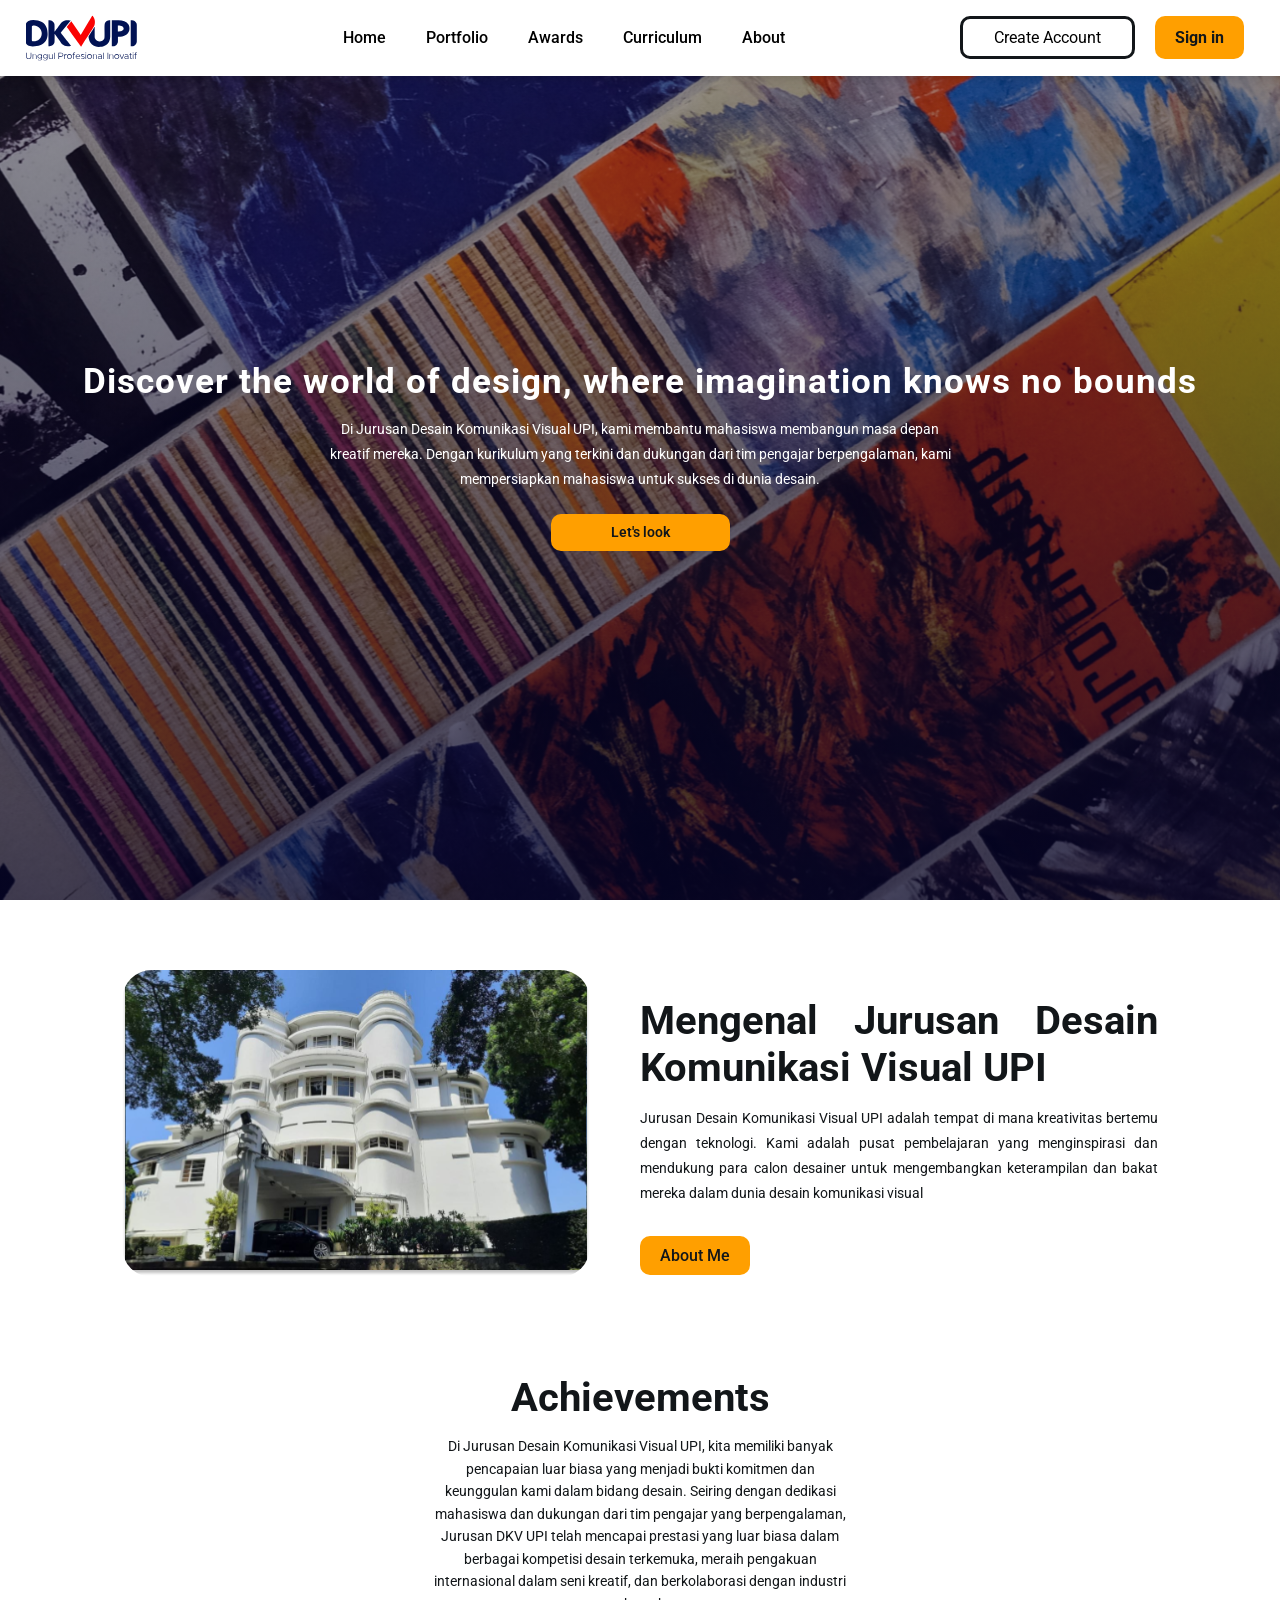
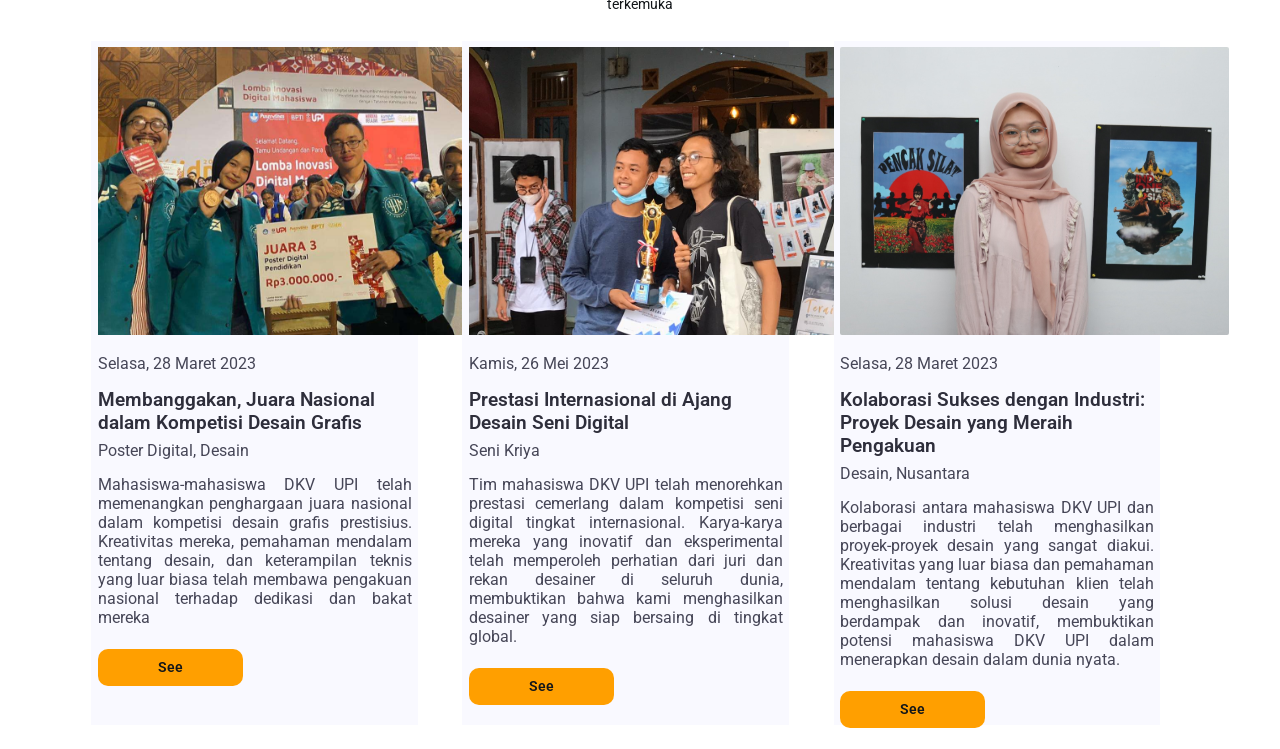
<file: index.html>
<!DOCTYPE html>
<html lang="en">
<head>
    <meta charset="UTF-8">
    <meta name="viewport" content="width=device-width, initial-scale=1.0">
    <title>DKV UPI</title>
    <link rel="stylesheet" href="style.css">

    <!-- BOXICONS LINK -->
    <link rel="stylesheet"
    href="https://unpkg.com/boxicons@latest/css/boxicons.min.css">

    <script src="https://code.jquery.com/jquery-3.7.1.min.js" integrity="sha256-/JqT3SQfawRcv/BIHPThkBvs0OEvtFFmqPF/lYI/Cxo=" crossorigin="anonymous"></script>
</head>
<body>

    <!-- Navigation -->
    
    <nav>
        <img src="images/logo.svg" alt="Logo DKV UPI">
        <div class="navigation">
            <ul>
                <img id="menu-close" src="images/close.png" alt="">
                <li><a class="hover-underline-animation" href="#">Home</a></li>
                <li><a class="hover-underline-animation" href="#">Portfolio</a></li>
                <li><a class="hover-underline-animation" href="#">Awards</a></li>
                <li><a class="hover-underline-animation" href="#">Curriculum</a></li>
                <li><a class="hover-underline-animation" href="#">About</a></li>
            </ul>
        </div>
        <a href="#" class="register" >Create Account</a>
        <a href="#" class="user">Sign in</a>
        <img id="menu-btn" src="images/burger-menu.png" alt="">
    </nav>

    <!-- Hero Section -->

    <section id="home">
        <h1>Discover the world of design, where imagination knows no bounds</h1>
        <p>Di Jurusan Desain Komunikasi Visual UPI, kami membantu mahasiswa membangun masa depan kreatif mereka. Dengan kurikulum yang terkini dan dukungan dari tim pengajar berpengalaman, kami mempersiapkan mahasiswa untuk sukses di dunia desain.</p>
        <div class="btn">
            <a href="#">Let's look</a>
        </div>
    </section>

    <!-- About DKV -->

    <div id="about">
        <div class="container">
            <div class="row">
                <div class="about-col-1">
                    <img src="images/isola.svg" alt="">
                </div>
                <div class="sub-title">
                    <h1>Mengenal Jurusan Desain Komunikasi Visual UPI</h1>
                    <p class="about-text">Jurusan Desain Komunikasi Visual UPI adalah tempat di mana kreativitas bertemu dengan teknologi. Kami adalah pusat pembelajaran yang menginspirasi dan mendukung para calon desainer untuk mengembangkan keterampilan dan bakat mereka dalam dunia desain komunikasi visual</p>
                    <a href="#">About Me</a>
                </div>
            </div>
        </div>
    </div>

    <!-- Achievement Section -->
    
    <section id="features">
        <h1>Achievements</h1>
        <p class="feat-sub-title">Di Jurusan Desain Komunikasi Visual UPI, kita memiliki banyak pencapaian luar biasa yang menjadi bukti komitmen dan keunggulan kami dalam bidang desain. Seiring dengan dedikasi mahasiswa dan dukungan dari tim pengajar yang berpengalaman, Jurusan DKV UPI telah mencapai prestasi yang luar biasa dalam berbagai kompetisi desain terkemuka, meraih pengakuan internasional dalam seni kreatif, dan berkolaborasi dengan industri terkemuka</p>
        <div class="fea-base">
            <div class="fea-box">
                <img src="images/Achieve1.svg" alt="">
                <p>Selasa, 28 Maret 2023</p>
                <h3>Membanggakan, Juara Nasional dalam Kompetisi Desain Grafis</h3>
                <p>Poster Digital, Desain</p>
                <p class="fea-desc">Mahasiswa-mahasiswa DKV UPI telah memenangkan penghargaan juara nasional dalam kompetisi desain grafis prestisius. Kreativitas mereka, pemahaman mendalam tentang desain, dan keterampilan teknis yang luar biasa telah membawa pengakuan nasional terhadap dedikasi dan bakat mereka</p>
                <a href="#">See</a>
            </div>
            <div class="fea-box">
                <img src="images/Achieve2.svg" alt="">
                <p>Kamis, 26 Mei 2023</p>
                <h3>Prestasi Internasional di Ajang Desain Seni Digital</h3>
                <p>Seni Kriya</p>
                <p class="fea-desc">Tim mahasiswa DKV UPI telah menorehkan prestasi cemerlang dalam kompetisi seni digital tingkat internasional. Karya-karya mereka yang inovatif dan eksperimental telah memperoleh perhatian dari juri dan rekan desainer di seluruh dunia, membuktikan bahwa kami menghasilkan desainer yang siap bersaing di tingkat global.</p>
                <a href="#">See</a>
            </div>
            <div class="fea-box">
                <img src="images/Achieve3.svg" alt="">
                <p>Selasa, 28 Maret 2023</p>
                <h3>Kolaborasi Sukses dengan Industri: Proyek Desain yang Meraih Pengakuan</h3>
                <p>Desain, Nusantara</p>
                <p class="fea-desc">Kolaborasi antara mahasiswa DKV UPI dan berbagai industri telah menghasilkan proyek-proyek desain yang sangat diakui. Kreativitas yang luar biasa dan pemahaman mendalam tentang kebutuhan klien telah menghasilkan solusi desain yang berdampak dan inovatif, membuktikan potensi mahasiswa DKV UPI dalam menerapkan desain dalam dunia nyata.</p>
                <a href="#">See</a>
            </div>
        </div>
    </section>
    
    <!-- Our Portofolio -->
    <!-- <section id="features">
        <h1>Our Portfolio</h1>
        <p class="feat-sub-title">kumpulan representatif dari karya, proyek, dan pencapaian seseorang yang digunakan untuk memvisualisasikan dan mendemonstrasikan kemampuan, kreativitas, dan pengalaman mereka dalam suatu bidang tertentu. Portofolio biasanya digunakan oleh individu, seperti desainer grafis, seniman, fotografer, atau profesional kreatif lainnya, untuk mempresentasikan sejarah kerja mereka kepada calon klien, majikan, atau pihak yang tertarik.</p>
        
        <div class="project-container">

            <div class="project">
                <div class="profile-header">
                <img class="profile-picture" src="images/Profile-pict.jpg" alt="">
                    <div class="profile-info">
                        <span class="username">fauzanaztera_</span>
                        <span class="profile-name">Muhammad Fauzan Aztera</span>
                    </div>
                </div>
                <img src="images/Porto1.svg" alt="Project 1">
                <p class="project-desc">Travast a mobile UI/UX design showcasing a seamless travel experience to explore the wonders of tourism in Indonesia!</p>
                <p>UI UX</p>
            </div>
            <div class="project">
                <div class="profile-header">
                <img class="profile-picture" src="images/Profile-pict.jpg" alt="">
                    <div class="profile-info">
                        <span class="username">fauzanaztera_</span>
                        <span class="profile-name">Muhammad Fauzan Aztera</span>
                    </div>
                </div>
                <img src="images/Porto2.svg" alt="Project 2">
                <p class="project-desc">Clever Man merupakan game yang menceritakan seorang siswa yang ingin kabur dari razia rambut.</p>
                <p>Game</p>
            </div>
            <div class="project">
                <div class="profile-header">
                <img class="profile-picture" src="images/Profile-pict.jpg" alt="">
                    <div class="profile-info">
                        <span class="username">fauzanaztera_</span>
                        <span class="profile-name">Muhammad Fauzan Aztera</span>
                    </div>
                </div>
                <img src="images/Porto3.svg" alt="Project 3">
                <p class="project-desc">Midnight in Museum is an educational game that introduces elements of art</p>
                <p>Game</p>
            </div>

        </div>
    </section> -->
<!-- Gallery Section -->
    <!-- <section>
        <div class="container-gallery">
            <div class="left-section-gal">
                <div class="header-gal">
                    <h1>Gallery</h1>
                </div>
                <div class="content-gal">
                    <p>Ruang yang memamerkan beragam kegiatan, proyek, dan pencapaian yang melibatkan mahasiswa dan staf Jurusan Desain Komunikasi Visual (DKV) di Universitas Pendidikan Indonesia (UPI). Galeri ini merupakan wadah untuk merayakan dan membagikan kreativitas, inovasi, serta dedikasi kami dalam dunia desain komunikasi visual</p>
                    <a class="btn-gal">Lets See</a>
                </div>
            </div>
            <div class="right-section-gal">
                <img src="images/Gallery.svg" alt="Gallery Section Pict">
            </div>
        </div>
    </section> -->

    <!-- Hikavi Section -->
    <!-- <section id="Hikavi">
        <div class="container-hikavi">
            <h1>Hikavi</h1>
            <p>Lorem ipsum dolor sit amet consectetur. Viverra dignissim pretium pulvinar massa sollicitudin ultrices eget volutpat semper. Enim risus id ultrices suspendisse. Mauris fames ut lobortis ullamcorper est a facilisis amet elementum. Sapien euismod quis risus vitae. Aliquet mattis urna donec integer aliquam pulvinar non dui sollicitudin. </p>
                <a class="btn-hikavi" href="https://www.instagram.com/hikaviupi/">Instagram Hikavi</a>
        </div>
    </section> -->
    <!-- Finder Section -->
    <!-- <section id="Finder">
        <div class="container-finder">
            <h1>Finder 6: Pusaka</h1>
            <p>Finder DKV UPI adalah acara yang didedikasikan untuk merayakan dan menggali lebih dalam dalam dunia desain komunikasi visual. Acara ini menjadi tempat di mana mahasiswa, dosen, profesional, dan pencinta desain berkumpul untuk berbagi wawasan, ide-ide inovatif, serta pengalaman dalam industri desain. </p>
                <a class="btn-finder" href="https://www.instagram.com/finder_dkv/">Instagram Finder</a>
        </div>
    </section> -->

    <!-- Footer Section -->
    <!-- <section id="Footer">

        <div class="headline-foot">
            <img src="images/dkv_upi.svg" alt="logo dkv upi">
            <h1>Desain Komunikasi Visual</h1>
        </div>
        
        <div class="footer-container">
            <div class="footer-content">
                <h4>Homepage</h4>
                <li><a href="#">Awards</a></li>
                <li><a href="#">Portfolio</a></li>
            </div>
            <div class="footer-content">
                <h4>Portfolio</h4>
                <li><a href="#">Top Selected</a></li>
                <li><a href="#">Dashboard</a></li>
            </div>
            <div class="footer-content">
                <h4>Awards</h4>
                <li><a href="#">Lomba Desain Boardgames 2022</a></li>
                <li><a href="#">Poster Design Competition</a></li>
                <li><a href="#">Management Start up Challenge</a></li>
            </div>
            <div class="footer-content">
                <h4>Curriculum</h4>
                <li><a href="#">Design Graphic</a></li>
                <li><a href="#">Multimedia</a></li>
            </div>
            <div class="footer-content">
                <h4>Generation</h4>
                <li><a href="#">Logo Means</a></li>
                <li><a href="#">Instagram Post</a></li>
            </div>
            <div class="footer-content">
                <h4>Hikavi</h4>
                <li><a href="#">Vision</a></li>
                <li><a href="#">Mision</a></li>
                <li><a href="#">Finder</a></li>
                <li><a href="#">Instagram Post</a></li>
            </div>
            <div class="footer-content">
                <h4>Gallery</h4>
                <li><a href="#">LDKM</a></li>
                <li><a href="#">Ideafest</a></li>
                <li><a href="#">Finder 5</a></li>
            </div>
        </div>
    </section>
    <div class="container-cr">
        <div class="copyright-socmed">
            <p>DKVUPI @2023. All rights reserved.</p>
            <div class="icons">
                <a href="https://www.youtube.com/@DKVUPIOfficial/featured"><i class='bx bxl-youtube' style='color:#ffffff'  ></i></a>
                <a href="#"><i class='bx bxl-facebook' style='color:#ffffff' ></i></i></a>
                <a href="#"><i class='bx bxl-twitter' style='color:#ffffff' ></i></a>
                <a href="https://www.instagram.com/dkvupi/"><i class='bx bxl-instagram' style='color:#ffffff' ></i></a>
                <a href="#"><i class='bx bxl-linkedin' style='color:#ffffff' ></i></a>
            </div>
        </div>
    </div> -->
    
<script>
    $('#menu-btn').click(function(){
        $('nav .navigation ul').addClass('active')
    });
    $('#menu-close').click(function(){
        $('nav .navigation ul').removeClass('active')
    });
</script>

</body>
</html>
</file>
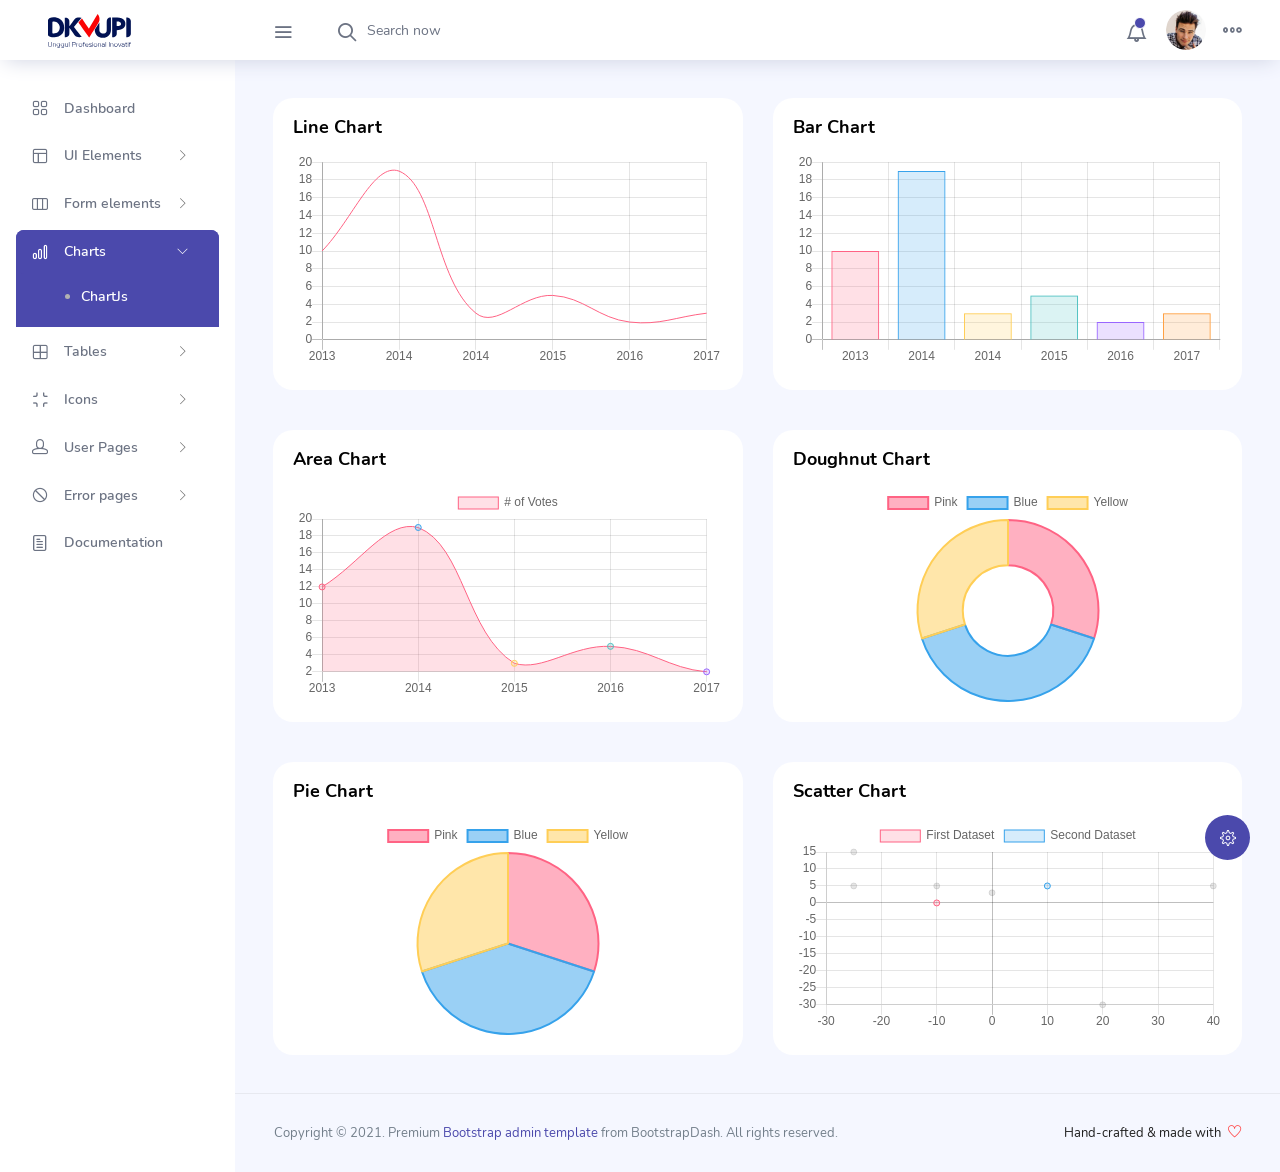
<file: admin/pages/charts/chartjs.html>
<!DOCTYPE html>
<html lang="en">

<head>
  <!-- Required meta tags -->
  <meta charset="utf-8">
  <meta name="viewport" content="width=device-width, initial-scale=1, shrink-to-fit=no">
  <title>Skydash Admin</title>
  <!-- plugins:css -->
  <link rel="stylesheet" href="../../vendors/feather/feather.css">
  <link rel="stylesheet" href="../../vendors/ti-icons/css/themify-icons.css">
  <link rel="stylesheet" href="../../vendors/css/vendor.bundle.base.css">
  <!-- endinject -->
  <!-- Plugin css for this page -->
  <!-- End plugin css for this page -->
  <!-- inject:css -->
  <link rel="stylesheet" href="../../css/vertical-layout-light/style.css">
  <!-- endinject -->
  <link rel="shortcut icon" href="../../images/favicon.png" />
</head>

<body>
  <div class="container-scroller">
    <!-- partial:../../partials/_navbar.html -->
    <nav class="navbar col-lg-12 col-12 p-0 fixed-top d-flex flex-row">
      <div class="text-center navbar-brand-wrapper d-flex align-items-center justify-content-center">
        <a class="navbar-brand brand-logo mr-5" href="../../index.html"><img src="../../images/logo.svg" class="mr-2" alt="logo"/></a>
        <a class="navbar-brand brand-logo-mini" href="../../index.html"><img src="../../images/logo-mini.svg" alt="logo"/></a>
      </div>
      <div class="navbar-menu-wrapper d-flex align-items-center justify-content-end">
        <button class="navbar-toggler navbar-toggler align-self-center" type="button" data-toggle="minimize">
          <span class="icon-menu"></span>
        </button>
        <ul class="navbar-nav mr-lg-2">
          <li class="nav-item nav-search d-none d-lg-block">
            <div class="input-group">
              <div class="input-group-prepend hover-cursor" id="navbar-search-icon">
                <span class="input-group-text" id="search">
                  <i class="icon-search"></i>
                </span>
              </div>
              <input type="text" class="form-control" id="navbar-search-input" placeholder="Search now" aria-label="search" aria-describedby="search">
            </div>
          </li>
        </ul>
        <ul class="navbar-nav navbar-nav-right">
          <li class="nav-item dropdown">
            <a class="nav-link count-indicator dropdown-toggle" id="notificationDropdown" href="#" data-toggle="dropdown">
              <i class="icon-bell mx-0"></i>
              <span class="count"></span>
            </a>
            <div class="dropdown-menu dropdown-menu-right navbar-dropdown preview-list" aria-labelledby="notificationDropdown">
              <p class="mb-0 font-weight-normal float-left dropdown-header">Notifications</p>
              <a class="dropdown-item preview-item">
                <div class="preview-thumbnail">
                  <div class="preview-icon bg-success">
                    <i class="ti-info-alt mx-0"></i>
                  </div>
                </div>
                <div class="preview-item-content">
                  <h6 class="preview-subject font-weight-normal">Application Error</h6>
                  <p class="font-weight-light small-text mb-0 text-muted">
                    Just now
                  </p>
                </div>
              </a>
              <a class="dropdown-item preview-item">
                <div class="preview-thumbnail">
                  <div class="preview-icon bg-warning">
                    <i class="ti-settings mx-0"></i>
                  </div>
                </div>
                <div class="preview-item-content">
                  <h6 class="preview-subject font-weight-normal">Settings</h6>
                  <p class="font-weight-light small-text mb-0 text-muted">
                    Private message
                  </p>
                </div>
              </a>
              <a class="dropdown-item preview-item">
                <div class="preview-thumbnail">
                  <div class="preview-icon bg-info">
                    <i class="ti-user mx-0"></i>
                  </div>
                </div>
                <div class="preview-item-content">
                  <h6 class="preview-subject font-weight-normal">New user registration</h6>
                  <p class="font-weight-light small-text mb-0 text-muted">
                    2 days ago
                  </p>
                </div>
              </a>
            </div>
          </li>
          <li class="nav-item nav-profile dropdown">
            <a class="nav-link dropdown-toggle" href="#" data-toggle="dropdown" id="profileDropdown">
              <img src="../../images/faces/face28.jpg" alt="profile"/>
            </a>
            <div class="dropdown-menu dropdown-menu-right navbar-dropdown" aria-labelledby="profileDropdown">
              <a class="dropdown-item">
                <i class="ti-settings text-primary"></i>
                Settings
              </a>
              <a class="dropdown-item">
                <i class="ti-power-off text-primary"></i>
                Logout
              </a>
            </div>
          </li>
          <li class="nav-item nav-settings d-none d-lg-flex">
            <a class="nav-link" href="#">
              <i class="icon-ellipsis"></i>
            </a>
          </li>
        </ul>
        <button class="navbar-toggler navbar-toggler-right d-lg-none align-self-center" type="button" data-toggle="offcanvas">
          <span class="icon-menu"></span>
        </button>
      </div>
    </nav>
    <!-- partial -->
    <div class="container-fluid page-body-wrapper">
      <!-- partial:../../partials/_settings-panel.html -->
      <div class="theme-setting-wrapper">
        <div id="settings-trigger"><i class="ti-settings"></i></div>
        <div id="theme-settings" class="settings-panel">
          <i class="settings-close ti-close"></i>
          <p class="settings-heading">SIDEBAR SKINS</p>
          <div class="sidebar-bg-options selected" id="sidebar-light-theme"><div class="img-ss rounded-circle bg-light border mr-3"></div>Light</div>
          <div class="sidebar-bg-options" id="sidebar-dark-theme"><div class="img-ss rounded-circle bg-dark border mr-3"></div>Dark</div>
          <p class="settings-heading mt-2">HEADER SKINS</p>
          <div class="color-tiles mx-0 px-4">
            <div class="tiles success"></div>
            <div class="tiles warning"></div>
            <div class="tiles danger"></div>
            <div class="tiles info"></div>
            <div class="tiles dark"></div>
            <div class="tiles default"></div>
          </div>
        </div>
      </div>
      <div id="right-sidebar" class="settings-panel">
        <i class="settings-close ti-close"></i>
        <ul class="nav nav-tabs border-top" id="setting-panel" role="tablist">
          <li class="nav-item">
            <a class="nav-link active" id="todo-tab" data-toggle="tab" href="#todo-section" role="tab" aria-controls="todo-section" aria-expanded="true">TO DO LIST</a>
          </li>
          <li class="nav-item">
            <a class="nav-link" id="chats-tab" data-toggle="tab" href="#chats-section" role="tab" aria-controls="chats-section">CHATS</a>
          </li>
        </ul>
        <div class="tab-content" id="setting-content">
          <div class="tab-pane fade show active scroll-wrapper" id="todo-section" role="tabpanel" aria-labelledby="todo-section">
            <div class="add-items d-flex px-3 mb-0">
              <form class="form w-100">
                <div class="form-group d-flex">
                  <input type="text" class="form-control todo-list-input" placeholder="Add To-do">
                  <button type="submit" class="add btn btn-primary todo-list-add-btn" id="add-task">Add</button>
                </div>
              </form>
            </div>
            <div class="list-wrapper px-3">
              <ul class="d-flex flex-column-reverse todo-list">
                <li>
                  <div class="form-check">
                    <label class="form-check-label">
                      <input class="checkbox" type="checkbox">
                      Team review meeting at 3.00 PM
                    </label>
                  </div>
                  <i class="remove ti-close"></i>
                </li>
                <li>
                  <div class="form-check">
                    <label class="form-check-label">
                      <input class="checkbox" type="checkbox">
                      Prepare for presentation
                    </label>
                  </div>
                  <i class="remove ti-close"></i>
                </li>
                <li>
                  <div class="form-check">
                    <label class="form-check-label">
                      <input class="checkbox" type="checkbox">
                      Resolve all the low priority tickets due today
                    </label>
                  </div>
                  <i class="remove ti-close"></i>
                </li>
                <li class="completed">
                  <div class="form-check">
                    <label class="form-check-label">
                      <input class="checkbox" type="checkbox" checked>
                      Schedule meeting for next week
                    </label>
                  </div>
                  <i class="remove ti-close"></i>
                </li>
                <li class="completed">
                  <div class="form-check">
                    <label class="form-check-label">
                      <input class="checkbox" type="checkbox" checked>
                      Project review
                    </label>
                  </div>
                  <i class="remove ti-close"></i>
                </li>
              </ul>
            </div>
            <h4 class="px-3 text-muted mt-5 font-weight-light mb-0">Events</h4>
            <div class="events pt-4 px-3">
              <div class="wrapper d-flex mb-2">
                <i class="ti-control-record text-primary mr-2"></i>
                <span>Feb 11 2018</span>
              </div>
              <p class="mb-0 font-weight-thin text-gray">Creating component page build a js</p>
              <p class="text-gray mb-0">The total number of sessions</p>
            </div>
            <div class="events pt-4 px-3">
              <div class="wrapper d-flex mb-2">
                <i class="ti-control-record text-primary mr-2"></i>
                <span>Feb 7 2018</span>
              </div>
              <p class="mb-0 font-weight-thin text-gray">Meeting with Alisa</p>
              <p class="text-gray mb-0 ">Call Sarah Graves</p>
            </div>
          </div>
          <!-- To do section tab ends -->
          <div class="tab-pane fade" id="chats-section" role="tabpanel" aria-labelledby="chats-section">
            <div class="d-flex align-items-center justify-content-between border-bottom">
              <p class="settings-heading border-top-0 mb-3 pl-3 pt-0 border-bottom-0 pb-0">Friends</p>
              <small class="settings-heading border-top-0 mb-3 pt-0 border-bottom-0 pb-0 pr-3 font-weight-normal">See All</small>
            </div>
            <ul class="chat-list">
              <li class="list active">
                <div class="profile"><img src="../../images/faces/face1.jpg" alt="image"><span class="online"></span></div>
                <div class="info">
                  <p>Thomas Douglas</p>
                  <p>Available</p>
                </div>
                <small class="text-muted my-auto">19 min</small>
              </li>
              <li class="list">
                <div class="profile"><img src="../../images/faces/face2.jpg" alt="image"><span class="offline"></span></div>
                <div class="info">
                  <div class="wrapper d-flex">
                    <p>Catherine</p>
                  </div>
                  <p>Away</p>
                </div>
                <div class="badge badge-success badge-pill my-auto mx-2">4</div>
                <small class="text-muted my-auto">23 min</small>
              </li>
              <li class="list">
                <div class="profile"><img src="../../images/faces/face3.jpg" alt="image"><span class="online"></span></div>
                <div class="info">
                  <p>Daniel Russell</p>
                  <p>Available</p>
                </div>
                <small class="text-muted my-auto">14 min</small>
              </li>
              <li class="list">
                <div class="profile"><img src="../../images/faces/face4.jpg" alt="image"><span class="offline"></span></div>
                <div class="info">
                  <p>James Richardson</p>
                  <p>Away</p>
                </div>
                <small class="text-muted my-auto">2 min</small>
              </li>
              <li class="list">
                <div class="profile"><img src="../../images/faces/face5.jpg" alt="image"><span class="online"></span></div>
                <div class="info">
                  <p>Madeline Kennedy</p>
                  <p>Available</p>
                </div>
                <small class="text-muted my-auto">5 min</small>
              </li>
              <li class="list">
                <div class="profile"><img src="../../images/faces/face6.jpg" alt="image"><span class="online"></span></div>
                <div class="info">
                  <p>Sarah Graves</p>
                  <p>Available</p>
                </div>
                <small class="text-muted my-auto">47 min</small>
              </li>
            </ul>
          </div>
          <!-- chat tab ends -->
        </div>
      </div>
      <!-- partial -->
      <!-- partial:../../partials/_sidebar.html -->
      <nav class="sidebar sidebar-offcanvas" id="sidebar">
        <ul class="nav">
          <li class="nav-item">
            <a class="nav-link" href="../../index.html">
              <i class="icon-grid menu-icon"></i>
              <span class="menu-title">Dashboard</span>
            </a>
          </li>
          <li class="nav-item">
            <a class="nav-link" data-toggle="collapse" href="#ui-basic" aria-expanded="false" aria-controls="ui-basic">
              <i class="icon-layout menu-icon"></i>
              <span class="menu-title">UI Elements</span>
              <i class="menu-arrow"></i>
            </a>
            <div class="collapse" id="ui-basic">
              <ul class="nav flex-column sub-menu">
                <li class="nav-item"> <a class="nav-link" href="../../pages/ui-features/buttons.html">Buttons</a></li>
                <li class="nav-item"> <a class="nav-link" href="../../pages/ui-features/dropdowns.html">Dropdowns</a></li>
                <li class="nav-item"> <a class="nav-link" href="../../pages/ui-features/typography.html">Typography</a></li>
              </ul>
            </div>
          </li>
          <li class="nav-item">
            <a class="nav-link" data-toggle="collapse" href="#form-elements" aria-expanded="false" aria-controls="form-elements">
              <i class="icon-columns menu-icon"></i>
              <span class="menu-title">Form elements</span>
              <i class="menu-arrow"></i>
            </a>
            <div class="collapse" id="form-elements">
              <ul class="nav flex-column sub-menu">
                <li class="nav-item"><a class="nav-link" href="../../pages/forms/basic_elements.html">Basic Elements</a></li>
              </ul>
            </div>
          </li>
          <li class="nav-item">
            <a class="nav-link" data-toggle="collapse" href="#charts" aria-expanded="false" aria-controls="charts">
              <i class="icon-bar-graph menu-icon"></i>
              <span class="menu-title">Charts</span>
              <i class="menu-arrow"></i>
            </a>
            <div class="collapse" id="charts">
              <ul class="nav flex-column sub-menu">
                <li class="nav-item"> <a class="nav-link" href="../../pages/charts/chartjs.html">ChartJs</a></li>
              </ul>
            </div>
          </li>
          <li class="nav-item">
            <a class="nav-link" data-toggle="collapse" href="#tables" aria-expanded="false" aria-controls="tables">
              <i class="icon-grid-2 menu-icon"></i>
              <span class="menu-title">Tables</span>
              <i class="menu-arrow"></i>
            </a>
            <div class="collapse" id="tables">
              <ul class="nav flex-column sub-menu">
                <li class="nav-item"> <a class="nav-link" href="../../pages/tables/basic-table.html">Basic table</a></li>
              </ul>
            </div>
          </li>
          <li class="nav-item">
            <a class="nav-link" data-toggle="collapse" href="#icons" aria-expanded="false" aria-controls="icons">
              <i class="icon-contract menu-icon"></i>
              <span class="menu-title">Icons</span>
              <i class="menu-arrow"></i>
            </a>
            <div class="collapse" id="icons">
              <ul class="nav flex-column sub-menu">
                <li class="nav-item"> <a class="nav-link" href="../../pages/icons/mdi.html">Mdi icons</a></li>
              </ul>
            </div>
          </li>
          <li class="nav-item">
            <a class="nav-link" data-toggle="collapse" href="#auth" aria-expanded="false" aria-controls="auth">
              <i class="icon-head menu-icon"></i>
              <span class="menu-title">User Pages</span>
              <i class="menu-arrow"></i>
            </a>
            <div class="collapse" id="auth">
              <ul class="nav flex-column sub-menu">
                <li class="nav-item"> <a class="nav-link" href="../../pages/samples/login.html"> Login </a></li>
                <li class="nav-item"> <a class="nav-link" href="../../pages/samples/register.html"> Register </a></li>
              </ul>
            </div>
          </li>
          <li class="nav-item">
            <a class="nav-link" data-toggle="collapse" href="#error" aria-expanded="false" aria-controls="error">
              <i class="icon-ban menu-icon"></i>
              <span class="menu-title">Error pages</span>
              <i class="menu-arrow"></i>
            </a>
            <div class="collapse" id="error">
              <ul class="nav flex-column sub-menu">
                <li class="nav-item"> <a class="nav-link" href="../../pages/samples/error-404.html"> 404 </a></li>
                <li class="nav-item"> <a class="nav-link" href="../../pages/samples/error-500.html"> 500 </a></li>
              </ul>
            </div>
          </li>
          <li class="nav-item">
            <a class="nav-link" href="../../pages/documentation/documentation.html">
              <i class="icon-paper menu-icon"></i>
              <span class="menu-title">Documentation</span>
            </a>
          </li>
        </ul>
      </nav>
      <!-- partial -->
      <div class="main-panel">
        <div class="content-wrapper">
          <div class="row">
            <div class="col-lg-6 grid-margin stretch-card">
              <div class="card">
                <div class="card-body">
                  <h4 class="card-title">Line chart</h4>
                  <canvas id="lineChart"></canvas>
                </div>
              </div>
            </div>
            <div class="col-lg-6 grid-margin stretch-card">
              <div class="card">
                <div class="card-body">
                  <h4 class="card-title">Bar chart</h4>
                  <canvas id="barChart"></canvas>
                </div>
              </div>
            </div>
          </div>
          <div class="row">
            <div class="col-lg-6 grid-margin stretch-card">
              <div class="card">
                <div class="card-body">
                  <h4 class="card-title">Area chart</h4>
                  <canvas id="areaChart"></canvas>
                </div>
              </div>
            </div>
            <div class="col-lg-6 grid-margin stretch-card">
              <div class="card">
                <div class="card-body">
                  <h4 class="card-title">Doughnut chart</h4>
                  <canvas id="doughnutChart"></canvas>
                </div>
              </div>
            </div>
          </div>
          <div class="row">
            <div class="col-lg-6 grid-margin grid-margin-lg-0 stretch-card">
              <div class="card">
                <div class="card-body">
                  <h4 class="card-title">Pie chart</h4>
                  <canvas id="pieChart"></canvas>
                </div>
              </div>
            </div>
            <div class="col-lg-6 grid-margin grid-margin-lg-0 stretch-card">
              <div class="card">
                <div class="card-body">
                  <h4 class="card-title">Scatter chart</h4>
                  <canvas id="scatterChart"></canvas>
                </div>
              </div>
            </div>
          </div>
        </div>
        <!-- content-wrapper ends -->
        <!-- partial:../../partials/_footer.html -->
        <footer class="footer">
          <div class="d-sm-flex justify-content-center justify-content-sm-between">
            <span class="text-muted text-center text-sm-left d-block d-sm-inline-block">Copyright © 2021.  Premium <a href="https://www.bootstrapdash.com/" target="_blank">Bootstrap admin template</a> from BootstrapDash. All rights reserved.</span>
            <span class="float-none float-sm-right d-block mt-1 mt-sm-0 text-center">Hand-crafted & made with <i class="ti-heart text-danger ml-1"></i></span>
          </div>
        </footer>
        <!-- partial -->
      </div>
      <!-- main-panel ends -->
    </div>
    <!-- page-body-wrapper ends -->
  </div>
  <!-- container-scroller -->
  <!-- plugins:js -->
  <script src="../../vendors/js/vendor.bundle.base.js"></script>
  <!-- endinject -->
  <!-- Plugin js for this page -->
  <script src="../../vendors/chart.js/Chart.min.js"></script>
  <!-- End plugin js for this page -->
  <!-- inject:js -->
  <script src="../../js/off-canvas.js"></script>
  <script src="../../js/hoverable-collapse.js"></script>
  <script src="../../js/template.js"></script>
  <script src="../../js/settings.js"></script>
  <script src="../../js/todolist.js"></script>
  <!-- endinject -->
  <!-- Custom js for this page-->
  <script src="../../js/chart.js"></script>
  <!-- End custom js for this page-->
</body>

</html>
</file>
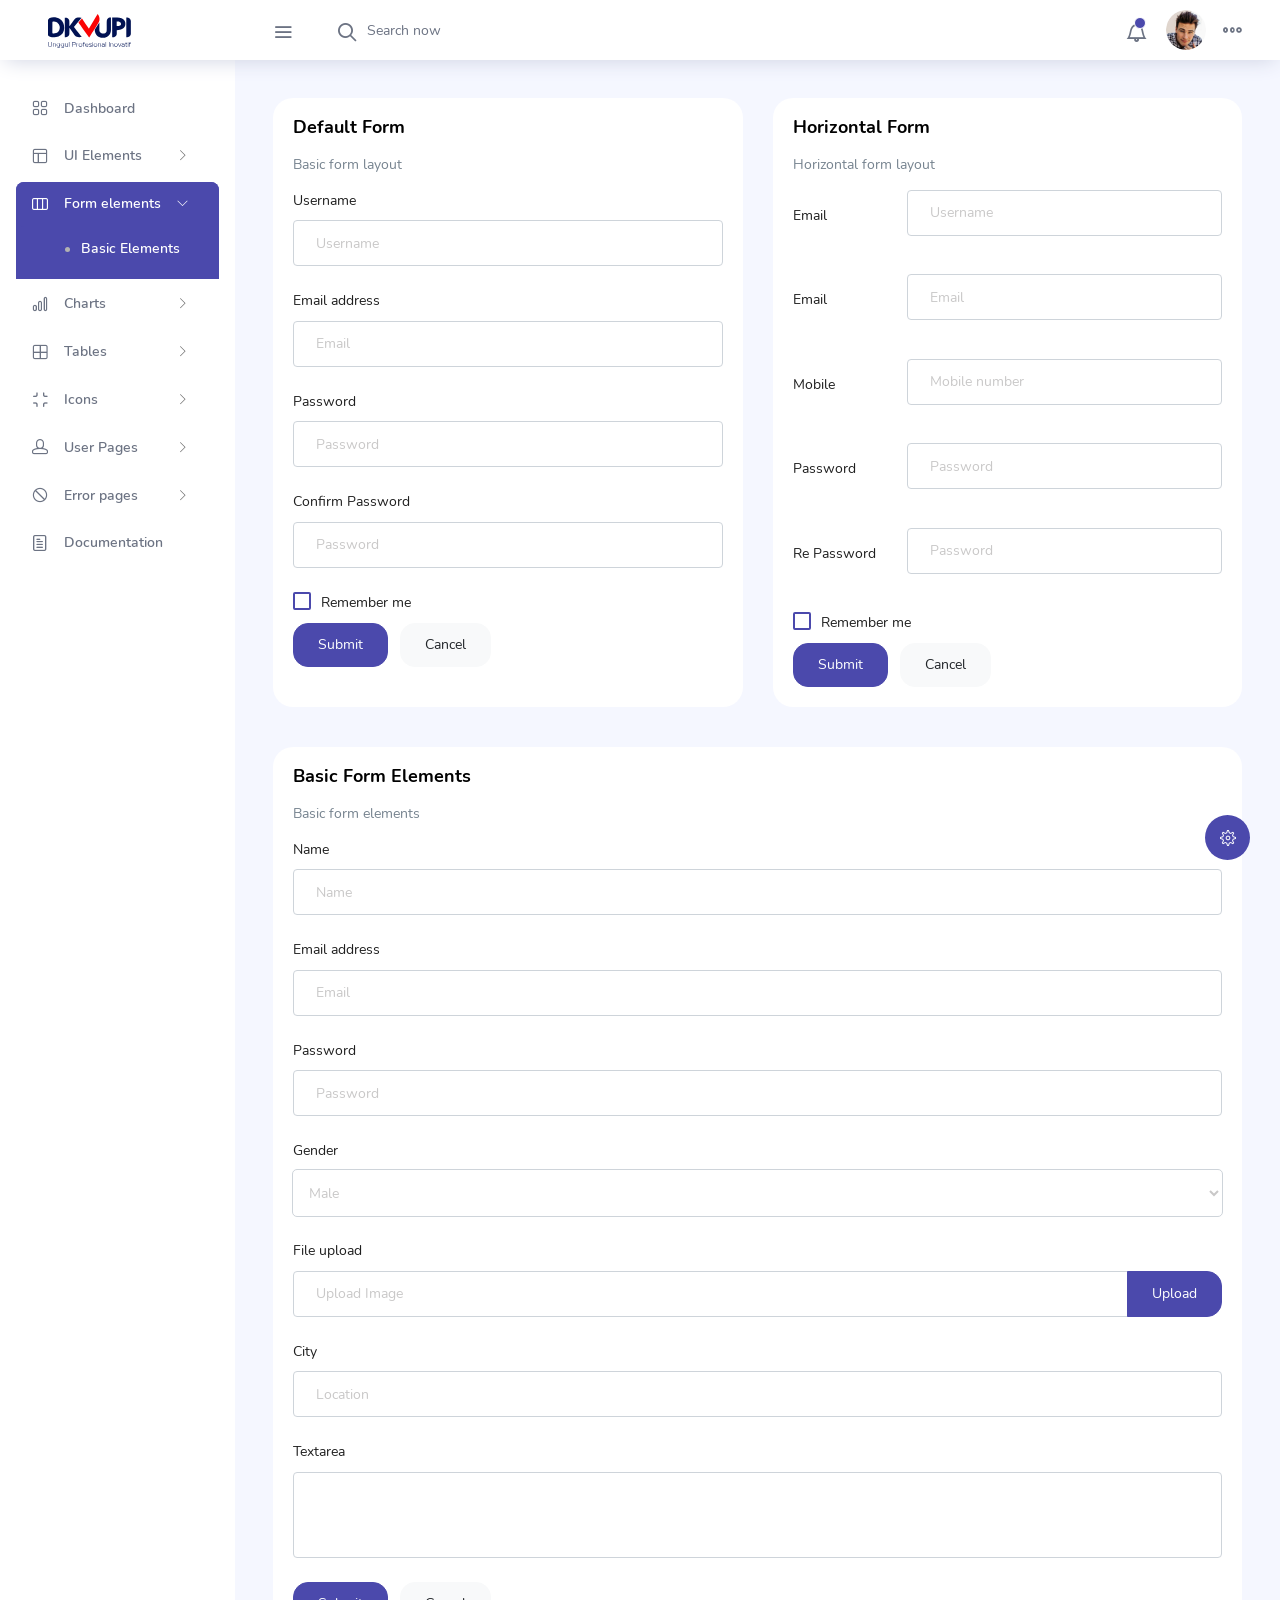
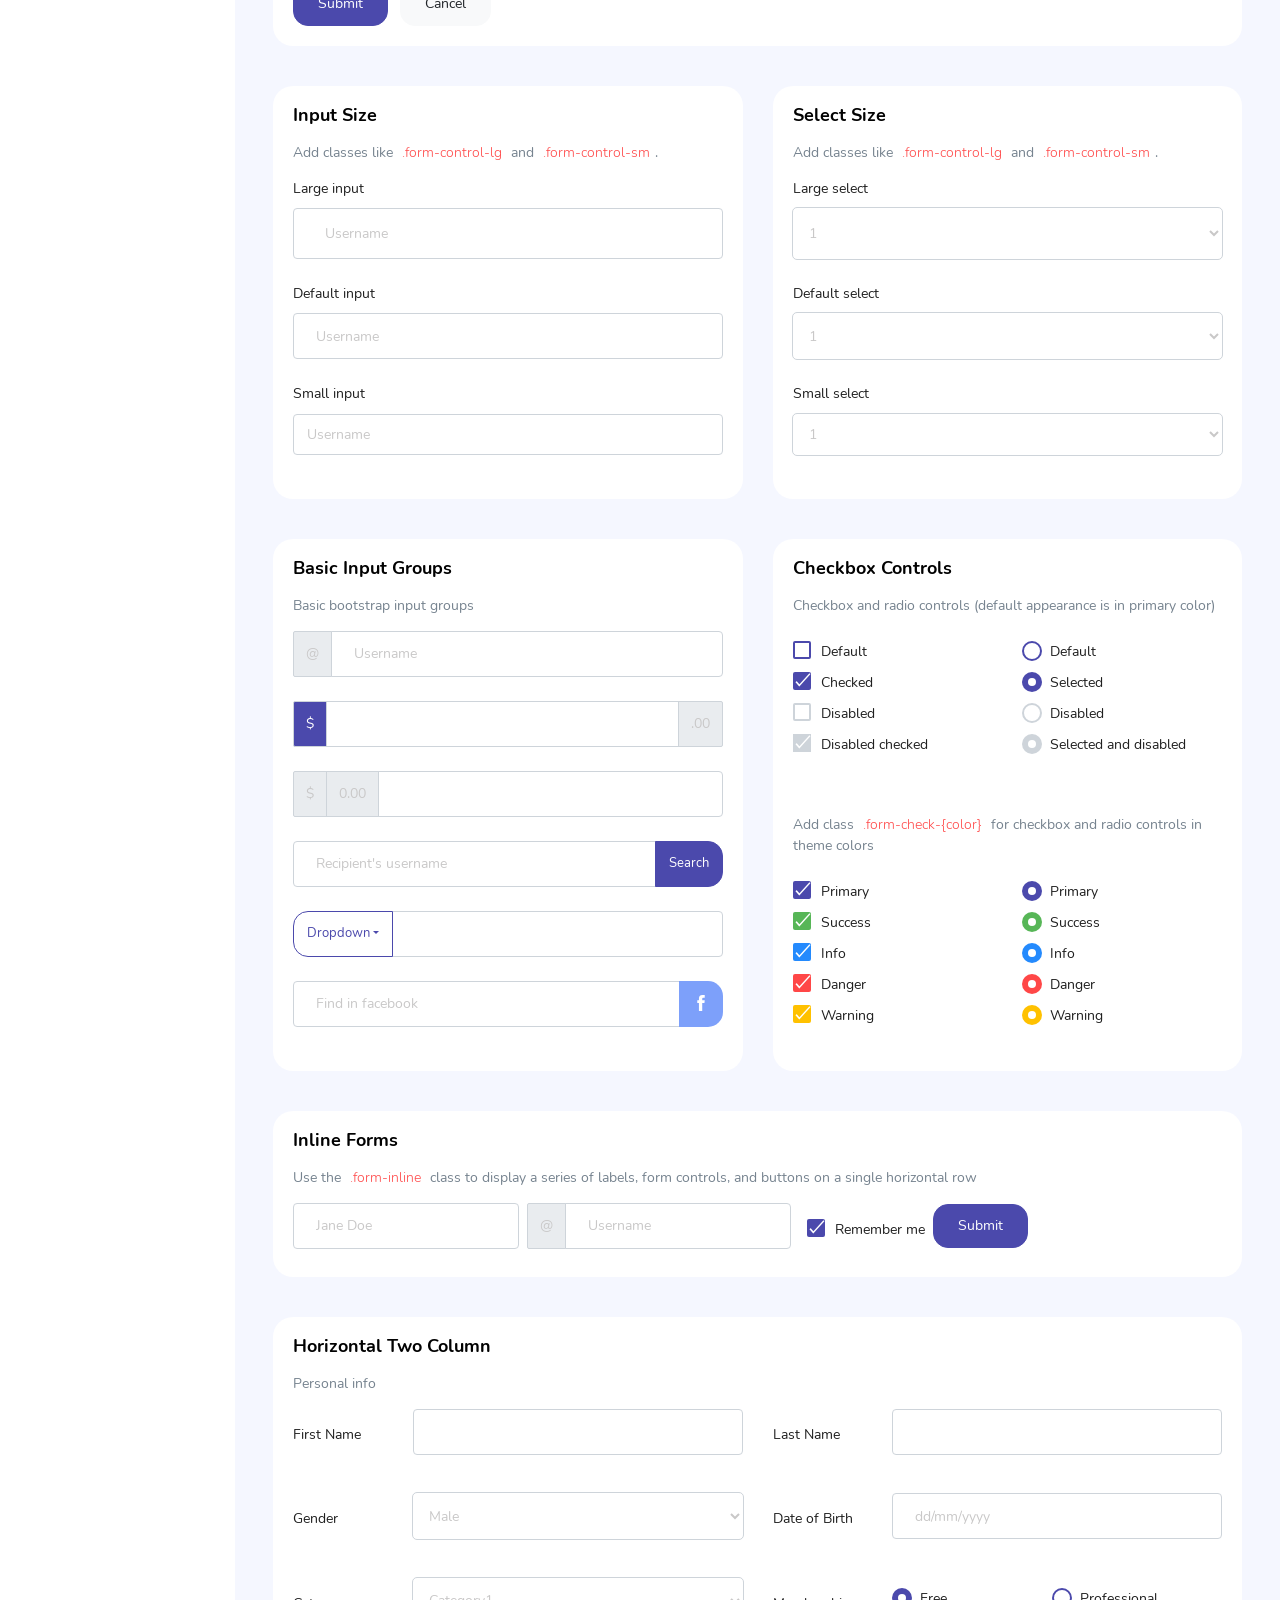
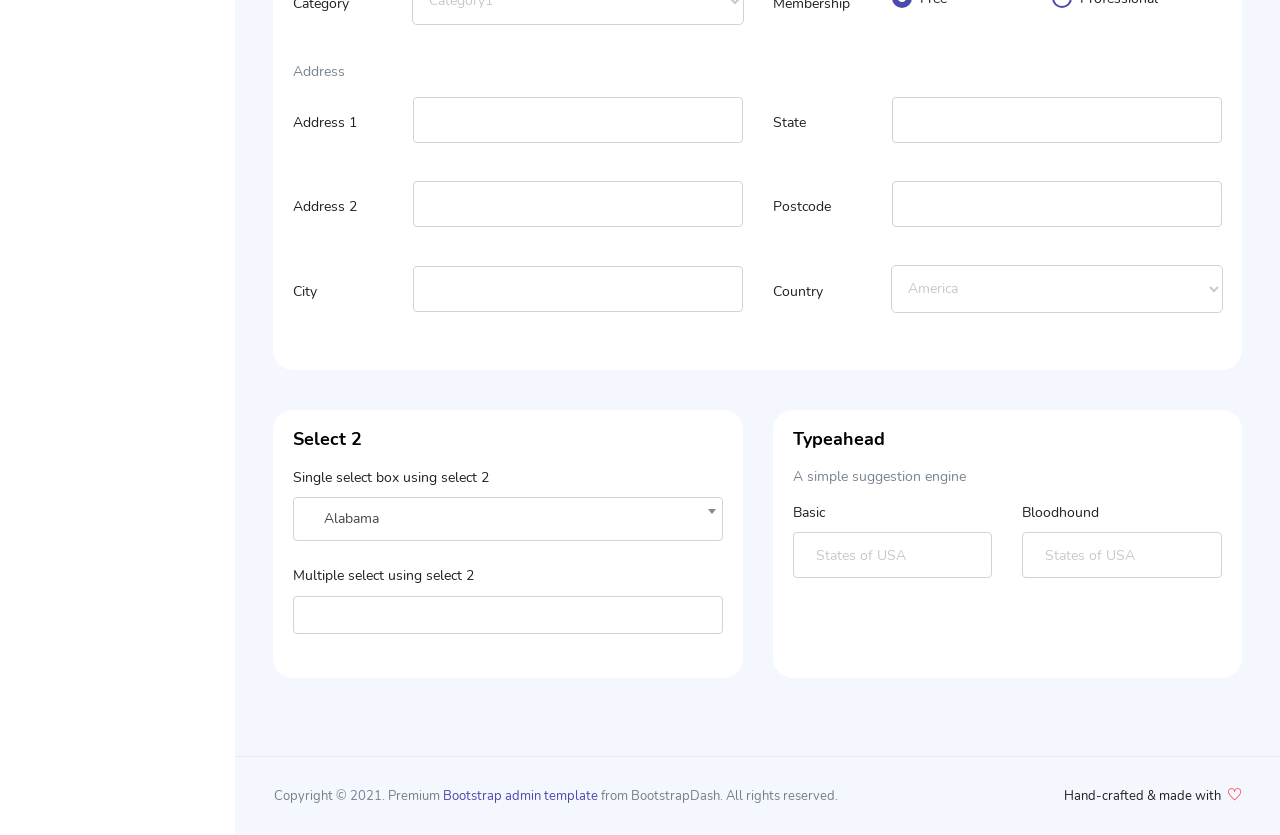
<file: admin/pages/forms/basic_elements.html>
<!DOCTYPE html>
<html lang="en">

<head>
  <!-- Required meta tags -->
  <meta charset="utf-8">
  <meta name="viewport" content="width=device-width, initial-scale=1, shrink-to-fit=no">
  <title>Skydash Admin</title>
  <!-- plugins:css -->
  <link rel="stylesheet" href="../../vendors/feather/feather.css">
  <link rel="stylesheet" href="../../vendors/ti-icons/css/themify-icons.css">
  <link rel="stylesheet" href="../../vendors/css/vendor.bundle.base.css">
  <!-- endinject -->
  <!-- Plugin css for this page -->
  <link rel="stylesheet" href="../../vendors/select2/select2.min.css">
  <link rel="stylesheet" href="../../vendors/select2-bootstrap-theme/select2-bootstrap.min.css">
  <!-- End plugin css for this page -->
  <!-- inject:css -->
  <link rel="stylesheet" href="../../css/vertical-layout-light/style.css">
  <!-- endinject -->
  <link rel="shortcut icon" href="../../images/favicon.png" />
</head>

<body>
  <div class="container-scroller">
    <!-- partial:../../partials/_navbar.html -->
    <nav class="navbar col-lg-12 col-12 p-0 fixed-top d-flex flex-row">
      <div class="text-center navbar-brand-wrapper d-flex align-items-center justify-content-center">
        <a class="navbar-brand brand-logo mr-5" href="../../index.html"><img src="../../images/logo.svg" class="mr-2" alt="logo"/></a>
        <a class="navbar-brand brand-logo-mini" href="../../index.html"><img src="../../images/logo-mini.svg" alt="logo"/></a>
      </div>
      <div class="navbar-menu-wrapper d-flex align-items-center justify-content-end">
        <button class="navbar-toggler navbar-toggler align-self-center" type="button" data-toggle="minimize">
          <span class="icon-menu"></span>
        </button>
        <ul class="navbar-nav mr-lg-2">
          <li class="nav-item nav-search d-none d-lg-block">
            <div class="input-group">
              <div class="input-group-prepend hover-cursor" id="navbar-search-icon">
                <span class="input-group-text" id="search">
                  <i class="icon-search"></i>
                </span>
              </div>
              <input type="text" class="form-control" id="navbar-search-input" placeholder="Search now" aria-label="search" aria-describedby="search">
            </div>
          </li>
        </ul>
        <ul class="navbar-nav navbar-nav-right">
          <li class="nav-item dropdown">
            <a class="nav-link count-indicator dropdown-toggle" id="notificationDropdown" href="#" data-toggle="dropdown">
              <i class="icon-bell mx-0"></i>
              <span class="count"></span>
            </a>
            <div class="dropdown-menu dropdown-menu-right navbar-dropdown preview-list" aria-labelledby="notificationDropdown">
              <p class="mb-0 font-weight-normal float-left dropdown-header">Notifications</p>
              <a class="dropdown-item preview-item">
                <div class="preview-thumbnail">
                  <div class="preview-icon bg-success">
                    <i class="ti-info-alt mx-0"></i>
                  </div>
                </div>
                <div class="preview-item-content">
                  <h6 class="preview-subject font-weight-normal">Application Error</h6>
                  <p class="font-weight-light small-text mb-0 text-muted">
                    Just now
                  </p>
                </div>
              </a>
              <a class="dropdown-item preview-item">
                <div class="preview-thumbnail">
                  <div class="preview-icon bg-warning">
                    <i class="ti-settings mx-0"></i>
                  </div>
                </div>
                <div class="preview-item-content">
                  <h6 class="preview-subject font-weight-normal">Settings</h6>
                  <p class="font-weight-light small-text mb-0 text-muted">
                    Private message
                  </p>
                </div>
              </a>
              <a class="dropdown-item preview-item">
                <div class="preview-thumbnail">
                  <div class="preview-icon bg-info">
                    <i class="ti-user mx-0"></i>
                  </div>
                </div>
                <div class="preview-item-content">
                  <h6 class="preview-subject font-weight-normal">New user registration</h6>
                  <p class="font-weight-light small-text mb-0 text-muted">
                    2 days ago
                  </p>
                </div>
              </a>
            </div>
          </li>
          <li class="nav-item nav-profile dropdown">
            <a class="nav-link dropdown-toggle" href="#" data-toggle="dropdown" id="profileDropdown">
              <img src="../../images/faces/face28.jpg" alt="profile"/>
            </a>
            <div class="dropdown-menu dropdown-menu-right navbar-dropdown" aria-labelledby="profileDropdown">
              <a class="dropdown-item">
                <i class="ti-settings text-primary"></i>
                Settings
              </a>
              <a class="dropdown-item">
                <i class="ti-power-off text-primary"></i>
                Logout
              </a>
            </div>
          </li>
          <li class="nav-item nav-settings d-none d-lg-flex">
            <a class="nav-link" href="#">
              <i class="icon-ellipsis"></i>
            </a>
          </li>
        </ul>
        <button class="navbar-toggler navbar-toggler-right d-lg-none align-self-center" type="button" data-toggle="offcanvas">
          <span class="icon-menu"></span>
        </button>
      </div>
    </nav>
    <!-- partial -->
    <div class="container-fluid page-body-wrapper">
      <!-- partial:../../partials/_settings-panel.html -->
      <div class="theme-setting-wrapper">
        <div id="settings-trigger"><i class="ti-settings"></i></div>
        <div id="theme-settings" class="settings-panel">
          <i class="settings-close ti-close"></i>
          <p class="settings-heading">SIDEBAR SKINS</p>
          <div class="sidebar-bg-options selected" id="sidebar-light-theme"><div class="img-ss rounded-circle bg-light border mr-3"></div>Light</div>
          <div class="sidebar-bg-options" id="sidebar-dark-theme"><div class="img-ss rounded-circle bg-dark border mr-3"></div>Dark</div>
          <p class="settings-heading mt-2">HEADER SKINS</p>
          <div class="color-tiles mx-0 px-4">
            <div class="tiles success"></div>
            <div class="tiles warning"></div>
            <div class="tiles danger"></div>
            <div class="tiles info"></div>
            <div class="tiles dark"></div>
            <div class="tiles default"></div>
          </div>
        </div>
      </div>
      <div id="right-sidebar" class="settings-panel">
        <i class="settings-close ti-close"></i>
        <ul class="nav nav-tabs border-top" id="setting-panel" role="tablist">
          <li class="nav-item">
            <a class="nav-link active" id="todo-tab" data-toggle="tab" href="#todo-section" role="tab" aria-controls="todo-section" aria-expanded="true">TO DO LIST</a>
          </li>
          <li class="nav-item">
            <a class="nav-link" id="chats-tab" data-toggle="tab" href="#chats-section" role="tab" aria-controls="chats-section">CHATS</a>
          </li>
        </ul>
        <div class="tab-content" id="setting-content">
          <div class="tab-pane fade show active scroll-wrapper" id="todo-section" role="tabpanel" aria-labelledby="todo-section">
            <div class="add-items d-flex px-3 mb-0">
              <form class="form w-100">
                <div class="form-group d-flex">
                  <input type="text" class="form-control todo-list-input" placeholder="Add To-do">
                  <button type="submit" class="add btn btn-primary todo-list-add-btn" id="add-task">Add</button>
                </div>
              </form>
            </div>
            <div class="list-wrapper px-3">
              <ul class="d-flex flex-column-reverse todo-list">
                <li>
                  <div class="form-check">
                    <label class="form-check-label">
                      <input class="checkbox" type="checkbox">
                      Team review meeting at 3.00 PM
                    </label>
                  </div>
                  <i class="remove ti-close"></i>
                </li>
                <li>
                  <div class="form-check">
                    <label class="form-check-label">
                      <input class="checkbox" type="checkbox">
                      Prepare for presentation
                    </label>
                  </div>
                  <i class="remove ti-close"></i>
                </li>
                <li>
                  <div class="form-check">
                    <label class="form-check-label">
                      <input class="checkbox" type="checkbox">
                      Resolve all the low priority tickets due today
                    </label>
                  </div>
                  <i class="remove ti-close"></i>
                </li>
                <li class="completed">
                  <div class="form-check">
                    <label class="form-check-label">
                      <input class="checkbox" type="checkbox" checked>
                      Schedule meeting for next week
                    </label>
                  </div>
                  <i class="remove ti-close"></i>
                </li>
                <li class="completed">
                  <div class="form-check">
                    <label class="form-check-label">
                      <input class="checkbox" type="checkbox" checked>
                      Project review
                    </label>
                  </div>
                  <i class="remove ti-close"></i>
                </li>
              </ul>
            </div>
            <h4 class="px-3 text-muted mt-5 font-weight-light mb-0">Events</h4>
            <div class="events pt-4 px-3">
              <div class="wrapper d-flex mb-2">
                <i class="ti-control-record text-primary mr-2"></i>
                <span>Feb 11 2018</span>
              </div>
              <p class="mb-0 font-weight-thin text-gray">Creating component page build a js</p>
              <p class="text-gray mb-0">The total number of sessions</p>
            </div>
            <div class="events pt-4 px-3">
              <div class="wrapper d-flex mb-2">
                <i class="ti-control-record text-primary mr-2"></i>
                <span>Feb 7 2018</span>
              </div>
              <p class="mb-0 font-weight-thin text-gray">Meeting with Alisa</p>
              <p class="text-gray mb-0 ">Call Sarah Graves</p>
            </div>
          </div>
          <!-- To do section tab ends -->
          <div class="tab-pane fade" id="chats-section" role="tabpanel" aria-labelledby="chats-section">
            <div class="d-flex align-items-center justify-content-between border-bottom">
              <p class="settings-heading border-top-0 mb-3 pl-3 pt-0 border-bottom-0 pb-0">Friends</p>
              <small class="settings-heading border-top-0 mb-3 pt-0 border-bottom-0 pb-0 pr-3 font-weight-normal">See All</small>
            </div>
            <ul class="chat-list">
              <li class="list active">
                <div class="profile"><img src="../../images/faces/face1.jpg" alt="image"><span class="online"></span></div>
                <div class="info">
                  <p>Thomas Douglas</p>
                  <p>Available</p>
                </div>
                <small class="text-muted my-auto">19 min</small>
              </li>
              <li class="list">
                <div class="profile"><img src="../../images/faces/face2.jpg" alt="image"><span class="offline"></span></div>
                <div class="info">
                  <div class="wrapper d-flex">
                    <p>Catherine</p>
                  </div>
                  <p>Away</p>
                </div>
                <div class="badge badge-success badge-pill my-auto mx-2">4</div>
                <small class="text-muted my-auto">23 min</small>
              </li>
              <li class="list">
                <div class="profile"><img src="../../images/faces/face3.jpg" alt="image"><span class="online"></span></div>
                <div class="info">
                  <p>Daniel Russell</p>
                  <p>Available</p>
                </div>
                <small class="text-muted my-auto">14 min</small>
              </li>
              <li class="list">
                <div class="profile"><img src="../../images/faces/face4.jpg" alt="image"><span class="offline"></span></div>
                <div class="info">
                  <p>James Richardson</p>
                  <p>Away</p>
                </div>
                <small class="text-muted my-auto">2 min</small>
              </li>
              <li class="list">
                <div class="profile"><img src="../../images/faces/face5.jpg" alt="image"><span class="online"></span></div>
                <div class="info">
                  <p>Madeline Kennedy</p>
                  <p>Available</p>
                </div>
                <small class="text-muted my-auto">5 min</small>
              </li>
              <li class="list">
                <div class="profile"><img src="../../images/faces/face6.jpg" alt="image"><span class="online"></span></div>
                <div class="info">
                  <p>Sarah Graves</p>
                  <p>Available</p>
                </div>
                <small class="text-muted my-auto">47 min</small>
              </li>
            </ul>
          </div>
          <!-- chat tab ends -->
        </div>
      </div>
      <!-- partial -->
      <!-- partial:../../partials/_sidebar.html -->
      <nav class="sidebar sidebar-offcanvas" id="sidebar">
        <ul class="nav">
          <li class="nav-item">
            <a class="nav-link" href="../../index.html">
              <i class="icon-grid menu-icon"></i>
              <span class="menu-title">Dashboard</span>
            </a>
          </li>
          <li class="nav-item">
            <a class="nav-link" data-toggle="collapse" href="#ui-basic" aria-expanded="false" aria-controls="ui-basic">
              <i class="icon-layout menu-icon"></i>
              <span class="menu-title">UI Elements</span>
              <i class="menu-arrow"></i>
            </a>
            <div class="collapse" id="ui-basic">
              <ul class="nav flex-column sub-menu">
                <li class="nav-item"> <a class="nav-link" href="../../pages/ui-features/buttons.html">Buttons</a></li>
                <li class="nav-item"> <a class="nav-link" href="../../pages/ui-features/dropdowns.html">Dropdowns</a></li>
                <li class="nav-item"> <a class="nav-link" href="../../pages/ui-features/typography.html">Typography</a></li>
              </ul>
            </div>
          </li>
          <li class="nav-item">
            <a class="nav-link" data-toggle="collapse" href="#form-elements" aria-expanded="false" aria-controls="form-elements">
              <i class="icon-columns menu-icon"></i>
              <span class="menu-title">Form elements</span>
              <i class="menu-arrow"></i>
            </a>
            <div class="collapse" id="form-elements">
              <ul class="nav flex-column sub-menu">
                <li class="nav-item"><a class="nav-link" href="../../pages/forms/basic_elements.html">Basic Elements</a></li>
              </ul>
            </div>
          </li>
          <li class="nav-item">
            <a class="nav-link" data-toggle="collapse" href="#charts" aria-expanded="false" aria-controls="charts">
              <i class="icon-bar-graph menu-icon"></i>
              <span class="menu-title">Charts</span>
              <i class="menu-arrow"></i>
            </a>
            <div class="collapse" id="charts">
              <ul class="nav flex-column sub-menu">
                <li class="nav-item"> <a class="nav-link" href="../../pages/charts/chartjs.html">ChartJs</a></li>
              </ul>
            </div>
          </li>
          <li class="nav-item">
            <a class="nav-link" data-toggle="collapse" href="#tables" aria-expanded="false" aria-controls="tables">
              <i class="icon-grid-2 menu-icon"></i>
              <span class="menu-title">Tables</span>
              <i class="menu-arrow"></i>
            </a>
            <div class="collapse" id="tables">
              <ul class="nav flex-column sub-menu">
                <li class="nav-item"> <a class="nav-link" href="../../pages/tables/basic-table.html">Basic table</a></li>
              </ul>
            </div>
          </li>
          <li class="nav-item">
            <a class="nav-link" data-toggle="collapse" href="#icons" aria-expanded="false" aria-controls="icons">
              <i class="icon-contract menu-icon"></i>
              <span class="menu-title">Icons</span>
              <i class="menu-arrow"></i>
            </a>
            <div class="collapse" id="icons">
              <ul class="nav flex-column sub-menu">
                <li class="nav-item"> <a class="nav-link" href="../../pages/icons/mdi.html">Mdi icons</a></li>
              </ul>
            </div>
          </li>
          <li class="nav-item">
            <a class="nav-link" data-toggle="collapse" href="#auth" aria-expanded="false" aria-controls="auth">
              <i class="icon-head menu-icon"></i>
              <span class="menu-title">User Pages</span>
              <i class="menu-arrow"></i>
            </a>
            <div class="collapse" id="auth">
              <ul class="nav flex-column sub-menu">
                <li class="nav-item"> <a class="nav-link" href="../../pages/samples/login.html"> Login </a></li>
                <li class="nav-item"> <a class="nav-link" href="../../pages/samples/register.html"> Register </a></li>
              </ul>
            </div>
          </li>
          <li class="nav-item">
            <a class="nav-link" data-toggle="collapse" href="#error" aria-expanded="false" aria-controls="error">
              <i class="icon-ban menu-icon"></i>
              <span class="menu-title">Error pages</span>
              <i class="menu-arrow"></i>
            </a>
            <div class="collapse" id="error">
              <ul class="nav flex-column sub-menu">
                <li class="nav-item"> <a class="nav-link" href="../../pages/samples/error-404.html"> 404 </a></li>
                <li class="nav-item"> <a class="nav-link" href="../../pages/samples/error-500.html"> 500 </a></li>
              </ul>
            </div>
          </li>
          <li class="nav-item">
            <a class="nav-link" href="../../pages/documentation/documentation.html">
              <i class="icon-paper menu-icon"></i>
              <span class="menu-title">Documentation</span>
            </a>
          </li>
        </ul>
      </nav>
      <!-- partial -->
      <div class="main-panel">        
        <div class="content-wrapper">
          <div class="row">
            <div class="col-md-6 grid-margin stretch-card">
              <div class="card">
                <div class="card-body">
                  <h4 class="card-title">Default form</h4>
                  <p class="card-description">
                    Basic form layout
                  </p>
                  <form class="forms-sample">
                    <div class="form-group">
                      <label for="exampleInputUsername1">Username</label>
                      <input type="text" class="form-control" id="exampleInputUsername1" placeholder="Username">
                    </div>
                    <div class="form-group">
                      <label for="exampleInputEmail1">Email address</label>
                      <input type="email" class="form-control" id="exampleInputEmail1" placeholder="Email">
                    </div>
                    <div class="form-group">
                      <label for="exampleInputPassword1">Password</label>
                      <input type="password" class="form-control" id="exampleInputPassword1" placeholder="Password">
                    </div>
                    <div class="form-group">
                      <label for="exampleInputConfirmPassword1">Confirm Password</label>
                      <input type="password" class="form-control" id="exampleInputConfirmPassword1" placeholder="Password">
                    </div>
                    <div class="form-check form-check-flat form-check-primary">
                      <label class="form-check-label">
                        <input type="checkbox" class="form-check-input">
                        Remember me
                      </label>
                    </div>
                    <button type="submit" class="btn btn-primary mr-2">Submit</button>
                    <button class="btn btn-light">Cancel</button>
                  </form>
                </div>
              </div>
            </div>
            <div class="col-md-6 grid-margin stretch-card">
              <div class="card">
                <div class="card-body">
                  <h4 class="card-title">Horizontal Form</h4>
                  <p class="card-description">
                    Horizontal form layout
                  </p>
                  <form class="forms-sample">
                    <div class="form-group row">
                      <label for="exampleInputUsername2" class="col-sm-3 col-form-label">Email</label>
                      <div class="col-sm-9">
                        <input type="text" class="form-control" id="exampleInputUsername2" placeholder="Username">
                      </div>
                    </div>
                    <div class="form-group row">
                      <label for="exampleInputEmail2" class="col-sm-3 col-form-label">Email</label>
                      <div class="col-sm-9">
                        <input type="email" class="form-control" id="exampleInputEmail2" placeholder="Email">
                      </div>
                    </div>
                    <div class="form-group row">
                      <label for="exampleInputMobile" class="col-sm-3 col-form-label">Mobile</label>
                      <div class="col-sm-9">
                        <input type="text" class="form-control" id="exampleInputMobile" placeholder="Mobile number">
                      </div>
                    </div>
                    <div class="form-group row">
                      <label for="exampleInputPassword2" class="col-sm-3 col-form-label">Password</label>
                      <div class="col-sm-9">
                        <input type="password" class="form-control" id="exampleInputPassword2" placeholder="Password">
                      </div>
                    </div>
                    <div class="form-group row">
                      <label for="exampleInputConfirmPassword2" class="col-sm-3 col-form-label">Re Password</label>
                      <div class="col-sm-9">
                        <input type="password" class="form-control" id="exampleInputConfirmPassword2" placeholder="Password">
                      </div>
                    </div>
                    <div class="form-check form-check-flat form-check-primary">
                      <label class="form-check-label">
                        <input type="checkbox" class="form-check-input">
                        Remember me
                      </label>
                    </div>
                    <button type="submit" class="btn btn-primary mr-2">Submit</button>
                    <button class="btn btn-light">Cancel</button>
                  </form>
                </div>
              </div>
            </div>
            <div class="col-12 grid-margin stretch-card">
              <div class="card">
                <div class="card-body">
                  <h4 class="card-title">Basic form elements</h4>
                  <p class="card-description">
                    Basic form elements
                  </p>
                  <form class="forms-sample">
                    <div class="form-group">
                      <label for="exampleInputName1">Name</label>
                      <input type="text" class="form-control" id="exampleInputName1" placeholder="Name">
                    </div>
                    <div class="form-group">
                      <label for="exampleInputEmail3">Email address</label>
                      <input type="email" class="form-control" id="exampleInputEmail3" placeholder="Email">
                    </div>
                    <div class="form-group">
                      <label for="exampleInputPassword4">Password</label>
                      <input type="password" class="form-control" id="exampleInputPassword4" placeholder="Password">
                    </div>
                    <div class="form-group">
                      <label for="exampleSelectGender">Gender</label>
                        <select class="form-control" id="exampleSelectGender">
                          <option>Male</option>
                          <option>Female</option>
                        </select>
                      </div>
                    <div class="form-group">
                      <label>File upload</label>
                      <input type="file" name="img[]" class="file-upload-default">
                      <div class="input-group col-xs-12">
                        <input type="text" class="form-control file-upload-info" disabled placeholder="Upload Image">
                        <span class="input-group-append">
                          <button class="file-upload-browse btn btn-primary" type="button">Upload</button>
                        </span>
                      </div>
                    </div>
                    <div class="form-group">
                      <label for="exampleInputCity1">City</label>
                      <input type="text" class="form-control" id="exampleInputCity1" placeholder="Location">
                    </div>
                    <div class="form-group">
                      <label for="exampleTextarea1">Textarea</label>
                      <textarea class="form-control" id="exampleTextarea1" rows="4"></textarea>
                    </div>
                    <button type="submit" class="btn btn-primary mr-2">Submit</button>
                    <button class="btn btn-light">Cancel</button>
                  </form>
                </div>
              </div>
            </div>
            <div class="col-md-6 grid-margin stretch-card">
              <div class="card">
                <div class="card-body">
                  <h4 class="card-title">Input size</h4>
                  <p class="card-description">
                    Add classes like <code>.form-control-lg</code> and <code>.form-control-sm</code>.
                  </p>
                  <div class="form-group">
                    <label>Large input</label>
                    <input type="text" class="form-control form-control-lg" placeholder="Username" aria-label="Username">
                  </div>
                  <div class="form-group">
                    <label>Default input</label>
                    <input type="text" class="form-control" placeholder="Username" aria-label="Username">
                  </div>
                  <div class="form-group">
                    <label>Small input</label>
                    <input type="text" class="form-control form-control-sm" placeholder="Username" aria-label="Username">
                  </div>
                </div>
              </div>
            </div>
            <div class="col-md-6 grid-margin stretch-card">
              <div class="card">
                <div class="card-body">
                  <h4 class="card-title">Select size</h4>
                  <p class="card-description">
                    Add classes like <code>.form-control-lg</code> and <code>.form-control-sm</code>.                    
                  </p>
                  <div class="form-group">
                    <label for="exampleFormControlSelect1">Large select</label>
                    <select class="form-control form-control-lg" id="exampleFormControlSelect1">
                      <option>1</option>
                      <option>2</option>
                      <option>3</option>
                      <option>4</option>
                      <option>5</option>
                    </select>
                  </div>
                  <div class="form-group">
                    <label for="exampleFormControlSelect2">Default select</label>
                    <select class="form-control" id="exampleFormControlSelect2">
                      <option>1</option>
                      <option>2</option>
                      <option>3</option>
                      <option>4</option>
                      <option>5</option>
                    </select>
                  </div>
                  <div class="form-group">
                    <label for="exampleFormControlSelect3">Small select</label>
                    <select class="form-control form-control-sm" id="exampleFormControlSelect3">
                      <option>1</option>
                      <option>2</option>
                      <option>3</option>
                      <option>4</option>
                      <option>5</option>
                    </select>
                  </div>
                </div>
              </div>
            </div>
            <div class="col-md-6 grid-margin stretch-card">
              <div class="card">
                <div class="card-body">
                  <h4 class="card-title">Basic input groups</h4>
                  <p class="card-description">
                    Basic bootstrap input groups
                  </p>
                  <div class="form-group">
                    <div class="input-group">
                      <div class="input-group-prepend">
                        <span class="input-group-text">@</span>
                      </div>
                      <input type="text" class="form-control" placeholder="Username" aria-label="Username">
                    </div>
                  </div>
                  <div class="form-group">
                    <div class="input-group">
                      <div class="input-group-prepend">
                        <span class="input-group-text bg-primary text-white">$</span>
                      </div>
                      <input type="text" class="form-control" aria-label="Amount (to the nearest dollar)">
                      <div class="input-group-append">
                        <span class="input-group-text">.00</span>
                      </div>
                    </div>
                  </div>
                  <div class="form-group">
                    <div class="input-group">
                      <div class="input-group-prepend">
                        <span class="input-group-text">$</span>
                      </div>
                      <div class="input-group-prepend">
                        <span class="input-group-text">0.00</span>
                      </div>
                      <input type="text" class="form-control" aria-label="Amount (to the nearest dollar)">
                    </div>
                  </div>
                  <div class="form-group">
                    <div class="input-group">
                      <input type="text" class="form-control" placeholder="Recipient's username" aria-label="Recipient's username">
                      <div class="input-group-append">
                        <button class="btn btn-sm btn-primary" type="button">Search</button>
                      </div>
                    </div>
                  </div>
                  <div class="form-group">
                    <div class="input-group">
                      <div class="input-group-prepend">
                        <button class="btn btn-sm btn-outline-primary dropdown-toggle" type="button" data-toggle="dropdown" aria-haspopup="true" aria-expanded="false">Dropdown</button>
                        <div class="dropdown-menu">
                          <a class="dropdown-item" href="#">Action</a>
                          <a class="dropdown-item" href="#">Another action</a>
                          <a class="dropdown-item" href="#">Something else here</a>
                          <div role="separator" class="dropdown-divider"></div>
                          <a class="dropdown-item" href="#">Separated link</a>
                        </div>
                      </div>
                      <input type="text" class="form-control" aria-label="Text input with dropdown button">
                    </div>
                  </div>
                  <div class="form-group">
                    <div class="input-group">
                      <input type="text" class="form-control" placeholder="Find in facebook" aria-label="Recipient's username">
                      <div class="input-group-append">
                        <button class="btn btn-sm btn-facebook" type="button">
                          <i class="ti-facebook"></i>
                        </button>
                      </div>
                    </div>
                  </div>
                </div>
              </div>
            </div>
            <div class="col-md-6 grid-margin stretch-card">
              <div class="card">
                <div class="card-body">
                  <h4 class="card-title">Checkbox Controls</h4>
                  <p class="card-description">Checkbox and radio controls (default appearance is in primary color)</p>
                  <form>
                    <div class="row">
                      <div class="col-md-6">
                        <div class="form-group">
                          <div class="form-check">
                            <label class="form-check-label">
                              <input type="checkbox" class="form-check-input">
                              Default
                            </label>
                          </div>
                          <div class="form-check">
                            <label class="form-check-label">
                              <input type="checkbox" class="form-check-input" checked>
                              Checked
                            </label>
                          </div>
                          <div class="form-check">
                            <label class="form-check-label">
                              <input type="checkbox" class="form-check-input" disabled>
                              Disabled
                            </label>
                          </div>
                          <div class="form-check">
                            <label class="form-check-label">
                              <input type="checkbox" class="form-check-input" disabled checked>
                              Disabled checked
                            </label>
                          </div>
                        </div>
                      </div>
                      <div class="col-md-6">
                        <div class="form-group">
                          <div class="form-check">
                            <label class="form-check-label">
                              <input type="radio" class="form-check-input" name="optionsRadios" id="optionsRadios1" value="">
                              Default
                            </label>
                          </div>
                          <div class="form-check">
                            <label class="form-check-label">
                              <input type="radio" class="form-check-input" name="optionsRadios" id="optionsRadios2" value="option2" checked>
                              Selected
                            </label>
                          </div>
                          <div class="form-check">
                            <label class="form-check-label">
                              <input type="radio" class="form-check-input" name="optionsRadios2" id="optionsRadios3" value="option3" disabled>
                              Disabled
                            </label>
                          </div>
                          <div class="form-check">
                            <label class="form-check-label">
                              <input type="radio" class="form-check-input" name="optionsRadio2" id="optionsRadios4" value="option4" disabled checked>
                              Selected and disabled
                            </label>
                          </div>
                        </div>
                      </div>
                    </div>
                  </form>
                </div>
                <div class="card-body">
                  <p class="card-description">Add class <code>.form-check-{color}</code> for checkbox and radio controls in theme colors</p>
                  <form>
                    <div class="row">
                      <div class="col-md-6">
                        <div class="form-group">
                          <div class="form-check form-check-primary">
                            <label class="form-check-label">
                              <input type="checkbox" class="form-check-input" checked>
                              Primary
                            </label>
                          </div>
                          <div class="form-check form-check-success">
                            <label class="form-check-label">
                              <input type="checkbox" class="form-check-input" checked>
                              Success
                            </label>
                          </div>
                          <div class="form-check form-check-info">
                            <label class="form-check-label">
                              <input type="checkbox" class="form-check-input" checked>
                              Info
                            </label>
                          </div>
                          <div class="form-check form-check-danger">
                            <label class="form-check-label">
                              <input type="checkbox" class="form-check-input" checked>
                              Danger
                            </label>
                          </div>
                          <div class="form-check form-check-warning">
                            <label class="form-check-label">
                              <input type="checkbox" class="form-check-input" checked>
                              Warning
                            </label>
                          </div>
                        </div>
                      </div>
                      <div class="col-md-6">
                        <div class="form-group">
                          <div class="form-check form-check-primary">
                            <label class="form-check-label">
                              <input type="radio" class="form-check-input" name="ExampleRadio1" id="ExampleRadio1" checked>
                              Primary
                            </label>
                          </div>
                          <div class="form-check form-check-success">
                            <label class="form-check-label">
                              <input type="radio" class="form-check-input" name="ExampleRadio2" id="ExampleRadio2" checked>
                              Success
                            </label>
                          </div>
                          <div class="form-check form-check-info">
                            <label class="form-check-label">
                              <input type="radio" class="form-check-input" name="ExampleRadio3" id="ExampleRadio3" checked>
                              Info
                            </label>
                          </div>
                          <div class="form-check form-check-danger">
                            <label class="form-check-label">
                              <input type="radio" class="form-check-input" name="ExampleRadio4" id="ExampleRadio4" checked>
                              Danger
                            </label>
                          </div>
                          <div class="form-check form-check-warning">
                            <label class="form-check-label">
                              <input type="radio" class="form-check-input" name="ExampleRadio5" id="ExampleRadio5" checked>
                              Warning
                            </label>
                          </div>
                        </div>
                      </div>
                    </div>
                  </form>
                </div>
              </div>
            </div>
            <div class="col-12 grid-margin stretch-card">
              <div class="card">
                <div class="card-body">
                  <h4 class="card-title">Inline forms</h4>
                  <p class="card-description">
                    Use the <code>.form-inline</code> class to display a series of labels, form controls, and buttons on a single horizontal row
                  </p>
                  <form class="form-inline">
                    <label class="sr-only" for="inlineFormInputName2">Name</label>
                    <input type="text" class="form-control mb-2 mr-sm-2" id="inlineFormInputName2" placeholder="Jane Doe">
                  
                    <label class="sr-only" for="inlineFormInputGroupUsername2">Username</label>
                    <div class="input-group mb-2 mr-sm-2">
                      <div class="input-group-prepend">
                        <div class="input-group-text">@</div>
                      </div>
                      <input type="text" class="form-control" id="inlineFormInputGroupUsername2" placeholder="Username">
                    </div>
                    <div class="form-check mx-sm-2">
                      <label class="form-check-label">
                        <input type="checkbox" class="form-check-input" checked>
                        Remember me
                      </label>
                    </div>
                    <button type="submit" class="btn btn-primary mb-2">Submit</button>
                  </form>
                </div>
              </div>
            </div>
            <div class="col-12 grid-margin">
              <div class="card">
                <div class="card-body">
                  <h4 class="card-title">Horizontal Two column</h4>
                  <form class="form-sample">
                    <p class="card-description">
                      Personal info
                    </p>
                    <div class="row">
                      <div class="col-md-6">
                        <div class="form-group row">
                          <label class="col-sm-3 col-form-label">First Name</label>
                          <div class="col-sm-9">
                            <input type="text" class="form-control" />
                          </div>
                        </div>
                      </div>
                      <div class="col-md-6">
                        <div class="form-group row">
                          <label class="col-sm-3 col-form-label">Last Name</label>
                          <div class="col-sm-9">
                            <input type="text" class="form-control" />
                          </div>
                        </div>
                      </div>
                    </div>
                    <div class="row">
                      <div class="col-md-6">
                        <div class="form-group row">
                          <label class="col-sm-3 col-form-label">Gender</label>
                          <div class="col-sm-9">
                            <select class="form-control">
                              <option>Male</option>
                              <option>Female</option>
                            </select>
                          </div>
                        </div>
                      </div>
                      <div class="col-md-6">
                        <div class="form-group row">
                          <label class="col-sm-3 col-form-label">Date of Birth</label>
                          <div class="col-sm-9">
                            <input class="form-control" placeholder="dd/mm/yyyy"/>
                          </div>
                        </div>
                      </div>
                    </div>
                    <div class="row">
                      <div class="col-md-6">
                        <div class="form-group row">
                          <label class="col-sm-3 col-form-label">Category</label>
                          <div class="col-sm-9">
                            <select class="form-control">
                              <option>Category1</option>
                              <option>Category2</option>
                              <option>Category3</option>
                              <option>Category4</option>
                            </select>
                          </div>
                        </div>
                      </div>
                      <div class="col-md-6">
                        <div class="form-group row">
                          <label class="col-sm-3 col-form-label">Membership</label>
                          <div class="col-sm-4">
                            <div class="form-check">
                              <label class="form-check-label">
                                <input type="radio" class="form-check-input" name="membershipRadios" id="membershipRadios1" value="" checked>
                                Free
                              </label>
                            </div>
                          </div>
                          <div class="col-sm-5">
                            <div class="form-check">
                              <label class="form-check-label">
                                <input type="radio" class="form-check-input" name="membershipRadios" id="membershipRadios2" value="option2">
                                Professional
                              </label>
                            </div>
                          </div>
                        </div>
                      </div>
                    </div>
                    <p class="card-description">
                      Address
                    </p>
                    <div class="row">
                      <div class="col-md-6">
                        <div class="form-group row">
                          <label class="col-sm-3 col-form-label">Address 1</label>
                          <div class="col-sm-9">
                            <input type="text" class="form-control" />
                          </div>
                        </div>
                      </div>
                      <div class="col-md-6">
                        <div class="form-group row">
                          <label class="col-sm-3 col-form-label">State</label>
                          <div class="col-sm-9">
                            <input type="text" class="form-control" />
                          </div>
                        </div>
                      </div>
                    </div>
                    <div class="row">
                      <div class="col-md-6">
                        <div class="form-group row">
                          <label class="col-sm-3 col-form-label">Address 2</label>
                          <div class="col-sm-9">
                            <input type="text" class="form-control" />
                          </div>
                        </div>
                      </div>
                      <div class="col-md-6">
                        <div class="form-group row">
                          <label class="col-sm-3 col-form-label">Postcode</label>
                          <div class="col-sm-9">
                            <input type="text" class="form-control" />
                          </div>
                        </div>
                      </div>
                    </div>
                    <div class="row">
                      <div class="col-md-6">
                        <div class="form-group row">
                          <label class="col-sm-3 col-form-label">City</label>
                          <div class="col-sm-9">
                            <input type="text" class="form-control" />
                          </div>
                        </div>
                      </div>
                      <div class="col-md-6">
                        <div class="form-group row">
                          <label class="col-sm-3 col-form-label">Country</label>
                          <div class="col-sm-9">
                            <select class="form-control">
                              <option>America</option>
                              <option>Italy</option>
                              <option>Russia</option>
                              <option>Britain</option>
                            </select>
                          </div>
                        </div>
                      </div>
                    </div>
                  </form>
                </div>
              </div>
            </div>
            <div class="col-md-6 grid-margin stretch-card">
              <div class="card">
                <div class="card-body">
                  <h4 class="card-title">Select 2</h4>
                  <div class="form-group">
                    <label>Single select box using select 2</label>
                    <select class="js-example-basic-single w-100">
                      <option value="AL">Alabama</option>
                      <option value="WY">Wyoming</option>
                      <option value="AM">America</option>
                      <option value="CA">Canada</option>
                      <option value="RU">Russia</option>
                    </select>
                  </div>
                  <div class="form-group">
                    <label>Multiple select using select 2</label>
                    <select class="js-example-basic-multiple w-100" multiple="multiple">
                      <option value="AL">Alabama</option>
                      <option value="WY">Wyoming</option>
                      <option value="AM">America</option>
                      <option value="CA">Canada</option>
                      <option value="RU">Russia</option>
                    </select>
                  </div>
                </div>
              </div>
            </div>
            <div class="col-md-6 grid-margin stretch-card">
              <div class="card">
                <div class="card-body">
                  <h4 class="card-title">Typeahead</h4>
                  <p class="card-description">
                    A simple suggestion engine
                  </p>
                  <div class="form-group row">
                    <div class="col">
                      <label>Basic</label>
                      <div id="the-basics">
                        <input class="typeahead" type="text" placeholder="States of USA">
                      </div>
                    </div>
                    <div class="col">
                      <label>Bloodhound</label>
                      <div id="bloodhound">
                        <input class="typeahead" type="text" placeholder="States of USA">
                      </div>
                    </div>
                  </div>
                </div>
              </div>
            </div>
          </div>
        </div>
        <!-- content-wrapper ends -->
        <!-- partial:../../partials/_footer.html -->
        <footer class="footer">
          <div class="d-sm-flex justify-content-center justify-content-sm-between">
            <span class="text-muted text-center text-sm-left d-block d-sm-inline-block">Copyright © 2021.  Premium <a href="https://www.bootstrapdash.com/" target="_blank">Bootstrap admin template</a> from BootstrapDash. All rights reserved.</span>
            <span class="float-none float-sm-right d-block mt-1 mt-sm-0 text-center">Hand-crafted & made with <i class="ti-heart text-danger ml-1"></i></span>
          </div>
        </footer>
        <!-- partial -->
      </div>
      <!-- main-panel ends -->
    </div>
    <!-- page-body-wrapper ends -->
  </div>
  <!-- container-scroller -->
  <!-- plugins:js -->
  <script src="../../vendors/js/vendor.bundle.base.js"></script>
  <!-- endinject -->
  <!-- Plugin js for this page -->
  <script src="../../vendors/typeahead.js/typeahead.bundle.min.js"></script>
  <script src="../../vendors/select2/select2.min.js"></script>
  <!-- End plugin js for this page -->
  <!-- inject:js -->
  <script src="../../js/off-canvas.js"></script>
  <script src="../../js/hoverable-collapse.js"></script>
  <script src="../../js/template.js"></script>
  <script src="../../js/settings.js"></script>
  <script src="../../js/todolist.js"></script>
  <!-- endinject -->
  <!-- Custom js for this page-->
  <script src="../../js/file-upload.js"></script>
  <script src="../../js/typeahead.js"></script>
  <script src="../../js/select2.js"></script>
  <!-- End custom js for this page-->
</body>

</html>
</file>
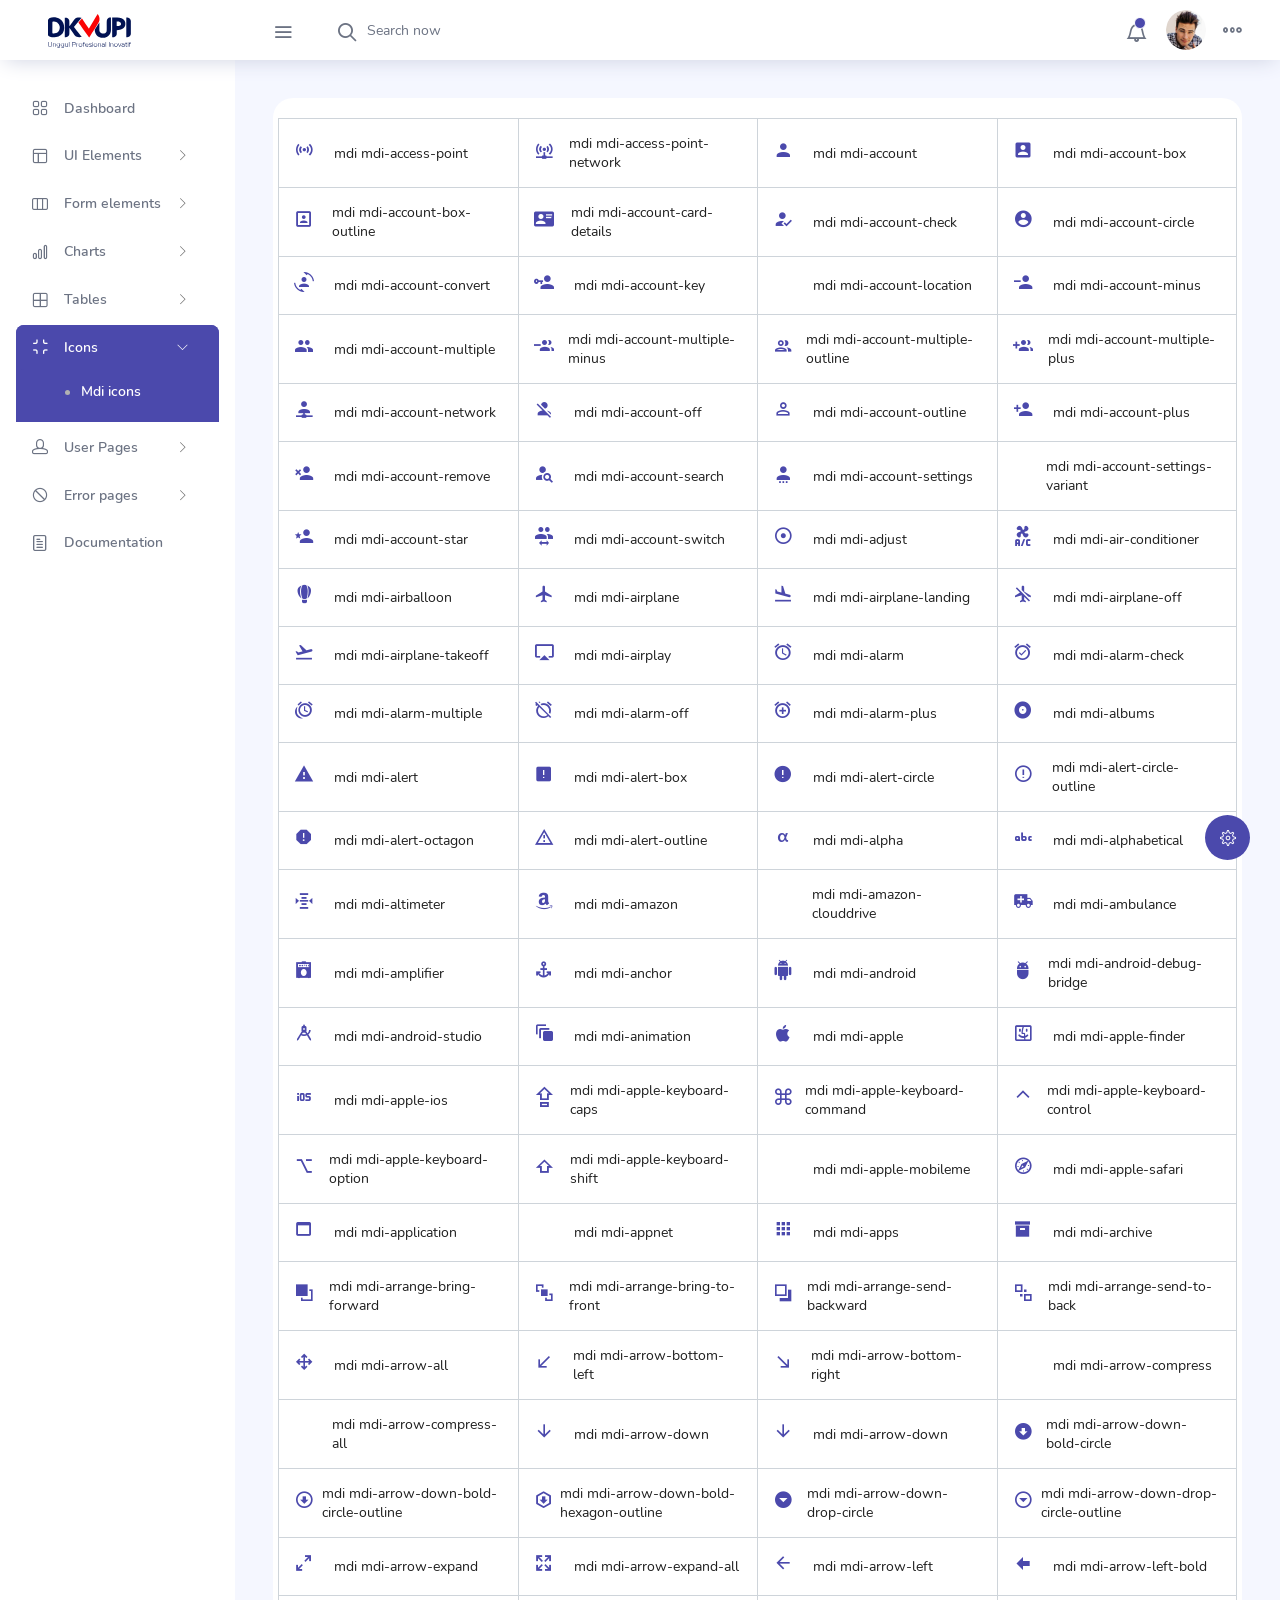
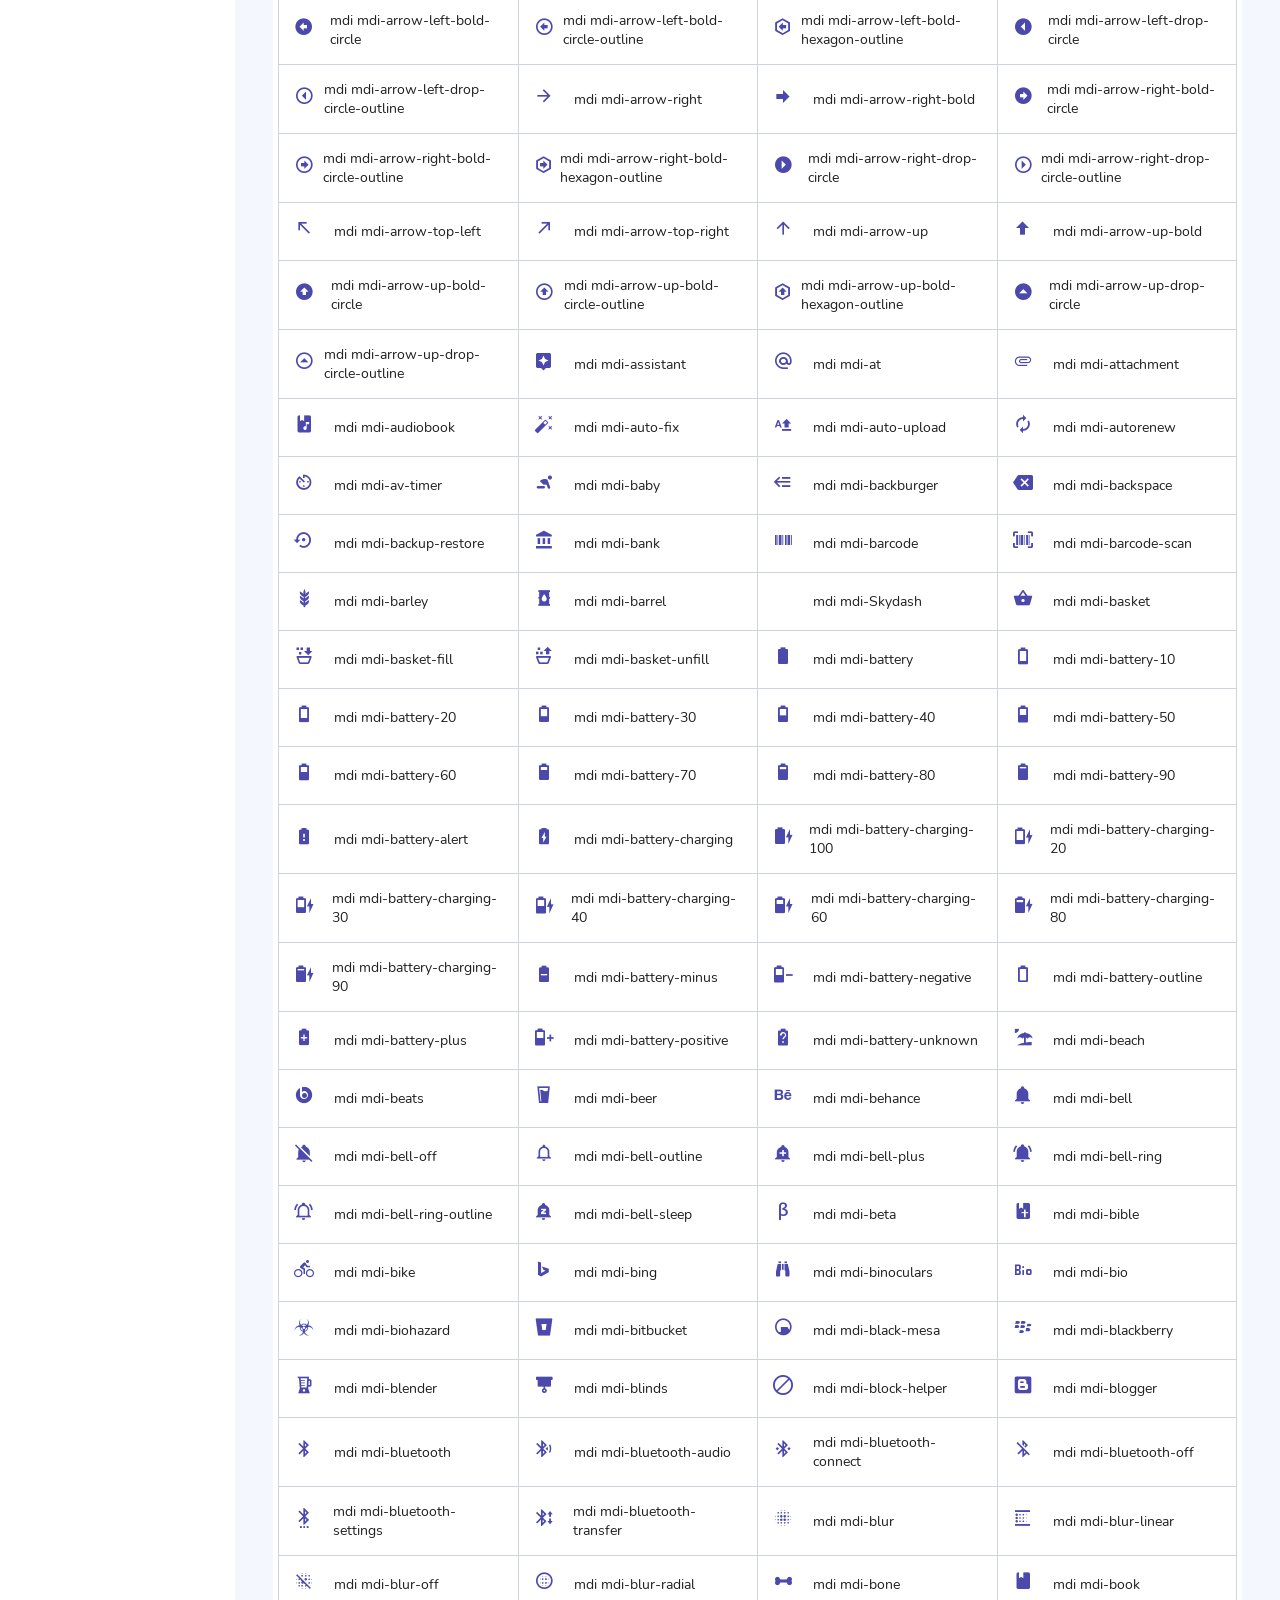
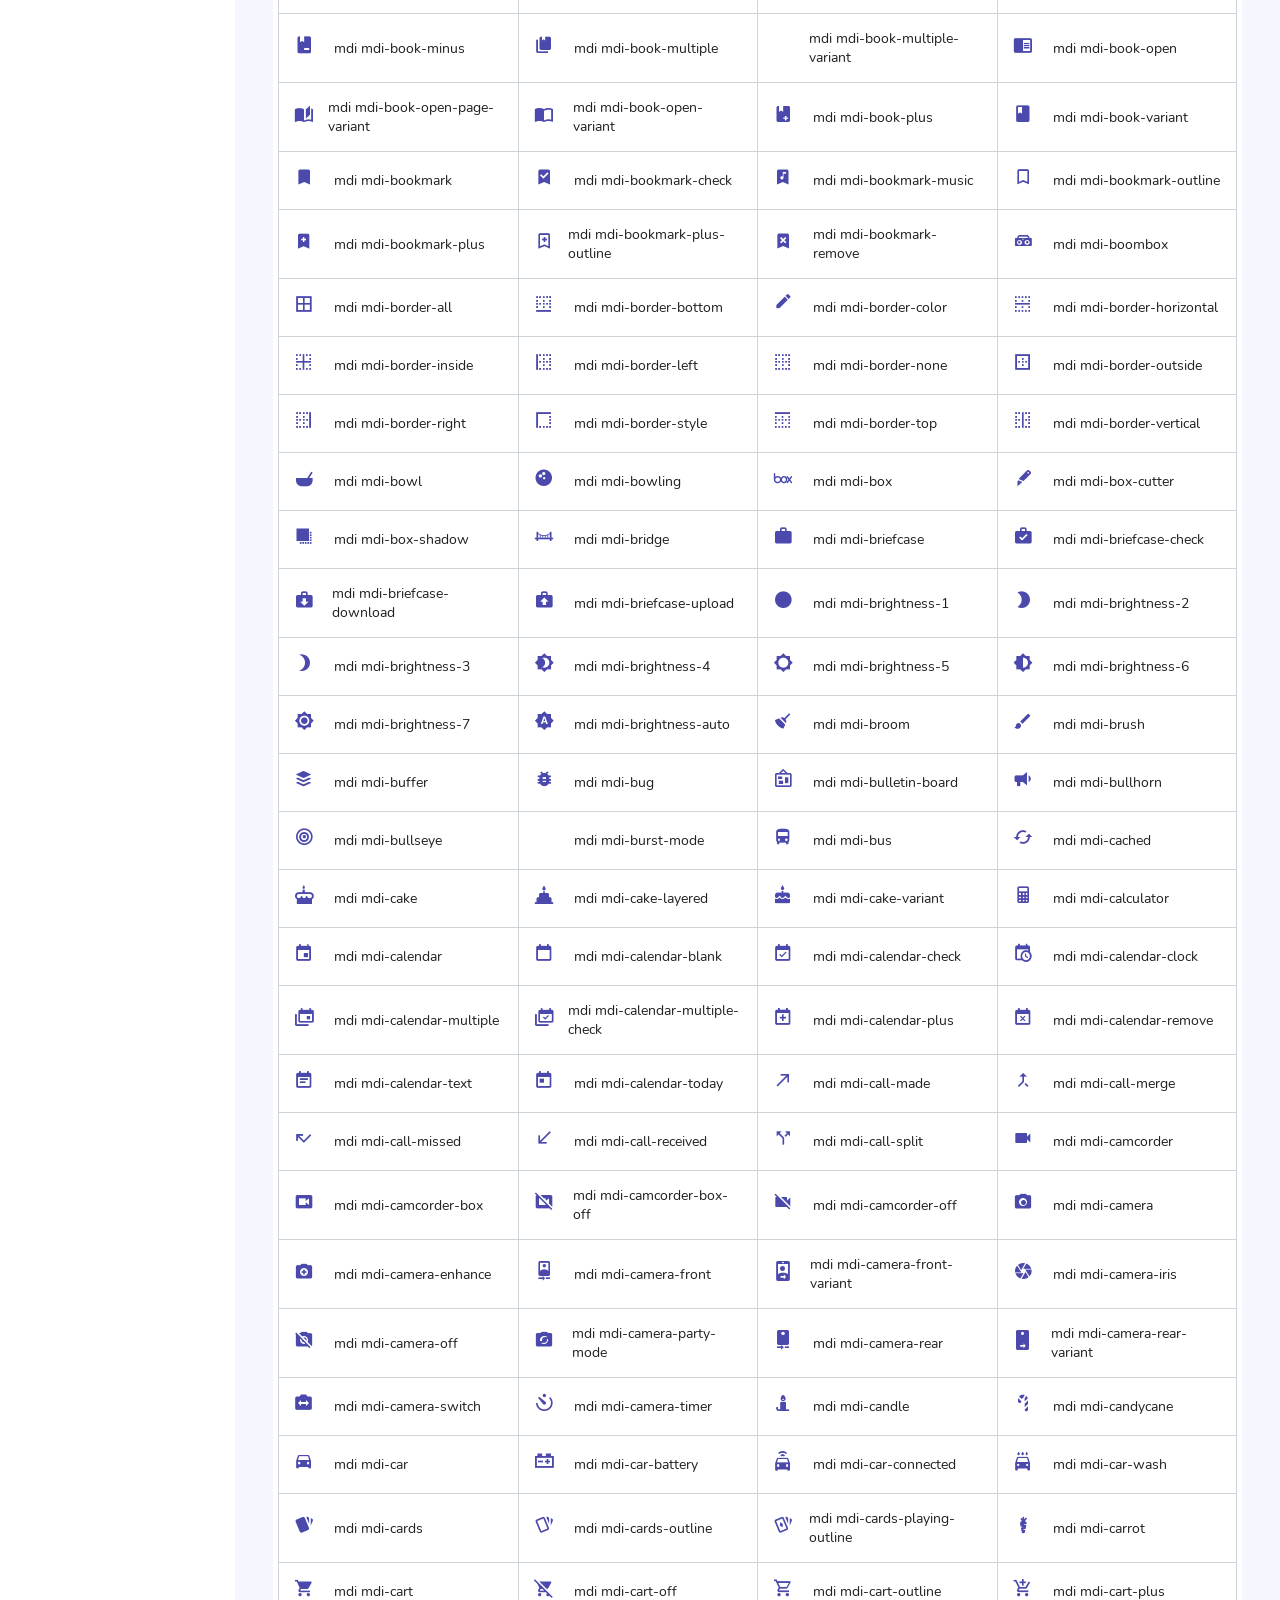
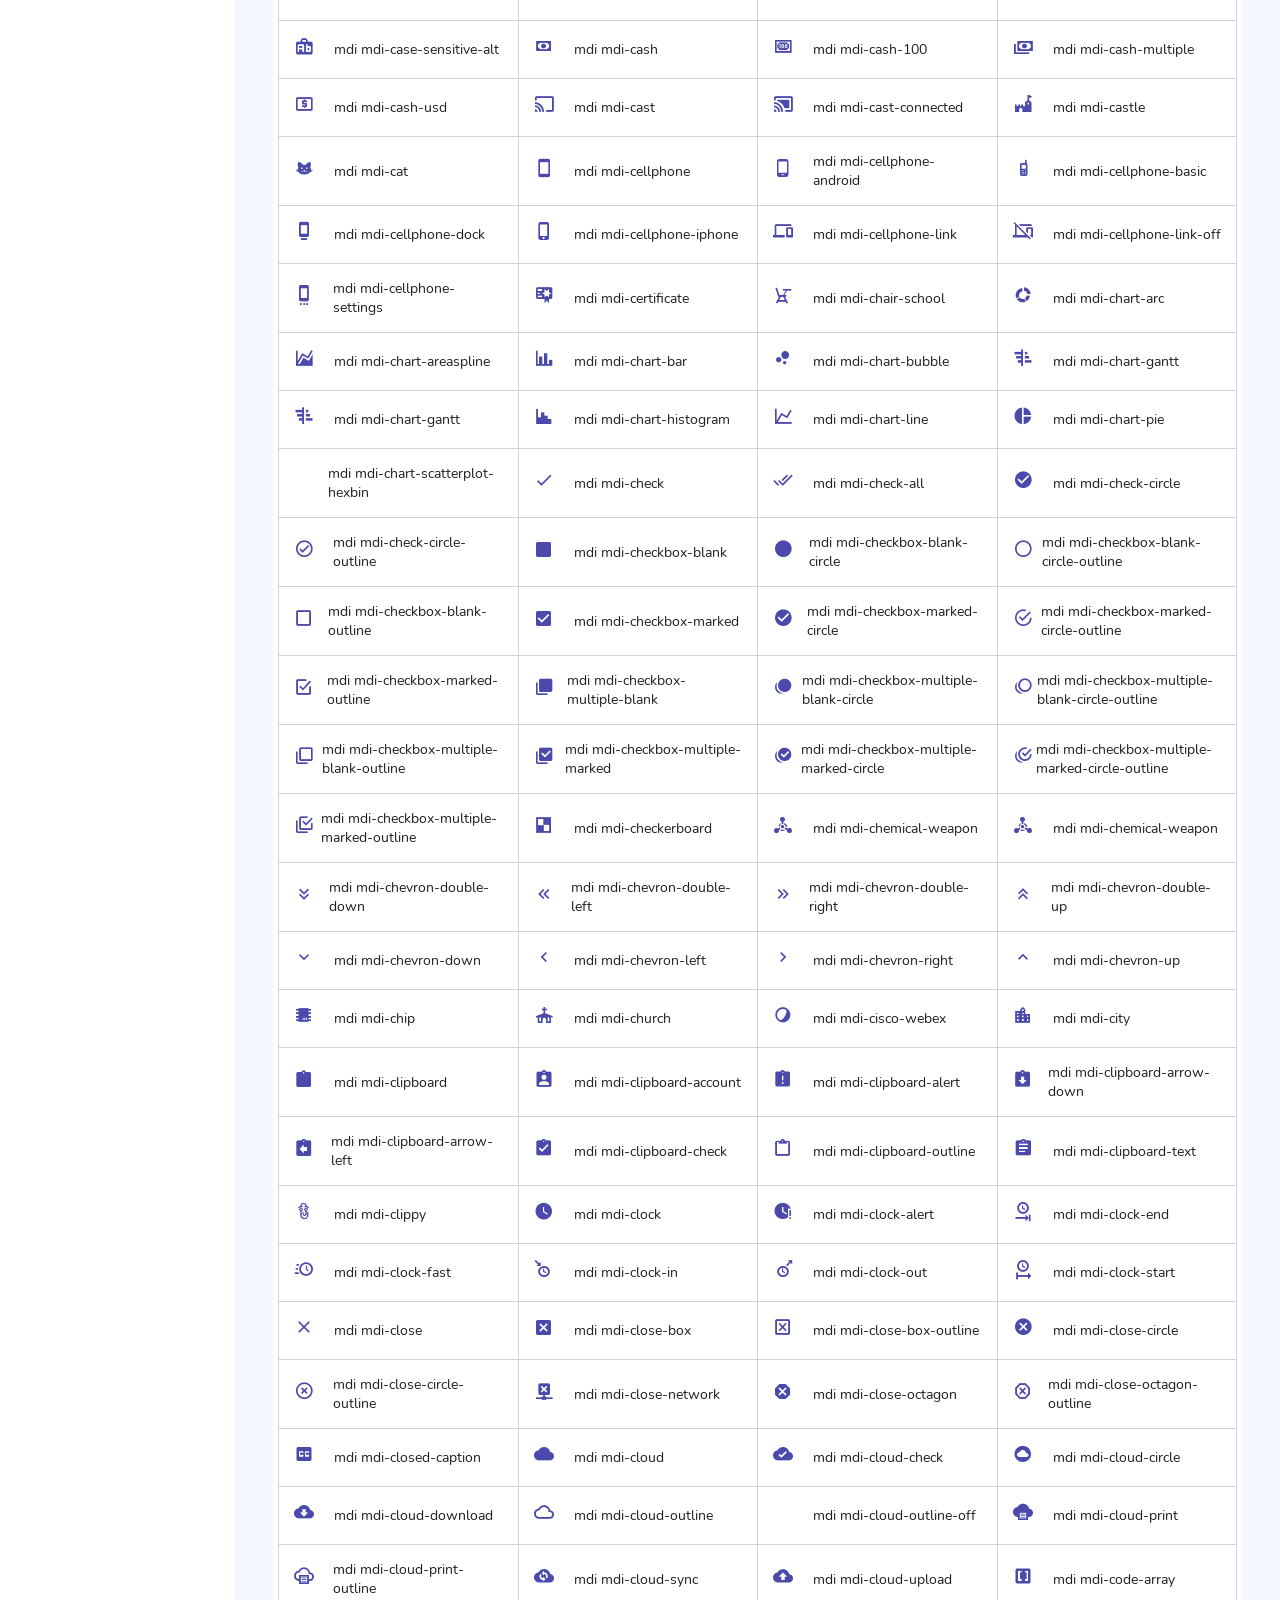
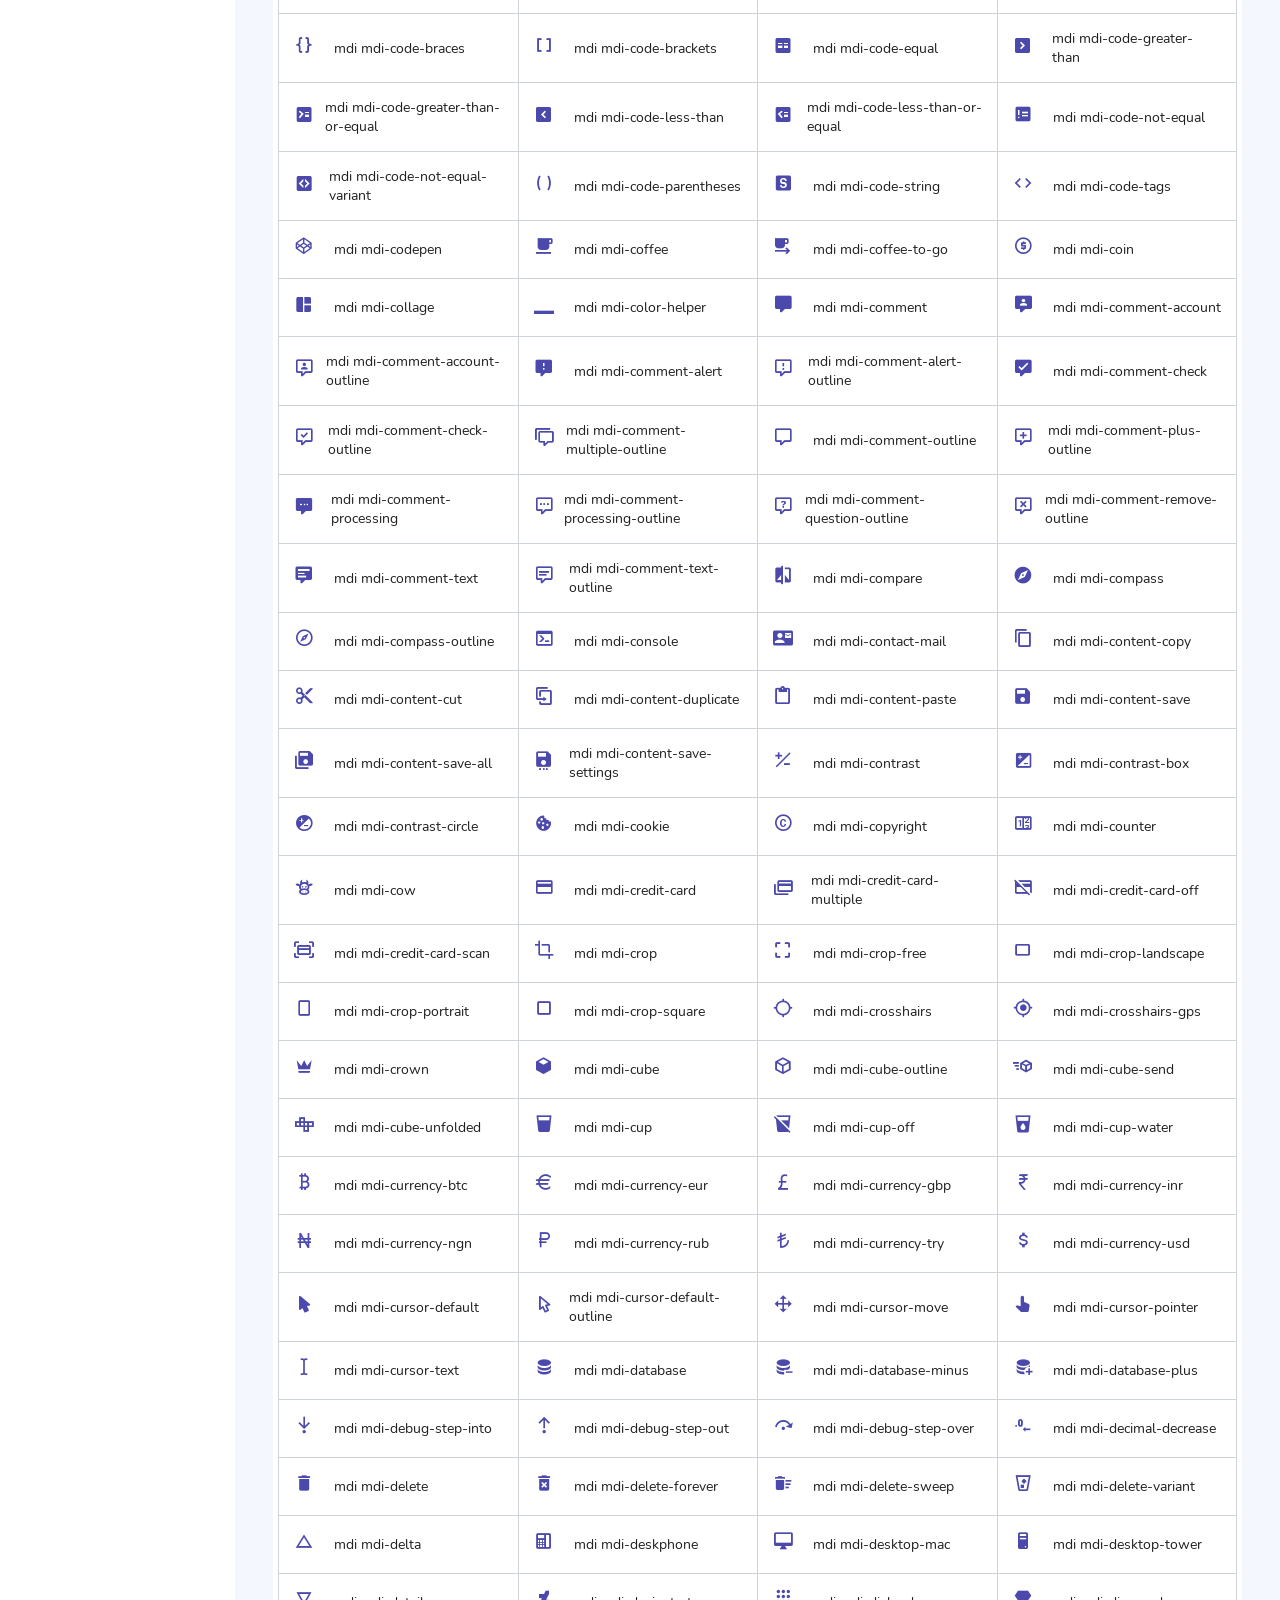
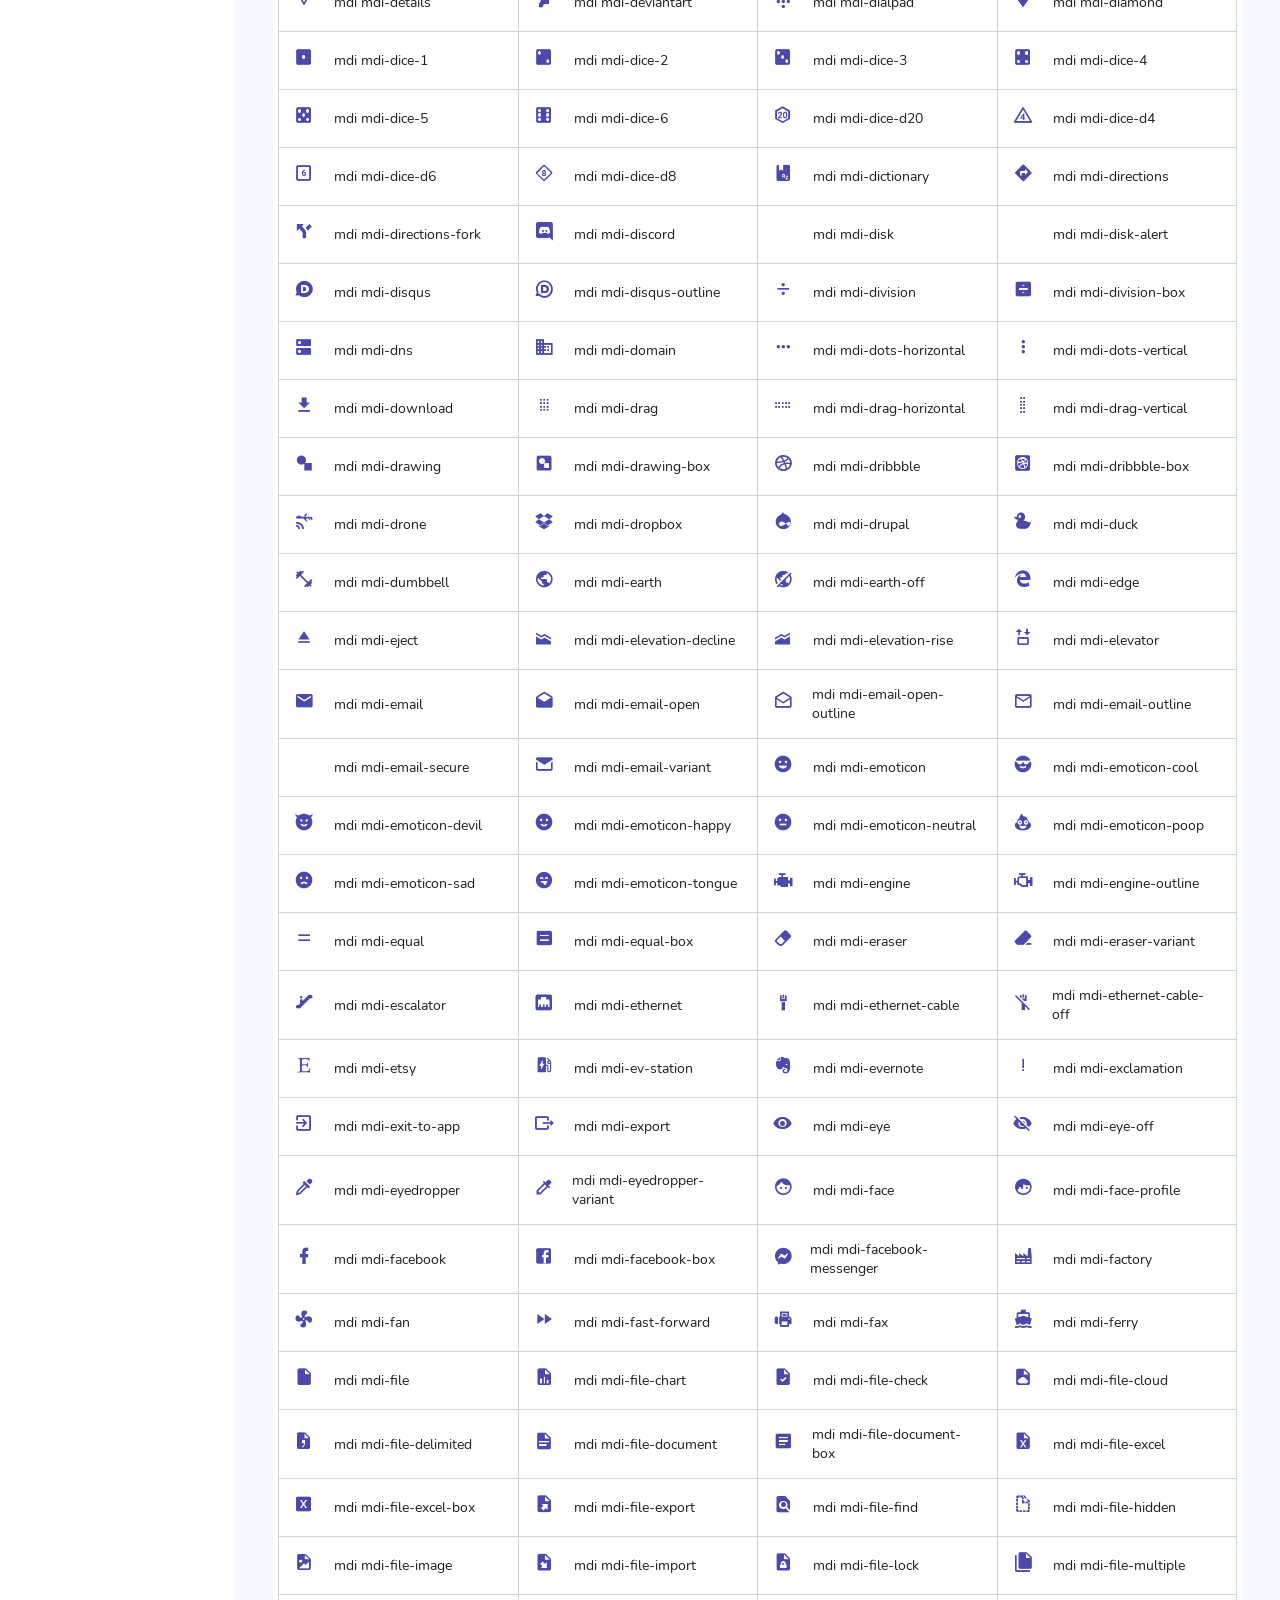
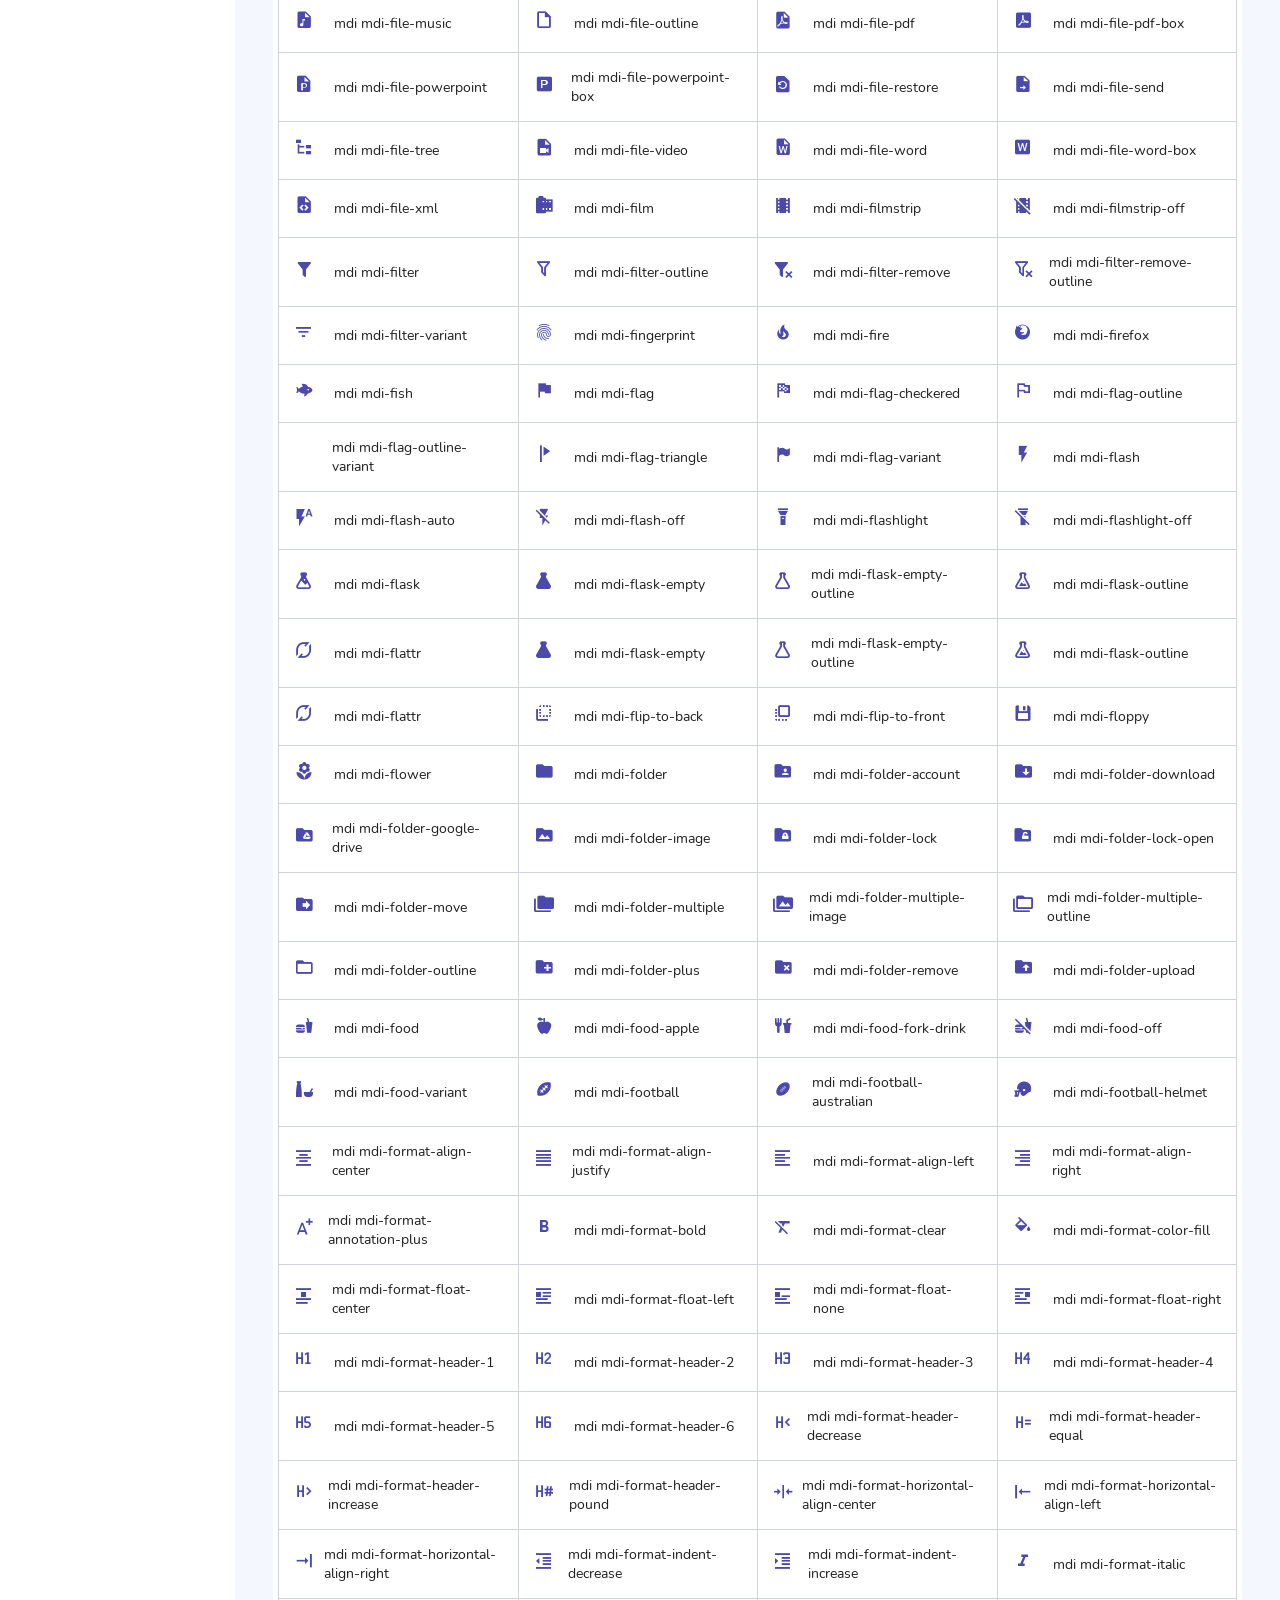
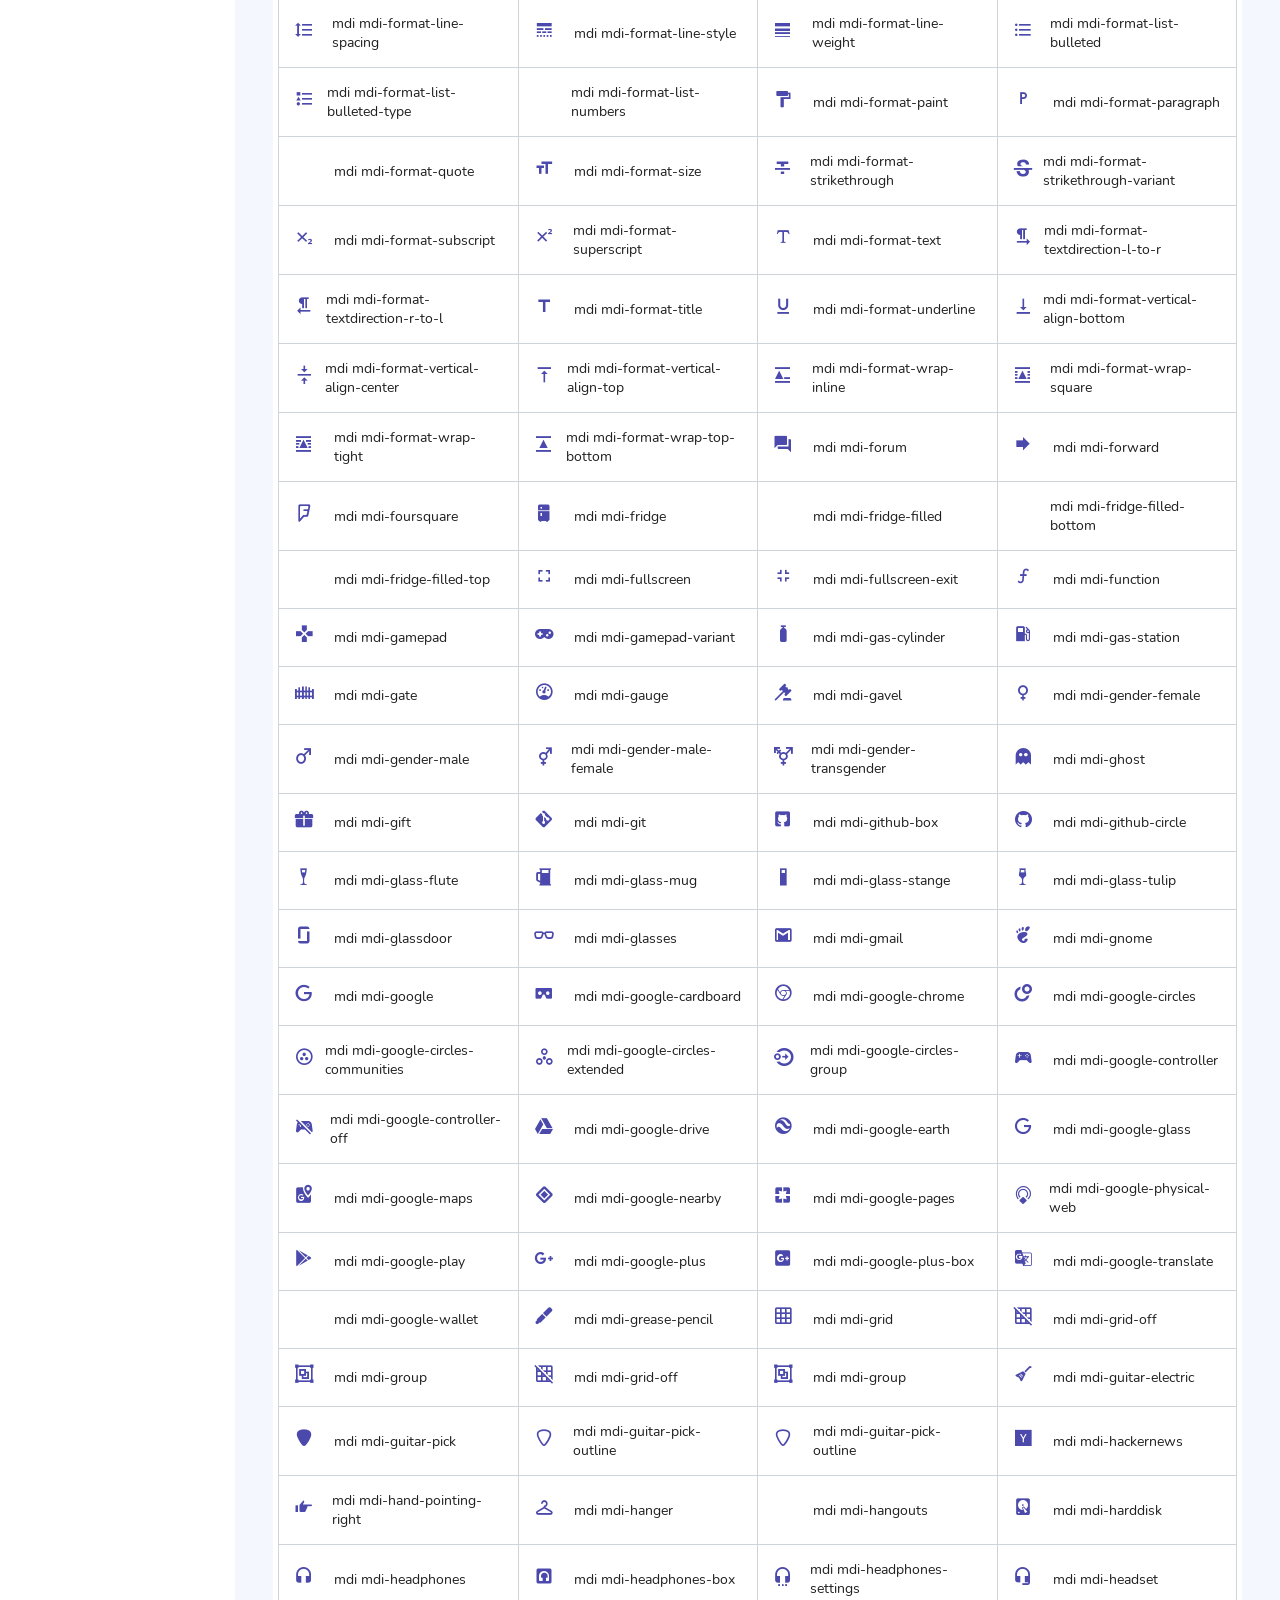
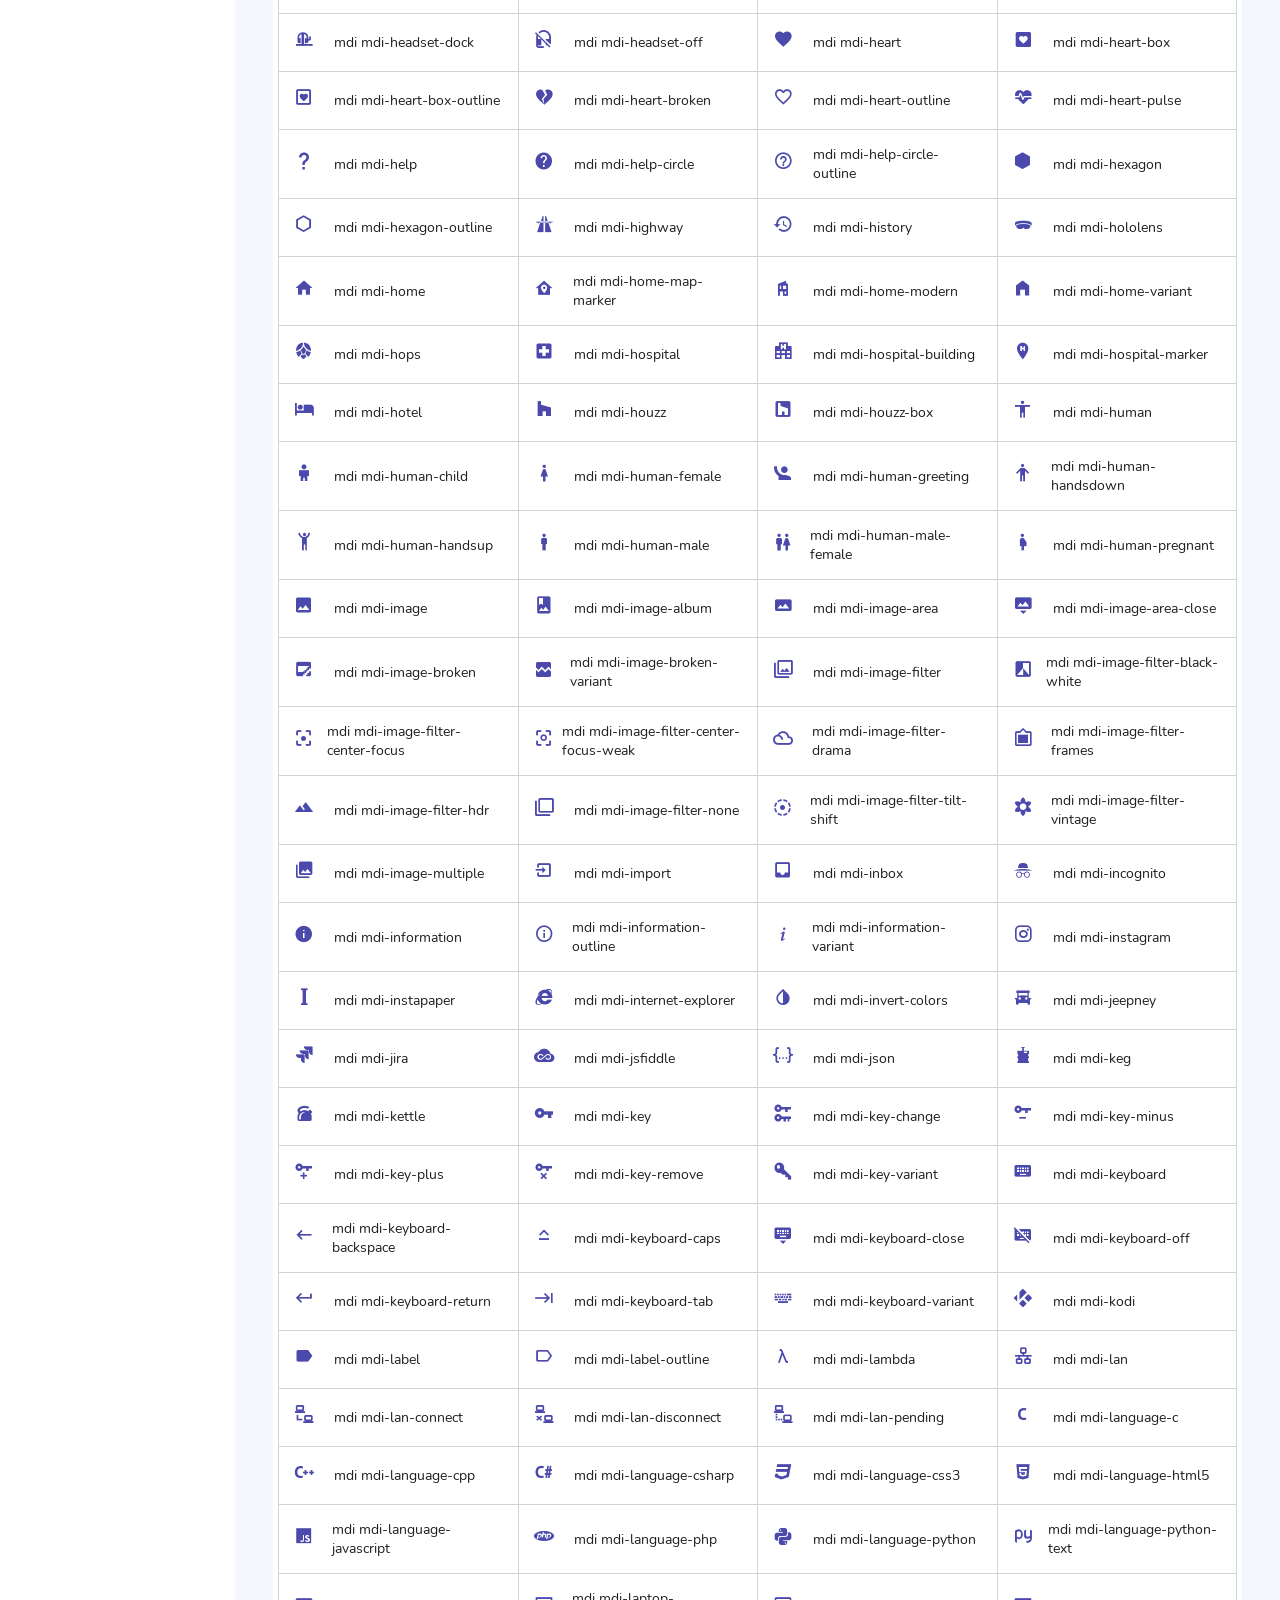
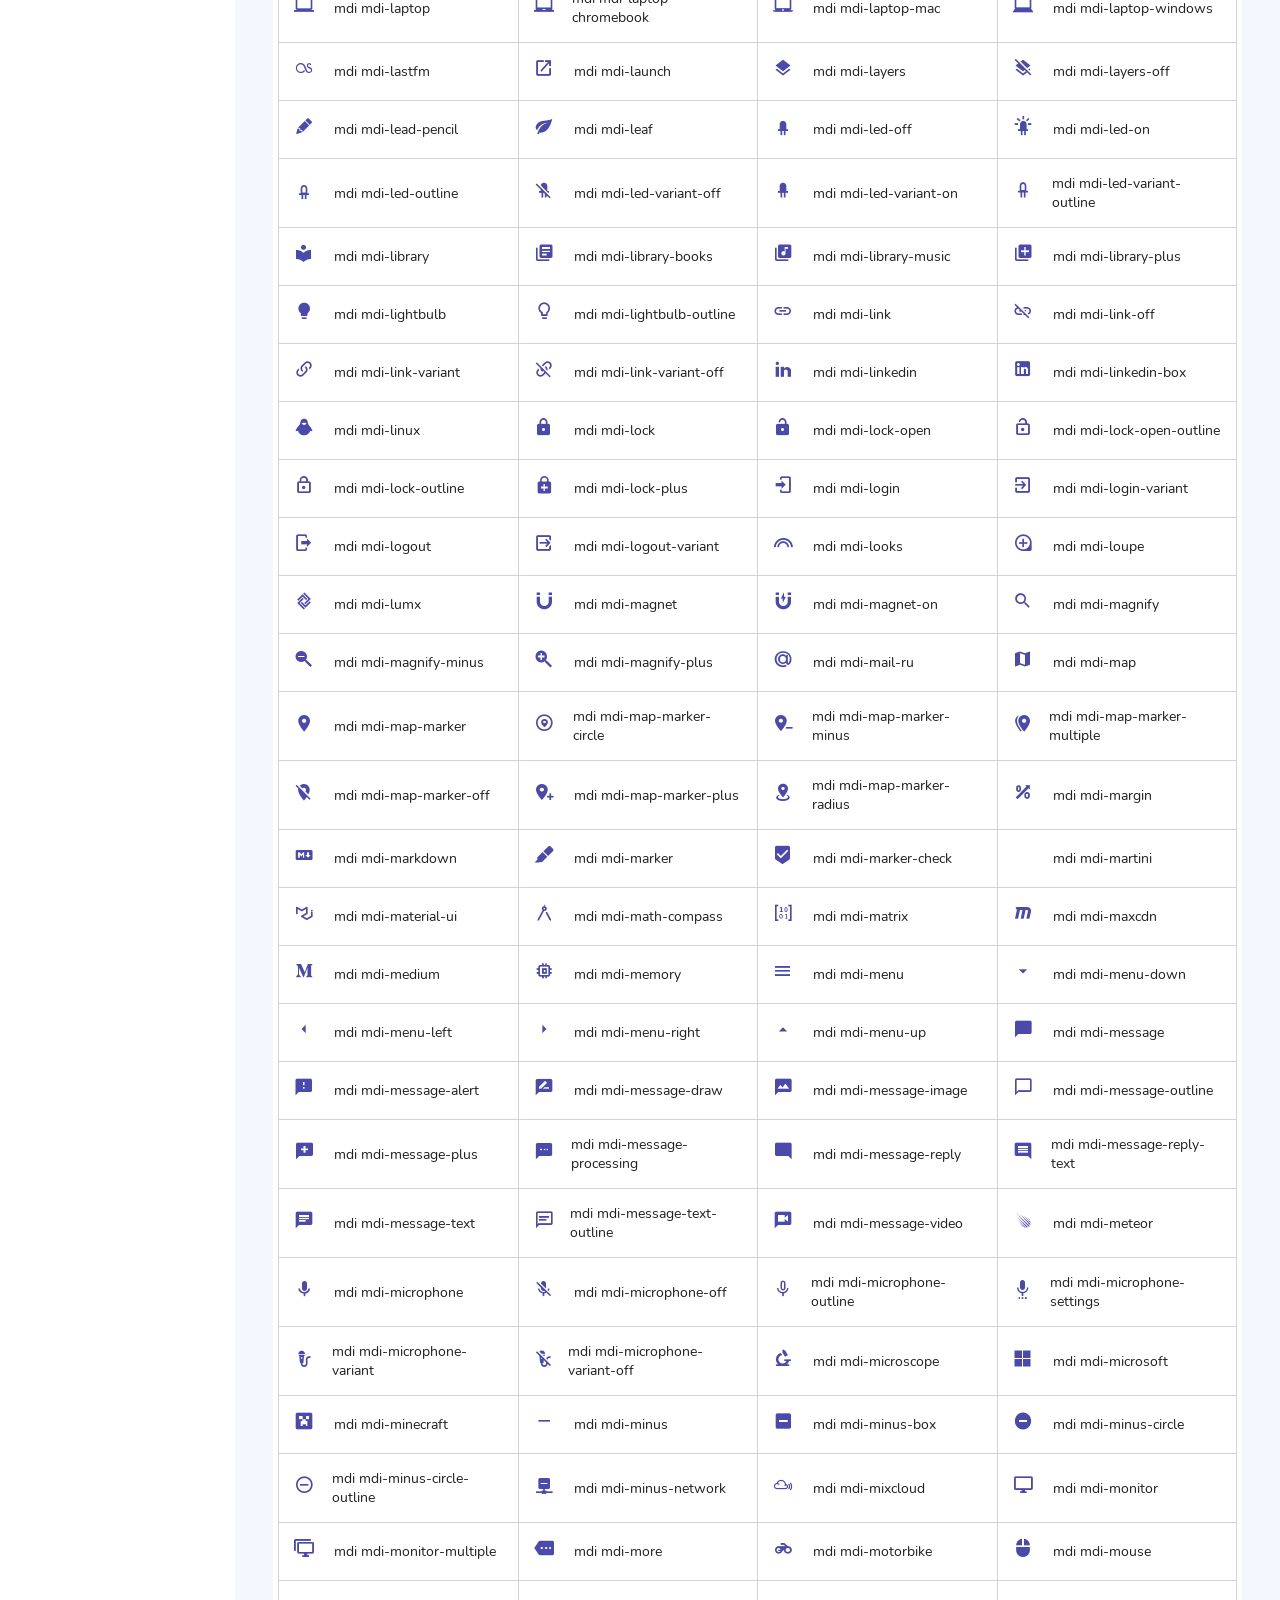
<file: admin/pages/icons/mdi.html>
<!DOCTYPE html>
<html lang="en">

<head>
  <!-- Required meta tags -->
  <meta charset="utf-8">
  <meta name="viewport" content="width=device-width, initial-scale=1, shrink-to-fit=no">
  <title>Skydash Admin</title>
  <!-- plugins:css -->
  <link rel="stylesheet" href="../../vendors/feather/feather.css">
  <link rel="stylesheet" href="../../vendors/ti-icons/css/themify-icons.css">
  <link rel="stylesheet" href="../../vendors/css/vendor.bundle.base.css">
  <!-- endinject -->
  <!-- Plugin css for this page -->
  <link rel="stylesheet" href="../../vendors/mdi/css/materialdesignicons.min.css">
  <!-- inject:css -->
  <link rel="stylesheet" href="../../css/vertical-layout-light/style.css">
  <!-- endinject -->
  <link rel="shortcut icon" href="../../images/favicon.png" />
</head>

<body>
  <div class=" container-scroller">
    <!-- partial:../../partials/_navbar.html -->
    <nav class="navbar col-lg-12 col-12 p-0 fixed-top d-flex flex-row">
      <div class="text-center navbar-brand-wrapper d-flex align-items-center justify-content-center">
        <a class="navbar-brand brand-logo mr-5" href="../../index.html"><img src="../../images/logo.svg" class="mr-2" alt="logo"/></a>
        <a class="navbar-brand brand-logo-mini" href="../../index.html"><img src="../../images/logo-mini.svg" alt="logo"/></a>
      </div>
      <div class="navbar-menu-wrapper d-flex align-items-center justify-content-end">
        <button class="navbar-toggler navbar-toggler align-self-center" type="button" data-toggle="minimize">
          <span class="icon-menu"></span>
        </button>
        <ul class="navbar-nav mr-lg-2">
          <li class="nav-item nav-search d-none d-lg-block">
            <div class="input-group">
              <div class="input-group-prepend hover-cursor" id="navbar-search-icon">
                <span class="input-group-text" id="search">
                  <i class="icon-search"></i>
                </span>
              </div>
              <input type="text" class="form-control" id="navbar-search-input" placeholder="Search now" aria-label="search" aria-describedby="search">
            </div>
          </li>
        </ul>
        <ul class="navbar-nav navbar-nav-right">
          <li class="nav-item dropdown">
            <a class="nav-link count-indicator dropdown-toggle" id="notificationDropdown" href="#" data-toggle="dropdown">
              <i class="icon-bell mx-0"></i>
              <span class="count"></span>
            </a>
            <div class="dropdown-menu dropdown-menu-right navbar-dropdown preview-list" aria-labelledby="notificationDropdown">
              <p class="mb-0 font-weight-normal float-left dropdown-header">Notifications</p>
              <a class="dropdown-item preview-item">
                <div class="preview-thumbnail">
                  <div class="preview-icon bg-success">
                    <i class="ti-info-alt mx-0"></i>
                  </div>
                </div>
                <div class="preview-item-content">
                  <h6 class="preview-subject font-weight-normal">Application Error</h6>
                  <p class="font-weight-light small-text mb-0 text-muted">
                    Just now
                  </p>
                </div>
              </a>
              <a class="dropdown-item preview-item">
                <div class="preview-thumbnail">
                  <div class="preview-icon bg-warning">
                    <i class="ti-settings mx-0"></i>
                  </div>
                </div>
                <div class="preview-item-content">
                  <h6 class="preview-subject font-weight-normal">Settings</h6>
                  <p class="font-weight-light small-text mb-0 text-muted">
                    Private message
                  </p>
                </div>
              </a>
              <a class="dropdown-item preview-item">
                <div class="preview-thumbnail">
                  <div class="preview-icon bg-info">
                    <i class="ti-user mx-0"></i>
                  </div>
                </div>
                <div class="preview-item-content">
                  <h6 class="preview-subject font-weight-normal">New user registration</h6>
                  <p class="font-weight-light small-text mb-0 text-muted">
                    2 days ago
                  </p>
                </div>
              </a>
            </div>
          </li>
          <li class="nav-item nav-profile dropdown">
            <a class="nav-link dropdown-toggle" href="#" data-toggle="dropdown" id="profileDropdown">
              <img src="../../images/faces/face28.jpg" alt="profile"/>
            </a>
            <div class="dropdown-menu dropdown-menu-right navbar-dropdown" aria-labelledby="profileDropdown">
              <a class="dropdown-item">
                <i class="ti-settings text-primary"></i>
                Settings
              </a>
              <a class="dropdown-item">
                <i class="ti-power-off text-primary"></i>
                Logout
              </a>
            </div>
          </li>
          <li class="nav-item nav-settings d-none d-lg-flex">
            <a class="nav-link" href="#">
              <i class="icon-ellipsis"></i>
            </a>
          </li>
        </ul>
        <button class="navbar-toggler navbar-toggler-right d-lg-none align-self-center" type="button" data-toggle="offcanvas">
          <span class="icon-menu"></span>
        </button>
      </div>
    </nav>
    <!-- partial -->
    <div class="container-fluid page-body-wrapper">
      <!-- partial:../../partials/_settings-panel.html -->
      <div class="theme-setting-wrapper">
        <div id="settings-trigger"><i class="ti-settings"></i></div>
        <div id="theme-settings" class="settings-panel">
          <i class="settings-close ti-close"></i>
          <p class="settings-heading">SIDEBAR SKINS</p>
          <div class="sidebar-bg-options selected" id="sidebar-light-theme"><div class="img-ss rounded-circle bg-light border mr-3"></div>Light</div>
          <div class="sidebar-bg-options" id="sidebar-dark-theme"><div class="img-ss rounded-circle bg-dark border mr-3"></div>Dark</div>
          <p class="settings-heading mt-2">HEADER SKINS</p>
          <div class="color-tiles mx-0 px-4">
            <div class="tiles success"></div>
            <div class="tiles warning"></div>
            <div class="tiles danger"></div>
            <div class="tiles info"></div>
            <div class="tiles dark"></div>
            <div class="tiles default"></div>
          </div>
        </div>
      </div>
      <div id="right-sidebar" class="settings-panel">
        <i class="settings-close ti-close"></i>
        <ul class="nav nav-tabs border-top" id="setting-panel" role="tablist">
          <li class="nav-item">
            <a class="nav-link active" id="todo-tab" data-toggle="tab" href="#todo-section" role="tab" aria-controls="todo-section" aria-expanded="true">TO DO LIST</a>
          </li>
          <li class="nav-item">
            <a class="nav-link" id="chats-tab" data-toggle="tab" href="#chats-section" role="tab" aria-controls="chats-section">CHATS</a>
          </li>
        </ul>
        <div class="tab-content" id="setting-content">
          <div class="tab-pane fade show active scroll-wrapper" id="todo-section" role="tabpanel" aria-labelledby="todo-section">
            <div class="add-items d-flex px-3 mb-0">
              <form class="form w-100">
                <div class="form-group d-flex">
                  <input type="text" class="form-control todo-list-input" placeholder="Add To-do">
                  <button type="submit" class="add btn btn-primary todo-list-add-btn" id="add-task">Add</button>
                </div>
              </form>
            </div>
            <div class="list-wrapper px-3">
              <ul class="d-flex flex-column-reverse todo-list">
                <li>
                  <div class="form-check">
                    <label class="form-check-label">
                      <input class="checkbox" type="checkbox">
                      Team review meeting at 3.00 PM
                    </label>
                  </div>
                  <i class="remove ti-close"></i>
                </li>
                <li>
                  <div class="form-check">
                    <label class="form-check-label">
                      <input class="checkbox" type="checkbox">
                      Prepare for presentation
                    </label>
                  </div>
                  <i class="remove ti-close"></i>
                </li>
                <li>
                  <div class="form-check">
                    <label class="form-check-label">
                      <input class="checkbox" type="checkbox">
                      Resolve all the low priority tickets due today
                    </label>
                  </div>
                  <i class="remove ti-close"></i>
                </li>
                <li class="completed">
                  <div class="form-check">
                    <label class="form-check-label">
                      <input class="checkbox" type="checkbox" checked>
                      Schedule meeting for next week
                    </label>
                  </div>
                  <i class="remove ti-close"></i>
                </li>
                <li class="completed">
                  <div class="form-check">
                    <label class="form-check-label">
                      <input class="checkbox" type="checkbox" checked>
                      Project review
                    </label>
                  </div>
                  <i class="remove ti-close"></i>
                </li>
              </ul>
            </div>
            <h4 class="px-3 text-muted mt-5 font-weight-light mb-0">Events</h4>
            <div class="events pt-4 px-3">
              <div class="wrapper d-flex mb-2">
                <i class="ti-control-record text-primary mr-2"></i>
                <span>Feb 11 2018</span>
              </div>
              <p class="mb-0 font-weight-thin text-gray">Creating component page build a js</p>
              <p class="text-gray mb-0">The total number of sessions</p>
            </div>
            <div class="events pt-4 px-3">
              <div class="wrapper d-flex mb-2">
                <i class="ti-control-record text-primary mr-2"></i>
                <span>Feb 7 2018</span>
              </div>
              <p class="mb-0 font-weight-thin text-gray">Meeting with Alisa</p>
              <p class="text-gray mb-0 ">Call Sarah Graves</p>
            </div>
          </div>
          <!-- To do section tab ends -->
          <div class="tab-pane fade" id="chats-section" role="tabpanel" aria-labelledby="chats-section">
            <div class="d-flex align-items-center justify-content-between border-bottom">
              <p class="settings-heading border-top-0 mb-3 pl-3 pt-0 border-bottom-0 pb-0">Friends</p>
              <small class="settings-heading border-top-0 mb-3 pt-0 border-bottom-0 pb-0 pr-3 font-weight-normal">See All</small>
            </div>
            <ul class="chat-list">
              <li class="list active">
                <div class="profile"><img src="../../images/faces/face1.jpg" alt="image"><span class="online"></span></div>
                <div class="info">
                  <p>Thomas Douglas</p>
                  <p>Available</p>
                </div>
                <small class="text-muted my-auto">19 min</small>
              </li>
              <li class="list">
                <div class="profile"><img src="../../images/faces/face2.jpg" alt="image"><span class="offline"></span></div>
                <div class="info">
                  <div class="wrapper d-flex">
                    <p>Catherine</p>
                  </div>
                  <p>Away</p>
                </div>
                <div class="badge badge-success badge-pill my-auto mx-2">4</div>
                <small class="text-muted my-auto">23 min</small>
              </li>
              <li class="list">
                <div class="profile"><img src="../../images/faces/face3.jpg" alt="image"><span class="online"></span></div>
                <div class="info">
                  <p>Daniel Russell</p>
                  <p>Available</p>
                </div>
                <small class="text-muted my-auto">14 min</small>
              </li>
              <li class="list">
                <div class="profile"><img src="../../images/faces/face4.jpg" alt="image"><span class="offline"></span></div>
                <div class="info">
                  <p>James Richardson</p>
                  <p>Away</p>
                </div>
                <small class="text-muted my-auto">2 min</small>
              </li>
              <li class="list">
                <div class="profile"><img src="../../images/faces/face5.jpg" alt="image"><span class="online"></span></div>
                <div class="info">
                  <p>Madeline Kennedy</p>
                  <p>Available</p>
                </div>
                <small class="text-muted my-auto">5 min</small>
              </li>
              <li class="list">
                <div class="profile"><img src="../../images/faces/face6.jpg" alt="image"><span class="online"></span></div>
                <div class="info">
                  <p>Sarah Graves</p>
                  <p>Available</p>
                </div>
                <small class="text-muted my-auto">47 min</small>
              </li>
            </ul>
          </div>
          <!-- chat tab ends -->
        </div>
      </div>
      <!-- partial -->
      <!-- partial:../../partials/_sidebar.html -->
      <nav class="sidebar sidebar-offcanvas" id="sidebar">
        <ul class="nav">
          <li class="nav-item">
            <a class="nav-link" href="../../index.html">
              <i class="icon-grid menu-icon"></i>
              <span class="menu-title">Dashboard</span>
            </a>
          </li>
          <li class="nav-item">
            <a class="nav-link" data-toggle="collapse" href="#ui-basic" aria-expanded="false" aria-controls="ui-basic">
              <i class="icon-layout menu-icon"></i>
              <span class="menu-title">UI Elements</span>
              <i class="menu-arrow"></i>
            </a>
            <div class="collapse" id="ui-basic">
              <ul class="nav flex-column sub-menu">
                <li class="nav-item"> <a class="nav-link" href="../../pages/ui-features/buttons.html">Buttons</a></li>
                <li class="nav-item"> <a class="nav-link" href="../../pages/ui-features/dropdowns.html">Dropdowns</a></li>
                <li class="nav-item"> <a class="nav-link" href="../../pages/ui-features/typography.html">Typography</a></li>
              </ul>
            </div>
          </li>
          <li class="nav-item">
            <a class="nav-link" data-toggle="collapse" href="#form-elements" aria-expanded="false" aria-controls="form-elements">
              <i class="icon-columns menu-icon"></i>
              <span class="menu-title">Form elements</span>
              <i class="menu-arrow"></i>
            </a>
            <div class="collapse" id="form-elements">
              <ul class="nav flex-column sub-menu">
                <li class="nav-item"><a class="nav-link" href="../../pages/forms/basic_elements.html">Basic Elements</a></li>
              </ul>
            </div>
          </li>
          <li class="nav-item">
            <a class="nav-link" data-toggle="collapse" href="#charts" aria-expanded="false" aria-controls="charts">
              <i class="icon-bar-graph menu-icon"></i>
              <span class="menu-title">Charts</span>
              <i class="menu-arrow"></i>
            </a>
            <div class="collapse" id="charts">
              <ul class="nav flex-column sub-menu">
                <li class="nav-item"> <a class="nav-link" href="../../pages/charts/chartjs.html">ChartJs</a></li>
              </ul>
            </div>
          </li>
          <li class="nav-item">
            <a class="nav-link" data-toggle="collapse" href="#tables" aria-expanded="false" aria-controls="tables">
              <i class="icon-grid-2 menu-icon"></i>
              <span class="menu-title">Tables</span>
              <i class="menu-arrow"></i>
            </a>
            <div class="collapse" id="tables">
              <ul class="nav flex-column sub-menu">
                <li class="nav-item"> <a class="nav-link" href="../../pages/tables/basic-table.html">Basic table</a></li>
              </ul>
            </div>
          </li>
          <li class="nav-item">
            <a class="nav-link" data-toggle="collapse" href="#icons" aria-expanded="false" aria-controls="icons">
              <i class="icon-contract menu-icon"></i>
              <span class="menu-title">Icons</span>
              <i class="menu-arrow"></i>
            </a>
            <div class="collapse" id="icons">
              <ul class="nav flex-column sub-menu">
                <li class="nav-item"> <a class="nav-link" href="../../pages/icons/mdi.html">Mdi icons</a></li>
              </ul>
            </div>
          </li>
          <li class="nav-item">
            <a class="nav-link" data-toggle="collapse" href="#auth" aria-expanded="false" aria-controls="auth">
              <i class="icon-head menu-icon"></i>
              <span class="menu-title">User Pages</span>
              <i class="menu-arrow"></i>
            </a>
            <div class="collapse" id="auth">
              <ul class="nav flex-column sub-menu">
                <li class="nav-item"> <a class="nav-link" href="../../pages/samples/login.html"> Login </a></li>
                <li class="nav-item"> <a class="nav-link" href="../../pages/samples/register.html"> Register </a></li>
              </ul>
            </div>
          </li>
          <li class="nav-item">
            <a class="nav-link" data-toggle="collapse" href="#error" aria-expanded="false" aria-controls="error">
              <i class="icon-ban menu-icon"></i>
              <span class="menu-title">Error pages</span>
              <i class="menu-arrow"></i>
            </a>
            <div class="collapse" id="error">
              <ul class="nav flex-column sub-menu">
                <li class="nav-item"> <a class="nav-link" href="../../pages/samples/error-404.html"> 404 </a></li>
                <li class="nav-item"> <a class="nav-link" href="../../pages/samples/error-500.html"> 500 </a></li>
              </ul>
            </div>
          </li>
          <li class="nav-item">
            <a class="nav-link" href="../../pages/documentation/documentation.html">
              <i class="icon-paper menu-icon"></i>
              <span class="menu-title">Documentation</span>
            </a>
          </li>
        </ul>
      </nav>
      <!-- partial -->
      <div class="main-panel">        
        <div class="content-wrapper">
          <div class="row">
            <div class="col-lg-12 grid-margin">
              <div class="card">
                <div class="card-body">
                  <div class="row icons-list">
                    <div class="col-sm-6 col-md-4 col-lg-3">
                        <i class="mdi mdi-access-point"></i> mdi mdi-access-point
                    </div>
                    <div class="col-sm-6 col-md-4 col-lg-3">
                        <i class="mdi mdi-access-point-network"></i> mdi mdi-access-point-network
                    </div>
                    <div class="col-sm-6 col-md-4 col-lg-3">
                        <i class="mdi mdi-account"></i> mdi mdi-account
                    </div>
                    <div class="col-sm-6 col-md-4 col-lg-3">
                        <i class="mdi mdi-account-box"></i> mdi mdi-account-box
                    </div>
                    <div class="col-sm-6 col-md-4 col-lg-3">
                        <i class="mdi mdi-account-box-outline"></i> mdi mdi-account-box-outline
                    </div>
                    <div class="col-sm-6 col-md-4 col-lg-3">
                        <i class="mdi mdi-account-card-details"></i> mdi mdi-account-card-details
                    </div>
                    <div class="col-sm-6 col-md-4 col-lg-3">
                        <i class="mdi mdi-account-check"></i> mdi mdi-account-check
                    </div>
                    <div class="col-sm-6 col-md-4 col-lg-3">
                        <i class="mdi mdi-account-circle"></i> mdi mdi-account-circle
                    </div>
                    <div class="col-sm-6 col-md-4 col-lg-3">
                        <i class="mdi mdi-account-convert"></i> mdi mdi-account-convert
                    </div>
                    <div class="col-sm-6 col-md-4 col-lg-3">
                        <i class="mdi mdi-account-key"></i> mdi mdi-account-key
                    </div>
                    <div class="col-sm-6 col-md-4 col-lg-3">
                        <i class="mdi mdi-account-location"></i> mdi mdi-account-location
                    </div>
                    <div class="col-sm-6 col-md-4 col-lg-3">
                        <i class="mdi mdi-account-minus"></i> mdi mdi-account-minus
                    </div>
                    <div class="col-sm-6 col-md-4 col-lg-3">
                        <i class="mdi mdi-account-multiple"></i> mdi mdi-account-multiple
                    </div>
                    <div class="col-sm-6 col-md-4 col-lg-3">
                        <i class="mdi mdi-account-multiple-minus"></i> mdi mdi-account-multiple-minus
                    </div>
                    <div class="col-sm-6 col-md-4 col-lg-3">
                        <i class="mdi mdi-account-multiple-outline"></i> mdi mdi-account-multiple-outline
                    </div>
                    <div class="col-sm-6 col-md-4 col-lg-3">
                        <i class="mdi mdi-account-multiple-plus"></i> mdi mdi-account-multiple-plus
                    </div>
                    <div class="col-sm-6 col-md-4 col-lg-3">
                        <i class="mdi mdi-account-network"></i> mdi mdi-account-network
                    </div>
                    <div class="col-sm-6 col-md-4 col-lg-3">
                        <i class="mdi mdi-account-off"></i> mdi mdi-account-off
                    </div>
                    <div class="col-sm-6 col-md-4 col-lg-3">
                        <i class="mdi mdi-account-outline"></i> mdi mdi-account-outline
                    </div>
                    <div class="col-sm-6 col-md-4 col-lg-3">
                        <i class="mdi mdi-account-plus"></i> mdi mdi-account-plus
                    </div>
                    <div class="col-sm-6 col-md-4 col-lg-3">
                        <i class="mdi mdi-account-remove"></i> mdi mdi-account-remove
                    </div>
                    <div class="col-sm-6 col-md-4 col-lg-3">
                        <i class="mdi mdi-account-search"></i> mdi mdi-account-search
                    </div>
                    <div class="col-sm-6 col-md-4 col-lg-3">
                        <i class="mdi mdi-account-settings"></i> mdi mdi-account-settings
                    </div>
                    <div class="col-sm-6 col-md-4 col-lg-3">
                        <i class="mdi mdi-account-settings-variant"></i> mdi mdi-account-settings-variant
                    </div>
                    <div class="col-sm-6 col-md-4 col-lg-3">
                        <i class="mdi mdi-account-star"></i> mdi mdi-account-star
                    </div>
                    <div class="col-sm-6 col-md-4 col-lg-3">
                        <i class="mdi mdi-account-switch"></i> mdi mdi-account-switch
                    </div>
                    <div class="col-sm-6 col-md-4 col-lg-3">
                        <i class="mdi mdi-adjust"></i> mdi mdi-adjust
                    </div>
                    <div class="col-sm-6 col-md-4 col-lg-3">
                        <i class="mdi mdi-air-conditioner"></i> mdi mdi-air-conditioner
                    </div>
                    <div class="col-sm-6 col-md-4 col-lg-3">
                        <i class="mdi mdi-airballoon"></i> mdi mdi-airballoon
                    </div>
                    <div class="col-sm-6 col-md-4 col-lg-3">
                        <i class="mdi mdi-airplane"></i> mdi mdi-airplane
                    </div>
                    <div class="col-sm-6 col-md-4 col-lg-3">
                        <i class="mdi mdi-airplane-landing"></i> mdi mdi-airplane-landing
                    </div>
                    <div class="col-sm-6 col-md-4 col-lg-3">
                        <i class="mdi mdi-airplane-off"></i> mdi mdi-airplane-off
                    </div>
                    <div class="col-sm-6 col-md-4 col-lg-3">
                        <i class="mdi mdi-airplane-takeoff"></i> mdi mdi-airplane-takeoff
                    </div>
                    <div class="col-sm-6 col-md-4 col-lg-3">
                        <i class="mdi mdi-airplay"></i> mdi mdi-airplay
                    </div>
                    <div class="col-sm-6 col-md-4 col-lg-3">
                        <i class="mdi mdi-alarm"></i> mdi mdi-alarm
                    </div>
                    <div class="col-sm-6 col-md-4 col-lg-3">
                        <i class="mdi mdi-alarm-check"></i> mdi mdi-alarm-check
                    </div>
                    <div class="col-sm-6 col-md-4 col-lg-3">
                        <i class="mdi mdi-alarm-multiple"></i> mdi mdi-alarm-multiple
                    </div>
                    <div class="col-sm-6 col-md-4 col-lg-3">
                        <i class="mdi mdi-alarm-off"></i> mdi mdi-alarm-off
                    </div>
                    <div class="col-sm-6 col-md-4 col-lg-3">
                        <i class="mdi mdi-alarm-plus"></i> mdi mdi-alarm-plus
                    </div>
                    <div class="col-sm-6 col-md-4 col-lg-3">
                        <i class="mdi mdi-album"></i> mdi mdi-albums
                    </div>
                    <div class="col-sm-6 col-md-4 col-lg-3">
                        <i class="mdi mdi-alert"></i> mdi mdi-alert
                    </div>
                    <div class="col-sm-6 col-md-4 col-lg-3">
                        <i class="mdi mdi-alert-box"></i> mdi mdi-alert-box
                    </div>
                    <div class="col-sm-6 col-md-4 col-lg-3">
                        <i class="mdi mdi-alert-circle"></i> mdi mdi-alert-circle
                    </div>
                    <div class="col-sm-6 col-md-4 col-lg-3">
                        <i class="mdi mdi-alert-circle-outline"></i> mdi mdi-alert-circle-outline
                    </div>
                    <div class="col-sm-6 col-md-4 col-lg-3">
                        <i class="mdi mdi-alert-octagon"></i> mdi mdi-alert-octagon
                    </div>
                    <div class="col-sm-6 col-md-4 col-lg-3">
                        <i class="mdi mdi-alert-outline"></i> mdi mdi-alert-outline
                    </div>
                    <div class="col-sm-6 col-md-4 col-lg-3">
                        <i class="mdi mdi-alpha"></i> mdi mdi-alpha
                    </div>
                    <div class="col-sm-6 col-md-4 col-lg-3">
                        <i class="mdi mdi-alphabetical"></i> mdi mdi-alphabetical
                    </div>
                    <div class="col-sm-6 col-md-4 col-lg-3">
                        <i class="mdi mdi-altimeter"></i> mdi mdi-altimeter
                    </div>
                    <div class="col-sm-6 col-md-4 col-lg-3">
                        <i class="mdi mdi-amazon"></i> mdi mdi-amazon
                    </div>
                    <div class="col-sm-6 col-md-4 col-lg-3">
                        <i class="mdi mdi-amazon-clouddrive"></i> mdi mdi-amazon-clouddrive
                    </div>
                    <div class="col-sm-6 col-md-4 col-lg-3">
                        <i class="mdi mdi-ambulance"></i> mdi mdi-ambulance
                    </div>
                    <div class="col-sm-6 col-md-4 col-lg-3">
                        <i class="mdi mdi-amplifier"></i> mdi mdi-amplifier
                    </div>
                    <div class="col-sm-6 col-md-4 col-lg-3">
                        <i class="mdi mdi-anchor"></i> mdi mdi-anchor
                    </div>
                    <div class="col-sm-6 col-md-4 col-lg-3">
                        <i class="mdi mdi-android"></i> mdi mdi-android
                    </div>
                    <div class="col-sm-6 col-md-4 col-lg-3">
                        <i class="mdi mdi-android-debug-bridge"></i> mdi mdi-android-debug-bridge
                    </div>
                    <div class="col-sm-6 col-md-4 col-lg-3">
                        <i class="mdi mdi-android-studio"></i> mdi mdi-android-studio
                    </div>
                    <div class="col-sm-6 col-md-4 col-lg-3">
                        <i class="mdi mdi-animation"></i> mdi mdi-animation
                    </div>
                    <div class="col-sm-6 col-md-4 col-lg-3">
                        <i class="mdi mdi-apple"></i> mdi mdi-apple
                    </div>
                    <div class="col-sm-6 col-md-4 col-lg-3">
                        <i class="mdi mdi-apple-finder"></i> mdi mdi-apple-finder
                    </div>
                    <div class="col-sm-6 col-md-4 col-lg-3">
                        <i class="mdi mdi-apple-ios"></i> mdi mdi-apple-ios
                    </div>
                    <div class="col-sm-6 col-md-4 col-lg-3">
                        <i class="mdi mdi-apple-keyboard-caps"></i> mdi mdi-apple-keyboard-caps
                    </div>
                    <div class="col-sm-6 col-md-4 col-lg-3">
                        <i class="mdi mdi-apple-keyboard-command"></i> mdi mdi-apple-keyboard-command
                    </div>
                    <div class="col-sm-6 col-md-4 col-lg-3">
                        <i class="mdi mdi-apple-keyboard-control"></i> mdi mdi-apple-keyboard-control
                    </div>
                    <div class="col-sm-6 col-md-4 col-lg-3">
                        <i class="mdi mdi-apple-keyboard-option"></i> mdi mdi-apple-keyboard-option
                    </div>
                    <div class="col-sm-6 col-md-4 col-lg-3">
                        <i class="mdi mdi-apple-keyboard-shift"></i> mdi mdi-apple-keyboard-shift
                    </div>
                    <div class="col-sm-6 col-md-4 col-lg-3">
                        <i class="mdi mdi-apple-mobileme "></i> mdi mdi-apple-mobileme
                    </div>
                    <div class="col-sm-6 col-md-4 col-lg-3">
                        <i class="mdi mdi-apple-safari"></i> mdi mdi-apple-safari
                    </div>
                    <div class="col-sm-6 col-md-4 col-lg-3">
                        <i class="mdi mdi-application"></i> mdi mdi-application
                    </div>
                    <div class="col-sm-6 col-md-4 col-lg-3">
                        <i class="mdi mdi-appnet"></i> mdi mdi-appnet
                    </div>
                    <div class="col-sm-6 col-md-4 col-lg-3">
                        <i class="mdi mdi-apps"></i> mdi mdi-apps
                    </div>
                    <div class="col-sm-6 col-md-4 col-lg-3">
                        <i class="mdi mdi-archive"></i> mdi mdi-archive
                    </div>
                    <div class="col-sm-6 col-md-4 col-lg-3">
                        <i class="mdi mdi-arrange-bring-forward"></i> mdi mdi-arrange-bring-forward
                    </div>
                    <div class="col-sm-6 col-md-4 col-lg-3">
                        <i class="mdi mdi-arrange-bring-to-front"></i> mdi mdi-arrange-bring-to-front
                    </div>
                    <div class="col-sm-6 col-md-4 col-lg-3">
                        <i class="mdi mdi-arrange-send-backward"></i> mdi mdi-arrange-send-backward
                    </div>
                    <div class="col-sm-6 col-md-4 col-lg-3">
                        <i class="mdi mdi-arrange-send-to-back"></i> mdi mdi-arrange-send-to-back
                    </div>
                    <div class="col-sm-6 col-md-4 col-lg-3">
                        <i class="mdi mdi-arrow-all"></i> mdi mdi-arrow-all
                    </div>
                    <div class="col-sm-6 col-md-4 col-lg-3">
                        <i class="mdi mdi-arrow-bottom-left"></i> mdi mdi-arrow-bottom-left
                    </div>
                    <div class="col-sm-6 col-md-4 col-lg-3">
                        <i class="mdi mdi-arrow-bottom-right"></i> mdi mdi-arrow-bottom-right
                    </div>
                    <div class="col-sm-6 col-md-4 col-lg-3">
                        <i class="mdi mdi-arrow-compress"></i> mdi mdi-arrow-compress
                    </div>
                    <div class="col-sm-6 col-md-4 col-lg-3">
                        <i class="mdi mdi-arrow-compress-all"></i> mdi mdi-arrow-compress-all
                    </div>
                    <div class="col-sm-6 col-md-4 col-lg-3">
                        <i class="mdi mdi-arrow-down"></i> mdi mdi-arrow-down
                    </div>
                    <div class="col-sm-6 col-md-4 col-lg-3">
                        <i class="mdi mdi-arrow-down"></i> mdi mdi-arrow-down
                    </div>
                    <div class="col-sm-6 col-md-4 col-lg-3">
                        <i class="mdi mdi-arrow-down-bold-circle"></i> mdi mdi-arrow-down-bold-circle
                    </div>
                    <div class="col-sm-6 col-md-4 col-lg-3">
                        <i class="mdi mdi-arrow-down-bold-circle-outline"></i> mdi mdi-arrow-down-bold-circle-outline
                    </div>
                    <div class="col-sm-6 col-md-4 col-lg-3">
                        <i class="mdi mdi-arrow-down-bold-hexagon-outline"></i> mdi mdi-arrow-down-bold-hexagon-outline
                    </div>
                    <div class="col-sm-6 col-md-4 col-lg-3">
                        <i class="mdi mdi-arrow-down-drop-circle"></i> mdi mdi-arrow-down-drop-circle
                    </div>
                    <div class="col-sm-6 col-md-4 col-lg-3">
                        <i class="mdi mdi-arrow-down-drop-circle-outline"></i> mdi mdi-arrow-down-drop-circle-outline
                    </div>
                    <div class="col-sm-6 col-md-4 col-lg-3">
                        <i class="mdi mdi-arrow-expand"></i> mdi mdi-arrow-expand
                    </div>
                    <div class="col-sm-6 col-md-4 col-lg-3">
                        <i class="mdi mdi-arrow-expand-all"></i> mdi mdi-arrow-expand-all
                    </div>
                    <div class="col-sm-6 col-md-4 col-lg-3">
                        <i class="mdi mdi-arrow-left"></i> mdi mdi-arrow-left
                    </div>
                    <div class="col-sm-6 col-md-4 col-lg-3">
                        <i class="mdi mdi-arrow-left-bold"></i> mdi mdi-arrow-left-bold
                    </div>
                    <div class="col-sm-6 col-md-4 col-lg-3">
                        <i class="mdi mdi-arrow-left-bold-circle"></i> mdi mdi-arrow-left-bold-circle
                    </div>
                    <div class="col-sm-6 col-md-4 col-lg-3">
                        <i class="mdi mdi-arrow-left-bold-circle-outline"></i> mdi mdi-arrow-left-bold-circle-outline
                    </div>
                    <div class="col-sm-6 col-md-4 col-lg-3">
                        <i class="mdi mdi-arrow-left-bold-hexagon-outline"></i> mdi mdi-arrow-left-bold-hexagon-outline
                    </div>
                    <div class="col-sm-6 col-md-4 col-lg-3">
                        <i class="mdi mdi-arrow-left-drop-circle"></i> mdi mdi-arrow-left-drop-circle
                    </div>
                    <div class="col-sm-6 col-md-4 col-lg-3">
                        <i class="mdi mdi-arrow-left-drop-circle-outline"></i> mdi mdi-arrow-left-drop-circle-outline
                    </div>
                    <div class="col-sm-6 col-md-4 col-lg-3">
                        <i class="mdi mdi-arrow-right"></i> mdi mdi-arrow-right
                    </div>
                    <div class="col-sm-6 col-md-4 col-lg-3">
                        <i class="mdi mdi-arrow-right-bold"></i> mdi mdi-arrow-right-bold
                    </div>
                    <div class="col-sm-6 col-md-4 col-lg-3">
                        <i class="mdi mdi-arrow-right-bold-circle"></i> mdi mdi-arrow-right-bold-circle
                    </div>
                    <div class="col-sm-6 col-md-4 col-lg-3">
                        <i class="mdi mdi-arrow-right-bold-circle-outline"></i> mdi mdi-arrow-right-bold-circle-outline
                    </div>
                    <div class="col-sm-6 col-md-4 col-lg-3">
                        <i class="mdi mdi-arrow-right-bold-hexagon-outline"></i> mdi mdi-arrow-right-bold-hexagon-outline
                    </div>
                    <div class="col-sm-6 col-md-4 col-lg-3">
                        <i class="mdi mdi-arrow-right-drop-circle"></i> mdi mdi-arrow-right-drop-circle
                    </div>
                    <div class="col-sm-6 col-md-4 col-lg-3">
                        <i class="mdi mdi-arrow-right-drop-circle-outline"></i> mdi mdi-arrow-right-drop-circle-outline
                    </div>
                    <div class="col-sm-6 col-md-4 col-lg-3">
                        <i class="mdi mdi-arrow-top-left"></i> mdi mdi-arrow-top-left
                    </div>
                    <div class="col-sm-6 col-md-4 col-lg-3">
                        <i class="mdi mdi-arrow-top-right"></i> mdi mdi-arrow-top-right
                    </div>
                    <div class="col-sm-6 col-md-4 col-lg-3">
                        <i class="mdi mdi-arrow-up"></i> mdi mdi-arrow-up
                    </div>
                    <div class="col-sm-6 col-md-4 col-lg-3">
                        <i class="mdi mdi-arrow-up-bold"></i> mdi mdi-arrow-up-bold
                    </div>
                    <div class="col-sm-6 col-md-4 col-lg-3">
                        <i class="mdi mdi-arrow-up-bold-circle"></i> mdi mdi-arrow-up-bold-circle
                    </div>
                    <div class="col-sm-6 col-md-4 col-lg-3">
                        <i class="mdi mdi-arrow-up-bold-circle-outline"></i> mdi mdi-arrow-up-bold-circle-outline
                    </div>
                    <div class="col-sm-6 col-md-4 col-lg-3">
                        <i class="mdi mdi-arrow-up-bold-hexagon-outline"></i> mdi mdi-arrow-up-bold-hexagon-outline
                    </div>
                    <div class="col-sm-6 col-md-4 col-lg-3">
                        <i class="mdi mdi-arrow-up-drop-circle"></i> mdi mdi-arrow-up-drop-circle
                    </div>
                    <div class="col-sm-6 col-md-4 col-lg-3">
                        <i class="mdi mdi-arrow-up-drop-circle-outline"></i> mdi mdi-arrow-up-drop-circle-outline
                    </div>
                    <div class="col-sm-6 col-md-4 col-lg-3">
                        <i class="mdi mdi-assistant"></i> mdi mdi-assistant
                    </div>
                    <div class="col-sm-6 col-md-4 col-lg-3">
                        <i class="mdi mdi-at"></i> mdi mdi-at
                    </div>
                    <div class="col-sm-6 col-md-4 col-lg-3">
                        <i class="mdi mdi-attachment"></i> mdi mdi-attachment
                    </div>
                    <div class="col-sm-6 col-md-4 col-lg-3">
                        <i class="mdi mdi-audiobook"></i> mdi mdi-audiobook
                    </div>
                    <div class="col-sm-6 col-md-4 col-lg-3">
                        <i class="mdi mdi-auto-fix"></i> mdi mdi-auto-fix
                    </div>
                    <div class="col-sm-6 col-md-4 col-lg-3">
                        <i class="mdi mdi-auto-upload"></i> mdi mdi-auto-upload
                    </div>
                    <div class="col-sm-6 col-md-4 col-lg-3">
                        <i class="mdi mdi-autorenew"></i> mdi mdi-autorenew
                    </div>
                    <div class="col-sm-6 col-md-4 col-lg-3">
                        <i class="mdi mdi-av-timer"></i> mdi mdi-av-timer
                    </div>
                    <div class="col-sm-6 col-md-4 col-lg-3">
                        <i class="mdi mdi-baby"></i> mdi mdi-baby
                    </div>
                    <div class="col-sm-6 col-md-4 col-lg-3">
                        <i class="mdi mdi-backburger"></i> mdi mdi-backburger
                    </div>
                    <div class="col-sm-6 col-md-4 col-lg-3">
                        <i class="mdi mdi-backspace"></i> mdi mdi-backspace
                    </div>
                    <div class="col-sm-6 col-md-4 col-lg-3">
                        <i class="mdi mdi-backup-restore"></i> mdi mdi-backup-restore
                    </div>
                    <div class="col-sm-6 col-md-4 col-lg-3">
                        <i class="mdi mdi-bank"></i> mdi mdi-bank
                    </div>
                    <div class="col-sm-6 col-md-4 col-lg-3">
                        <i class="mdi mdi-barcode"></i> mdi mdi-barcode
                    </div>
                    <div class="col-sm-6 col-md-4 col-lg-3">
                        <i class="mdi mdi-barcode-scan"></i> mdi mdi-barcode-scan
                    </div>
                    <div class="col-sm-6 col-md-4 col-lg-3">
                        <i class="mdi mdi-barley"></i> mdi mdi-barley
                    </div>
                    <div class="col-sm-6 col-md-4 col-lg-3">
                        <i class="mdi mdi-barrel"></i> mdi mdi-barrel
                    </div>
                    <div class="col-sm-6 col-md-4 col-lg-3">
                        <i class="mdi mdi-Skydash"></i> mdi mdi-Skydash
                    </div>
                    <div class="col-sm-6 col-md-4 col-lg-3">
                        <i class="mdi mdi-basket"></i> mdi mdi-basket
                    </div>
                    <div class="col-sm-6 col-md-4 col-lg-3">
                        <i class="mdi mdi-basket-fill"></i> mdi mdi-basket-fill
                    </div>
                    <div class="col-sm-6 col-md-4 col-lg-3">
                        <i class="mdi mdi-basket-unfill"></i> mdi mdi-basket-unfill
                    </div>
                    <div class="col-sm-6 col-md-4 col-lg-3">
                        <i class="mdi mdi-battery"></i> mdi mdi-battery
                    </div>
                    <div class="col-sm-6 col-md-4 col-lg-3">
                        <i class="mdi mdi-battery-10"></i> mdi mdi-battery-10
                    </div>
                    <div class="col-sm-6 col-md-4 col-lg-3">
                        <i class="mdi mdi-battery-20"></i> mdi mdi-battery-20
                    </div>
                    <div class="col-sm-6 col-md-4 col-lg-3">
                        <i class="mdi mdi-battery-30"></i> mdi mdi-battery-30
                    </div>
                    <div class="col-sm-6 col-md-4 col-lg-3">
                        <i class="mdi mdi-battery-40"></i> mdi mdi-battery-40
                    </div>
                    <div class="col-sm-6 col-md-4 col-lg-3">
                        <i class="mdi mdi-battery-50"></i> mdi mdi-battery-50
                    </div>
                    <div class="col-sm-6 col-md-4 col-lg-3">
                        <i class="mdi mdi-battery-60"></i> mdi mdi-battery-60
                    </div>
                    <div class="col-sm-6 col-md-4 col-lg-3">
                        <i class="mdi mdi-battery-70"></i> mdi mdi-battery-70
                    </div>
                    <div class="col-sm-6 col-md-4 col-lg-3">
                        <i class="mdi mdi-battery-80"></i> mdi mdi-battery-80
                    </div>
                    <div class="col-sm-6 col-md-4 col-lg-3">
                        <i class="mdi mdi-battery-90"></i> mdi mdi-battery-90
                    </div>
                    <div class="col-sm-6 col-md-4 col-lg-3">
                        <i class="mdi mdi-battery-alert"></i> mdi mdi-battery-alert
                    </div>
                    <div class="col-sm-6 col-md-4 col-lg-3">
                        <i class="mdi mdi-battery-charging"></i> mdi mdi-battery-charging
                    </div>
                    <div class="col-sm-6 col-md-4 col-lg-3">
                        <i class="mdi mdi-battery-charging-100"></i> mdi mdi-battery-charging-100
                    </div>
                    <div class="col-sm-6 col-md-4 col-lg-3">
                        <i class="mdi mdi-battery-charging-20"></i> mdi mdi-battery-charging-20
                    </div>
                    <div class="col-sm-6 col-md-4 col-lg-3">
                        <i class="mdi mdi-battery-charging-30"></i> mdi mdi-battery-charging-30
                    </div>
                    <div class="col-sm-6 col-md-4 col-lg-3">
                        <i class="mdi mdi-battery-charging-40"></i> mdi mdi-battery-charging-40
                    </div>
                    <div class="col-sm-6 col-md-4 col-lg-3">
                        <i class="mdi mdi-battery-charging-60"></i> mdi mdi-battery-charging-60
                    </div>
                    <div class="col-sm-6 col-md-4 col-lg-3">
                        <i class="mdi mdi-battery-charging-80"></i> mdi mdi-battery-charging-80
                    </div>
                    <div class="col-sm-6 col-md-4 col-lg-3">
                        <i class="mdi mdi-battery-charging-90"></i> mdi mdi-battery-charging-90
                    </div>
                    <div class="col-sm-6 col-md-4 col-lg-3">
                        <i class="mdi mdi-battery-minus"></i> mdi mdi-battery-minus
                    </div>
                    <div class="col-sm-6 col-md-4 col-lg-3">
                        <i class="mdi mdi-battery-negative"></i> mdi mdi-battery-negative
                    </div>
                    <div class="col-sm-6 col-md-4 col-lg-3">
                        <i class="mdi mdi-battery-outline"></i> mdi mdi-battery-outline
                    </div>
                    <div class="col-sm-6 col-md-4 col-lg-3">
                        <i class="mdi mdi-battery-plus"></i> mdi mdi-battery-plus
                    </div>
                    <div class="col-sm-6 col-md-4 col-lg-3">
                        <i class="mdi mdi-battery-positive"></i> mdi mdi-battery-positive
                    </div>
                    <div class="col-sm-6 col-md-4 col-lg-3">
                        <i class="mdi mdi-battery-unknown"></i> mdi mdi-battery-unknown
                    </div>
                    <div class="col-sm-6 col-md-4 col-lg-3">
                        <i class="mdi mdi-beach"></i> mdi mdi-beach
                    </div>
                    <div class="col-sm-6 col-md-4 col-lg-3">
                        <i class="mdi mdi-beats"></i> mdi mdi-beats
                    </div>
                    <div class="col-sm-6 col-md-4 col-lg-3">
                        <i class="mdi mdi-beer"></i> mdi mdi-beer
                    </div>
                    <div class="col-sm-6 col-md-4 col-lg-3">
                        <i class="mdi mdi-behance"></i> mdi mdi-behance
                    </div>
                    <div class="col-sm-6 col-md-4 col-lg-3">
                        <i class="mdi mdi-bell"></i> mdi mdi-bell
                    </div>
                    <div class="col-sm-6 col-md-4 col-lg-3">
                        <i class="mdi mdi-bell-off"></i> mdi mdi-bell-off
                    </div>
                    <div class="col-sm-6 col-md-4 col-lg-3">
                        <i class="mdi mdi-bell-outline"></i> mdi mdi-bell-outline
                    </div>
                    <div class="col-sm-6 col-md-4 col-lg-3">
                        <i class="mdi mdi-bell-plus"></i> mdi mdi-bell-plus
                    </div>
                    <div class="col-sm-6 col-md-4 col-lg-3">
                        <i class="mdi mdi-bell-ring"></i> mdi mdi-bell-ring
                    </div>
                    <div class="col-sm-6 col-md-4 col-lg-3">
                        <i class="mdi mdi-bell-ring-outline"></i> mdi mdi-bell-ring-outline
                    </div>
                    <div class="col-sm-6 col-md-4 col-lg-3">
                        <i class="mdi mdi-bell-sleep"></i> mdi mdi-bell-sleep
                    </div>
                    <div class="col-sm-6 col-md-4 col-lg-3">
                        <i class="mdi mdi-beta"></i> mdi mdi-beta
                    </div>
                    <div class="col-sm-6 col-md-4 col-lg-3">
                        <i class="mdi mdi-bible"></i> mdi mdi-bible
                    </div>
                    <div class="col-sm-6 col-md-4 col-lg-3">
                        <i class="mdi mdi-bike"></i> mdi mdi-bike
                    </div>
                    <div class="col-sm-6 col-md-4 col-lg-3">
                        <i class="mdi mdi-bing"></i> mdi mdi-bing
                    </div>
                    <div class="col-sm-6 col-md-4 col-lg-3">
                        <i class="mdi mdi-binoculars"></i> mdi mdi-binoculars
                    </div>
                    <div class="col-sm-6 col-md-4 col-lg-3">
                        <i class="mdi mdi-bio"></i> mdi mdi-bio
                    </div>
                    <div class="col-sm-6 col-md-4 col-lg-3">
                        <i class="mdi mdi-biohazard"></i> mdi mdi-biohazard
                    </div>
                    <div class="col-sm-6 col-md-4 col-lg-3">
                        <i class="mdi mdi-bitbucket"></i> mdi mdi-bitbucket
                    </div>
                    <div class="col-sm-6 col-md-4 col-lg-3">
                        <i class="mdi mdi-black-mesa"></i> mdi mdi-black-mesa
                    </div>
                    <div class="col-sm-6 col-md-4 col-lg-3">
                        <i class="mdi mdi-blackberry"></i> mdi mdi-blackberry
                    </div>
                    <div class="col-sm-6 col-md-4 col-lg-3">
                        <i class="mdi mdi-blender"></i> mdi mdi-blender
                    </div>
                    <div class="col-sm-6 col-md-4 col-lg-3">
                        <i class="mdi mdi-blinds"></i> mdi mdi-blinds
                    </div>
                    <div class="col-sm-6 col-md-4 col-lg-3">
                        <i class="mdi mdi-block-helper"></i> mdi mdi-block-helper
                    </div>
                    <div class="col-sm-6 col-md-4 col-lg-3">
                        <i class="mdi mdi-blogger"></i> mdi mdi-blogger
                    </div>
                    <div class="col-sm-6 col-md-4 col-lg-3">
                        <i class="mdi mdi-bluetooth"></i> mdi mdi-bluetooth
                    </div>
                    <div class="col-sm-6 col-md-4 col-lg-3">
                        <i class="mdi mdi-bluetooth-audio"></i> mdi mdi-bluetooth-audio
                    </div>
                    <div class="col-sm-6 col-md-4 col-lg-3">
                        <i class="mdi mdi-bluetooth-connect"></i> mdi mdi-bluetooth-connect
                    </div>
                    <div class="col-sm-6 col-md-4 col-lg-3">
                        <i class="mdi mdi-bluetooth-off"></i> mdi mdi-bluetooth-off
                    </div>
                    <div class="col-sm-6 col-md-4 col-lg-3">
                        <i class="mdi mdi-bluetooth-settings"></i> mdi mdi-bluetooth-settings
                    </div>
                    <div class="col-sm-6 col-md-4 col-lg-3">
                        <i class="mdi mdi-bluetooth-transfer"></i> mdi mdi-bluetooth-transfer
                    </div>
                    <div class="col-sm-6 col-md-4 col-lg-3">
                        <i class="mdi mdi-blur"></i> mdi mdi-blur
                    </div>
                    <div class="col-sm-6 col-md-4 col-lg-3">
                        <i class="mdi mdi-blur-linear"></i> mdi mdi-blur-linear
                    </div>
                    <div class="col-sm-6 col-md-4 col-lg-3">
                        <i class="mdi mdi-blur-off"></i> mdi mdi-blur-off
                    </div>
                    <div class="col-sm-6 col-md-4 col-lg-3">
                        <i class="mdi mdi-blur-radial"></i> mdi mdi-blur-radial
                    </div>
                    <div class="col-sm-6 col-md-4 col-lg-3">
                        <i class="mdi mdi-bone"></i> mdi mdi-bone
                    </div>
                    <div class="col-sm-6 col-md-4 col-lg-3">
                        <i class="mdi mdi-book"></i> mdi mdi-book
                    </div>
                    <div class="col-sm-6 col-md-4 col-lg-3">
                        <i class="mdi mdi-book-minus"></i> mdi mdi-book-minus
                    </div>
                    <div class="col-sm-6 col-md-4 col-lg-3">
                        <i class="mdi mdi-book-multiple"></i> mdi mdi-book-multiple
                    </div>
                    <div class="col-sm-6 col-md-4 col-lg-3">
                        <i class="mdi mdi-book-multiple-variant"></i> mdi mdi-book-multiple-variant
                    </div>
                    <div class="col-sm-6 col-md-4 col-lg-3">
                        <i class="mdi mdi-book-open"></i> mdi mdi-book-open
                    </div>
                    <div class="col-sm-6 col-md-4 col-lg-3">
                        <i class="mdi mdi-book-open-page-variant"></i> mdi mdi-book-open-page-variant
                    </div>
                    <div class="col-sm-6 col-md-4 col-lg-3">
                        <i class="mdi mdi-book-open-variant"></i> mdi mdi-book-open-variant
                    </div>
                    <div class="col-sm-6 col-md-4 col-lg-3">
                        <i class="mdi mdi-book-plus"></i> mdi mdi-book-plus
                    </div>
                    <div class="col-sm-6 col-md-4 col-lg-3">
                        <i class="mdi mdi-book-variant"></i> mdi mdi-book-variant
                    </div>
                    <div class="col-sm-6 col-md-4 col-lg-3">
                        <i class="mdi mdi-bookmark"></i> mdi mdi-bookmark
                    </div>
                    <div class="col-sm-6 col-md-4 col-lg-3">
                        <i class="mdi mdi-bookmark-check"></i> mdi mdi-bookmark-check
                    </div>
                    <div class="col-sm-6 col-md-4 col-lg-3">
                        <i class="mdi mdi-bookmark-music"></i> mdi mdi-bookmark-music
                    </div>
                    <div class="col-sm-6 col-md-4 col-lg-3">
                        <i class="mdi mdi-bookmark-outline"></i> mdi mdi-bookmark-outline
                    </div>
                    <div class="col-sm-6 col-md-4 col-lg-3">
                        <i class="mdi mdi-bookmark-plus"></i> mdi mdi-bookmark-plus
                    </div>
                    <div class="col-sm-6 col-md-4 col-lg-3">
                        <i class="mdi mdi-bookmark-plus-outline"></i> mdi mdi-bookmark-plus-outline
                    </div>
                    <div class="col-sm-6 col-md-4 col-lg-3">
                        <i class="mdi mdi-bookmark-remove"></i> mdi mdi-bookmark-remove
                    </div>
                    <div class="col-sm-6 col-md-4 col-lg-3">
                        <i class="mdi mdi-boombox"></i> mdi mdi-boombox
                    </div>
                    <div class="col-sm-6 col-md-4 col-lg-3">
                        <i class="mdi mdi-border-all"></i> mdi mdi-border-all
                    </div>
                    <div class="col-sm-6 col-md-4 col-lg-3">
                        <i class="mdi mdi-border-bottom"></i> mdi mdi-border-bottom
                    </div>
                    <div class="col-sm-6 col-md-4 col-lg-3">
                        <i class="mdi mdi-border-color"></i> mdi mdi-border-color
                    </div>
                    <div class="col-sm-6 col-md-4 col-lg-3">
                        <i class="mdi mdi-border-horizontal"></i> mdi mdi-border-horizontal
                    </div>
                    <div class="col-sm-6 col-md-4 col-lg-3">
                        <i class="mdi mdi-border-inside"></i> mdi mdi-border-inside
                    </div>
                    <div class="col-sm-6 col-md-4 col-lg-3">
                        <i class="mdi mdi-border-left"></i> mdi mdi-border-left
                    </div>
                    <div class="col-sm-6 col-md-4 col-lg-3">
                        <i class="mdi mdi-border-none"></i> mdi mdi-border-none
                    </div>
                    <div class="col-sm-6 col-md-4 col-lg-3">
                        <i class="mdi mdi-border-outside"></i> mdi mdi-border-outside
                    </div>
                    <div class="col-sm-6 col-md-4 col-lg-3">
                        <i class="mdi mdi-border-right"></i> mdi mdi-border-right
                    </div>
                    <div class="col-sm-6 col-md-4 col-lg-3">
                        <i class="mdi mdi-border-style"></i> mdi mdi-border-style
                    </div>
                    <div class="col-sm-6 col-md-4 col-lg-3">
                        <i class="mdi mdi-border-top"></i> mdi mdi-border-top
                    </div>
                    <div class="col-sm-6 col-md-4 col-lg-3">
                        <i class="mdi mdi-border-vertical"></i> mdi mdi-border-vertical
                    </div>
                    <div class="col-sm-6 col-md-4 col-lg-3">
                        <i class="mdi mdi-bowl"></i> mdi mdi-bowl
                    </div>
                    <div class="col-sm-6 col-md-4 col-lg-3">
                        <i class="mdi mdi-bowling"></i> mdi mdi-bowling
                    </div>
                    <div class="col-sm-6 col-md-4 col-lg-3">
                        <i class="mdi mdi-box"></i> mdi mdi-box
                    </div>
                    <div class="col-sm-6 col-md-4 col-lg-3">
                        <i class="mdi mdi-box-cutter"></i> mdi mdi-box-cutter
                    </div>
                    <div class="col-sm-6 col-md-4 col-lg-3">
                        <i class="mdi mdi-box-shadow"></i> mdi mdi-box-shadow
                    </div>
                    <div class="col-sm-6 col-md-4 col-lg-3">
                        <i class="mdi mdi-bridge"></i> mdi mdi-bridge
                    </div>
                    <div class="col-sm-6 col-md-4 col-lg-3">
                        <i class="mdi mdi-briefcase"></i> mdi mdi-briefcase
                    </div>
                    <div class="col-sm-6 col-md-4 col-lg-3">
                        <i class="mdi mdi-briefcase-check"></i> mdi mdi-briefcase-check
                    </div>
                    <div class="col-sm-6 col-md-4 col-lg-3">
                        <i class="mdi mdi-briefcase-download"></i> mdi mdi-briefcase-download
                    </div>
                    <div class="col-sm-6 col-md-4 col-lg-3">
                        <i class="mdi mdi-briefcase-upload"></i> mdi mdi-briefcase-upload
                    </div>
                    <div class="col-sm-6 col-md-4 col-lg-3">
                        <i class="mdi mdi-brightness-1"></i> mdi mdi-brightness-1
                    </div>
                    <div class="col-sm-6 col-md-4 col-lg-3">
                        <i class="mdi mdi-brightness-2"></i> mdi mdi-brightness-2
                    </div>
                    <div class="col-sm-6 col-md-4 col-lg-3">
                        <i class="mdi mdi-brightness-3"></i> mdi mdi-brightness-3
                    </div>
                    <div class="col-sm-6 col-md-4 col-lg-3">
                        <i class="mdi mdi-brightness-4"></i> mdi mdi-brightness-4
                    </div>
                    <div class="col-sm-6 col-md-4 col-lg-3">
                        <i class="mdi mdi-brightness-5"></i> mdi mdi-brightness-5
                    </div>
                    <div class="col-sm-6 col-md-4 col-lg-3">
                        <i class="mdi mdi-brightness-6"></i> mdi mdi-brightness-6
                    </div>
                    <div class="col-sm-6 col-md-4 col-lg-3">
                        <i class="mdi mdi-brightness-7"></i> mdi mdi-brightness-7
                    </div>
                    <div class="col-sm-6 col-md-4 col-lg-3">
                        <i class="mdi mdi-brightness-auto"></i> mdi mdi-brightness-auto
                    </div>
                    <div class="col-sm-6 col-md-4 col-lg-3">
                        <i class="mdi mdi-broom"></i> mdi mdi-broom
                    </div>
                    <div class="col-sm-6 col-md-4 col-lg-3">
                        <i class="mdi mdi-brush"></i> mdi mdi-brush
                    </div>
                    <div class="col-sm-6 col-md-4 col-lg-3">
                        <i class="mdi mdi-buffer"></i> mdi mdi-buffer
                    </div>
                    <div class="col-sm-6 col-md-4 col-lg-3">
                        <i class="mdi mdi-bug"></i> mdi mdi-bug
                    </div>
                    <div class="col-sm-6 col-md-4 col-lg-3">
                        <i class="mdi mdi-bulletin-board"></i> mdi mdi-bulletin-board
                    </div>
                    <div class="col-sm-6 col-md-4 col-lg-3">
                        <i class="mdi mdi-bullhorn"></i> mdi mdi-bullhorn
                    </div>
                    <div class="col-sm-6 col-md-4 col-lg-3">
                        <i class="mdi mdi-bullseye"></i> mdi mdi-bullseye
                    </div>
                    <div class="col-sm-6 col-md-4 col-lg-3">
                        <i class="mdi mdi-burst-mode"></i> mdi mdi-burst-mode
                    </div>
                    <div class="col-sm-6 col-md-4 col-lg-3">
                        <i class="mdi mdi-bus"></i> mdi mdi-bus
                    </div>
                    <div class="col-sm-6 col-md-4 col-lg-3">
                        <i class="mdi mdi-cached"></i> mdi mdi-cached
                    </div>
                    <div class="col-sm-6 col-md-4 col-lg-3">
                        <i class="mdi mdi-cake"></i> mdi mdi-cake
                    </div>
                    <div class="col-sm-6 col-md-4 col-lg-3">
                        <i class="mdi mdi-cake-layered"></i> mdi mdi-cake-layered
                    </div>
                    <div class="col-sm-6 col-md-4 col-lg-3">
                        <i class="mdi mdi-cake-variant"></i> mdi mdi-cake-variant
                    </div>
                    <div class="col-sm-6 col-md-4 col-lg-3">
                        <i class="mdi mdi-calculator"></i> mdi mdi-calculator
                    </div>
                    <div class="col-sm-6 col-md-4 col-lg-3">
                        <i class="mdi mdi-calendar"></i> mdi mdi-calendar
                    </div>
                    <div class="col-sm-6 col-md-4 col-lg-3">
                        <i class="mdi mdi-calendar-blank"></i> mdi mdi-calendar-blank
                    </div>
                    <div class="col-sm-6 col-md-4 col-lg-3">
                        <i class="mdi mdi-calendar-check"></i> mdi mdi-calendar-check
                    </div>
                    <div class="col-sm-6 col-md-4 col-lg-3">
                        <i class="mdi mdi-calendar-clock"></i> mdi mdi-calendar-clock
                    </div>
                    <div class="col-sm-6 col-md-4 col-lg-3">
                        <i class="mdi mdi-calendar-multiple"></i> mdi mdi-calendar-multiple
                    </div>
                    <div class="col-sm-6 col-md-4 col-lg-3">
                        <i class="mdi mdi-calendar-multiple-check"></i> mdi mdi-calendar-multiple-check
                    </div>
                    <div class="col-sm-6 col-md-4 col-lg-3">
                        <i class="mdi mdi-calendar-plus"></i> mdi mdi-calendar-plus
                    </div>
                    <div class="col-sm-6 col-md-4 col-lg-3">
                        <i class="mdi mdi-calendar-remove"></i> mdi mdi-calendar-remove
                    </div>
                    <div class="col-sm-6 col-md-4 col-lg-3">
                        <i class="mdi mdi-calendar-text"></i> mdi mdi-calendar-text
                    </div>
                    <div class="col-sm-6 col-md-4 col-lg-3">
                        <i class="mdi mdi-calendar-today"></i> mdi mdi-calendar-today
                    </div>
                    <div class="col-sm-6 col-md-4 col-lg-3">
                        <i class="mdi mdi-call-made"></i> mdi mdi-call-made
                    </div>
                    <div class="col-sm-6 col-md-4 col-lg-3">
                        <i class="mdi mdi-call-merge"></i> mdi mdi-call-merge
                    </div>
                    <div class="col-sm-6 col-md-4 col-lg-3">
                        <i class="mdi mdi-call-missed"></i> mdi mdi-call-missed
                    </div>
                    <div class="col-sm-6 col-md-4 col-lg-3">
                        <i class="mdi mdi-call-received"></i> mdi mdi-call-received
                    </div>
                    <div class="col-sm-6 col-md-4 col-lg-3">
                        <i class="mdi mdi-call-split"></i> mdi mdi-call-split
                    </div>
                    <div class="col-sm-6 col-md-4 col-lg-3">
                        <i class="mdi mdi-camcorder"></i> mdi mdi-camcorder
                    </div>
                    <div class="col-sm-6 col-md-4 col-lg-3">
                        <i class="mdi mdi-camcorder-box"></i> mdi mdi-camcorder-box
                    </div>
                    <div class="col-sm-6 col-md-4 col-lg-3">
                        <i class="mdi mdi-camcorder-box-off"></i> mdi mdi-camcorder-box-off
                    </div>
                    <div class="col-sm-6 col-md-4 col-lg-3">
                        <i class="mdi mdi-camcorder-off"></i> mdi mdi-camcorder-off
                    </div>
                    <div class="col-sm-6 col-md-4 col-lg-3">
                        <i class="mdi mdi-camera"></i> mdi mdi-camera
                    </div>
                    <div class="col-sm-6 col-md-4 col-lg-3">
                        <i class="mdi mdi-camera-enhance"></i> mdi mdi-camera-enhance
                    </div>
                    <div class="col-sm-6 col-md-4 col-lg-3">
                        <i class="mdi mdi-camera-front"></i> mdi mdi-camera-front
                    </div>
                    <div class="col-sm-6 col-md-4 col-lg-3">
                        <i class="mdi mdi-camera-front-variant"></i> mdi mdi-camera-front-variant
                    </div>
                    <div class="col-sm-6 col-md-4 col-lg-3">
                        <i class="mdi mdi-camera-iris"></i> mdi mdi-camera-iris
                    </div>
                    <div class="col-sm-6 col-md-4 col-lg-3">
                        <i class="mdi mdi-camera-off"></i> mdi mdi-camera-off
                    </div>
                    <div class="col-sm-6 col-md-4 col-lg-3">
                        <i class="mdi mdi-camera-party-mode"></i> mdi mdi-camera-party-mode
                    </div>
                    <div class="col-sm-6 col-md-4 col-lg-3">
                        <i class="mdi mdi-camera-rear"></i> mdi mdi-camera-rear
                    </div>
                    <div class="col-sm-6 col-md-4 col-lg-3">
                        <i class="mdi mdi-camera-rear-variant"></i> mdi mdi-camera-rear-variant
                    </div>
                    <div class="col-sm-6 col-md-4 col-lg-3">
                        <i class="mdi mdi-camera-switch"></i> mdi mdi-camera-switch
                    </div>
                    <div class="col-sm-6 col-md-4 col-lg-3">
                        <i class="mdi mdi-camera-timer"></i> mdi mdi-camera-timer
                    </div>
                    <div class="col-sm-6 col-md-4 col-lg-3">
                        <i class="mdi mdi-candle"></i> mdi mdi-candle
                    </div>
                    <div class="col-sm-6 col-md-4 col-lg-3">
                        <i class="mdi mdi-candycane"></i> mdi mdi-candycane
                    </div>
                    <div class="col-sm-6 col-md-4 col-lg-3">
                        <i class="mdi mdi-car"></i> mdi mdi-car
                    </div>
                    <div class="col-sm-6 col-md-4 col-lg-3">
                        <i class="mdi mdi-car-battery"></i> mdi mdi-car-battery
                    </div>
                    <div class="col-sm-6 col-md-4 col-lg-3">
                        <i class="mdi mdi-car-connected"></i> mdi mdi-car-connected
                    </div>
                    <div class="col-sm-6 col-md-4 col-lg-3">
                        <i class="mdi mdi-car-wash"></i> mdi mdi-car-wash
                    </div>
                    <div class="col-sm-6 col-md-4 col-lg-3">
                        <i class="mdi mdi-cards"></i> mdi mdi-cards
                    </div>
                    <div class="col-sm-6 col-md-4 col-lg-3">
                        <i class="mdi mdi-cards-outline"></i> mdi mdi-cards-outline
                    </div>
                    <div class="col-sm-6 col-md-4 col-lg-3">
                        <i class="mdi mdi-cards-playing-outline"></i> mdi mdi-cards-playing-outline
                    </div>
                    <div class="col-sm-6 col-md-4 col-lg-3">
                        <i class="mdi mdi-carrot"></i> mdi mdi-carrot
                    </div>
                    <div class="col-sm-6 col-md-4 col-lg-3">
                        <i class="mdi mdi-cart"></i> mdi mdi-cart
                    </div>
                    <div class="col-sm-6 col-md-4 col-lg-3">
                        <i class="mdi mdi-cart-off"></i> mdi mdi-cart-off
                    </div>
                    <div class="col-sm-6 col-md-4 col-lg-3">
                        <i class="mdi mdi-cart-outline"></i> mdi mdi-cart-outline
                    </div>
                    <div class="col-sm-6 col-md-4 col-lg-3">
                        <i class="mdi mdi-cart-plus"></i> mdi mdi-cart-plus
                    </div>
                    <div class="col-sm-6 col-md-4 col-lg-3">
                        <i class="mdi mdi-case-sensitive-alt"></i> mdi mdi-case-sensitive-alt
                    </div>
                    <div class="col-sm-6 col-md-4 col-lg-3">
                        <i class="mdi mdi-cash"></i> mdi mdi-cash
                    </div>
                    <div class="col-sm-6 col-md-4 col-lg-3">
                        <i class="mdi mdi-cash-100"></i> mdi mdi-cash-100
                    </div>
                    <div class="col-sm-6 col-md-4 col-lg-3">
                        <i class="mdi mdi-cash-multiple"></i> mdi mdi-cash-multiple
                    </div>
                    <div class="col-sm-6 col-md-4 col-lg-3">
                        <i class="mdi mdi-cash-usd"></i> mdi mdi-cash-usd
                    </div>
                    <div class="col-sm-6 col-md-4 col-lg-3">
                        <i class="mdi mdi-cast"></i> mdi mdi-cast
                    </div>
                    <div class="col-sm-6 col-md-4 col-lg-3">
                        <i class="mdi mdi-cast-connected"></i> mdi mdi-cast-connected
                    </div>
                    <div class="col-sm-6 col-md-4 col-lg-3">
                        <i class="mdi mdi-castle"></i> mdi mdi-castle
                    </div>
                    <div class="col-sm-6 col-md-4 col-lg-3">
                        <i class="mdi mdi-cat"></i> mdi mdi-cat
                    </div>
                    <div class="col-sm-6 col-md-4 col-lg-3">
                        <i class="mdi mdi-cellphone"></i> mdi mdi-cellphone
                    </div>
                    <div class="col-sm-6 col-md-4 col-lg-3">
                        <i class="mdi mdi-cellphone-android"></i> mdi mdi-cellphone-android
                    </div>
                    <div class="col-sm-6 col-md-4 col-lg-3">
                        <i class="mdi mdi-cellphone-basic"></i> mdi mdi-cellphone-basic
                    </div>
                    <div class="col-sm-6 col-md-4 col-lg-3">
                        <i class="mdi mdi-cellphone-dock"></i> mdi mdi-cellphone-dock
                    </div>
                    <div class="col-sm-6 col-md-4 col-lg-3">
                        <i class="mdi mdi-cellphone-iphone"></i> mdi mdi-cellphone-iphone
                    </div>
                    <div class="col-sm-6 col-md-4 col-lg-3">
                        <i class="mdi mdi-cellphone-link"></i> mdi mdi-cellphone-link
                    </div>
                    <div class="col-sm-6 col-md-4 col-lg-3">
                        <i class="mdi mdi-cellphone-link-off"></i> mdi mdi-cellphone-link-off
                    </div>
                    <div class="col-sm-6 col-md-4 col-lg-3">
                        <i class="mdi mdi-cellphone-settings"></i> mdi mdi-cellphone-settings
                    </div>
                    <div class="col-sm-6 col-md-4 col-lg-3">
                        <i class="mdi mdi-certificate"></i> mdi mdi-certificate
                    </div>
                    <div class="col-sm-6 col-md-4 col-lg-3">
                        <i class="mdi mdi-chair-school"></i> mdi mdi-chair-school
                    </div>
                    <div class="col-sm-6 col-md-4 col-lg-3">
                        <i class="mdi mdi-chart-arc"></i> mdi mdi-chart-arc
                    </div>
                    <div class="col-sm-6 col-md-4 col-lg-3">
                        <i class="mdi mdi-chart-areaspline"></i> mdi mdi-chart-areaspline
                    </div>
                    <div class="col-sm-6 col-md-4 col-lg-3">
                        <i class="mdi mdi-chart-bar"></i> mdi mdi-chart-bar
                    </div>
                    <div class="col-sm-6 col-md-4 col-lg-3">
                        <i class="mdi mdi-chart-bubble"></i> mdi mdi-chart-bubble
                    </div>
                    <div class="col-sm-6 col-md-4 col-lg-3">
                        <i class="mdi mdi-chart-gantt"></i> mdi mdi-chart-gantt
                    </div>
                    <div class="col-sm-6 col-md-4 col-lg-3">
                        <i class="mdi mdi-chart-gantt"></i> mdi mdi-chart-gantt
                    </div>
                    <div class="col-sm-6 col-md-4 col-lg-3">
                        <i class="mdi mdi-chart-histogram"></i> mdi mdi-chart-histogram
                    </div>
                    <div class="col-sm-6 col-md-4 col-lg-3">
                        <i class="mdi mdi-chart-line"></i> mdi mdi-chart-line
                    </div>
                    <div class="col-sm-6 col-md-4 col-lg-3">
                        <i class="mdi mdi-chart-pie"></i> mdi mdi-chart-pie
                    </div>
                    <div class="col-sm-6 col-md-4 col-lg-3">
                        <i class="mdi mdi-chart-scatterplot-hexbin"></i> mdi mdi-chart-scatterplot-hexbin
                    </div>
                    <div class="col-sm-6 col-md-4 col-lg-3">
                        <i class="mdi mdi-check"></i> mdi mdi-check
                    </div>
                    <div class="col-sm-6 col-md-4 col-lg-3">
                        <i class="mdi mdi-check-all"></i> mdi mdi-check-all
                    </div>
                    <div class="col-sm-6 col-md-4 col-lg-3">
                        <i class="mdi mdi-check-circle"></i> mdi mdi-check-circle
                    </div>
                    <div class="col-sm-6 col-md-4 col-lg-3">
                        <i class="mdi mdi-check-circle-outline"></i> mdi mdi-check-circle-outline
                    </div>
                    <div class="col-sm-6 col-md-4 col-lg-3">
                        <i class="mdi mdi-checkbox-blank"></i> mdi mdi-checkbox-blank
                    </div>
                    <div class="col-sm-6 col-md-4 col-lg-3">
                        <i class="mdi mdi-checkbox-blank-circle"></i> mdi mdi-checkbox-blank-circle
                    </div>
                    <div class="col-sm-6 col-md-4 col-lg-3">
                        <i class="mdi mdi-checkbox-blank-circle-outline"></i> mdi mdi-checkbox-blank-circle-outline
                    </div>
                    <div class="col-sm-6 col-md-4 col-lg-3">
                        <i class="mdi mdi-checkbox-blank-outline"></i> mdi mdi-checkbox-blank-outline
                    </div>
                    <div class="col-sm-6 col-md-4 col-lg-3">
                        <i class="mdi mdi-checkbox-marked"></i> mdi mdi-checkbox-marked
                    </div>
                    <div class="col-sm-6 col-md-4 col-lg-3">
                        <i class="mdi mdi-checkbox-marked-circle"></i> mdi mdi-checkbox-marked-circle
                    </div>
                    <div class="col-sm-6 col-md-4 col-lg-3">
                        <i class="mdi mdi-checkbox-marked-circle-outline"></i> mdi mdi-checkbox-marked-circle-outline
                    </div>
                    <div class="col-sm-6 col-md-4 col-lg-3">
                        <i class="mdi mdi-checkbox-marked-outline"></i> mdi mdi-checkbox-marked-outline
                    </div>
                    <div class="col-sm-6 col-md-4 col-lg-3">
                        <i class="mdi mdi-checkbox-multiple-blank"></i> mdi mdi-checkbox-multiple-blank
                    </div>
                    <div class="col-sm-6 col-md-4 col-lg-3">
                        <i class="mdi mdi-checkbox-multiple-blank-circle"></i> mdi mdi-checkbox-multiple-blank-circle
                    </div>
                    <div class="col-sm-6 col-md-4 col-lg-3">
                        <i class="mdi mdi-checkbox-multiple-blank-circle-outline"></i> mdi mdi-checkbox-multiple-blank-circle-outline
                    </div>
                    <div class="col-sm-6 col-md-4 col-lg-3">
                        <i class="mdi mdi-checkbox-multiple-blank-outline"></i> mdi mdi-checkbox-multiple-blank-outline
                    </div>
                    <div class="col-sm-6 col-md-4 col-lg-3">
                        <i class="mdi mdi-checkbox-multiple-marked"></i> mdi mdi-checkbox-multiple-marked
                    </div>
                    <div class="col-sm-6 col-md-4 col-lg-3">
                        <i class="mdi mdi-checkbox-multiple-marked-circle"></i> mdi mdi-checkbox-multiple-marked-circle
                    </div>
                    <div class="col-sm-6 col-md-4 col-lg-3">
                        <i class="mdi mdi-checkbox-multiple-marked-circle-outline"></i> mdi mdi-checkbox-multiple-marked-circle-outline
                    </div>
                    <div class="col-sm-6 col-md-4 col-lg-3">
                        <i class="mdi mdi-checkbox-multiple-marked-outline"></i> mdi mdi-checkbox-multiple-marked-outline
                    </div>
                    <div class="col-sm-6 col-md-4 col-lg-3">
                        <i class="mdi mdi-checkerboard"></i> mdi mdi-checkerboard
                    </div>
                    <div class="col-sm-6 col-md-4 col-lg-3">
                        <i class="mdi mdi-chemical-weapon"></i> mdi mdi-chemical-weapon
                    </div>
                    <div class="col-sm-6 col-md-4 col-lg-3">
                        <i class="mdi mdi-chemical-weapon"></i> mdi mdi-chemical-weapon
                    </div>
                    <div class="col-sm-6 col-md-4 col-lg-3">
                        <i class="mdi mdi-chevron-double-down"></i> mdi mdi-chevron-double-down
                    </div>
                    <div class="col-sm-6 col-md-4 col-lg-3">
                        <i class="mdi mdi-chevron-double-left"></i> mdi mdi-chevron-double-left
                    </div>
                    <div class="col-sm-6 col-md-4 col-lg-3">
                        <i class="mdi mdi-chevron-double-right"></i> mdi mdi-chevron-double-right
                    </div>
                    <div class="col-sm-6 col-md-4 col-lg-3">
                        <i class="mdi mdi-chevron-double-up"></i> mdi mdi-chevron-double-up
                    </div>
                    <div class="col-sm-6 col-md-4 col-lg-3">
                        <i class="mdi mdi-chevron-down"></i> mdi mdi-chevron-down
                    </div>
                    <div class="col-sm-6 col-md-4 col-lg-3">
                        <i class="mdi mdi-chevron-left"></i> mdi mdi-chevron-left
                    </div>
                    <div class="col-sm-6 col-md-4 col-lg-3">
                        <i class="mdi mdi-chevron-right"></i> mdi mdi-chevron-right
                    </div>
                    <div class="col-sm-6 col-md-4 col-lg-3">
                        <i class="mdi mdi-chevron-up"></i> mdi mdi-chevron-up
                    </div>
                    <div class="col-sm-6 col-md-4 col-lg-3">
                        <i class="mdi mdi-chip"></i> mdi mdi-chip
                    </div>
                    <div class="col-sm-6 col-md-4 col-lg-3">
                        <i class="mdi mdi-church"></i> mdi mdi-church
                    </div>
                    <div class="col-sm-6 col-md-4 col-lg-3">
                        <i class="mdi mdi-cisco-webex"></i> mdi mdi-cisco-webex
                    </div>
                    <div class="col-sm-6 col-md-4 col-lg-3">
                        <i class="mdi mdi-city"></i> mdi mdi-city
                    </div>
                    <div class="col-sm-6 col-md-4 col-lg-3">
                        <i class="mdi mdi-clipboard"></i> mdi mdi-clipboard
                    </div>
                    <div class="col-sm-6 col-md-4 col-lg-3">
                        <i class="mdi mdi-clipboard-account"></i> mdi mdi-clipboard-account
                    </div>
                    <div class="col-sm-6 col-md-4 col-lg-3">
                        <i class="mdi mdi-clipboard-alert"></i> mdi mdi-clipboard-alert
                    </div>
                    <div class="col-sm-6 col-md-4 col-lg-3">
                        <i class="mdi mdi-clipboard-arrow-down"></i> mdi mdi-clipboard-arrow-down
                    </div>
                    <div class="col-sm-6 col-md-4 col-lg-3">
                        <i class="mdi mdi-clipboard-arrow-left"></i> mdi mdi-clipboard-arrow-left
                    </div>
                    <div class="col-sm-6 col-md-4 col-lg-3">
                        <i class="mdi mdi-clipboard-check"></i> mdi mdi-clipboard-check
                    </div>
                    <div class="col-sm-6 col-md-4 col-lg-3">
                        <i class="mdi mdi-clipboard-outline"></i> mdi mdi-clipboard-outline
                    </div>
                    <div class="col-sm-6 col-md-4 col-lg-3">
                        <i class="mdi mdi-clipboard-text"></i> mdi mdi-clipboard-text
                    </div>
                    <div class="col-sm-6 col-md-4 col-lg-3">
                        <i class="mdi mdi-clippy"></i> mdi mdi-clippy
                    </div>
                    <div class="col-sm-6 col-md-4 col-lg-3">
                        <i class="mdi mdi-clock"></i> mdi mdi-clock
                    </div>
                    <div class="col-sm-6 col-md-4 col-lg-3">
                        <i class="mdi mdi-clock-alert"></i> mdi mdi-clock-alert
                    </div>
                    <div class="col-sm-6 col-md-4 col-lg-3">
                        <i class="mdi mdi-clock-end"></i> mdi mdi-clock-end
                    </div>
                    <div class="col-sm-6 col-md-4 col-lg-3">
                        <i class="mdi mdi-clock-fast"></i> mdi mdi-clock-fast
                    </div>
                    <div class="col-sm-6 col-md-4 col-lg-3">
                        <i class="mdi mdi-clock-in"></i> mdi mdi-clock-in
                    </div>
                    <div class="col-sm-6 col-md-4 col-lg-3">
                        <i class="mdi mdi-clock-out"></i> mdi mdi-clock-out
                    </div>
                    <div class="col-sm-6 col-md-4 col-lg-3">
                        <i class="mdi mdi-clock-start"></i> mdi mdi-clock-start
                    </div>
                    <div class="col-sm-6 col-md-4 col-lg-3">
                        <i class="mdi mdi-close"></i> mdi mdi-close
                    </div>
                    <div class="col-sm-6 col-md-4 col-lg-3">
                        <i class="mdi mdi-close-box"></i> mdi mdi-close-box
                    </div>
                    <div class="col-sm-6 col-md-4 col-lg-3">
                        <i class="mdi mdi-close-box-outline"></i> mdi mdi-close-box-outline
                    </div>
                    <div class="col-sm-6 col-md-4 col-lg-3">
                        <i class="mdi mdi-close-circle"></i> mdi mdi-close-circle
                    </div>
                    <div class="col-sm-6 col-md-4 col-lg-3">
                        <i class="mdi mdi-close-circle-outline"></i> mdi mdi-close-circle-outline
                    </div>
                    <div class="col-sm-6 col-md-4 col-lg-3">
                        <i class="mdi mdi-close-network"></i> mdi mdi-close-network
                    </div>
                    <div class="col-sm-6 col-md-4 col-lg-3">
                        <i class="mdi mdi-close-octagon"></i> mdi mdi-close-octagon
                    </div>
                    <div class="col-sm-6 col-md-4 col-lg-3">
                        <i class="mdi mdi-close-octagon-outline"></i> mdi mdi-close-octagon-outline
                    </div>
                    <div class="col-sm-6 col-md-4 col-lg-3">
                        <i class="mdi mdi-closed-caption"></i> mdi mdi-closed-caption
                    </div>
                    <div class="col-sm-6 col-md-4 col-lg-3">
                        <i class="mdi mdi-cloud"></i> mdi mdi-cloud
                    </div>
                    <div class="col-sm-6 col-md-4 col-lg-3">
                        <i class="mdi mdi-cloud-check"></i> mdi mdi-cloud-check
                    </div>
                    <div class="col-sm-6 col-md-4 col-lg-3">
                        <i class="mdi mdi-cloud-circle"></i> mdi mdi-cloud-circle
                    </div>
                    <div class="col-sm-6 col-md-4 col-lg-3">
                        <i class="mdi mdi-cloud-download"></i> mdi mdi-cloud-download
                    </div>
                    <div class="col-sm-6 col-md-4 col-lg-3">
                        <i class="mdi mdi-cloud-outline"></i> mdi mdi-cloud-outline
                    </div>
                    <div class="col-sm-6 col-md-4 col-lg-3">
                        <i class="mdi mdi-cloud-outline-off"></i> mdi mdi-cloud-outline-off
                    </div>
                    <div class="col-sm-6 col-md-4 col-lg-3">
                        <i class="mdi mdi-cloud-print"></i> mdi mdi-cloud-print
                    </div>
                    <div class="col-sm-6 col-md-4 col-lg-3">
                        <i class="mdi mdi-cloud-print-outline"></i> mdi mdi-cloud-print-outline
                    </div>
                    <div class="col-sm-6 col-md-4 col-lg-3">
                        <i class="mdi mdi-cloud-sync"></i> mdi mdi-cloud-sync
                    </div>
                    <div class="col-sm-6 col-md-4 col-lg-3">
                        <i class="mdi mdi-cloud-upload"></i> mdi mdi-cloud-upload
                    </div>
                    <div class="col-sm-6 col-md-4 col-lg-3">
                        <i class="mdi mdi-code-array"></i> mdi mdi-code-array
                    </div>
                    <div class="col-sm-6 col-md-4 col-lg-3">
                        <i class="mdi mdi-code-braces"></i> mdi mdi-code-braces
                    </div>
                    <div class="col-sm-6 col-md-4 col-lg-3">
                        <i class="mdi mdi-code-brackets"></i> mdi mdi-code-brackets
                    </div>
                    <div class="col-sm-6 col-md-4 col-lg-3">
                        <i class="mdi mdi-code-equal"></i> mdi mdi-code-equal
                    </div>
                    <div class="col-sm-6 col-md-4 col-lg-3">
                        <i class="mdi mdi-code-greater-than"></i> mdi mdi-code-greater-than
                    </div>
                    <div class="col-sm-6 col-md-4 col-lg-3">
                        <i class="mdi mdi-code-greater-than-or-equal"></i> mdi mdi-code-greater-than-or-equal
                    </div>
                    <div class="col-sm-6 col-md-4 col-lg-3">
                        <i class="mdi mdi-code-less-than"></i> mdi mdi-code-less-than
                    </div>
                    <div class="col-sm-6 col-md-4 col-lg-3">
                        <i class="mdi mdi-code-less-than-or-equal"></i> mdi mdi-code-less-than-or-equal
                    </div>
                    <div class="col-sm-6 col-md-4 col-lg-3">
                        <i class="mdi mdi-code-not-equal"></i> mdi mdi-code-not-equal
                    </div>
                    <div class="col-sm-6 col-md-4 col-lg-3">
                        <i class="mdi mdi-code-not-equal-variant"></i> mdi mdi-code-not-equal-variant
                    </div>
                    <div class="col-sm-6 col-md-4 col-lg-3">
                        <i class="mdi mdi-code-parentheses"></i> mdi mdi-code-parentheses
                    </div>
                    <div class="col-sm-6 col-md-4 col-lg-3">
                        <i class="mdi mdi-code-string"></i> mdi mdi-code-string
                    </div>
                    <div class="col-sm-6 col-md-4 col-lg-3">
                        <i class="mdi mdi-code-tags"></i> mdi mdi-code-tags
                    </div>
                    <div class="col-sm-6 col-md-4 col-lg-3">
                        <i class="mdi mdi-codepen"></i> mdi mdi-codepen
                    </div>
                    <div class="col-sm-6 col-md-4 col-lg-3">
                        <i class="mdi mdi-coffee"></i> mdi mdi-coffee
                    </div>
                    <div class="col-sm-6 col-md-4 col-lg-3">
                        <i class="mdi mdi-coffee-to-go"></i> mdi mdi-coffee-to-go
                    </div>
                    <div class="col-sm-6 col-md-4 col-lg-3">
                        <i class="mdi mdi-coin"></i> mdi mdi-coin
                    </div>
                    <div class="col-sm-6 col-md-4 col-lg-3">
                        <i class="mdi mdi-collage"></i> mdi mdi-collage
                    </div>
                    <div class="col-sm-6 col-md-4 col-lg-3">
                        <i class="mdi mdi-color-helper"></i> mdi mdi-color-helper
                    </div>
                    <div class="col-sm-6 col-md-4 col-lg-3">
                        <i class="mdi mdi-comment"></i> mdi mdi-comment
                    </div>
                    <div class="col-sm-6 col-md-4 col-lg-3">
                        <i class="mdi mdi-comment-account"></i> mdi mdi-comment-account
                    </div>
                    <div class="col-sm-6 col-md-4 col-lg-3">
                        <i class="mdi mdi-comment-account-outline"></i> mdi mdi-comment-account-outline
                    </div>
                    <div class="col-sm-6 col-md-4 col-lg-3">
                        <i class="mdi mdi-comment-alert"></i> mdi mdi-comment-alert
                    </div>
                    <div class="col-sm-6 col-md-4 col-lg-3">
                        <i class="mdi mdi-comment-alert-outline"></i> mdi mdi-comment-alert-outline
                    </div>
                    <div class="col-sm-6 col-md-4 col-lg-3">
                        <i class="mdi mdi-comment-check"></i> mdi mdi-comment-check
                    </div>
                    <div class="col-sm-6 col-md-4 col-lg-3">
                        <i class="mdi mdi-comment-check-outline"></i> mdi mdi-comment-check-outline
                    </div>
                    <div class="col-sm-6 col-md-4 col-lg-3">
                        <i class="mdi mdi-comment-multiple-outline"></i> mdi mdi-comment-multiple-outline
                    </div>
                    <div class="col-sm-6 col-md-4 col-lg-3">
                        <i class="mdi mdi-comment-outline"></i> mdi mdi-comment-outline
                    </div>
                    <div class="col-sm-6 col-md-4 col-lg-3">
                        <i class="mdi mdi-comment-plus-outline"></i> mdi mdi-comment-plus-outline
                    </div>
                    <div class="col-sm-6 col-md-4 col-lg-3">
                        <i class="mdi mdi-comment-processing"></i> mdi mdi-comment-processing
                    </div>
                    <div class="col-sm-6 col-md-4 col-lg-3">
                        <i class="mdi mdi-comment-processing-outline"></i> mdi mdi-comment-processing-outline
                    </div>
                    <div class="col-sm-6 col-md-4 col-lg-3">
                        <i class="mdi mdi-comment-question-outline"></i> mdi mdi-comment-question-outline
                    </div>
                    <div class="col-sm-6 col-md-4 col-lg-3">
                        <i class="mdi mdi-comment-remove-outline"></i> mdi mdi-comment-remove-outline
                    </div>
                    <div class="col-sm-6 col-md-4 col-lg-3">
                        <i class="mdi mdi-comment-text"></i> mdi mdi-comment-text
                    </div>
                    <div class="col-sm-6 col-md-4 col-lg-3">
                        <i class="mdi mdi-comment-text-outline"></i> mdi mdi-comment-text-outline
                    </div>
                    <div class="col-sm-6 col-md-4 col-lg-3">
                        <i class="mdi mdi-compare"></i> mdi mdi-compare
                    </div>
                    <div class="col-sm-6 col-md-4 col-lg-3">
                        <i class="mdi mdi-compass"></i> mdi mdi-compass
                    </div>
                    <div class="col-sm-6 col-md-4 col-lg-3">
                        <i class="mdi mdi-compass-outline"></i> mdi mdi-compass-outline
                    </div>
                    <div class="col-sm-6 col-md-4 col-lg-3">
                        <i class="mdi mdi-console"></i> mdi mdi-console
                    </div>
                    <div class="col-sm-6 col-md-4 col-lg-3">
                        <i class="mdi mdi-contact-mail"></i> mdi mdi-contact-mail
                    </div>
                    <div class="col-sm-6 col-md-4 col-lg-3">
                        <i class="mdi mdi-content-copy"></i> mdi mdi-content-copy
                    </div>
                    <div class="col-sm-6 col-md-4 col-lg-3">
                        <i class="mdi mdi-content-cut"></i> mdi mdi-content-cut
                    </div>
                    <div class="col-sm-6 col-md-4 col-lg-3">
                        <i class="mdi mdi-content-duplicate"></i> mdi mdi-content-duplicate
                    </div>
                    <div class="col-sm-6 col-md-4 col-lg-3">
                        <i class="mdi mdi-content-paste"></i> mdi mdi-content-paste
                    </div>
                    <div class="col-sm-6 col-md-4 col-lg-3">
                        <i class="mdi mdi-content-save"></i> mdi mdi-content-save
                    </div>
                    <div class="col-sm-6 col-md-4 col-lg-3">
                        <i class="mdi mdi-content-save-all"></i> mdi mdi-content-save-all
                    </div>
                    <div class="col-sm-6 col-md-4 col-lg-3">
                        <i class="mdi mdi-content-save-settings"></i> mdi mdi-content-save-settings
                    </div>
                    <div class="col-sm-6 col-md-4 col-lg-3">
                        <i class="mdi mdi-contrast"></i> mdi mdi-contrast
                    </div>
                    <div class="col-sm-6 col-md-4 col-lg-3">
                        <i class="mdi mdi-contrast-box"></i> mdi mdi-contrast-box
                    </div>
                    <div class="col-sm-6 col-md-4 col-lg-3">
                        <i class="mdi mdi-contrast-circle"></i> mdi mdi-contrast-circle
                    </div>
                    <div class="col-sm-6 col-md-4 col-lg-3">
                        <i class="mdi mdi-cookie"></i> mdi mdi-cookie
                    </div>
                    <div class="col-sm-6 col-md-4 col-lg-3">
                        <i class="mdi mdi-copyright"></i> mdi mdi-copyright
                    </div>
                    <div class="col-sm-6 col-md-4 col-lg-3">
                        <i class="mdi mdi-counter"></i> mdi mdi-counter
                    </div>
                    <div class="col-sm-6 col-md-4 col-lg-3">
                        <i class="mdi mdi-cow"></i> mdi mdi-cow
                    </div>
                    <div class="col-sm-6 col-md-4 col-lg-3">
                        <i class="mdi mdi-credit-card"></i> mdi mdi-credit-card
                    </div>
                    <div class="col-sm-6 col-md-4 col-lg-3">
                        <i class="mdi mdi-credit-card-multiple"></i> mdi mdi-credit-card-multiple
                    </div>
                    <div class="col-sm-6 col-md-4 col-lg-3">
                        <i class="mdi mdi-credit-card-off"></i> mdi mdi-credit-card-off
                    </div>
                    <div class="col-sm-6 col-md-4 col-lg-3">
                        <i class="mdi mdi-credit-card-scan"></i> mdi mdi-credit-card-scan
                    </div>
                    <div class="col-sm-6 col-md-4 col-lg-3">
                        <i class="mdi mdi-crop"></i> mdi mdi-crop
                    </div>
                    <div class="col-sm-6 col-md-4 col-lg-3">
                        <i class="mdi mdi-crop-free"></i> mdi mdi-crop-free
                    </div>
                    <div class="col-sm-6 col-md-4 col-lg-3">
                        <i class="mdi mdi-crop-landscape"></i> mdi mdi-crop-landscape
                    </div>
                    <div class="col-sm-6 col-md-4 col-lg-3">
                        <i class="mdi mdi-crop-portrait"></i> mdi mdi-crop-portrait
                    </div>
                    <div class="col-sm-6 col-md-4 col-lg-3">
                        <i class="mdi mdi-crop-square"></i> mdi mdi-crop-square
                    </div>
                    <div class="col-sm-6 col-md-4 col-lg-3">
                        <i class="mdi mdi-crosshairs"></i> mdi mdi-crosshairs
                    </div>
                    <div class="col-sm-6 col-md-4 col-lg-3">
                        <i class="mdi mdi-crosshairs-gps"></i> mdi mdi-crosshairs-gps
                    </div>
                    <div class="col-sm-6 col-md-4 col-lg-3">
                        <i class="mdi mdi-crown"></i> mdi mdi-crown
                    </div>
                    <div class="col-sm-6 col-md-4 col-lg-3">
                        <i class="mdi mdi-cube"></i> mdi mdi-cube
                    </div>
                    <div class="col-sm-6 col-md-4 col-lg-3">
                        <i class="mdi mdi-cube-outline"></i> mdi mdi-cube-outline
                    </div>
                    <div class="col-sm-6 col-md-4 col-lg-3">
                        <i class="mdi mdi-cube-send"></i> mdi mdi-cube-send
                    </div>
                    <div class="col-sm-6 col-md-4 col-lg-3">
                        <i class="mdi mdi-cube-unfolded"></i> mdi mdi-cube-unfolded
                    </div>
                    <div class="col-sm-6 col-md-4 col-lg-3">
                        <i class="mdi mdi-cup"></i> mdi mdi-cup
                    </div>
                    <div class="col-sm-6 col-md-4 col-lg-3">
                        <i class="mdi mdi-cup-off"></i> mdi mdi-cup-off
                    </div>
                    <div class="col-sm-6 col-md-4 col-lg-3">
                        <i class="mdi mdi-cup-water"></i> mdi mdi-cup-water
                    </div>
                    <div class="col-sm-6 col-md-4 col-lg-3">
                        <i class="mdi mdi-currency-btc"></i> mdi mdi-currency-btc
                    </div>
                    <div class="col-sm-6 col-md-4 col-lg-3">
                        <i class="mdi mdi-currency-eur"></i> mdi mdi-currency-eur
                    </div>
                    <div class="col-sm-6 col-md-4 col-lg-3">
                        <i class="mdi mdi-currency-gbp"></i> mdi mdi-currency-gbp
                    </div>
                    <div class="col-sm-6 col-md-4 col-lg-3">
                        <i class="mdi mdi-currency-inr"></i> mdi mdi-currency-inr
                    </div>
                    <div class="col-sm-6 col-md-4 col-lg-3">
                        <i class="mdi mdi-currency-ngn"></i> mdi mdi-currency-ngn
                    </div>
                    <div class="col-sm-6 col-md-4 col-lg-3">
                        <i class="mdi mdi-currency-rub"></i> mdi mdi-currency-rub
                    </div>
                    <div class="col-sm-6 col-md-4 col-lg-3">
                        <i class="mdi mdi-currency-try"></i> mdi mdi-currency-try
                    </div>
                    <div class="col-sm-6 col-md-4 col-lg-3">
                        <i class="mdi mdi-currency-usd"></i> mdi mdi-currency-usd
                    </div>
                    <div class="col-sm-6 col-md-4 col-lg-3">
                        <i class="mdi mdi-cursor-default"></i> mdi mdi-cursor-default
                    </div>
                    <div class="col-sm-6 col-md-4 col-lg-3">
                        <i class="mdi mdi-cursor-default-outline"></i> mdi mdi-cursor-default-outline
                    </div>
                    <div class="col-sm-6 col-md-4 col-lg-3">
                        <i class="mdi mdi-cursor-move"></i> mdi mdi-cursor-move
                    </div>
                    <div class="col-sm-6 col-md-4 col-lg-3">
                        <i class="mdi mdi-cursor-pointer"></i> mdi mdi-cursor-pointer
                    </div>
                    <div class="col-sm-6 col-md-4 col-lg-3">
                        <i class="mdi mdi-cursor-text"></i> mdi mdi-cursor-text
                    </div>
                    <div class="col-sm-6 col-md-4 col-lg-3">
                        <i class="mdi mdi-database"></i> mdi mdi-database
                    </div>
                    <div class="col-sm-6 col-md-4 col-lg-3">
                        <i class="mdi mdi-database-minus"></i> mdi mdi-database-minus
                    </div>
                    <div class="col-sm-6 col-md-4 col-lg-3">
                        <i class="mdi mdi-database-plus"></i> mdi mdi-database-plus
                    </div>
                    <div class="col-sm-6 col-md-4 col-lg-3">
                        <i class="mdi mdi-debug-step-into"></i> mdi mdi-debug-step-into
                    </div>
                    <div class="col-sm-6 col-md-4 col-lg-3">
                        <i class="mdi mdi-debug-step-out"></i> mdi mdi-debug-step-out
                    </div>
                    <div class="col-sm-6 col-md-4 col-lg-3">
                        <i class="mdi mdi-debug-step-over"></i> mdi mdi-debug-step-over
                    </div>
                    <div class="col-sm-6 col-md-4 col-lg-3">
                        <i class="mdi mdi-decimal-decrease"></i> mdi mdi-decimal-decrease
                    </div>
                    <div class="col-sm-6 col-md-4 col-lg-3">
                        <i class="mdi mdi-delete"></i> mdi mdi-delete
                    </div>
                    <div class="col-sm-6 col-md-4 col-lg-3">
                        <i class="mdi mdi-delete-forever"></i> mdi mdi-delete-forever
                    </div>
                    <div class="col-sm-6 col-md-4 col-lg-3">
                        <i class="mdi mdi-delete-sweep"></i> mdi mdi-delete-sweep
                    </div>
                    <div class="col-sm-6 col-md-4 col-lg-3">
                        <i class="mdi mdi-delete-variant"></i> mdi mdi-delete-variant
                    </div>
                    <div class="col-sm-6 col-md-4 col-lg-3">
                        <i class="mdi mdi-delta"></i> mdi mdi-delta
                    </div>
                    <div class="col-sm-6 col-md-4 col-lg-3">
                        <i class="mdi mdi-deskphone"></i> mdi mdi-deskphone
                    </div>
                    <div class="col-sm-6 col-md-4 col-lg-3">
                        <i class="mdi mdi-desktop-mac"></i> mdi mdi-desktop-mac
                    </div>
                    <div class="col-sm-6 col-md-4 col-lg-3">
                        <i class="mdi mdi-desktop-tower"></i> mdi mdi-desktop-tower
                    </div>
                    <div class="col-sm-6 col-md-4 col-lg-3">
                        <i class="mdi mdi-details"></i> mdi mdi-details
                    </div>
                    <div class="col-sm-6 col-md-4 col-lg-3">
                        <i class="mdi mdi-deviantart"></i> mdi mdi-deviantart
                    </div>
                    <div class="col-sm-6 col-md-4 col-lg-3">
                        <i class="mdi mdi-dialpad"></i> mdi mdi-dialpad
                    </div>
                    <div class="col-sm-6 col-md-4 col-lg-3">
                        <i class="mdi mdi-diamond"></i> mdi mdi-diamond
                    </div>
                    <div class="col-sm-6 col-md-4 col-lg-3">
                        <i class="mdi mdi-dice-1"></i> mdi mdi-dice-1
                    </div>
                    <div class="col-sm-6 col-md-4 col-lg-3">
                        <i class="mdi mdi-dice-2"></i> mdi mdi-dice-2
                    </div>
                    <div class="col-sm-6 col-md-4 col-lg-3">
                        <i class="mdi mdi-dice-3"></i> mdi mdi-dice-3
                    </div>
                    <div class="col-sm-6 col-md-4 col-lg-3">
                        <i class="mdi mdi-dice-4"></i> mdi mdi-dice-4
                    </div>
                    <div class="col-sm-6 col-md-4 col-lg-3">
                        <i class="mdi mdi-dice-5"></i> mdi mdi-dice-5
                    </div>
                    <div class="col-sm-6 col-md-4 col-lg-3">
                        <i class="mdi mdi-dice-6"></i> mdi mdi-dice-6
                    </div>
                    <div class="col-sm-6 col-md-4 col-lg-3">
                        <i class="mdi mdi-dice-d20"></i> mdi mdi-dice-d20
                    </div>
                    <div class="col-sm-6 col-md-4 col-lg-3">
                        <i class="mdi mdi-dice-d4"></i> mdi mdi-dice-d4
                    </div>
                    <div class="col-sm-6 col-md-4 col-lg-3">
                        <i class="mdi mdi-dice-d6"></i> mdi mdi-dice-d6
                    </div>
                    <div class="col-sm-6 col-md-4 col-lg-3">
                        <i class="mdi mdi-dice-d8"></i> mdi mdi-dice-d8
                    </div>
                    <div class="col-sm-6 col-md-4 col-lg-3">
                        <i class="mdi mdi-dictionary"></i> mdi mdi-dictionary
                    </div>
                    <div class="col-sm-6 col-md-4 col-lg-3">
                        <i class="mdi mdi-directions"></i> mdi mdi-directions
                    </div>
                    <div class="col-sm-6 col-md-4 col-lg-3">
                        <i class="mdi mdi-directions-fork"></i> mdi mdi-directions-fork
                    </div>
                    <div class="col-sm-6 col-md-4 col-lg-3">
                        <i class="mdi mdi-discord"></i> mdi mdi-discord
                    </div>
                    <div class="col-sm-6 col-md-4 col-lg-3">
                        <i class="mdi mdi-disk"></i> mdi mdi-disk
                    </div>
                    <div class="col-sm-6 col-md-4 col-lg-3">
                        <i class="mdi mdi-disk-alert"></i> mdi mdi-disk-alert
                    </div>
                    <div class="col-sm-6 col-md-4 col-lg-3">
                        <i class="mdi mdi-disqus"></i> mdi mdi-disqus
                    </div>
                    <div class="col-sm-6 col-md-4 col-lg-3">
                        <i class="mdi mdi-disqus-outline"></i> mdi mdi-disqus-outline
                    </div>
                    <div class="col-sm-6 col-md-4 col-lg-3">
                        <i class="mdi mdi-division"></i> mdi mdi-division
                    </div>
                    <div class="col-sm-6 col-md-4 col-lg-3">
                        <i class="mdi mdi-division-box"></i> mdi mdi-division-box
                    </div>
                    <div class="col-sm-6 col-md-4 col-lg-3">
                        <i class="mdi mdi-dns"></i> mdi mdi-dns
                    </div>
                    <div class="col-sm-6 col-md-4 col-lg-3">
                        <i class="mdi mdi-domain"></i> mdi mdi-domain
                    </div>
                    <div class="col-sm-6 col-md-4 col-lg-3">
                        <i class="mdi mdi-dots-horizontal"></i> mdi mdi-dots-horizontal
                    </div>
                    <div class="col-sm-6 col-md-4 col-lg-3">
                        <i class="mdi mdi-dots-vertical"></i> mdi mdi-dots-vertical
                    </div>
                    <div class="col-sm-6 col-md-4 col-lg-3">
                        <i class="mdi mdi-download"></i> mdi mdi-download
                    </div>
                    <div class="col-sm-6 col-md-4 col-lg-3">
                        <i class="mdi mdi-drag"></i> mdi mdi-drag
                    </div>
                    <div class="col-sm-6 col-md-4 col-lg-3">
                        <i class="mdi mdi-drag-horizontal"></i> mdi mdi-drag-horizontal
                    </div>
                    <div class="col-sm-6 col-md-4 col-lg-3">
                        <i class="mdi mdi-drag-vertical"></i> mdi mdi-drag-vertical
                    </div>
                    <div class="col-sm-6 col-md-4 col-lg-3">
                        <i class="mdi mdi-drawing"></i> mdi mdi-drawing
                    </div>
                    <div class="col-sm-6 col-md-4 col-lg-3">
                        <i class="mdi mdi-drawing-box"></i> mdi mdi-drawing-box
                    </div>
                    <div class="col-sm-6 col-md-4 col-lg-3">
                        <i class="mdi mdi-dribbble"></i> mdi mdi-dribbble
                    </div>
                    <div class="col-sm-6 col-md-4 col-lg-3">
                        <i class="mdi mdi-dribbble-box"></i> mdi mdi-dribbble-box
                    </div>
                    <div class="col-sm-6 col-md-4 col-lg-3">
                        <i class="mdi mdi-drone"></i> mdi mdi-drone
                    </div>
                    <div class="col-sm-6 col-md-4 col-lg-3">
                        <i class="mdi mdi-dropbox"></i> mdi mdi-dropbox
                    </div>
                    <div class="col-sm-6 col-md-4 col-lg-3">
                        <i class="mdi mdi-drupal"></i> mdi mdi-drupal
                    </div>
                    <div class="col-sm-6 col-md-4 col-lg-3">
                        <i class="mdi mdi-duck"></i> mdi mdi-duck
                    </div>
                    <div class="col-sm-6 col-md-4 col-lg-3">
                        <i class="mdi mdi-dumbbell"></i> mdi mdi-dumbbell
                    </div>
                    <div class="col-sm-6 col-md-4 col-lg-3">
                        <i class="mdi mdi-earth"></i> mdi mdi-earth
                    </div>
                    <div class="col-sm-6 col-md-4 col-lg-3">
                        <i class="mdi mdi-earth-off"></i> mdi mdi-earth-off
                    </div>
                    <div class="col-sm-6 col-md-4 col-lg-3">
                        <i class="mdi mdi-edge"></i> mdi mdi-edge
                    </div>
                    <div class="col-sm-6 col-md-4 col-lg-3">
                        <i class="mdi mdi-eject"></i> mdi mdi-eject
                    </div>
                    <div class="col-sm-6 col-md-4 col-lg-3">
                        <i class="mdi mdi-elevation-decline"></i> mdi mdi-elevation-decline
                    </div>
                    <div class="col-sm-6 col-md-4 col-lg-3">
                        <i class="mdi mdi-elevation-rise"></i> mdi mdi-elevation-rise
                    </div>
                    <div class="col-sm-6 col-md-4 col-lg-3">
                        <i class="mdi mdi-elevator"></i> mdi mdi-elevator
                    </div>
                    <div class="col-sm-6 col-md-4 col-lg-3">
                        <i class="mdi mdi-email"></i> mdi mdi-email
                    </div>
                    <div class="col-sm-6 col-md-4 col-lg-3">
                        <i class="mdi mdi-email-open"></i> mdi mdi-email-open
                    </div>
                    <div class="col-sm-6 col-md-4 col-lg-3">
                        <i class="mdi mdi-email-open-outline"></i> mdi mdi-email-open-outline
                    </div>
                    <div class="col-sm-6 col-md-4 col-lg-3">
                        <i class="mdi mdi-email-outline"></i> mdi mdi-email-outline
                    </div>
                    <div class="col-sm-6 col-md-4 col-lg-3">
                        <i class="mdi mdi-email-secure"></i> mdi mdi-email-secure
                    </div>
                    <div class="col-sm-6 col-md-4 col-lg-3">
                        <i class="mdi mdi-email-variant"></i> mdi mdi-email-variant
                    </div>
                    <div class="col-sm-6 col-md-4 col-lg-3">
                        <i class="mdi mdi-emoticon"></i> mdi mdi-emoticon
                    </div>
                    <div class="col-sm-6 col-md-4 col-lg-3">
                        <i class="mdi mdi-emoticon-cool"></i> mdi mdi-emoticon-cool
                    </div>
                    <div class="col-sm-6 col-md-4 col-lg-3">
                        <i class="mdi mdi-emoticon-devil"></i> mdi mdi-emoticon-devil
                    </div>
                    <div class="col-sm-6 col-md-4 col-lg-3">
                        <i class="mdi mdi-emoticon-happy"></i> mdi mdi-emoticon-happy
                    </div>
                    <div class="col-sm-6 col-md-4 col-lg-3">
                        <i class="mdi mdi-emoticon-neutral"></i> mdi mdi-emoticon-neutral
                    </div>
                    <div class="col-sm-6 col-md-4 col-lg-3">
                        <i class="mdi mdi-emoticon-poop"></i> mdi mdi-emoticon-poop
                    </div>
                    <div class="col-sm-6 col-md-4 col-lg-3">
                        <i class="mdi mdi-emoticon-sad"></i> mdi mdi-emoticon-sad
                    </div>
                    <div class="col-sm-6 col-md-4 col-lg-3">
                        <i class="mdi mdi-emoticon-tongue"></i> mdi mdi-emoticon-tongue
                    </div>
                    <div class="col-sm-6 col-md-4 col-lg-3">
                        <i class="mdi mdi-engine"></i> mdi mdi-engine
                    </div>
                    <div class="col-sm-6 col-md-4 col-lg-3">
                        <i class="mdi mdi-engine-outline"></i> mdi mdi-engine-outline
                    </div>
                    <div class="col-sm-6 col-md-4 col-lg-3">
                        <i class="mdi mdi-equal"></i> mdi mdi-equal
                    </div>
                    <div class="col-sm-6 col-md-4 col-lg-3">
                        <i class="mdi mdi-equal-box"></i> mdi mdi-equal-box
                    </div>
                    <div class="col-sm-6 col-md-4 col-lg-3">
                        <i class="mdi mdi-eraser"></i> mdi mdi-eraser
                    </div>
                    <div class="col-sm-6 col-md-4 col-lg-3">
                        <i class="mdi mdi-eraser-variant"></i> mdi mdi-eraser-variant
                    </div>
                    <div class="col-sm-6 col-md-4 col-lg-3">
                        <i class="mdi mdi-escalator"></i> mdi mdi-escalator
                    </div>
                    <div class="col-sm-6 col-md-4 col-lg-3">
                        <i class="mdi mdi-ethernet"></i> mdi mdi-ethernet
                    </div>
                    <div class="col-sm-6 col-md-4 col-lg-3">
                        <i class="mdi mdi-ethernet-cable"></i> mdi mdi-ethernet-cable
                    </div>
                    <div class="col-sm-6 col-md-4 col-lg-3">
                        <i class="mdi mdi-ethernet-cable-off"></i> mdi mdi-ethernet-cable-off
                    </div>
                    <div class="col-sm-6 col-md-4 col-lg-3">
                        <i class="mdi mdi-etsy"></i> mdi mdi-etsy
                    </div>
                    <div class="col-sm-6 col-md-4 col-lg-3">
                        <i class="mdi mdi-ev-station"></i> mdi mdi-ev-station
                    </div>
                    <div class="col-sm-6 col-md-4 col-lg-3">
                        <i class="mdi mdi-evernote"></i> mdi mdi-evernote
                    </div>
                    <div class="col-sm-6 col-md-4 col-lg-3">
                        <i class="mdi mdi-exclamation"></i> mdi mdi-exclamation
                    </div>
                    <div class="col-sm-6 col-md-4 col-lg-3">
                        <i class="mdi mdi-exit-to-app"></i> mdi mdi-exit-to-app
                    </div>
                    <div class="col-sm-6 col-md-4 col-lg-3">
                        <i class="mdi mdi-export"></i> mdi mdi-export
                    </div>
                    <div class="col-sm-6 col-md-4 col-lg-3">
                        <i class="mdi mdi-eye"></i> mdi mdi-eye
                    </div>
                    <div class="col-sm-6 col-md-4 col-lg-3">
                        <i class="mdi mdi-eye-off"></i> mdi mdi-eye-off
                    </div>
                    <div class="col-sm-6 col-md-4 col-lg-3">
                        <i class="mdi mdi-eyedropper"></i> mdi mdi-eyedropper
                    </div>
                    <div class="col-sm-6 col-md-4 col-lg-3">
                        <i class="mdi mdi-eyedropper-variant"></i> mdi mdi-eyedropper-variant
                    </div>
                    <div class="col-sm-6 col-md-4 col-lg-3">
                        <i class="mdi mdi-face"></i> mdi mdi-face
                    </div>
                    <div class="col-sm-6 col-md-4 col-lg-3">
                        <i class="mdi mdi-face-profile"></i> mdi mdi-face-profile
                    </div>
                    <div class="col-sm-6 col-md-4 col-lg-3">
                        <i class="mdi mdi-facebook"></i> mdi mdi-facebook
                    </div>
                    <div class="col-sm-6 col-md-4 col-lg-3">
                        <i class="mdi mdi-facebook-box"></i> mdi mdi-facebook-box
                    </div>
                    <div class="col-sm-6 col-md-4 col-lg-3">
                        <i class="mdi mdi-facebook-messenger"></i> mdi mdi-facebook-messenger
                    </div>
                    <div class="col-sm-6 col-md-4 col-lg-3">
                        <i class="mdi mdi-factory"></i> mdi mdi-factory
                    </div>
                    <div class="col-sm-6 col-md-4 col-lg-3">
                        <i class="mdi mdi-fan"></i> mdi mdi-fan
                    </div>
                    <div class="col-sm-6 col-md-4 col-lg-3">
                        <i class="mdi mdi-fast-forward"></i> mdi mdi-fast-forward
                    </div>
                    <div class="col-sm-6 col-md-4 col-lg-3">
                        <i class="mdi mdi-fax"></i> mdi mdi-fax
                    </div>
                    <div class="col-sm-6 col-md-4 col-lg-3">
                        <i class="mdi mdi-ferry"></i> mdi mdi-ferry
                    </div>
                    <div class="col-sm-6 col-md-4 col-lg-3">
                        <i class="mdi mdi-file"></i> mdi mdi-file
                    </div>
                    <div class="col-sm-6 col-md-4 col-lg-3">
                        <i class="mdi mdi-file-chart"></i> mdi mdi-file-chart
                    </div>
                    <div class="col-sm-6 col-md-4 col-lg-3">
                        <i class="mdi mdi-file-check"></i> mdi mdi-file-check
                    </div>
                    <div class="col-sm-6 col-md-4 col-lg-3">
                        <i class="mdi mdi-file-cloud"></i> mdi mdi-file-cloud
                    </div>
                    <div class="col-sm-6 col-md-4 col-lg-3">
                        <i class="mdi mdi-file-delimited"></i> mdi mdi-file-delimited
                    </div>
                    <div class="col-sm-6 col-md-4 col-lg-3">
                        <i class="mdi mdi-file-document"></i> mdi mdi-file-document
                    </div>
                    <div class="col-sm-6 col-md-4 col-lg-3">
                        <i class="mdi mdi-file-document-box"></i> mdi mdi-file-document-box
                    </div>
                    <div class="col-sm-6 col-md-4 col-lg-3">
                        <i class="mdi mdi-file-excel"></i> mdi mdi-file-excel
                    </div>
                    <div class="col-sm-6 col-md-4 col-lg-3">
                        <i class="mdi mdi-file-excel-box"></i> mdi mdi-file-excel-box
                    </div>
                    <div class="col-sm-6 col-md-4 col-lg-3">
                        <i class="mdi mdi-file-export"></i> mdi mdi-file-export
                    </div>
                    <div class="col-sm-6 col-md-4 col-lg-3">
                        <i class="mdi mdi-file-find"></i> mdi mdi-file-find
                    </div>
                    <div class="col-sm-6 col-md-4 col-lg-3">
                        <i class="mdi mdi-file-hidden"></i> mdi mdi-file-hidden
                    </div>
                    <div class="col-sm-6 col-md-4 col-lg-3">
                        <i class="mdi mdi-file-image"></i> mdi mdi-file-image
                    </div>
                    <div class="col-sm-6 col-md-4 col-lg-3">
                        <i class="mdi mdi-file-import"></i> mdi mdi-file-import
                    </div>
                    <div class="col-sm-6 col-md-4 col-lg-3">
                        <i class="mdi mdi-file-lock"></i> mdi mdi-file-lock
                    </div>
                    <div class="col-sm-6 col-md-4 col-lg-3">
                        <i class="mdi mdi-file-multiple"></i> mdi mdi-file-multiple
                    </div>
                    <div class="col-sm-6 col-md-4 col-lg-3">
                        <i class="mdi mdi-file-music"></i> mdi mdi-file-music
                    </div>
                    <div class="col-sm-6 col-md-4 col-lg-3">
                        <i class="mdi mdi-file-outline"></i> mdi mdi-file-outline
                    </div>
                    <div class="col-sm-6 col-md-4 col-lg-3">
                        <i class="mdi mdi-file-pdf"></i> mdi mdi-file-pdf
                    </div>
                    <div class="col-sm-6 col-md-4 col-lg-3">
                        <i class="mdi mdi-file-pdf-box"></i> mdi mdi-file-pdf-box
                    </div>
                    <div class="col-sm-6 col-md-4 col-lg-3">
                        <i class="mdi mdi-file-powerpoint"></i> mdi mdi-file-powerpoint
                    </div>
                    <div class="col-sm-6 col-md-4 col-lg-3">
                        <i class="mdi mdi-file-powerpoint-box"></i> mdi mdi-file-powerpoint-box
                    </div>
                    <div class="col-sm-6 col-md-4 col-lg-3">
                        <i class="mdi mdi-file-restore"></i> mdi mdi-file-restore
                    </div>
                    <div class="col-sm-6 col-md-4 col-lg-3">
                        <i class="mdi mdi-file-send"></i> mdi mdi-file-send
                    </div>
                    <div class="col-sm-6 col-md-4 col-lg-3">
                        <i class="mdi mdi-file-tree"></i> mdi mdi-file-tree
                    </div>
                    <div class="col-sm-6 col-md-4 col-lg-3">
                        <i class="mdi mdi-file-video"></i> mdi mdi-file-video
                    </div>
                    <div class="col-sm-6 col-md-4 col-lg-3">
                        <i class="mdi mdi-file-word"></i> mdi mdi-file-word
                    </div>
                    <div class="col-sm-6 col-md-4 col-lg-3">
                        <i class="mdi mdi-file-word-box"></i> mdi mdi-file-word-box
                    </div>
                    <div class="col-sm-6 col-md-4 col-lg-3">
                        <i class="mdi mdi-file-xml"></i> mdi mdi-file-xml
                    </div>
                    <div class="col-sm-6 col-md-4 col-lg-3">
                        <i class="mdi mdi-film"></i> mdi mdi-film
                    </div>
                    <div class="col-sm-6 col-md-4 col-lg-3">
                        <i class="mdi mdi-filmstrip"></i> mdi mdi-filmstrip
                    </div>
                    <div class="col-sm-6 col-md-4 col-lg-3">
                        <i class="mdi mdi-filmstrip-off"></i> mdi mdi-filmstrip-off
                    </div>
                    <div class="col-sm-6 col-md-4 col-lg-3">
                        <i class="mdi mdi-filter"></i> mdi mdi-filter
                    </div>
                    <div class="col-sm-6 col-md-4 col-lg-3">
                        <i class="mdi mdi-filter-outline"></i> mdi mdi-filter-outline
                    </div>
                    <div class="col-sm-6 col-md-4 col-lg-3">
                        <i class="mdi mdi-filter-remove"></i> mdi mdi-filter-remove
                    </div>
                    <div class="col-sm-6 col-md-4 col-lg-3">
                        <i class="mdi mdi-filter-remove-outline"></i> mdi mdi-filter-remove-outline
                    </div>
                    <div class="col-sm-6 col-md-4 col-lg-3">
                        <i class="mdi mdi-filter-variant"></i> mdi mdi-filter-variant
                    </div>
                    <div class="col-sm-6 col-md-4 col-lg-3">
                        <i class="mdi mdi-fingerprint"></i> mdi mdi-fingerprint
                    </div>
                    <div class="col-sm-6 col-md-4 col-lg-3">
                        <i class="mdi mdi-fire"></i> mdi mdi-fire
                    </div>
                    <div class="col-sm-6 col-md-4 col-lg-3">
                        <i class="mdi mdi-firefox"></i> mdi mdi-firefox
                    </div>
                    <div class="col-sm-6 col-md-4 col-lg-3">
                        <i class="mdi mdi-fish"></i> mdi mdi-fish
                    </div>
                    <div class="col-sm-6 col-md-4 col-lg-3">
                        <i class="mdi mdi-flag"></i> mdi mdi-flag
                    </div>
                    <div class="col-sm-6 col-md-4 col-lg-3">
                        <i class="mdi mdi-flag-checkered"></i> mdi mdi-flag-checkered
                    </div>
                    <div class="col-sm-6 col-md-4 col-lg-3">
                        <i class="mdi mdi-flag-outline"></i> mdi mdi-flag-outline
                    </div>
                    <div class="col-sm-6 col-md-4 col-lg-3">
                        <i class="mdi mdi-flag-outline-variant"></i> mdi mdi-flag-outline-variant
                    </div>
                    <div class="col-sm-6 col-md-4 col-lg-3">
                        <i class="mdi mdi-flag-triangle"></i> mdi mdi-flag-triangle
                    </div>
                    <div class="col-sm-6 col-md-4 col-lg-3">
                        <i class="mdi mdi-flag-variant"></i> mdi mdi-flag-variant
                    </div>
                    <div class="col-sm-6 col-md-4 col-lg-3">
                        <i class="mdi mdi-flash"></i> mdi mdi-flash
                    </div>
                    <div class="col-sm-6 col-md-4 col-lg-3">
                        <i class="mdi mdi-flash-auto"></i> mdi mdi-flash-auto
                    </div>
                    <div class="col-sm-6 col-md-4 col-lg-3">
                        <i class="mdi mdi-flash-off"></i> mdi mdi-flash-off
                    </div>
                    <div class="col-sm-6 col-md-4 col-lg-3">
                        <i class="mdi mdi-flashlight"></i> mdi mdi-flashlight
                    </div>
                    <div class="col-sm-6 col-md-4 col-lg-3">
                        <i class="mdi mdi-flashlight-off"></i> mdi mdi-flashlight-off
                    </div>
                    <div class="col-sm-6 col-md-4 col-lg-3">
                        <i class="mdi mdi-flask"></i> mdi mdi-flask
                    </div>
                    <div class="col-sm-6 col-md-4 col-lg-3">
                        <i class="mdi mdi-flask-empty"></i> mdi mdi-flask-empty
                    </div>
                    <div class="col-sm-6 col-md-4 col-lg-3">
                        <i class="mdi mdi-flask-empty-outline"></i> mdi mdi-flask-empty-outline
                    </div>
                    <div class="col-sm-6 col-md-4 col-lg-3">
                        <i class="mdi mdi-flask-outline"></i> mdi mdi-flask-outline
                    </div>
                    <div class="col-sm-6 col-md-4 col-lg-3">
                        <i class="mdi mdi-flattr"></i> mdi mdi-flattr
                    </div>
                    <div class="col-sm-6 col-md-4 col-lg-3">
                        <i class="mdi mdi-flask-empty"></i> mdi mdi-flask-empty
                    </div>
                    <div class="col-sm-6 col-md-4 col-lg-3">
                        <i class="mdi mdi-flask-empty-outline"></i> mdi mdi-flask-empty-outline
                    </div>
                    <div class="col-sm-6 col-md-4 col-lg-3">
                        <i class="mdi mdi-flask-outline"></i> mdi mdi-flask-outline
                    </div>
                    <div class="col-sm-6 col-md-4 col-lg-3">
                        <i class="mdi mdi-flattr"></i> mdi mdi-flattr
                    </div>
                    <div class="col-sm-6 col-md-4 col-lg-3">
                        <i class="mdi mdi-flip-to-back"></i> mdi mdi-flip-to-back
                    </div>
                    <div class="col-sm-6 col-md-4 col-lg-3">
                        <i class="mdi mdi-flip-to-front"></i> mdi mdi-flip-to-front
                    </div>
                    <div class="col-sm-6 col-md-4 col-lg-3">
                        <i class="mdi mdi-floppy"></i> mdi mdi-floppy
                    </div>
                    <div class="col-sm-6 col-md-4 col-lg-3">
                        <i class="mdi mdi-flower"></i> mdi mdi-flower
                    </div>
                    <div class="col-sm-6 col-md-4 col-lg-3">
                        <i class="mdi mdi-folder"></i> mdi mdi-folder
                    </div>
                    <div class="col-sm-6 col-md-4 col-lg-3">
                        <i class="mdi mdi-folder-account"></i> mdi mdi-folder-account
                    </div>
                    <div class="col-sm-6 col-md-4 col-lg-3">
                        <i class="mdi mdi-folder-download"></i> mdi mdi-folder-download
                    </div>
                    <div class="col-sm-6 col-md-4 col-lg-3">
                        <i class="mdi mdi-folder-google-drive"></i> mdi mdi-folder-google-drive
                    </div>
                    <div class="col-sm-6 col-md-4 col-lg-3">
                        <i class="mdi mdi-folder-image"></i> mdi mdi-folder-image
                    </div>
                    <div class="col-sm-6 col-md-4 col-lg-3">
                        <i class="mdi mdi-folder-lock"></i> mdi mdi-folder-lock
                    </div>
                    <div class="col-sm-6 col-md-4 col-lg-3">
                        <i class="mdi mdi-folder-lock-open"></i> mdi mdi-folder-lock-open
                    </div>
                    <div class="col-sm-6 col-md-4 col-lg-3">
                        <i class="mdi mdi-folder-move"></i> mdi mdi-folder-move
                    </div>
                    <div class="col-sm-6 col-md-4 col-lg-3">
                        <i class="mdi mdi-folder-multiple"></i> mdi mdi-folder-multiple
                    </div>
                    <div class="col-sm-6 col-md-4 col-lg-3">
                        <i class="mdi mdi-folder-multiple-image"></i> mdi mdi-folder-multiple-image
                    </div>
                    <div class="col-sm-6 col-md-4 col-lg-3">
                        <i class="mdi mdi-folder-multiple-outline"></i> mdi mdi-folder-multiple-outline
                    </div>
                    <div class="col-sm-6 col-md-4 col-lg-3">
                        <i class="mdi mdi-folder-outline"></i> mdi mdi-folder-outline
                    </div>
                    <div class="col-sm-6 col-md-4 col-lg-3">
                        <i class="mdi mdi-folder-plus"></i> mdi mdi-folder-plus
                    </div>
                    <div class="col-sm-6 col-md-4 col-lg-3">
                        <i class="mdi mdi-folder-remove"></i> mdi mdi-folder-remove
                    </div>
                    <div class="col-sm-6 col-md-4 col-lg-3">
                        <i class="mdi mdi-folder-upload"></i> mdi mdi-folder-upload
                    </div>
                    <div class="col-sm-6 col-md-4 col-lg-3">
                        <i class="mdi mdi-food"></i> mdi mdi-food
                    </div>
                    <div class="col-sm-6 col-md-4 col-lg-3">
                        <i class="mdi mdi-food-apple"></i> mdi mdi-food-apple
                    </div>
                    <div class="col-sm-6 col-md-4 col-lg-3">
                        <i class="mdi mdi-food-fork-drink"></i> mdi mdi-food-fork-drink
                    </div>
                    <div class="col-sm-6 col-md-4 col-lg-3">
                        <i class="mdi mdi-food-off"></i> mdi mdi-food-off
                    </div>
                    <div class="col-sm-6 col-md-4 col-lg-3">
                        <i class="mdi mdi-food-variant"></i> mdi mdi-food-variant
                    </div>
                    <div class="col-sm-6 col-md-4 col-lg-3">
                        <i class="mdi mdi-football"></i> mdi mdi-football
                    </div>
                    <div class="col-sm-6 col-md-4 col-lg-3">
                        <i class="mdi mdi-football-australian"></i> mdi mdi-football-australian
                    </div>
                    <div class="col-sm-6 col-md-4 col-lg-3">
                        <i class="mdi mdi-football-helmet"></i> mdi mdi-football-helmet
                    </div>
                    <div class="col-sm-6 col-md-4 col-lg-3">
                        <i class="mdi mdi-format-align-center"></i> mdi mdi-format-align-center
                    </div>
                    <div class="col-sm-6 col-md-4 col-lg-3">
                        <i class="mdi mdi-format-align-justify"></i> mdi mdi-format-align-justify
                    </div>
                    <div class="col-sm-6 col-md-4 col-lg-3">
                        <i class="mdi mdi-format-align-left"></i> mdi mdi-format-align-left
                    </div>
                    <div class="col-sm-6 col-md-4 col-lg-3">
                        <i class="mdi mdi-format-align-right"></i> mdi mdi-format-align-right
                    </div>
                    <div class="col-sm-6 col-md-4 col-lg-3">
                        <i class="mdi mdi-format-annotation-plus"></i> mdi mdi-format-annotation-plus
                    </div>
                    <div class="col-sm-6 col-md-4 col-lg-3">
                        <i class="mdi mdi-format-bold"></i> mdi mdi-format-bold
                    </div>
                    <div class="col-sm-6 col-md-4 col-lg-3">
                        <i class="mdi mdi-format-clear"></i> mdi mdi-format-clear
                    </div>
                    <div class="col-sm-6 col-md-4 col-lg-3">
                        <i class="mdi mdi-format-color-fill"></i> mdi mdi-format-color-fill
                    </div>
                    <div class="col-sm-6 col-md-4 col-lg-3">
                        <i class="mdi mdi-format-float-center"></i> mdi mdi-format-float-center
                    </div>
                    <div class="col-sm-6 col-md-4 col-lg-3">
                        <i class="mdi mdi-format-float-left"></i> mdi mdi-format-float-left
                    </div>
                    <div class="col-sm-6 col-md-4 col-lg-3">
                        <i class="mdi mdi-format-float-none"></i> mdi mdi-format-float-none
                    </div>
                    <div class="col-sm-6 col-md-4 col-lg-3">
                        <i class="mdi mdi-format-float-right"></i> mdi mdi-format-float-right
                    </div>
                    <div class="col-sm-6 col-md-4 col-lg-3">
                        <i class="mdi mdi-format-header-1"></i> mdi mdi-format-header-1
                    </div>
                    <div class="col-sm-6 col-md-4 col-lg-3">
                        <i class="mdi mdi-format-header-2"></i> mdi mdi-format-header-2
                    </div>
                    <div class="col-sm-6 col-md-4 col-lg-3">
                        <i class="mdi mdi-format-header-3"></i> mdi mdi-format-header-3
                    </div>
                    <div class="col-sm-6 col-md-4 col-lg-3">
                        <i class="mdi mdi-format-header-4"></i> mdi mdi-format-header-4
                    </div>
                    <div class="col-sm-6 col-md-4 col-lg-3">
                        <i class="mdi mdi-format-header-5"></i> mdi mdi-format-header-5
                    </div>
                    <div class="col-sm-6 col-md-4 col-lg-3">
                        <i class="mdi mdi-format-header-6"></i> mdi mdi-format-header-6
                    </div>
                    <div class="col-sm-6 col-md-4 col-lg-3">
                        <i class="mdi mdi-format-header-decrease"></i> mdi mdi-format-header-decrease
                    </div>
                    <div class="col-sm-6 col-md-4 col-lg-3">
                        <i class="mdi mdi-format-header-equal"></i> mdi mdi-format-header-equal
                    </div>
                    <div class="col-sm-6 col-md-4 col-lg-3">
                        <i class="mdi mdi-format-header-increase"></i> mdi mdi-format-header-increase
                    </div>
                    <div class="col-sm-6 col-md-4 col-lg-3">
                        <i class="mdi mdi-format-header-pound"></i> mdi mdi-format-header-pound
                    </div>
                    <div class="col-sm-6 col-md-4 col-lg-3">
                        <i class="mdi mdi-format-horizontal-align-center"></i> mdi mdi-format-horizontal-align-center
                    </div>
                    <div class="col-sm-6 col-md-4 col-lg-3">
                        <i class="mdi mdi-format-horizontal-align-left"></i> mdi mdi-format-horizontal-align-left
                    </div>
                    <div class="col-sm-6 col-md-4 col-lg-3">
                        <i class="mdi mdi-format-horizontal-align-right"></i> mdi mdi-format-horizontal-align-right
                    </div>
                    <div class="col-sm-6 col-md-4 col-lg-3">
                        <i class="mdi mdi-format-indent-decrease"></i> mdi mdi-format-indent-decrease
                    </div>
                    <div class="col-sm-6 col-md-4 col-lg-3">
                        <i class="mdi mdi-format-indent-increase"></i> mdi mdi-format-indent-increase
                    </div>
                    <div class="col-sm-6 col-md-4 col-lg-3">
                        <i class="mdi mdi-format-italic"></i> mdi mdi-format-italic
                    </div>
                    <div class="col-sm-6 col-md-4 col-lg-3">
                        <i class="mdi mdi-format-line-spacing"></i> mdi mdi-format-line-spacing
                    </div>
                    <div class="col-sm-6 col-md-4 col-lg-3">
                        <i class="mdi mdi-format-line-style"></i> mdi mdi-format-line-style
                    </div>
                    <div class="col-sm-6 col-md-4 col-lg-3">
                        <i class="mdi mdi-format-line-weight"></i> mdi mdi-format-line-weight
                    </div>
                    <div class="col-sm-6 col-md-4 col-lg-3">
                        <i class="mdi mdi-format-list-bulleted"></i> mdi mdi-format-list-bulleted
                    </div>
                    <div class="col-sm-6 col-md-4 col-lg-3">
                        <i class="mdi mdi-format-list-bulleted-type"></i> mdi mdi-format-list-bulleted-type
                    </div>
                    <div class="col-sm-6 col-md-4 col-lg-3">
                        <i class="mdi mdi-format-list-numbers"></i> mdi mdi-format-list-numbers
                    </div>
                    <div class="col-sm-6 col-md-4 col-lg-3">
                        <i class="mdi mdi-format-paint"></i> mdi mdi-format-paint
                    </div>
                    <div class="col-sm-6 col-md-4 col-lg-3">
                        <i class="mdi mdi-format-paragraph"></i> mdi mdi-format-paragraph
                    </div>
                    <div class="col-sm-6 col-md-4 col-lg-3">
                        <i class="mdi mdi-format-quote"></i> mdi mdi-format-quote
                    </div>
                    <div class="col-sm-6 col-md-4 col-lg-3">
                        <i class="mdi mdi-format-size"></i> mdi mdi-format-size
                    </div>
                    <div class="col-sm-6 col-md-4 col-lg-3">
                        <i class="mdi mdi-format-strikethrough"></i> mdi mdi-format-strikethrough
                    </div>
                    <div class="col-sm-6 col-md-4 col-lg-3">
                        <i class="mdi mdi-format-strikethrough-variant"></i> mdi mdi-format-strikethrough-variant
                    </div>
                    <div class="col-sm-6 col-md-4 col-lg-3">
                        <i class="mdi mdi-format-subscript"></i> mdi mdi-format-subscript
                    </div>
                    <div class="col-sm-6 col-md-4 col-lg-3">
                        <i class="mdi mdi-format-superscript"></i> mdi mdi-format-superscript
                    </div>
                    <div class="col-sm-6 col-md-4 col-lg-3">
                        <i class="mdi mdi-format-text"></i> mdi mdi-format-text
                    </div>
                    <div class="col-sm-6 col-md-4 col-lg-3">
                        <i class="mdi mdi-format-textdirection-l-to-r"></i> mdi mdi-format-textdirection-l-to-r
                    </div>
                    <div class="col-sm-6 col-md-4 col-lg-3">
                        <i class="mdi mdi-format-textdirection-r-to-l"></i> mdi mdi-format-textdirection-r-to-l
                    </div>
                    <div class="col-sm-6 col-md-4 col-lg-3">
                        <i class="mdi mdi-format-title"></i> mdi mdi-format-title
                    </div>
                    <div class="col-sm-6 col-md-4 col-lg-3">
                        <i class="mdi mdi-format-underline"></i> mdi mdi-format-underline
                    </div>
                    <div class="col-sm-6 col-md-4 col-lg-3">
                        <i class="mdi mdi-format-vertical-align-bottom"></i> mdi mdi-format-vertical-align-bottom
                    </div>
                    <div class="col-sm-6 col-md-4 col-lg-3">
                        <i class="mdi mdi-format-vertical-align-center"></i> mdi mdi-format-vertical-align-center
                    </div>
                    <div class="col-sm-6 col-md-4 col-lg-3">
                        <i class="mdi mdi-format-vertical-align-top"></i> mdi mdi-format-vertical-align-top
                    </div>
                    <div class="col-sm-6 col-md-4 col-lg-3">
                        <i class="mdi mdi-format-wrap-inline"></i> mdi mdi-format-wrap-inline
                    </div>
                    <div class="col-sm-6 col-md-4 col-lg-3">
                        <i class="mdi mdi-format-wrap-square"></i> mdi mdi-format-wrap-square
                    </div>
                    <div class="col-sm-6 col-md-4 col-lg-3">
                        <i class="mdi mdi-format-wrap-tight"></i> mdi mdi-format-wrap-tight
                    </div>
                    <div class="col-sm-6 col-md-4 col-lg-3">
                        <i class="mdi mdi-format-wrap-top-bottom"></i> mdi mdi-format-wrap-top-bottom
                    </div>
                    <div class="col-sm-6 col-md-4 col-lg-3">
                        <i class="mdi mdi-forum"></i> mdi mdi-forum
                    </div>
                    <div class="col-sm-6 col-md-4 col-lg-3">
                        <i class="mdi mdi-forward"></i> mdi mdi-forward
                    </div>
                    <div class="col-sm-6 col-md-4 col-lg-3">
                        <i class="mdi mdi-foursquare"></i> mdi mdi-foursquare
                    </div>
                    <div class="col-sm-6 col-md-4 col-lg-3">
                        <i class="mdi mdi-fridge"></i> mdi mdi-fridge
                    </div>
                    <div class="col-sm-6 col-md-4 col-lg-3">
                        <i class="mdi mdi-fridge-filled"></i> mdi mdi-fridge-filled
                    </div>
                    <div class="col-sm-6 col-md-4 col-lg-3">
                        <i class="mdi mdi-fridge-filled-bottom"></i> mdi mdi-fridge-filled-bottom
                    </div>
                    <div class="col-sm-6 col-md-4 col-lg-3">
                        <i class="mdi mdi-fridge-filled-top"></i> mdi mdi-fridge-filled-top
                    </div>
                    <div class="col-sm-6 col-md-4 col-lg-3">
                        <i class="mdi mdi-fullscreen"></i> mdi mdi-fullscreen
                    </div>
                    <div class="col-sm-6 col-md-4 col-lg-3">
                        <i class="mdi mdi-fullscreen-exit"></i> mdi mdi-fullscreen-exit
                    </div>
                    <div class="col-sm-6 col-md-4 col-lg-3">
                        <i class="mdi mdi-function"></i> mdi mdi-function
                    </div>
                    <div class="col-sm-6 col-md-4 col-lg-3">
                        <i class="mdi mdi-gamepad"></i> mdi mdi-gamepad
                    </div>
                    <div class="col-sm-6 col-md-4 col-lg-3">
                        <i class="mdi mdi-gamepad-variant"></i> mdi mdi-gamepad-variant
                    </div>
                    <div class="col-sm-6 col-md-4 col-lg-3">
                        <i class="mdi mdi-gas-cylinder"></i> mdi mdi-gas-cylinder
                    </div>
                    <div class="col-sm-6 col-md-4 col-lg-3">
                        <i class="mdi mdi-gas-station"></i> mdi mdi-gas-station
                    </div>
                    <div class="col-sm-6 col-md-4 col-lg-3">
                        <i class="mdi mdi-gate"></i> mdi mdi-gate
                    </div>
                    <div class="col-sm-6 col-md-4 col-lg-3">
                        <i class="mdi mdi-gauge"></i> mdi mdi-gauge
                    </div>
                    <div class="col-sm-6 col-md-4 col-lg-3">
                        <i class="mdi mdi-gavel"></i> mdi mdi-gavel
                    </div>
                    <div class="col-sm-6 col-md-4 col-lg-3">
                        <i class="mdi mdi-gender-female"></i> mdi mdi-gender-female
                    </div>
                    <div class="col-sm-6 col-md-4 col-lg-3">
                        <i class="mdi mdi-gender-male"></i> mdi mdi-gender-male
                    </div>
                    <div class="col-sm-6 col-md-4 col-lg-3">
                        <i class="mdi mdi-gender-male-female"></i> mdi mdi-gender-male-female
                    </div>
                    <div class="col-sm-6 col-md-4 col-lg-3">
                        <i class="mdi mdi-gender-transgender"></i> mdi mdi-gender-transgender
                    </div>
                    <div class="col-sm-6 col-md-4 col-lg-3">
                        <i class="mdi mdi-ghost"></i> mdi mdi-ghost
                    </div>
                    <div class="col-sm-6 col-md-4 col-lg-3">
                        <i class="mdi mdi-gift"></i> mdi mdi-gift
                    </div>
                    <div class="col-sm-6 col-md-4 col-lg-3">
                        <i class="mdi mdi-git"></i> mdi mdi-git
                    </div>
                    <div class="col-sm-6 col-md-4 col-lg-3">
                        <i class="mdi mdi-github-box"></i> mdi mdi-github-box
                    </div>
                    <div class="col-sm-6 col-md-4 col-lg-3">
                        <i class="mdi mdi-github-circle"></i> mdi mdi-github-circle
                    </div>
                    <div class="col-sm-6 col-md-4 col-lg-3">
                        <i class="mdi mdi-glass-flute"></i> mdi mdi-glass-flute
                    </div>
                    <div class="col-sm-6 col-md-4 col-lg-3">
                        <i class="mdi mdi-glass-mug"></i> mdi mdi-glass-mug
                    </div>
                    <div class="col-sm-6 col-md-4 col-lg-3">
                        <i class="mdi mdi-glass-stange"></i> mdi mdi-glass-stange
                    </div>
                    <div class="col-sm-6 col-md-4 col-lg-3">
                        <i class="mdi mdi-glass-tulip"></i> mdi mdi-glass-tulip
                    </div>
                    <div class="col-sm-6 col-md-4 col-lg-3">
                        <i class="mdi mdi-glassdoor"></i> mdi mdi-glassdoor
                    </div>
                    <div class="col-sm-6 col-md-4 col-lg-3">
                        <i class="mdi mdi-glasses"></i> mdi mdi-glasses
                    </div>
                    <div class="col-sm-6 col-md-4 col-lg-3">
                        <i class="mdi mdi-gmail"></i> mdi mdi-gmail
                    </div>
                    <div class="col-sm-6 col-md-4 col-lg-3">
                        <i class="mdi mdi-gnome"></i> mdi mdi-gnome
                    </div>
                    <div class="col-sm-6 col-md-4 col-lg-3">
                        <i class="mdi mdi-google"></i> mdi mdi-google
                    </div>
                    <div class="col-sm-6 col-md-4 col-lg-3">
                        <i class="mdi mdi-google-cardboard"></i> mdi mdi-google-cardboard
                    </div>
                    <div class="col-sm-6 col-md-4 col-lg-3">
                        <i class="mdi mdi-google-chrome"></i> mdi mdi-google-chrome
                    </div>
                    <div class="col-sm-6 col-md-4 col-lg-3">
                        <i class="mdi mdi-google-circles"></i> mdi mdi-google-circles
                    </div>
                    <div class="col-sm-6 col-md-4 col-lg-3">
                        <i class="mdi mdi-google-circles-communities"></i> mdi mdi-google-circles-communities
                    </div>
                    <div class="col-sm-6 col-md-4 col-lg-3">
                        <i class="mdi mdi-google-circles-extended"></i> mdi mdi-google-circles-extended
                    </div>
                    <div class="col-sm-6 col-md-4 col-lg-3">
                        <i class="mdi mdi-google-circles-group"></i> mdi mdi-google-circles-group
                    </div>
                    <div class="col-sm-6 col-md-4 col-lg-3">
                        <i class="mdi mdi-google-controller"></i> mdi mdi-google-controller
                    </div>
                    <div class="col-sm-6 col-md-4 col-lg-3">
                        <i class="mdi mdi-google-controller-off"></i> mdi mdi-google-controller-off
                    </div>
                    <div class="col-sm-6 col-md-4 col-lg-3">
                        <i class="mdi mdi-google-drive"></i> mdi mdi-google-drive
                    </div>
                    <div class="col-sm-6 col-md-4 col-lg-3">
                        <i class="mdi mdi-google-earth"></i> mdi mdi-google-earth
                    </div>
                    <div class="col-sm-6 col-md-4 col-lg-3">
                        <i class="mdi mdi-google-glass"></i> mdi mdi-google-glass
                    </div>
                    <div class="col-sm-6 col-md-4 col-lg-3">
                        <i class="mdi mdi-google-maps"></i> mdi mdi-google-maps
                    </div>
                    <div class="col-sm-6 col-md-4 col-lg-3">
                        <i class="mdi mdi-google-nearby"></i> mdi mdi-google-nearby
                    </div>
                    <div class="col-sm-6 col-md-4 col-lg-3">
                        <i class="mdi mdi-google-pages"></i> mdi mdi-google-pages
                    </div>
                    <div class="col-sm-6 col-md-4 col-lg-3">
                        <i class="mdi mdi-google-physical-web"></i> mdi mdi-google-physical-web
                    </div>
                    <div class="col-sm-6 col-md-4 col-lg-3">
                        <i class="mdi mdi-google-play"></i> mdi mdi-google-play
                    </div>
                    <div class="col-sm-6 col-md-4 col-lg-3">
                        <i class="mdi mdi-google-plus"></i> mdi mdi-google-plus
                    </div>
                    <div class="col-sm-6 col-md-4 col-lg-3">
                        <i class="mdi mdi-google-plus-box"></i> mdi mdi-google-plus-box
                    </div>
                    <div class="col-sm-6 col-md-4 col-lg-3">
                        <i class="mdi mdi-google-translate"></i> mdi mdi-google-translate
                    </div>
                    <div class="col-sm-6 col-md-4 col-lg-3">
                        <i class="mdi mdi-google-wallet"></i> mdi mdi-google-wallet
                    </div>
                    <div class="col-sm-6 col-md-4 col-lg-3">
                        <i class="mdi mdi-grease-pencil"></i> mdi mdi-grease-pencil
                    </div>
                    <div class="col-sm-6 col-md-4 col-lg-3">
                        <i class="mdi mdi-grid"></i> mdi mdi-grid
                    </div>
                    <div class="col-sm-6 col-md-4 col-lg-3">
                        <i class="mdi mdi-grid-off"></i> mdi mdi-grid-off
                    </div>
                    <div class="col-sm-6 col-md-4 col-lg-3">
                        <i class="mdi mdi-group"></i> mdi mdi-group
                    </div>
                    <div class="col-sm-6 col-md-4 col-lg-3">
                        <i class="mdi mdi-grid-off"></i> mdi mdi-grid-off
                    </div>
                    <div class="col-sm-6 col-md-4 col-lg-3">
                        <i class="mdi mdi-group"></i> mdi mdi-group
                    </div>
                    <div class="col-sm-6 col-md-4 col-lg-3">
                        <i class="mdi mdi-guitar-electric"></i> mdi mdi-guitar-electric
                    </div>
                    <div class="col-sm-6 col-md-4 col-lg-3">
                        <i class="mdi mdi-guitar-pick"></i> mdi mdi-guitar-pick
                    </div>
                    <div class="col-sm-6 col-md-4 col-lg-3">
                        <i class="mdi mdi-guitar-pick-outline"></i> mdi mdi-guitar-pick-outline
                    </div>
                    <div class="col-sm-6 col-md-4 col-lg-3">
                        <i class="mdi mdi-guitar-pick-outline"></i> mdi mdi-guitar-pick-outline
                    </div>
                    <div class="col-sm-6 col-md-4 col-lg-3">
                        <i class="mdi mdi-hackernews"></i> mdi mdi-hackernews
                    </div>
                    <div class="col-sm-6 col-md-4 col-lg-3">
                        <i class="mdi mdi-hand-pointing-right"></i> mdi mdi-hand-pointing-right
                    </div>
                    <div class="col-sm-6 col-md-4 col-lg-3">
                        <i class="mdi mdi-hanger"></i> mdi mdi-hanger
                    </div>
                    <div class="col-sm-6 col-md-4 col-lg-3">
                        <i class="mdi mdi-hangouts"></i> mdi mdi-hangouts
                    </div>
                    <div class="col-sm-6 col-md-4 col-lg-3">
                        <i class="mdi mdi-harddisk"></i> mdi mdi-harddisk
                    </div>
                    <div class="col-sm-6 col-md-4 col-lg-3">
                        <i class="mdi mdi-headphones"></i> mdi mdi-headphones
                    </div>
                    <div class="col-sm-6 col-md-4 col-lg-3">
                        <i class="mdi mdi-headphones-box"></i> mdi mdi-headphones-box
                    </div>
                    <div class="col-sm-6 col-md-4 col-lg-3">
                        <i class="mdi mdi-headphones-settings"></i> mdi mdi-headphones-settings
                    </div>
                    <div class="col-sm-6 col-md-4 col-lg-3">
                        <i class="mdi mdi-headset"></i> mdi mdi-headset
                    </div>
                    <div class="col-sm-6 col-md-4 col-lg-3">
                        <i class="mdi mdi-headset-dock"></i> mdi mdi-headset-dock
                    </div>
                    <div class="col-sm-6 col-md-4 col-lg-3">
                        <i class="mdi mdi-headset-off"></i> mdi mdi-headset-off
                    </div>
                    <div class="col-sm-6 col-md-4 col-lg-3">
                        <i class="mdi mdi-heart"></i> mdi mdi-heart
                    </div>
                    <div class="col-sm-6 col-md-4 col-lg-3">
                        <i class="mdi mdi-heart-box"></i> mdi mdi-heart-box
                    </div>
                    <div class="col-sm-6 col-md-4 col-lg-3">
                        <i class="mdi mdi-heart-box-outline"></i> mdi mdi-heart-box-outline
                    </div>
                    <div class="col-sm-6 col-md-4 col-lg-3">
                        <i class="mdi mdi-heart-broken"></i> mdi mdi-heart-broken
                    </div>
                    <div class="col-sm-6 col-md-4 col-lg-3">
                        <i class="mdi mdi-heart-outline"></i> mdi mdi-heart-outline
                    </div>
                    <div class="col-sm-6 col-md-4 col-lg-3">
                        <i class="mdi mdi-heart-pulse"></i> mdi mdi-heart-pulse
                    </div>
                    <div class="col-sm-6 col-md-4 col-lg-3">
                        <i class="mdi mdi-help"></i> mdi mdi-help
                    </div>
                    <div class="col-sm-6 col-md-4 col-lg-3">
                        <i class="mdi mdi-help-circle"></i> mdi mdi-help-circle
                    </div>
                    <div class="col-sm-6 col-md-4 col-lg-3">
                        <i class="mdi mdi-help-circle-outline"></i> mdi mdi-help-circle-outline
                    </div>
                    <div class="col-sm-6 col-md-4 col-lg-3">
                        <i class="mdi mdi-hexagon"></i> mdi mdi-hexagon
                    </div>
                    <div class="col-sm-6 col-md-4 col-lg-3">
                        <i class="mdi mdi-hexagon-outline"></i> mdi mdi-hexagon-outline
                    </div>
                    <div class="col-sm-6 col-md-4 col-lg-3">
                        <i class="mdi mdi-highway"></i> mdi mdi-highway
                    </div>
                    <div class="col-sm-6 col-md-4 col-lg-3">
                        <i class="mdi mdi-history"></i> mdi mdi-history
                    </div>
                    <div class="col-sm-6 col-md-4 col-lg-3">
                        <i class="mdi mdi-hololens"></i> mdi mdi-hololens
                    </div>
                    <div class="col-sm-6 col-md-4 col-lg-3">
                        <i class="mdi mdi-home"></i> mdi mdi-home
                    </div>
                    <div class="col-sm-6 col-md-4 col-lg-3">
                        <i class="mdi mdi-home-map-marker"></i> mdi mdi-home-map-marker
                    </div>
                    <div class="col-sm-6 col-md-4 col-lg-3">
                        <i class="mdi mdi-home-modern"></i> mdi mdi-home-modern
                    </div>
                    <div class="col-sm-6 col-md-4 col-lg-3">
                        <i class="mdi mdi-home-variant"></i> mdi mdi-home-variant
                    </div>
                    <div class="col-sm-6 col-md-4 col-lg-3">
                        <i class="mdi mdi-hops"></i> mdi mdi-hops
                    </div>
                    <div class="col-sm-6 col-md-4 col-lg-3">
                        <i class="mdi mdi-hospital"></i> mdi mdi-hospital
                    </div>
                    <div class="col-sm-6 col-md-4 col-lg-3">
                        <i class="mdi mdi-hospital-building"></i> mdi mdi-hospital-building
                    </div>
                    <div class="col-sm-6 col-md-4 col-lg-3">
                        <i class="mdi mdi-hospital-marker"></i> mdi mdi-hospital-marker
                    </div>
                    <div class="col-sm-6 col-md-4 col-lg-3">
                        <i class="mdi mdi-hotel"></i> mdi mdi-hotel
                    </div>
                    <div class="col-sm-6 col-md-4 col-lg-3">
                        <i class="mdi mdi-houzz"></i> mdi mdi-houzz
                    </div>
                    <div class="col-sm-6 col-md-4 col-lg-3">
                        <i class="mdi mdi-houzz-box"></i> mdi mdi-houzz-box
                    </div>
                    <div class="col-sm-6 col-md-4 col-lg-3">
                        <i class="mdi mdi-human"></i> mdi mdi-human
                    </div>
                    <div class="col-sm-6 col-md-4 col-lg-3">
                        <i class="mdi mdi-human-child"></i> mdi mdi-human-child
                    </div>
                    <div class="col-sm-6 col-md-4 col-lg-3">
                        <i class="mdi mdi-human-female"></i> mdi mdi-human-female
                    </div>
                    <div class="col-sm-6 col-md-4 col-lg-3">
                        <i class="mdi mdi-human-greeting"></i> mdi mdi-human-greeting
                    </div>
                    <div class="col-sm-6 col-md-4 col-lg-3">
                        <i class="mdi mdi-human-handsdown"></i> mdi mdi-human-handsdown
                    </div>
                    <div class="col-sm-6 col-md-4 col-lg-3">
                        <i class="mdi mdi-human-handsup"></i> mdi mdi-human-handsup
                    </div>
                    <div class="col-sm-6 col-md-4 col-lg-3">
                        <i class="mdi mdi-human-male"></i> mdi mdi-human-male
                    </div>
                    <div class="col-sm-6 col-md-4 col-lg-3">
                        <i class="mdi mdi-human-male-female"></i> mdi mdi-human-male-female
                    </div>
                    <div class="col-sm-6 col-md-4 col-lg-3">
                        <i class="mdi mdi-human-pregnant"></i> mdi mdi-human-pregnant
                    </div>
                    <div class="col-sm-6 col-md-4 col-lg-3">
                        <i class="mdi mdi-image"></i> mdi mdi-image
                    </div>
                    <div class="col-sm-6 col-md-4 col-lg-3">
                        <i class="mdi mdi-image-album"></i> mdi mdi-image-album
                    </div>
                    <div class="col-sm-6 col-md-4 col-lg-3">
                        <i class="mdi mdi-image-area"></i> mdi mdi-image-area
                    </div>
                    <div class="col-sm-6 col-md-4 col-lg-3">
                        <i class="mdi mdi-image-area-close"></i> mdi mdi-image-area-close
                    </div>
                    <div class="col-sm-6 col-md-4 col-lg-3">
                        <i class="mdi mdi-image-broken"></i> mdi mdi-image-broken
                    </div>
                    <div class="col-sm-6 col-md-4 col-lg-3">
                        <i class="mdi mdi-image-broken-variant"></i> mdi mdi-image-broken-variant
                    </div>
                    <div class="col-sm-6 col-md-4 col-lg-3">
                        <i class="mdi mdi-image-filter"></i> mdi mdi-image-filter
                    </div>
                    <div class="col-sm-6 col-md-4 col-lg-3">
                        <i class="mdi mdi-image-filter-black-white"></i> mdi mdi-image-filter-black-white
                    </div>
                    <div class="col-sm-6 col-md-4 col-lg-3">
                        <i class="mdi mdi-image-filter-center-focus"></i> mdi mdi-image-filter-center-focus
                    </div>
                    <div class="col-sm-6 col-md-4 col-lg-3">
                        <i class="mdi mdi-image-filter-center-focus-weak"></i> mdi mdi-image-filter-center-focus-weak
                    </div>
                    <div class="col-sm-6 col-md-4 col-lg-3">
                        <i class="mdi mdi-image-filter-drama"></i> mdi mdi-image-filter-drama
                    </div>
                    <div class="col-sm-6 col-md-4 col-lg-3">
                        <i class="mdi mdi-image-filter-frames"></i> mdi mdi-image-filter-frames
                    </div>
                    <div class="col-sm-6 col-md-4 col-lg-3">
                        <i class="mdi mdi-image-filter-hdr"></i> mdi mdi-image-filter-hdr
                    </div>
                    <div class="col-sm-6 col-md-4 col-lg-3">
                        <i class="mdi mdi-image-filter-none"></i> mdi mdi-image-filter-none
                    </div>
                    <div class="col-sm-6 col-md-4 col-lg-3">
                        <i class="mdi mdi-image-filter-tilt-shift"></i> mdi mdi-image-filter-tilt-shift
                    </div>
                    <div class="col-sm-6 col-md-4 col-lg-3">
                        <i class="mdi mdi-image-filter-vintage"></i> mdi mdi-image-filter-vintage
                    </div>
                    <div class="col-sm-6 col-md-4 col-lg-3">
                        <i class="mdi mdi-image-multiple"></i> mdi mdi-image-multiple
                    </div>
                    <div class="col-sm-6 col-md-4 col-lg-3">
                        <i class="mdi mdi-import"></i> mdi mdi-import
                    </div>
                    <div class="col-sm-6 col-md-4 col-lg-3">
                        <i class="mdi mdi-inbox"></i> mdi mdi-inbox
                    </div>
                    <div class="col-sm-6 col-md-4 col-lg-3">
                        <i class="mdi mdi-incognito"></i> mdi mdi-incognito
                    </div>
                    <div class="col-sm-6 col-md-4 col-lg-3">
                        <i class="mdi mdi-information"></i> mdi mdi-information
                    </div>
                    <div class="col-sm-6 col-md-4 col-lg-3">
                        <i class="mdi mdi-information-outline"></i> mdi mdi-information-outline
                    </div>
                    <div class="col-sm-6 col-md-4 col-lg-3">
                        <i class="mdi mdi-information-variant"></i> mdi mdi-information-variant
                    </div>
                    <div class="col-sm-6 col-md-4 col-lg-3">
                        <i class="mdi mdi-instagram"></i> mdi mdi-instagram
                    </div>
                    <div class="col-sm-6 col-md-4 col-lg-3">
                        <i class="mdi mdi-instapaper"></i> mdi mdi-instapaper
                    </div>
                    <div class="col-sm-6 col-md-4 col-lg-3">
                        <i class="mdi mdi-internet-explorer"></i> mdi mdi-internet-explorer
                    </div>
                    <div class="col-sm-6 col-md-4 col-lg-3">
                        <i class="mdi mdi-invert-colors"></i> mdi mdi-invert-colors
                    </div>
                    <div class="col-sm-6 col-md-4 col-lg-3">
                        <i class="mdi mdi-jeepney"></i> mdi mdi-jeepney
                    </div>
                    <div class="col-sm-6 col-md-4 col-lg-3">
                        <i class="mdi mdi-jira"></i> mdi mdi-jira
                    </div>
                    <div class="col-sm-6 col-md-4 col-lg-3">
                        <i class="mdi mdi-jsfiddle"></i> mdi mdi-jsfiddle
                    </div>
                    <div class="col-sm-6 col-md-4 col-lg-3">
                        <i class="mdi mdi-json"></i> mdi mdi-json
                    </div>
                    <div class="col-sm-6 col-md-4 col-lg-3">
                        <i class="mdi mdi-keg"></i> mdi mdi-keg
                    </div>
                    <div class="col-sm-6 col-md-4 col-lg-3">
                        <i class="mdi mdi-kettle"></i> mdi mdi-kettle
                    </div>
                    <div class="col-sm-6 col-md-4 col-lg-3">
                        <i class="mdi mdi-key"></i> mdi mdi-key
                    </div>
                    <div class="col-sm-6 col-md-4 col-lg-3">
                        <i class="mdi mdi-key-change"></i> mdi mdi-key-change
                    </div>
                    <div class="col-sm-6 col-md-4 col-lg-3">
                        <i class="mdi mdi-key-minus"></i> mdi mdi-key-minus
                    </div>
                    <div class="col-sm-6 col-md-4 col-lg-3">
                        <i class="mdi mdi-key-plus"></i> mdi mdi-key-plus
                    </div>
                    <div class="col-sm-6 col-md-4 col-lg-3">
                        <i class="mdi mdi-key-remove"></i> mdi mdi-key-remove
                    </div>
                    <div class="col-sm-6 col-md-4 col-lg-3">
                        <i class="mdi mdi-key-variant"></i> mdi mdi-key-variant
                    </div>
                    <div class="col-sm-6 col-md-4 col-lg-3">
                        <i class="mdi mdi-keyboard"></i> mdi mdi-keyboard
                    </div>
                    <div class="col-sm-6 col-md-4 col-lg-3">
                        <i class="mdi mdi-keyboard-backspace"></i> mdi mdi-keyboard-backspace
                    </div>
                    <div class="col-sm-6 col-md-4 col-lg-3">
                        <i class="mdi mdi-keyboard-caps"></i> mdi mdi-keyboard-caps
                    </div>
                    <div class="col-sm-6 col-md-4 col-lg-3">
                        <i class="mdi mdi-keyboard-close"></i> mdi mdi-keyboard-close
                    </div>
                    <div class="col-sm-6 col-md-4 col-lg-3">
                        <i class="mdi mdi-keyboard-off"></i> mdi mdi-keyboard-off
                    </div>
                    <div class="col-sm-6 col-md-4 col-lg-3">
                        <i class="mdi mdi-keyboard-return"></i> mdi mdi-keyboard-return
                    </div>
                    <div class="col-sm-6 col-md-4 col-lg-3">
                        <i class="mdi mdi-keyboard-tab"></i> mdi mdi-keyboard-tab
                    </div>
                    <div class="col-sm-6 col-md-4 col-lg-3">
                        <i class="mdi mdi-keyboard-variant"></i> mdi mdi-keyboard-variant
                    </div>
                    <div class="col-sm-6 col-md-4 col-lg-3">
                        <i class="mdi mdi-kodi"></i> mdi mdi-kodi
                    </div>
                    <div class="col-sm-6 col-md-4 col-lg-3">
                        <i class="mdi mdi-label"></i> mdi mdi-label
                    </div>
                    <div class="col-sm-6 col-md-4 col-lg-3">
                        <i class="mdi mdi-label-outline"></i> mdi mdi-label-outline
                    </div>
                    <div class="col-sm-6 col-md-4 col-lg-3">
                        <i class="mdi mdi-lambda"></i> mdi mdi-lambda
                    </div>
                    <div class="col-sm-6 col-md-4 col-lg-3">
                        <i class="mdi mdi-lan"></i> mdi mdi-lan
                    </div>
                    <div class="col-sm-6 col-md-4 col-lg-3">
                        <i class="mdi mdi-lan-connect"></i> mdi mdi-lan-connect
                    </div>
                    <div class="col-sm-6 col-md-4 col-lg-3">
                        <i class="mdi mdi-lan-disconnect"></i> mdi mdi-lan-disconnect
                    </div>
                    <div class="col-sm-6 col-md-4 col-lg-3">
                        <i class="mdi mdi-lan-pending"></i> mdi mdi-lan-pending
                    </div>
                    <div class="col-sm-6 col-md-4 col-lg-3">
                        <i class="mdi mdi-language-c"></i> mdi mdi-language-c
                    </div>
                    <div class="col-sm-6 col-md-4 col-lg-3">
                        <i class="mdi mdi-language-cpp"></i> mdi mdi-language-cpp
                    </div>
                    <div class="col-sm-6 col-md-4 col-lg-3">
                        <i class="mdi mdi-language-csharp"></i> mdi mdi-language-csharp
                    </div>
                    <div class="col-sm-6 col-md-4 col-lg-3">
                        <i class="mdi mdi-language-css3"></i> mdi mdi-language-css3
                    </div>
                    <div class="col-sm-6 col-md-4 col-lg-3">
                        <i class="mdi mdi-language-html5"></i> mdi mdi-language-html5
                    </div>
                    <div class="col-sm-6 col-md-4 col-lg-3">
                        <i class="mdi mdi-language-javascript"></i> mdi mdi-language-javascript
                    </div>
                    <div class="col-sm-6 col-md-4 col-lg-3">
                        <i class="mdi mdi-language-php"></i> mdi mdi-language-php
                    </div>
                    <div class="col-sm-6 col-md-4 col-lg-3">
                        <i class="mdi mdi-language-python"></i> mdi mdi-language-python
                    </div>
                    <div class="col-sm-6 col-md-4 col-lg-3">
                        <i class="mdi mdi-language-python-text"></i> mdi mdi-language-python-text
                    </div>
                    <div class="col-sm-6 col-md-4 col-lg-3">
                        <i class="mdi mdi-laptop"></i> mdi mdi-laptop
                    </div>
                    <div class="col-sm-6 col-md-4 col-lg-3">
                        <i class="mdi mdi-laptop-chromebook"></i> mdi mdi-laptop-chromebook
                    </div>
                    <div class="col-sm-6 col-md-4 col-lg-3">
                        <i class="mdi mdi-laptop-mac"></i> mdi mdi-laptop-mac
                    </div>
                    <div class="col-sm-6 col-md-4 col-lg-3">
                        <i class="mdi mdi-laptop-windows"></i> mdi mdi-laptop-windows
                    </div>
                    <div class="col-sm-6 col-md-4 col-lg-3">
                        <i class="mdi mdi-lastfm"></i> mdi mdi-lastfm
                    </div>
                    <div class="col-sm-6 col-md-4 col-lg-3">
                        <i class="mdi mdi-launch"></i> mdi mdi-launch
                    </div>
                    <div class="col-sm-6 col-md-4 col-lg-3">
                        <i class="mdi mdi-layers"></i> mdi mdi-layers
                    </div>
                    <div class="col-sm-6 col-md-4 col-lg-3">
                        <i class="mdi mdi-layers-off"></i> mdi mdi-layers-off
                    </div>
                    <div class="col-sm-6 col-md-4 col-lg-3">
                        <i class="mdi mdi-lead-pencil"></i> mdi mdi-lead-pencil
                    </div>
                    <div class="col-sm-6 col-md-4 col-lg-3">
                        <i class="mdi mdi-leaf"></i> mdi mdi-leaf
                    </div>
                    <div class="col-sm-6 col-md-4 col-lg-3">
                        <i class="mdi mdi-led-off"></i> mdi mdi-led-off
                    </div>
                    <div class="col-sm-6 col-md-4 col-lg-3">
                        <i class="mdi mdi-led-on"></i> mdi mdi-led-on
                    </div>
                    <div class="col-sm-6 col-md-4 col-lg-3">
                        <i class="mdi mdi-led-outline"></i> mdi mdi-led-outline
                    </div>
                    <div class="col-sm-6 col-md-4 col-lg-3">
                        <i class="mdi mdi-led-variant-off"></i> mdi mdi-led-variant-off
                    </div>
                    <div class="col-sm-6 col-md-4 col-lg-3">
                        <i class="mdi mdi-led-variant-on"></i> mdi mdi-led-variant-on
                    </div>
                    <div class="col-sm-6 col-md-4 col-lg-3">
                        <i class="mdi mdi-led-variant-outline"></i> mdi mdi-led-variant-outline
                    </div>
                    <div class="col-sm-6 col-md-4 col-lg-3">
                        <i class="mdi mdi-library"></i> mdi mdi-library
                    </div>
                    <div class="col-sm-6 col-md-4 col-lg-3">
                        <i class="mdi mdi-library-books"></i> mdi mdi-library-books
                    </div>
                    <div class="col-sm-6 col-md-4 col-lg-3">
                        <i class="mdi mdi-library-music"></i> mdi mdi-library-music
                    </div>
                    <div class="col-sm-6 col-md-4 col-lg-3">
                        <i class="mdi mdi-library-plus"></i> mdi mdi-library-plus
                    </div>
                    <div class="col-sm-6 col-md-4 col-lg-3">
                        <i class="mdi mdi-lightbulb"></i> mdi mdi-lightbulb
                    </div>
                    <div class="col-sm-6 col-md-4 col-lg-3">
                        <i class="mdi mdi-lightbulb-outline"></i> mdi mdi-lightbulb-outline
                    </div>
                    <div class="col-sm-6 col-md-4 col-lg-3">
                        <i class="mdi mdi-link"></i> mdi mdi-link
                    </div>
                    <div class="col-sm-6 col-md-4 col-lg-3">
                        <i class="mdi mdi-link-off"></i> mdi mdi-link-off
                    </div>
                    <div class="col-sm-6 col-md-4 col-lg-3">
                        <i class="mdi mdi-link-variant"></i> mdi mdi-link-variant
                    </div>
                    <div class="col-sm-6 col-md-4 col-lg-3">
                        <i class="mdi mdi-link-variant-off"></i> mdi mdi-link-variant-off
                    </div>
                    <div class="col-sm-6 col-md-4 col-lg-3">
                        <i class="mdi mdi-linkedin"></i> mdi mdi-linkedin
                    </div>
                    <div class="col-sm-6 col-md-4 col-lg-3">
                        <i class="mdi mdi-linkedin-box"></i> mdi mdi-linkedin-box
                    </div>
                    <div class="col-sm-6 col-md-4 col-lg-3">
                        <i class="mdi mdi-linux"></i> mdi mdi-linux
                    </div>
                    <div class="col-sm-6 col-md-4 col-lg-3">
                        <i class="mdi mdi-lock"></i> mdi mdi-lock
                    </div>
                    <div class="col-sm-6 col-md-4 col-lg-3">
                        <i class="mdi mdi-lock-open"></i> mdi mdi-lock-open
                    </div>
                    <div class="col-sm-6 col-md-4 col-lg-3">
                        <i class="mdi mdi-lock-open-outline"></i> mdi mdi-lock-open-outline
                    </div>
                    <div class="col-sm-6 col-md-4 col-lg-3">
                        <i class="mdi mdi-lock-outline"></i> mdi mdi-lock-outline
                    </div>
                    <div class="col-sm-6 col-md-4 col-lg-3">
                        <i class="mdi mdi-lock-plus"></i> mdi mdi-lock-plus
                    </div>
                    <div class="col-sm-6 col-md-4 col-lg-3">
                        <i class="mdi mdi-login"></i> mdi mdi-login
                    </div>
                    <div class="col-sm-6 col-md-4 col-lg-3">
                        <i class="mdi mdi-login-variant"></i> mdi mdi-login-variant
                    </div>
                    <div class="col-sm-6 col-md-4 col-lg-3">
                        <i class="mdi mdi-logout"></i> mdi mdi-logout
                    </div>
                    <div class="col-sm-6 col-md-4 col-lg-3">
                        <i class="mdi mdi-logout-variant"></i> mdi mdi-logout-variant
                    </div>
                    <div class="col-sm-6 col-md-4 col-lg-3">
                        <i class="mdi mdi-looks"></i> mdi mdi-looks
                    </div>
                    <div class="col-sm-6 col-md-4 col-lg-3">
                        <i class="mdi mdi-loupe"></i> mdi mdi-loupe
                    </div>
                    <div class="col-sm-6 col-md-4 col-lg-3">
                        <i class="mdi mdi-lumx"></i> mdi mdi-lumx
                    </div>
                    <div class="col-sm-6 col-md-4 col-lg-3">
                        <i class="mdi mdi-magnet"></i> mdi mdi-magnet
                    </div>
                    <div class="col-sm-6 col-md-4 col-lg-3">
                        <i class="mdi mdi-magnet-on"></i> mdi mdi-magnet-on
                    </div>
                    <div class="col-sm-6 col-md-4 col-lg-3">
                        <i class="mdi mdi-magnify"></i> mdi mdi-magnify
                    </div>
                    <div class="col-sm-6 col-md-4 col-lg-3">
                        <i class="mdi mdi-magnify-minus"></i> mdi mdi-magnify-minus
                    </div>
                    <div class="col-sm-6 col-md-4 col-lg-3">
                        <i class="mdi mdi-magnify-plus"></i> mdi mdi-magnify-plus
                    </div>
                    <div class="col-sm-6 col-md-4 col-lg-3">
                        <i class="mdi mdi-mail-ru"></i> mdi mdi-mail-ru
                    </div>
                    <div class="col-sm-6 col-md-4 col-lg-3">
                        <i class="mdi mdi-map"></i> mdi mdi-map
                    </div>
                    <div class="col-sm-6 col-md-4 col-lg-3">
                        <i class="mdi mdi-map-marker"></i> mdi mdi-map-marker
                    </div>
                    <div class="col-sm-6 col-md-4 col-lg-3">
                        <i class="mdi mdi-map-marker-circle"></i> mdi mdi-map-marker-circle
                    </div>
                    <div class="col-sm-6 col-md-4 col-lg-3">
                        <i class="mdi mdi-map-marker-minus"></i> mdi mdi-map-marker-minus
                    </div>
                    <div class="col-sm-6 col-md-4 col-lg-3">
                        <i class="mdi mdi-map-marker-multiple"></i> mdi mdi-map-marker-multiple
                    </div>
                    <div class="col-sm-6 col-md-4 col-lg-3">
                        <i class="mdi mdi-map-marker-off"></i> mdi mdi-map-marker-off
                    </div>
                    <div class="col-sm-6 col-md-4 col-lg-3">
                        <i class="mdi mdi-map-marker-plus"></i> mdi mdi-map-marker-plus
                    </div>
                    <div class="col-sm-6 col-md-4 col-lg-3">
                        <i class="mdi mdi-map-marker-radius"></i> mdi mdi-map-marker-radius
                    </div>
                    <div class="col-sm-6 col-md-4 col-lg-3">
                        <i class="mdi mdi-margin"></i> mdi mdi-margin
                    </div>
                    <div class="col-sm-6 col-md-4 col-lg-3">
                        <i class="mdi mdi-markdown"></i> mdi mdi-markdown
                    </div>
                    <div class="col-sm-6 col-md-4 col-lg-3">
                        <i class="mdi mdi-marker"></i> mdi mdi-marker
                    </div>
                    <div class="col-sm-6 col-md-4 col-lg-3">
                        <i class="mdi mdi-marker-check"></i> mdi mdi-marker-check
                    </div>
                    <div class="col-sm-6 col-md-4 col-lg-3">
                        <i class="mdi mdi-martini"></i> mdi mdi-martini
                    </div>
                    <div class="col-sm-6 col-md-4 col-lg-3">
                        <i class="mdi mdi-material-ui"></i> mdi mdi-material-ui
                    </div>
                    <div class="col-sm-6 col-md-4 col-lg-3">
                        <i class="mdi mdi-math-compass"></i> mdi mdi-math-compass
                    </div>
                    <div class="col-sm-6 col-md-4 col-lg-3">
                        <i class="mdi mdi-matrix"></i> mdi mdi-matrix
                    </div>
                    <div class="col-sm-6 col-md-4 col-lg-3">
                        <i class="mdi mdi-maxcdn"></i> mdi mdi-maxcdn
                    </div>
                    <div class="col-sm-6 col-md-4 col-lg-3">
                        <i class="mdi mdi-medium"></i> mdi mdi-medium
                    </div>
                    <div class="col-sm-6 col-md-4 col-lg-3">
                        <i class="mdi mdi-memory"></i> mdi mdi-memory
                    </div>
                    <div class="col-sm-6 col-md-4 col-lg-3">
                        <i class="mdi mdi-menu"></i> mdi mdi-menu
                    </div>
                    <div class="col-sm-6 col-md-4 col-lg-3">
                        <i class="mdi mdi-menu-down"></i> mdi mdi-menu-down
                    </div>
                    <div class="col-sm-6 col-md-4 col-lg-3">
                        <i class="mdi mdi-menu-left"></i> mdi mdi-menu-left
                    </div>
                    <div class="col-sm-6 col-md-4 col-lg-3">
                        <i class="mdi mdi-menu-right"></i> mdi mdi-menu-right
                    </div>
                    <div class="col-sm-6 col-md-4 col-lg-3">
                        <i class="mdi mdi-menu-up"></i> mdi mdi-menu-up
                    </div>
                    <div class="col-sm-6 col-md-4 col-lg-3">
                        <i class="mdi mdi-message"></i> mdi mdi-message
                    </div>
                    <div class="col-sm-6 col-md-4 col-lg-3">
                        <i class="mdi mdi-message-alert"></i> mdi mdi-message-alert
                    </div>
                    <div class="col-sm-6 col-md-4 col-lg-3">
                        <i class="mdi mdi-message-draw"></i> mdi mdi-message-draw
                    </div>
                    <div class="col-sm-6 col-md-4 col-lg-3">
                        <i class="mdi mdi-message-image"></i> mdi mdi-message-image
                    </div>
                    <div class="col-sm-6 col-md-4 col-lg-3">
                        <i class="mdi mdi-message-outline"></i> mdi mdi-message-outline
                    </div>
                    <div class="col-sm-6 col-md-4 col-lg-3">
                        <i class="mdi mdi-message-plus"></i> mdi mdi-message-plus
                    </div>
                    <div class="col-sm-6 col-md-4 col-lg-3">
                        <i class="mdi mdi-message-processing"></i> mdi mdi-message-processing
                    </div>
                    <div class="col-sm-6 col-md-4 col-lg-3">
                        <i class="mdi mdi-message-reply"></i> mdi mdi-message-reply
                    </div>
                    <div class="col-sm-6 col-md-4 col-lg-3">
                        <i class="mdi mdi-message-reply-text"></i> mdi mdi-message-reply-text
                    </div>
                    <div class="col-sm-6 col-md-4 col-lg-3">
                        <i class="mdi mdi-message-text"></i> mdi mdi-message-text
                    </div>
                    <div class="col-sm-6 col-md-4 col-lg-3">
                        <i class="mdi mdi-message-text-outline"></i> mdi mdi-message-text-outline
                    </div>
                    <div class="col-sm-6 col-md-4 col-lg-3">
                        <i class="mdi mdi-message-video"></i> mdi mdi-message-video
                    </div>
                    <div class="col-sm-6 col-md-4 col-lg-3">
                        <i class="mdi mdi-meteor"></i> mdi mdi-meteor
                    </div>
                    <div class="col-sm-6 col-md-4 col-lg-3">
                        <i class="mdi mdi-microphone"></i> mdi mdi-microphone
                    </div>
                    <div class="col-sm-6 col-md-4 col-lg-3">
                        <i class="mdi mdi-microphone-off"></i> mdi mdi-microphone-off
                    </div>
                    <div class="col-sm-6 col-md-4 col-lg-3">
                        <i class="mdi mdi-microphone-outline"></i> mdi mdi-microphone-outline
                    </div>
                    <div class="col-sm-6 col-md-4 col-lg-3">
                        <i class="mdi mdi-microphone-settings"></i> mdi mdi-microphone-settings
                    </div>
                    <div class="col-sm-6 col-md-4 col-lg-3">
                        <i class="mdi mdi-microphone-variant"></i> mdi mdi-microphone-variant
                    </div>
                    <div class="col-sm-6 col-md-4 col-lg-3">
                        <i class="mdi mdi-microphone-variant-off"></i> mdi mdi-microphone-variant-off
                    </div>
                    <div class="col-sm-6 col-md-4 col-lg-3">
                        <i class="mdi mdi-microscope"></i> mdi mdi-microscope
                    </div>
                    <div class="col-sm-6 col-md-4 col-lg-3">
                        <i class="mdi mdi-microsoft"></i> mdi mdi-microsoft
                    </div>
                    <div class="col-sm-6 col-md-4 col-lg-3">
                        <i class="mdi mdi-minecraft"></i> mdi mdi-minecraft
                    </div>
                    <div class="col-sm-6 col-md-4 col-lg-3">
                        <i class="mdi mdi-minus"></i> mdi mdi-minus
                    </div>
                    <div class="col-sm-6 col-md-4 col-lg-3">
                        <i class="mdi mdi-minus-box"></i> mdi mdi-minus-box
                    </div>
                    <div class="col-sm-6 col-md-4 col-lg-3">
                        <i class="mdi mdi-minus-circle"></i> mdi mdi-minus-circle
                    </div>
                    <div class="col-sm-6 col-md-4 col-lg-3">
                        <i class="mdi mdi-minus-circle-outline"></i> mdi mdi-minus-circle-outline
                    </div>
                    <div class="col-sm-6 col-md-4 col-lg-3">
                        <i class="mdi mdi-minus-network"></i> mdi mdi-minus-network
                    </div>
                    <div class="col-sm-6 col-md-4 col-lg-3">
                        <i class="mdi mdi-mixcloud"></i> mdi mdi-mixcloud
                    </div>
                    <div class="col-sm-6 col-md-4 col-lg-3">
                        <i class="mdi mdi-monitor"></i> mdi mdi-monitor
                    </div>
                    <div class="col-sm-6 col-md-4 col-lg-3">
                        <i class="mdi mdi-monitor-multiple"></i> mdi mdi-monitor-multiple
                    </div>
                    <div class="col-sm-6 col-md-4 col-lg-3">
                        <i class="mdi mdi-more"></i> mdi mdi-more
                    </div>
                    <div class="col-sm-6 col-md-4 col-lg-3">
                        <i class="mdi mdi-motorbike"></i> mdi mdi-motorbike
                    </div>
                    <div class="col-sm-6 col-md-4 col-lg-3">
                        <i class="mdi mdi-mouse"></i> mdi mdi-mouse
                    </div>
                    <div class="col-sm-6 col-md-4 col-lg-3">
                        <i class="mdi mdi-mouse-off"></i> mdi mdi-mouse-off
                    </div>
                    <div class="col-sm-6 col-md-4 col-lg-3">
                        <i class="mdi mdi-mouse-variant"></i> mdi mdi-mouse-variant
                    </div>
                    <div class="col-sm-6 col-md-4 col-lg-3">
                        <i class="mdi mdi-mouse-variant-off"></i> mdi mdi-mouse-variant-off
                    </div>
                    <div class="col-sm-6 col-md-4 col-lg-3">
                        <i class="mdi mdi-move-resize"></i> mdi mdi-move-resize
                    </div>
                    <div class="col-sm-6 col-md-4 col-lg-3">
                        <i class="mdi mdi-move-resize-variant"></i> mdi mdi-move-resize-variant
                    </div>
                    <div class="col-sm-6 col-md-4 col-lg-3">
                        <i class="mdi mdi-movie"></i> mdi mdi-movie
                    </div>
                    <div class="col-sm-6 col-md-4 col-lg-3">
                        <i class="mdi mdi-multiplication"></i> mdi mdi-multiplication
                    </div>
                    <div class="col-sm-6 col-md-4 col-lg-3">
                        <i class="mdi mdi-multiplication-box"></i> mdi mdi-multiplication-box
                    </div>
                    <div class="col-sm-6 col-md-4 col-lg-3">
                        <i class="mdi mdi-music-box"></i> mdi mdi-music-box
                    </div>
                    <div class="col-sm-6 col-md-4 col-lg-3">
                        <i class="mdi mdi-music-box-outline"></i> mdi mdi-music-box-outline
                    </div>
                    <div class="col-sm-6 col-md-4 col-lg-3">
                        <i class="mdi mdi-music-circle"></i> mdi mdi-music-circle
                    </div>
                    <div class="col-sm-6 col-md-4 col-lg-3">
                        <i class="mdi mdi-music-note"></i> mdi mdi-music-note
                    </div>
                    <div class="col-sm-6 col-md-4 col-lg-3">
                        <i class="mdi mdi-music-note-bluetooth"></i> mdi mdi-music-note-bluetooth
                    </div>
                    <div class="col-sm-6 col-md-4 col-lg-3">
                        <i class="mdi mdi-music-note-bluetooth-off"></i> mdi mdi-music-note-bluetooth-off
                    </div>
                    <div class="col-sm-6 col-md-4 col-lg-3">
                        <i class="mdi mdi-music-note-eighth"></i> mdi mdi-music-note-eighth
                    </div>
                    <div class="col-sm-6 col-md-4 col-lg-3">
                        <i class="mdi mdi-music-note-half"></i> mdi mdi-music-note-half
                    </div>
                    <div class="col-sm-6 col-md-4 col-lg-3">
                        <i class="mdi mdi-music-note-off"></i> mdi mdi-music-note-off
                    </div>
                    <div class="col-sm-6 col-md-4 col-lg-3">
                        <i class="mdi mdi-music-note-quarter"></i> mdi mdi-music-note-quarter
                    </div>
                    <div class="col-sm-6 col-md-4 col-lg-3">
                        <i class="mdi mdi-music-note-sixteenth"></i> mdi mdi-music-note-sixteenth
                    </div>
                    <div class="col-sm-6 col-md-4 col-lg-3">
                        <i class="mdi mdi-music-note-whole"></i> mdi mdi-music-note-whole
                    </div>
                    <div class="col-sm-6 col-md-4 col-lg-3">
                        <i class="mdi mdi-nature"></i> mdi mdi-nature
                    </div>
                    <div class="col-sm-6 col-md-4 col-lg-3">
                        <i class="mdi mdi-nature-people"></i> mdi mdi-nature-people
                    </div>
                    <div class="col-sm-6 col-md-4 col-lg-3">
                        <i class="mdi mdi-navigation"></i> mdi mdi-navigation
                    </div>
                    <div class="col-sm-6 col-md-4 col-lg-3">
                        <i class="mdi mdi-near-me"></i> mdi mdi-near-me
                    </div>
                    <div class="col-sm-6 col-md-4 col-lg-3">
                        <i class="mdi mdi-needle"></i> mdi mdi-needle
                    </div>
                    <div class="col-sm-6 col-md-4 col-lg-3">
                        <i class="mdi mdi-nest-protect"></i> mdi mdi-nest-protect
                    </div>
                    <div class="col-sm-6 col-md-4 col-lg-3">
                        <i class="mdi mdi-nest-thermostat"></i> mdi mdi-nest-thermostat
                    </div>
                    <div class="col-sm-6 col-md-4 col-lg-3">
                        <i class="mdi mdi-new-box"></i> mdi mdi-new-box
                    </div>
                    <div class="col-sm-6 col-md-4 col-lg-3">
                        <i class="mdi mdi-newspaper"></i> mdi mdi-newspaper
                    </div>
                    <div class="col-sm-6 col-md-4 col-lg-3">
                        <i class="mdi mdi-nfc"></i> mdi mdi-nfc
                    </div>
                    <div class="col-sm-6 col-md-4 col-lg-3">
                        <i class="mdi mdi-nfc-tap"></i> mdi mdi-nfc-tap
                    </div>
                    <div class="col-sm-6 col-md-4 col-lg-3">
                        <i class="mdi mdi-nfc-variant"></i> mdi mdi-nfc-variant
                    </div>
                    <div class="col-sm-6 col-md-4 col-lg-3">
                        <i class="mdi mdi-nodejs"></i> mdi mdi-nodejs
                    </div>
                    <div class="col-sm-6 col-md-4 col-lg-3">
                        <i class="mdi mdi-note"></i> mdi mdi-note
                    </div>
                    <div class="col-sm-6 col-md-4 col-lg-3">
                        <i class="mdi mdi-note-outline"></i> mdi mdi-note-outline
                    </div>
                    <div class="col-sm-6 col-md-4 col-lg-3">
                        <i class="mdi mdi-note-plus"></i> mdi mdi-note-plus
                    </div>
                    <div class="col-sm-6 col-md-4 col-lg-3">
                        <i class="mdi mdi-note-plus-outline"></i> mdi mdi-note-plus-outline
                    </div>
                    <div class="col-sm-6 col-md-4 col-lg-3">
                        <i class="mdi mdi-note-text"></i> mdi mdi-note-text
                    </div>
                    <div class="col-sm-6 col-md-4 col-lg-3">
                        <i class="mdi mdi-notification-clear-all"></i> mdi mdi-notification-clear-all
                    </div>
                    <div class="col-sm-6 col-md-4 col-lg-3">
                        <i class="mdi mdi-numeric"></i> mdi mdi-numeric
                    </div>
                    <div class="col-sm-6 col-md-4 col-lg-3">
                        <i class="mdi mdi-numeric-0-box"></i> mdi mdi-numeric-0-box
                    </div>
                    <div class="col-sm-6 col-md-4 col-lg-3">
                        <i class="mdi mdi-numeric-0-box-multiple-outline"></i> mdi mdi-numeric-0-box-multiple-outline
                    </div>
                    <div class="col-sm-6 col-md-4 col-lg-3">
                        <i class="mdi mdi-numeric-0-box-outline"></i> mdi mdi-numeric-0-box-outline
                    </div>
                    <div class="col-sm-6 col-md-4 col-lg-3">
                        <i class="mdi mdi-numeric-1-box"></i> mdi mdi-numeric-1-box
                    </div>
                    <div class="col-sm-6 col-md-4 col-lg-3">
                        <i class="mdi mdi-numeric-1-box-multiple-outline"></i> mdi mdi-numeric-1-box-multiple-outline
                    </div>
                    <div class="col-sm-6 col-md-4 col-lg-3">
                        <i class="mdi mdi-numeric-1-box-outline"></i> mdi mdi-numeric-1-box-outline
                    </div>
                    <div class="col-sm-6 col-md-4 col-lg-3">
                        <i class="mdi mdi-numeric-2-box"></i> mdi mdi-numeric-2-box
                    </div>
                    <div class="col-sm-6 col-md-4 col-lg-3">
                        <i class="mdi mdi-numeric-2-box-multiple-outline"></i> mdi mdi-numeric-2-box-multiple-outline
                    </div>
                    <div class="col-sm-6 col-md-4 col-lg-3">
                        <i class="mdi mdi-numeric-2-box-outline"></i> mdi mdi-numeric-2-box-outline
                    </div>
                    <div class="col-sm-6 col-md-4 col-lg-3">
                        <i class="mdi mdi-numeric-3-box"></i> mdi mdi-numeric-3-box
                    </div>
                    <div class="col-sm-6 col-md-4 col-lg-3">
                        <i class="mdi mdi-numeric-3-box-multiple-outline"></i> mdi mdi-numeric-3-box-multiple-outline
                    </div>
                    <div class="col-sm-6 col-md-4 col-lg-3">
                        <i class="mdi mdi-numeric-3-box-outline"></i> mdi mdi-numeric-3-box-outline
                    </div>
                    <div class="col-sm-6 col-md-4 col-lg-3">
                        <i class="mdi mdi-numeric-4-box"></i> mdi mdi-numeric-4-box
                    </div>
                    <div class="col-sm-6 col-md-4 col-lg-3">
                        <i class="mdi mdi-numeric-4-box-multiple-outline"></i> mdi mdi-numeric-4-box-multiple-outline
                    </div>
                    <div class="col-sm-6 col-md-4 col-lg-3">
                        <i class="mdi mdi-numeric-4-box-outline"></i> mdi mdi-numeric-4-box-outline
                    </div>
                    <div class="col-sm-6 col-md-4 col-lg-3">
                        <i class="mdi mdi-numeric-5-box"></i> mdi mdi-numeric-5-box
                    </div>
                    <div class="col-sm-6 col-md-4 col-lg-3">
                        <i class="mdi mdi-numeric-5-box-multiple-outline"></i> mdi mdi-numeric-5-box-multiple-outline
                    </div>
                    <div class="col-sm-6 col-md-4 col-lg-3">
                        <i class="mdi mdi-numeric-5-box-outline"></i> mdi mdi-numeric-5-box-outline
                    </div>
                    <div class="col-sm-6 col-md-4 col-lg-3">
                        <i class="mdi mdi-numeric-6-box"></i> mdi mdi-numeric-6-box
                    </div>
                    <div class="col-sm-6 col-md-4 col-lg-3">
                        <i class="mdi mdi-numeric-6-box-multiple-outline"></i> mdi mdi-numeric-6-box-multiple-outline
                    </div>
                    <div class="col-sm-6 col-md-4 col-lg-3">
                        <i class="mdi mdi-numeric-6-box-outline"></i> mdi mdi-numeric-6-box-outline
                    </div>
                    <div class="col-sm-6 col-md-4 col-lg-3">
                        <i class="mdi mdi-numeric-7-box"></i> mdi mdi-numeric-7-box
                    </div>
                    <div class="col-sm-6 col-md-4 col-lg-3">
                        <i class="mdi mdi-numeric-7-box-multiple-outline"></i> mdi mdi-numeric-7-box-multiple-outline
                    </div>
                    <div class="col-sm-6 col-md-4 col-lg-3">
                        <i class="mdi mdi-numeric-7-box-outline"></i> mdi mdi-numeric-7-box-outline
                    </div>
                    <div class="col-sm-6 col-md-4 col-lg-3">
                        <i class="mdi mdi-numeric-8-box"></i> mdi mdi-numeric-8-box
                    </div>
                    <div class="col-sm-6 col-md-4 col-lg-3">
                        <i class="mdi mdi-numeric-8-box-multiple-outline"></i> mdi mdi-numeric-8-box-multiple-outline
                    </div>
                    <div class="col-sm-6 col-md-4 col-lg-3">
                        <i class="mdi mdi-numeric-8-box-outline"></i> mdi mdi-numeric-8-box-outline
                    </div>
                    <div class="col-sm-6 col-md-4 col-lg-3">
                        <i class="mdi mdi-numeric-9-box"></i> mdi mdi-numeric-9-box
                    </div>
                    <div class="col-sm-6 col-md-4 col-lg-3">
                        <i class="mdi mdi-numeric-9-box-multiple-outline"></i> mdi mdi-numeric-9-box-multiple-outline
                    </div>
                    <div class="col-sm-6 col-md-4 col-lg-3">
                        <i class="mdi mdi-numeric-9-box-outline"></i> mdi mdi-numeric-9-box-outline
                    </div>
                    <div class="col-sm-6 col-md-4 col-lg-3">
                        <i class="mdi mdi-numeric-9-plus-box"></i> mdi mdi-numeric-9-plus-box
                    </div>
                    <div class="col-sm-6 col-md-4 col-lg-3">
                        <i class="mdi mdi-numeric-9-plus-box-multiple-outline"></i> mdi mdi-numeric-9-plus-box-multiple-outline
                    </div>
                    <div class="col-sm-6 col-md-4 col-lg-3">
                        <i class="mdi mdi-numeric-9-plus-box-outline"></i> mdi mdi-numeric-9-plus-box-outline
                    </div>
                    <div class="col-sm-6 col-md-4 col-lg-3">
                        <i class="mdi mdi-nutrition"></i> mdi mdi-nutrition
                    </div>
                    <div class="col-sm-6 col-md-4 col-lg-3">
                        <i class="mdi mdi-octagon"></i> mdi mdi-octagon
                    </div>
                    <div class="col-sm-6 col-md-4 col-lg-3">
                        <i class="mdi mdi-octagon-outline"></i> mdi mdi-octagon-outline
                    </div>
                    <div class="col-sm-6 col-md-4 col-lg-3">
                        <i class="mdi mdi-odnoklassniki"></i> mdi mdi-odnoklassniki
                    </div>
                    <div class="col-sm-6 col-md-4 col-lg-3">
                        <i class="mdi mdi-office"></i> mdi mdi-office
                    </div>
                    <div class="col-sm-6 col-md-4 col-lg-3">
                        <i class="mdi mdi-oil"></i> mdi mdi-oil
                    </div>
                    <div class="col-sm-6 col-md-4 col-lg-3">
                        <i class="mdi mdi-oil-temperature"></i> mdi mdi-oil-temperature
                    </div>
                    <div class="col-sm-6 col-md-4 col-lg-3">
                        <i class="mdi mdi-omega"></i> mdi mdi-omega
                    </div>
                    <div class="col-sm-6 col-md-4 col-lg-3">
                        <i class="mdi mdi-onedrive"></i> mdi mdi-onedrive
                    </div>
                    <div class="col-sm-6 col-md-4 col-lg-3">
                        <i class="mdi mdi-opacity"></i> mdi mdi-opacity
                    </div>
                    <div class="col-sm-6 col-md-4 col-lg-3">
                        <i class="mdi mdi-open-in-app"></i> mdi mdi-open-in-app
                    </div>
                    <div class="col-sm-6 col-md-4 col-lg-3">
                        <i class="mdi mdi-open-in-new"></i> mdi mdi-open-in-new
                    </div>
                    <div class="col-sm-6 col-md-4 col-lg-3">
                        <i class="mdi mdi-openid"></i> mdi mdi-openid
                    </div>
                    <div class="col-sm-6 col-md-4 col-lg-3">
                        <i class="mdi mdi-opera"></i> mdi mdi-opera
                    </div>
                    <div class="col-sm-6 col-md-4 col-lg-3">
                        <i class="mdi mdi-ornament"></i> mdi mdi-ornament
                    </div>
                    <div class="col-sm-6 col-md-4 col-lg-3">
                        <i class="mdi mdi-ornament-variant"></i> mdi mdi-ornament-variant
                    </div>
                    <div class="col-sm-6 col-md-4 col-lg-3">
                        <i class="mdi mdi-outbox"></i> mdi mdi-outbox
                    </div>
                    <div class="col-sm-6 col-md-4 col-lg-3">
                        <i class="mdi mdi-owl"></i> mdi mdi-owl
                    </div>
                    <div class="col-sm-6 col-md-4 col-lg-3">
                        <i class="mdi mdi-package"></i> mdi mdi-package
                    </div>
                    <div class="col-sm-6 col-md-4 col-lg-3">
                        <i class="mdi mdi-package-down"></i> mdi mdi-package-down
                    </div>
                    <div class="col-sm-6 col-md-4 col-lg-3">
                        <i class="mdi mdi-package-up"></i> mdi mdi-package-up
                    </div>
                    <div class="col-sm-6 col-md-4 col-lg-3">
                        <i class="mdi mdi-package-variant"></i> mdi mdi-package-variant
                    </div>
                    <div class="col-sm-6 col-md-4 col-lg-3">
                        <i class="mdi mdi-package-variant-closed"></i> mdi mdi-package-variant-closed
                    </div>
                    <div class="col-sm-6 col-md-4 col-lg-3">
                        <i class="mdi mdi-page-first"></i> mdi mdi-page-first
                    </div>
                    <div class="col-sm-6 col-md-4 col-lg-3">
                        <i class="mdi mdi-page-last"></i> mdi mdi-page-last
                    </div>
                    <div class="col-sm-6 col-md-4 col-lg-3">
                        <i class="mdi mdi-palette"></i> mdi mdi-palette
                    </div>
                    <div class="col-sm-6 col-md-4 col-lg-3">
                        <i class="mdi mdi-palette-advanced"></i> mdi mdi-palette-advanced
                    </div>
                    <div class="col-sm-6 col-md-4 col-lg-3">
                        <i class="mdi mdi-panda"></i> mdi mdi-panda
                    </div>
                    <div class="col-sm-6 col-md-4 col-lg-3">
                        <i class="mdi mdi-pandora"></i> mdi mdi-pandora
                    </div>
                    <div class="col-sm-6 col-md-4 col-lg-3">
                        <i class="mdi mdi-panorama"></i> mdi mdi-panorama
                    </div>
                    <div class="col-sm-6 col-md-4 col-lg-3">
                        <i class="mdi mdi-panorama-fisheye"></i> mdi mdi-panorama-fisheye
                    </div>
                    <div class="col-sm-6 col-md-4 col-lg-3">
                        <i class="mdi mdi-panorama-horizontal"></i> mdi mdi-panorama-horizontal
                    </div>
                    <div class="col-sm-6 col-md-4 col-lg-3">
                        <i class="mdi mdi-panorama-vertical"></i> mdi mdi-panorama-vertical
                    </div>
                    <div class="col-sm-6 col-md-4 col-lg-3">
                        <i class="mdi mdi-panorama-wide-angle"></i> mdi mdi-panorama-wide-angle
                    </div>
                    <div class="col-sm-6 col-md-4 col-lg-3">
                        <i class="mdi mdi-paper-cut-vertical"></i> mdi mdi-paper-cut-vertical
                    </div>
                    <div class="col-sm-6 col-md-4 col-lg-3">
                        <i class="mdi mdi-paperclip"></i> mdi mdi-paperclip
                    </div>
                    <div class="col-sm-6 col-md-4 col-lg-3">
                        <i class="mdi mdi-parking"></i> mdi mdi-parking
                    </div>
                    <div class="col-sm-6 col-md-4 col-lg-3">
                        <i class="mdi mdi-pause"></i> mdi mdi-pause
                    </div>
                    <div class="col-sm-6 col-md-4 col-lg-3">
                        <i class="mdi mdi-pause-circle"></i> mdi mdi-pause-circle
                    </div>
                    <div class="col-sm-6 col-md-4 col-lg-3">
                        <i class="mdi mdi-pause-circle-outline"></i> mdi mdi-pause-circle-outline
                    </div>
                    <div class="col-sm-6 col-md-4 col-lg-3">
                        <i class="mdi mdi-pause-octagon"></i> mdi mdi-pause-octagon
                    </div>
                    <div class="col-sm-6 col-md-4 col-lg-3">
                        <i class="mdi mdi-pause-octagon-outline"></i> mdi mdi-pause-octagon-outline
                    </div>
                    <div class="col-sm-6 col-md-4 col-lg-3">
                        <i class="mdi mdi-paw"></i> mdi mdi-paw
                    </div>
                    <div class="col-sm-6 col-md-4 col-lg-3">
                        <i class="mdi mdi-paw-off"></i> mdi mdi-paw-off
                    </div>
                    <div class="col-sm-6 col-md-4 col-lg-3">
                        <i class="mdi mdi-pen"></i> mdi mdi-pen
                    </div>
                    <div class="col-sm-6 col-md-4 col-lg-3">
                        <i class="mdi mdi-pencil"></i> mdi mdi-pencil
                    </div>
                    <div class="col-sm-6 col-md-4 col-lg-3">
                        <i class="mdi mdi-pencil-box"></i> mdi mdi-pencil-box
                    </div>
                    <div class="col-sm-6 col-md-4 col-lg-3">
                        <i class="mdi mdi-pencil-box-outline"></i> mdi mdi-pencil-box-outline
                    </div>
                    <div class="col-sm-6 col-md-4 col-lg-3">
                        <i class="mdi mdi-pencil-lock"></i> mdi mdi-pencil-lock
                    </div>
                    <div class="col-sm-6 col-md-4 col-lg-3">
                        <i class="mdi mdi-pencil-off"></i> mdi mdi-pencil-off
                    </div>
                    <div class="col-sm-6 col-md-4 col-lg-3">
                        <i class="mdi mdi-percent"></i> mdi mdi-percent
                    </div>
                    <div class="col-sm-6 col-md-4 col-lg-3">
                        <i class="mdi mdi-pharmacy"></i> mdi mdi-pharmacy
                    </div>
                    <div class="col-sm-6 col-md-4 col-lg-3">
                        <i class="mdi mdi-phone"></i> mdi mdi-phone
                    </div>
                    <div class="col-sm-6 col-md-4 col-lg-3">
                        <i class="mdi mdi-phone-bluetooth"></i> mdi mdi-phone-bluetooth
                    </div>
                    <div class="col-sm-6 col-md-4 col-lg-3">
                        <i class="mdi mdi-phone-classic"></i> mdi mdi-phone-classic
                    </div>
                    <div class="col-sm-6 col-md-4 col-lg-3">
                        <i class="mdi mdi-phone-forward"></i> mdi mdi-phone-forward
                    </div>
                    <div class="col-sm-6 col-md-4 col-lg-3">
                        <i class="mdi mdi-phone-hangup"></i> mdi mdi-phone-hangup
                    </div>
                    <div class="col-sm-6 col-md-4 col-lg-3">
                        <i class="mdi mdi-phone-in-talk"></i> mdi mdi-phone-in-talk
                    </div>
                    <div class="col-sm-6 col-md-4 col-lg-3">
                        <i class="mdi mdi-phone-incoming"></i> mdi mdi-phone-incoming
                    </div>
                    <div class="col-sm-6 col-md-4 col-lg-3">
                        <i class="mdi mdi-phone-locked"></i> mdi mdi-phone-locked
                    </div>
                    <div class="col-sm-6 col-md-4 col-lg-3">
                        <i class="mdi mdi-phone-log"></i> mdi mdi-phone-log
                    </div>
                    <div class="col-sm-6 col-md-4 col-lg-3">
                        <i class="mdi mdi-phone-minus"></i> mdi mdi-phone-minus
                    </div>
                    <div class="col-sm-6 col-md-4 col-lg-3">
                        <i class="mdi mdi-phone-missed"></i> mdi mdi-phone-missed
                    </div>
                    <div class="col-sm-6 col-md-4 col-lg-3">
                        <i class="mdi mdi-phone-outgoing"></i> mdi mdi-phone-outgoing
                    </div>
                    <div class="col-sm-6 col-md-4 col-lg-3">
                        <i class="mdi mdi-phone-paused"></i> mdi mdi-phone-paused
                    </div>
                    <div class="col-sm-6 col-md-4 col-lg-3">
                        <i class="mdi mdi-phone-plus"></i> mdi mdi-phone-plus
                    </div>
                    <div class="col-sm-6 col-md-4 col-lg-3">
                        <i class="mdi mdi-phone-settings"></i> mdi mdi-phone-settings
                    </div>
                    <div class="col-sm-6 col-md-4 col-lg-3">
                        <i class="mdi mdi-phone-voip"></i> mdi mdi-phone-voip
                    </div>
                    <div class="col-sm-6 col-md-4 col-lg-3">
                        <i class="mdi mdi-pi"></i> mdi mdi-pi
                    </div>
                    <div class="col-sm-6 col-md-4 col-lg-3">
                        <i class="mdi mdi-pi-box"></i> mdi mdi-pi-box
                    </div>
                    <div class="col-sm-6 col-md-4 col-lg-3">
                        <i class="mdi mdi-pig"></i> mdi mdi-pig
                    </div>
                    <div class="col-sm-6 col-md-4 col-lg-3">
                        <i class="mdi mdi-pill"></i> mdi mdi-pill
                    </div>
                    <div class="col-sm-6 col-md-4 col-lg-3">
                        <i class="mdi mdi-pin"></i> mdi mdi-pin
                    </div>
                    <div class="col-sm-6 col-md-4 col-lg-3">
                        <i class="mdi mdi-pin-off"></i> mdi mdi-pin-off
                    </div>
                    <div class="col-sm-6 col-md-4 col-lg-3">
                        <i class="mdi mdi-pine-tree"></i> mdi mdi-pine-tree
                    </div>
                    <div class="col-sm-6 col-md-4 col-lg-3">
                        <i class="mdi mdi-pine-tree-box"></i> mdi mdi-pine-tree-box
                    </div>
                    <div class="col-sm-6 col-md-4 col-lg-3">
                        <i class="mdi mdi-pinterest"></i> mdi mdi-pinterest
                    </div>
                    <div class="col-sm-6 col-md-4 col-lg-3">
                        <i class="mdi mdi-pinterest-box"></i> mdi mdi-pinterest-box
                    </div>
                    <div class="col-sm-6 col-md-4 col-lg-3">
                        <i class="mdi mdi-pizza"></i> mdi mdi-pizza
                    </div>
                    <div class="col-sm-6 col-md-4 col-lg-3">
                        <i class="mdi mdi-play"></i> mdi mdi-play
                    </div>
                    <div class="col-sm-6 col-md-4 col-lg-3">
                        <i class="mdi mdi-play-box-outline"></i> mdi mdi-play-box-outline
                    </div>
                    <div class="col-sm-6 col-md-4 col-lg-3">
                        <i class="mdi mdi-play-circle"></i> mdi mdi-play-circle
                    </div>
                    <div class="col-sm-6 col-md-4 col-lg-3">
                        <i class="mdi mdi-play-circle-outline"></i> mdi mdi-play-circle-outline
                    </div>
                    <div class="col-sm-6 col-md-4 col-lg-3">
                        <i class="mdi mdi-play-pause"></i> mdi mdi-play-pause
                    </div>
                    <div class="col-sm-6 col-md-4 col-lg-3">
                        <i class="mdi mdi-play-protected-content"></i> mdi mdi-play-protected-content
                    </div>
                    <div class="col-sm-6 col-md-4 col-lg-3">
                        <i class="mdi mdi-playlist-check"></i> mdi mdi-playlist-check
                    </div>
                    <div class="col-sm-6 col-md-4 col-lg-3">
                        <i class="mdi mdi-playlist-minus"></i> mdi mdi-playlist-minus
                    </div>
                    <div class="col-sm-6 col-md-4 col-lg-3">
                        <i class="mdi mdi-playlist-play"></i> mdi mdi-playlist-play
                    </div>
                    <div class="col-sm-6 col-md-4 col-lg-3">
                        <i class="mdi mdi-playlist-plus"></i> mdi mdi-playlist-plus
                    </div>
                    <div class="col-sm-6 col-md-4 col-lg-3">
                        <i class="mdi mdi-playlist-remove"></i> mdi mdi-playlist-remove
                    </div>
                    <div class="col-sm-6 col-md-4 col-lg-3">
                        <i class="mdi mdi-playstation"></i> mdi mdi-playstation
                    </div>
                    <div class="col-sm-6 col-md-4 col-lg-3">
                        <i class="mdi mdi-plus"></i> mdi mdi-plus
                    </div>
                    <div class="col-sm-6 col-md-4 col-lg-3">
                        <i class="mdi mdi-plus-box"></i> mdi mdi-plus-box
                    </div>
                    <div class="col-sm-6 col-md-4 col-lg-3">
                        <i class="mdi mdi-plus-circle"></i> mdi mdi-plus-circle
                    </div>
                    <div class="col-sm-6 col-md-4 col-lg-3">
                        <i class="mdi mdi-plus-circle-multiple-outline"></i> mdi mdi-plus-circle-multiple-outline
                    </div>
                    <div class="col-sm-6 col-md-4 col-lg-3">
                        <i class="mdi mdi-plus-circle-outline"></i> mdi mdi-plus-circle-outline
                    </div>
                    <div class="col-sm-6 col-md-4 col-lg-3">
                        <i class="mdi mdi-plus-network"></i> mdi mdi-plus-network
                    </div>
                    <div class="col-sm-6 col-md-4 col-lg-3">
                        <i class="mdi mdi-plus-one"></i> mdi mdi-plus-one
                    </div>
                    <div class="col-sm-6 col-md-4 col-lg-3">
                        <i class="mdi mdi-pocket"></i> mdi mdi-pocket
                    </div>
                    <div class="col-sm-6 col-md-4 col-lg-3">
                        <i class="mdi mdi-pokeball"></i> mdi mdi-pokeball
                    </div>
                    <div class="col-sm-6 col-md-4 col-lg-3">
                        <i class="mdi mdi-polaroid"></i> mdi mdi-polaroid
                    </div>
                    <div class="col-sm-6 col-md-4 col-lg-3">
                        <i class="mdi mdi-poll"></i> mdi mdi-poll
                    </div>
                    <div class="col-sm-6 col-md-4 col-lg-3">
                        <i class="mdi mdi-poll-box"></i> mdi mdi-poll-box
                    </div>
                    <div class="col-sm-6 col-md-4 col-lg-3">
                        <i class="mdi mdi-polymer"></i> mdi mdi-polymer
                    </div>
                    <div class="col-sm-6 col-md-4 col-lg-3">
                        <i class="mdi mdi-pool"></i> mdi mdi-pool
                    </div>
                    <div class="col-sm-6 col-md-4 col-lg-3">
                        <i class="mdi mdi-popcorn"></i> mdi mdi-popcorn
                    </div>
                    <div class="col-sm-6 col-md-4 col-lg-3">
                        <i class="mdi mdi-pot"></i> mdi mdi-pot
                    </div>
                    <div class="col-sm-6 col-md-4 col-lg-3">
                        <i class="mdi mdi-pot-mix"></i> mdi mdi-pot-mix
                    </div>
                    <div class="col-sm-6 col-md-4 col-lg-3">
                        <i class="mdi mdi-pound"></i> mdi mdi-pound
                    </div>
                    <div class="col-sm-6 col-md-4 col-lg-3">
                        <i class="mdi mdi-pound-box"></i> mdi mdi-pound-box
                    </div>
                    <div class="col-sm-6 col-md-4 col-lg-3">
                        <i class="mdi mdi-power"></i> mdi mdi-power
                    </div>
                    <div class="col-sm-6 col-md-4 col-lg-3">
                        <i class="mdi mdi-power-settings"></i> mdi mdi-power-settings
                    </div>
                    <div class="col-sm-6 col-md-4 col-lg-3">
                        <i class="mdi mdi-power-socket"></i> mdi mdi-power-socket
                    </div>
                    <div class="col-sm-6 col-md-4 col-lg-3">
                        <i class="mdi mdi-presentation"></i> mdi mdi-presentation
                    </div>
                    <div class="col-sm-6 col-md-4 col-lg-3">
                        <i class="mdi mdi-presentation-play"></i> mdi mdi-presentation-play
                    </div>
                    <div class="col-sm-6 col-md-4 col-lg-3">
                        <i class="mdi mdi-printer"></i> mdi mdi-printer
                    </div>
                    <div class="col-sm-6 col-md-4 col-lg-3">
                        <i class="mdi mdi-printer-3d"></i> mdi mdi-printer-3d
                    </div>
                    <div class="col-sm-6 col-md-4 col-lg-3">
                        <i class="mdi mdi-printer-alert"></i> mdi mdi-printer-alert
                    </div>
                    <div class="col-sm-6 col-md-4 col-lg-3">
                        <i class="mdi mdi-priority-high"></i> mdi mdi-priority-high
                    </div>
                    <div class="col-sm-6 col-md-4 col-lg-3">
                        <i class="mdi mdi-priority-low"></i> mdi mdi-priority-low
                    </div>
                    <div class="col-sm-6 col-md-4 col-lg-3">
                        <i class="mdi mdi-professional-hexagon"></i> mdi mdi-professional-hexagon
                    </div>
                    <div class="col-sm-6 col-md-4 col-lg-3">
                        <i class="mdi mdi-projector"></i> mdi mdi-projector
                    </div>
                    <div class="col-sm-6 col-md-4 col-lg-3">
                        <i class="mdi mdi-projector-screen"></i> mdi mdi-projector-screen
                    </div>
                    <div class="col-sm-6 col-md-4 col-lg-3">
                        <i class="mdi mdi-pulse"></i> mdi mdi-pulse
                    </div>
                    <div class="col-sm-6 col-md-4 col-lg-3">
                        <i class="mdi mdi-puzzle"></i> mdi mdi-puzzle
                    </div>
                    <div class="col-sm-6 col-md-4 col-lg-3">
                        <i class="mdi mdi-qqchat"></i> mdi mdi-qqchat
                    </div>
                    <div class="col-sm-6 col-md-4 col-lg-3">
                        <i class="mdi mdi-qrcode"></i> mdi mdi-qrcode
                    </div>
                    <div class="col-sm-6 col-md-4 col-lg-3">
                        <i class="mdi mdi-qrcode-scan"></i> mdi mdi-qrcode-scan
                    </div>
                    <div class="col-sm-6 col-md-4 col-lg-3">
                        <i class="mdi mdi-quadcopter"></i> mdi mdi-quadcopter
                    </div>
                    <div class="col-sm-6 col-md-4 col-lg-3">
                        <i class="mdi mdi-quality-high"></i> mdi mdi-quality-high
                    </div>
                    <div class="col-sm-6 col-md-4 col-lg-3">
                        <i class="mdi mdi-quicktime"></i> mdi mdi-quicktime
                    </div>
                    <div class="col-sm-6 col-md-4 col-lg-3">
                        <i class="mdi mdi-radar"></i> mdi mdi-radar
                    </div>
                    <div class="col-sm-6 col-md-4 col-lg-3">
                        <i class="mdi mdi-radiator"></i> mdi mdi-radiator
                    </div>
                    <div class="col-sm-6 col-md-4 col-lg-3">
                        <i class="mdi mdi-radio"></i> mdi mdi-radio
                    </div>
                    <div class="col-sm-6 col-md-4 col-lg-3">
                        <i class="mdi mdi-radio-handheld"></i> mdi mdi-radio-handheld
                    </div>
                    <div class="col-sm-6 col-md-4 col-lg-3">
                        <i class="mdi mdi-radio-tower"></i> mdi mdi-radio-tower
                    </div>
                    <div class="col-sm-6 col-md-4 col-lg-3">
                        <i class="mdi mdi-radioactive"></i> mdi mdi-radioactive
                    </div>
                    <div class="col-sm-6 col-md-4 col-lg-3">
                        <i class="mdi mdi-radiobox-blank"></i> mdi mdi-radiobox-blank
                    </div>
                    <div class="col-sm-6 col-md-4 col-lg-3">
                        <i class="mdi mdi-radiobox-marked"></i> mdi mdi-radiobox-marked
                    </div>
                    <div class="col-sm-6 col-md-4 col-lg-3">
                        <i class="mdi mdi-raspberrypi"></i> mdi mdi-raspberrypi
                    </div>
                    <div class="col-sm-6 col-md-4 col-lg-3">
                        <i class="mdi mdi-ray-end"></i> mdi mdi-ray-end
                    </div>
                    <div class="col-sm-6 col-md-4 col-lg-3">
                        <i class="mdi mdi-ray-end-arrow"></i> mdi mdi-ray-end-arrow
                    </div>
                    <div class="col-sm-6 col-md-4 col-lg-3">
                        <i class="mdi mdi-ray-start-end"></i> mdi mdi-ray-start-end
                    </div>
                    <div class="col-sm-6 col-md-4 col-lg-3">
                        <i class="mdi mdi-ray-vertex"></i> mdi mdi-ray-vertex
                    </div>
                    <div class="col-sm-6 col-md-4 col-lg-3">
                        <i class="mdi mdi-rdio"></i> mdi mdi-rdio
                    </div>
                    <div class="col-sm-6 col-md-4 col-lg-3">
                        <i class="mdi mdi-read"></i> mdi mdi-read
                    </div>
                    <div class="col-sm-6 col-md-4 col-lg-3">
                        <i class="mdi mdi-readability"></i> mdi mdi-readability
                    </div>
                    <div class="col-sm-6 col-md-4 col-lg-3">
                        <i class="mdi mdi-receipt"></i> mdi mdi-receipt
                    </div>
                    <div class="col-sm-6 col-md-4 col-lg-3">
                        <i class="mdi mdi-record"></i> mdi mdi-record
                    </div>
                    <div class="col-sm-6 col-md-4 col-lg-3">
                        <i class="mdi mdi-record-rec"></i> mdi mdi-record-rec
                    </div>
                    <div class="col-sm-6 col-md-4 col-lg-3">
                        <i class="mdi mdi-recycle"></i> mdi mdi-recycle
                    </div>
                    <div class="col-sm-6 col-md-4 col-lg-3">
                        <i class="mdi mdi-reddit"></i> mdi mdi-reddit
                    </div>
                    <div class="col-sm-6 col-md-4 col-lg-3">
                        <i class="mdi mdi-redo"></i> mdi mdi-redo
                    </div>
                    <div class="col-sm-6 col-md-4 col-lg-3">
                        <i class="mdi mdi-redo-variant"></i> mdi mdi-redo-variant
                    </div>
                    <div class="col-sm-6 col-md-4 col-lg-3">
                        <i class="mdi mdi-refresh"></i> mdi mdi-refresh
                    </div>
                    <div class="col-sm-6 col-md-4 col-lg-3">
                        <i class="mdi mdi-regex"></i> mdi mdi-regex
                    </div>
                    <div class="col-sm-6 col-md-4 col-lg-3">
                        <i class="mdi mdi-relative-scale"></i> mdi mdi-relative-scale
                    </div>
                    <div class="col-sm-6 col-md-4 col-lg-3">
                        <i class="mdi mdi-reload"></i> mdi mdi-reload
                    </div>
                    <div class="col-sm-6 col-md-4 col-lg-3">
                        <i class="mdi mdi-remote"></i> mdi mdi-remote
                    </div>
                    <div class="col-sm-6 col-md-4 col-lg-3">
                        <i class="mdi mdi-rename-box"></i> mdi mdi-rename-box
                    </div>
                    <div class="col-sm-6 col-md-4 col-lg-3">
                        <i class="mdi mdi-repeat"></i> mdi mdi-repeat
                    </div>
                    <div class="col-sm-6 col-md-4 col-lg-3">
                        <i class="mdi mdi-repeat-off"></i> mdi mdi-repeat-off
                    </div>
                    <div class="col-sm-6 col-md-4 col-lg-3">
                        <i class="mdi mdi-repeat-once"></i> mdi mdi-repeat-once
                    </div>
                    <div class="col-sm-6 col-md-4 col-lg-3">
                        <i class="mdi mdi-replay"></i> mdi mdi-replay
                    </div>
                    <div class="col-sm-6 col-md-4 col-lg-3">
                        <i class="mdi mdi-reply"></i> mdi mdi-reply
                    </div>
                    <div class="col-sm-6 col-md-4 col-lg-3">
                        <i class="mdi mdi-reply-all"></i> mdi mdi-reply-all
                    </div>
                    <div class="col-sm-6 col-md-4 col-lg-3">
                        <i class="mdi mdi-reproduction"></i> mdi mdi-reproduction
                    </div>
                    <div class="col-sm-6 col-md-4 col-lg-3">
                        <i class="mdi mdi-resize-bottom-right"></i> mdi mdi-resize-bottom-right
                    </div>
                    <div class="col-sm-6 col-md-4 col-lg-3">
                        <i class="mdi mdi-responsive"></i> mdi mdi-responsive
                    </div>
                    <div class="col-sm-6 col-md-4 col-lg-3">
                        <i class="mdi mdi-rewind"></i> mdi mdi-rewind
                    </div>
                    <div class="col-sm-6 col-md-4 col-lg-3">
                        <i class="mdi mdi-ribbon"></i> mdi mdi-ribbon
                    </div>
                    <div class="col-sm-6 col-md-4 col-lg-3">
                        <i class="mdi mdi-road"></i> mdi mdi-road
                    </div>
                    <div class="col-sm-6 col-md-4 col-lg-3">
                        <i class="mdi mdi-road-variant"></i> mdi mdi-road-variant
                    </div>
                    <div class="col-sm-6 col-md-4 col-lg-3">
                        <i class="mdi mdi-rocket"></i> mdi mdi-rocket
                    </div>
                    <div class="col-sm-6 col-md-4 col-lg-3">
                        <i class="mdi mdi-rotate-3d"></i> mdi mdi-rotate-3d
                    </div>
                    <div class="col-sm-6 col-md-4 col-lg-3">
                        <i class="mdi mdi-rotate-left"></i> mdi mdi-rotate-left
                    </div>
                    <div class="col-sm-6 col-md-4 col-lg-3">
                        <i class="mdi mdi-rotate-left-variant"></i> mdi mdi-rotate-left-variant
                    </div>
                    <div class="col-sm-6 col-md-4 col-lg-3">
                        <i class="mdi mdi-rotate-right"></i> mdi mdi-rotate-right
                    </div>
                    <div class="col-sm-6 col-md-4 col-lg-3">
                        <i class="mdi mdi-rotate-right-variant"></i> mdi mdi-rotate-right-variant
                    </div>
                    <div class="col-sm-6 col-md-4 col-lg-3">
                        <i class="mdi mdi-rounded-corner"></i> mdi mdi-rounded-corner
                    </div>
                    <div class="col-sm-6 col-md-4 col-lg-3">
                        <i class="mdi mdi-router-wireless"></i> mdi mdi-router-wireless
                    </div>
                    <div class="col-sm-6 col-md-4 col-lg-3">
                        <i class="mdi mdi-routes"></i> mdi mdi-routes
                    </div>
                    <div class="col-sm-6 col-md-4 col-lg-3">
                        <i class="mdi mdi-rowing"></i> mdi mdi-rowing
                    </div>
                    <div class="col-sm-6 col-md-4 col-lg-3">
                        <i class="mdi mdi-rss"></i> mdi mdi-rss
                    </div>
                    <div class="col-sm-6 col-md-4 col-lg-3">
                        <i class="mdi mdi-rss-box"></i> mdi mdi-rss-box
                    </div>
                    <div class="col-sm-6 col-md-4 col-lg-3">
                        <i class="mdi mdi-ruler"></i> mdi mdi-ruler
                    </div>
                    <div class="col-sm-6 col-md-4 col-lg-3">
                        <i class="mdi mdi-run"></i> mdi mdi-run
                    </div>
                    <div class="col-sm-6 col-md-4 col-lg-3">
                        <i class="mdi mdi-sale"></i> mdi mdi-sale
                    </div>
                    <div class="col-sm-6 col-md-4 col-lg-3">
                        <i class="mdi mdi-satellite"></i> mdi mdi-satellite
                    </div>
                    <div class="col-sm-6 col-md-4 col-lg-3">
                        <i class="mdi mdi-satellite-variant"></i> mdi mdi-satellite-variant
                    </div>
                    <div class="col-sm-6 col-md-4 col-lg-3">
                        <i class="mdi mdi-saxophone"></i> mdi mdi-saxophone
                    </div>
                    <div class="col-sm-6 col-md-4 col-lg-3">
                        <i class="mdi mdi-scale"></i> mdi mdi-scale
                    </div>
                    <div class="col-sm-6 col-md-4 col-lg-3">
                        <i class="mdi mdi-scale-balance"></i> mdi mdi-scale-balance
                    </div>
                    <div class="col-sm-6 col-md-4 col-lg-3">
                        <i class="mdi mdi-scale-bathroom"></i> mdi mdi-scale-bathroom
                    </div>
                    <div class="col-sm-6 col-md-4 col-lg-3">
                        <i class="mdi mdi-school"></i> mdi mdi-school
                    </div>
                    <div class="col-sm-6 col-md-4 col-lg-3">
                        <i class="mdi mdi-screen-rotation"></i> mdi mdi-screen-rotation
                    </div>
                    <div class="col-sm-6 col-md-4 col-lg-3">
                        <i class="mdi mdi-screen-rotation-lock"></i> mdi mdi-screen-rotation-lock
                    </div>
                    <div class="col-sm-6 col-md-4 col-lg-3">
                        <i class="mdi mdi-screwdriver"></i> mdi mdi-screwdriver
                    </div>
                    <div class="col-sm-6 col-md-4 col-lg-3">
                        <i class="mdi mdi-script"></i> mdi mdi-script
                    </div>
                    <div class="col-sm-6 col-md-4 col-lg-3">
                        <i class="mdi mdi-sd"></i> mdi mdi-sd
                    </div>
                    <div class="col-sm-6 col-md-4 col-lg-3">
                        <i class="mdi mdi-seal"></i> mdi mdi-seal
                    </div>
                    <div class="col-sm-6 col-md-4 col-lg-3">
                        <i class="mdi mdi-seat-flat"></i> mdi mdi-seat-flat
                    </div>
                    <div class="col-sm-6 col-md-4 col-lg-3">
                        <i class="mdi mdi-seat-flat-angled"></i> mdi mdi-seat-flat-angled
                    </div>
                    <div class="col-sm-6 col-md-4 col-lg-3">
                        <i class="mdi mdi-seat-individual-suite"></i> mdi mdi-seat-individual-suite
                    </div>
                    <div class="col-sm-6 col-md-4 col-lg-3">
                        <i class="mdi mdi-seat-legroom-extra"></i> mdi mdi-seat-legroom-extra
                    </div>
                    <div class="col-sm-6 col-md-4 col-lg-3">
                        <i class="mdi mdi-seat-legroom-normal"></i> mdi mdi-seat-legroom-normal
                    </div>
                    <div class="col-sm-6 col-md-4 col-lg-3">
                        <i class="mdi mdi-seat-legroom-reduced"></i> mdi mdi-seat-legroom-reduced
                    </div>
                    <div class="col-sm-6 col-md-4 col-lg-3">
                        <i class="mdi mdi-seat-recline-extra"></i> mdi mdi-seat-recline-extra
                    </div>
                    <div class="col-sm-6 col-md-4 col-lg-3">
                        <i class="mdi mdi-seat-recline-normal"></i> mdi mdi-seat-recline-normal
                    </div>
                    <div class="col-sm-6 col-md-4 col-lg-3">
                        <i class="mdi mdi-security"></i> mdi mdi-security
                    </div>
                    <div class="col-sm-6 col-md-4 col-lg-3">
                        <i class="mdi mdi-security-network"></i> mdi mdi-security-network
                    </div>
                    <div class="col-sm-6 col-md-4 col-lg-3">
                        <i class="mdi mdi-select"></i> mdi mdi-select
                    </div>
                    <div class="col-sm-6 col-md-4 col-lg-3">
                        <i class="mdi mdi-select-all"></i> mdi mdi-select-all
                    </div>
                    <div class="col-sm-6 col-md-4 col-lg-3">
                        <i class="mdi mdi-select-inverse"></i> mdi mdi-select-inverse
                    </div>
                    <div class="col-sm-6 col-md-4 col-lg-3">
                        <i class="mdi mdi-select-off"></i> mdi mdi-select-off
                    </div>
                    <div class="col-sm-6 col-md-4 col-lg-3">
                        <i class="mdi mdi-selection"></i> mdi mdi-selection
                    </div>
                    <div class="col-sm-6 col-md-4 col-lg-3">
                        <i class="mdi mdi-send"></i> mdi mdi-send
                    </div>
                    <div class="col-sm-6 col-md-4 col-lg-3">
                        <i class="mdi mdi-serial-port"></i> mdi mdi-serial-port
                    </div>
                    <div class="col-sm-6 col-md-4 col-lg-3">
                        <i class="mdi mdi-server"></i> mdi mdi-server
                    </div>
                    <div class="col-sm-6 col-md-4 col-lg-3">
                        <i class="mdi mdi-server-minus"></i> mdi mdi-server-minus
                    </div>
                    <div class="col-sm-6 col-md-4 col-lg-3">
                        <i class="mdi mdi-server-network"></i> mdi mdi-server-network
                    </div>
                    <div class="col-sm-6 col-md-4 col-lg-3">
                        <i class="mdi mdi-server-network-off"></i> mdi mdi-server-network-off
                    </div>
                    <div class="col-sm-6 col-md-4 col-lg-3">
                        <i class="mdi mdi-server-off"></i> mdi mdi-server-off
                    </div>
                    <div class="col-sm-6 col-md-4 col-lg-3">
                        <i class="mdi mdi-server-plus"></i> mdi mdi-server-plus
                    </div>
                    <div class="col-sm-6 col-md-4 col-lg-3">
                        <i class="mdi mdi-server-remove"></i> mdi mdi-server-remove
                    </div>
                    <div class="col-sm-6 col-md-4 col-lg-3">
                        <i class="mdi mdi-server-security"></i> mdi mdi-server-security
                    </div>
                    <div class="col-sm-6 col-md-4 col-lg-3">
                        <i class="mdi mdi-settings"></i> mdi mdi-settings
                    </div>
                    <div class="col-sm-6 col-md-4 col-lg-3">
                        <i class="mdi mdi-settings-box"></i> mdi mdi-settings-box
                    </div>
                    <div class="col-sm-6 col-md-4 col-lg-3">
                        <i class="mdi mdi-shape-circle-plus"></i> mdi mdi-shape-circle-plus
                    </div>
                    <div class="col-sm-6 col-md-4 col-lg-3">
                        <i class="mdi mdi-shape-plus"></i> mdi mdi-shape-plus
                    </div>
                    <div class="col-sm-6 col-md-4 col-lg-3">
                        <i class="mdi mdi-shape-polygon-plus"></i> mdi mdi-shape-polygon-plus
                    </div>
                    <div class="col-sm-6 col-md-4 col-lg-3">
                        <i class="mdi mdi-shape-rectangle-plus"></i> mdi mdi-shape-rectangle-plus
                    </div>
                    <div class="col-sm-6 col-md-4 col-lg-3">
                        <i class="mdi mdi-shape-square-plus"></i> mdi mdi-shape-square-plus
                    </div>
                    <div class="col-sm-6 col-md-4 col-lg-3">
                        <i class="mdi mdi-share"></i> mdi mdi-share
                    </div>
                    <div class="col-sm-6 col-md-4 col-lg-3">
                        <i class="mdi mdi-share-variant"></i> mdi mdi-share-variant
                    </div>
                    <div class="col-sm-6 col-md-4 col-lg-3">
                        <i class="mdi mdi-shield"></i> mdi mdi-shield
                    </div>
                    <div class="col-sm-6 col-md-4 col-lg-3">
                        <i class="mdi mdi-shield-outline"></i> mdi mdi-shield-outline
                    </div>
                    <div class="col-sm-6 col-md-4 col-lg-3">
                        <i class="mdi mdi-shopping"></i> mdi mdi-shopping
                    </div>
                    <div class="col-sm-6 col-md-4 col-lg-3">
                        <i class="mdi mdi-shopping-music"></i> mdi mdi-shopping-music
                    </div>
                    <div class="col-sm-6 col-md-4 col-lg-3">
                        <i class="mdi mdi-shredder"></i> mdi mdi-shredder
                    </div>
                    <div class="col-sm-6 col-md-4 col-lg-3">
                        <i class="mdi mdi-shuffle"></i> mdi mdi-shuffle
                    </div>
                    <div class="col-sm-6 col-md-4 col-lg-3">
                        <i class="mdi mdi-shuffle-disabled"></i> mdi mdi-shuffle-disabled
                    </div>
                    <div class="col-sm-6 col-md-4 col-lg-3">
                        <i class="mdi mdi-shuffle-variant"></i> mdi mdi-shuffle-variant
                    </div>
                    <div class="col-sm-6 col-md-4 col-lg-3">
                        <i class="mdi mdi-sigma"></i> mdi mdi-sigma
                    </div>
                    <div class="col-sm-6 col-md-4 col-lg-3">
                        <i class="mdi mdi-sigma-lower"></i> mdi mdi-sigma-lower
                    </div>
                    <div class="col-sm-6 col-md-4 col-lg-3">
                        <i class="mdi mdi-sign-caution"></i> mdi mdi-sign-caution
                    </div>
                    <div class="col-sm-6 col-md-4 col-lg-3">
                        <i class="mdi mdi-signal"></i> mdi mdi-signal
                    </div>
                    <div class="col-sm-6 col-md-4 col-lg-3">
                        <i class="mdi mdi-signal-variant"></i> mdi mdi-signal-variant
                    </div>
                    <div class="col-sm-6 col-md-4 col-lg-3">
                        <i class="mdi mdi-silverware"></i> mdi mdi-silverware
                    </div>
                    <div class="col-sm-6 col-md-4 col-lg-3">
                        <i class="mdi mdi-silverware-fork"></i> mdi mdi-silverware-fork
                    </div>
                    <div class="col-sm-6 col-md-4 col-lg-3">
                        <i class="mdi mdi-silverware-spoon"></i> mdi mdi-silverware-spoon
                    </div>
                    <div class="col-sm-6 col-md-4 col-lg-3">
                        <i class="mdi mdi-silverware-variant"></i> mdi mdi-silverware-variant
                    </div>
                    <div class="col-sm-6 col-md-4 col-lg-3">
                        <i class="mdi mdi-sim"></i> mdi mdi-sim
                    </div>
                    <div class="col-sm-6 col-md-4 col-lg-3">
                        <i class="mdi mdi-sim-alert"></i> mdi mdi-sim-alert
                    </div>
                    <div class="col-sm-6 col-md-4 col-lg-3">
                        <i class="mdi mdi-sim-off"></i> mdi mdi-sim-off
                    </div>
                    <div class="col-sm-6 col-md-4 col-lg-3">
                        <i class="mdi mdi-sitemap"></i> mdi mdi-sitemap
                    </div>
                    <div class="col-sm-6 col-md-4 col-lg-3">
                        <i class="mdi mdi-skip-backward"></i> mdi mdi-skip-backward
                    </div>
                    <div class="col-sm-6 col-md-4 col-lg-3">
                        <i class="mdi mdi-skip-forward"></i> mdi mdi-skip-forward
                    </div>
                    <div class="col-sm-6 col-md-4 col-lg-3">
                        <i class="mdi mdi-skip-next"></i> mdi mdi-skip-next
                    </div>
                    <div class="col-sm-6 col-md-4 col-lg-3">
                        <i class="mdi mdi-skip-next-circle"></i> mdi mdi-skip-next-circle
                    </div>
                    <div class="col-sm-6 col-md-4 col-lg-3">
                        <i class="mdi mdi-skip-next-circle-outline"></i> mdi mdi-skip-next-circle-outline
                    </div>
                    <div class="col-sm-6 col-md-4 col-lg-3">
                        <i class="mdi mdi-skip-previous"></i> mdi mdi-skip-previous
                    </div>
                    <div class="col-sm-6 col-md-4 col-lg-3">
                        <i class="mdi mdi-skip-previous-circle"></i> mdi mdi-skip-previous-circle
                    </div>
                    <div class="col-sm-6 col-md-4 col-lg-3">
                        <i class="mdi mdi-skip-previous-circle-outline"></i> mdi mdi-skip-previous-circle-outline
                    </div>
                    <div class="col-sm-6 col-md-4 col-lg-3">
                        <i class="mdi mdi-skype"></i> mdi mdi-skype
                    </div>
                    <div class="col-sm-6 col-md-4 col-lg-3">
                        <i class="mdi mdi-skype-business"></i> mdi mdi-skype-business
                    </div>
                    <div class="col-sm-6 col-md-4 col-lg-3">
                        <i class="mdi mdi-slack"></i> mdi mdi-slack
                    </div>
                    <div class="col-sm-6 col-md-4 col-lg-3">
                        <i class="mdi mdi-sleep"></i> mdi mdi-sleep
                    </div>
                    <div class="col-sm-6 col-md-4 col-lg-3">
                        <i class="mdi mdi-sleep-off"></i> mdi mdi-sleep-off
                    </div>
                    <div class="col-sm-6 col-md-4 col-lg-3">
                        <i class="mdi mdi-smoking"></i> mdi mdi-smoking
                    </div>
                    <div class="col-sm-6 col-md-4 col-lg-3">
                        <i class="mdi mdi-smoking-off"></i> mdi mdi-smoking-off
                    </div>
                    <div class="col-sm-6 col-md-4 col-lg-3">
                        <i class="mdi mdi-snapchat"></i> mdi mdi-snapchat
                    </div>
                    <div class="col-sm-6 col-md-4 col-lg-3">
                        <i class="mdi mdi-snowman"></i> mdi mdi-snowman
                    </div>
                    <div class="col-sm-6 col-md-4 col-lg-3">
                        <i class="mdi mdi-soccer"></i> mdi mdi-soccer
                    </div>
                    <div class="col-sm-6 col-md-4 col-lg-3">
                        <i class="mdi mdi-sofa"></i> mdi mdi-sofa
                    </div>
                    <div class="col-sm-6 col-md-4 col-lg-3">
                        <i class="mdi mdi-sort"></i> mdi mdi-sort
                    </div>
                    <div class="col-sm-6 col-md-4 col-lg-3">
                        <i class="mdi mdi-sort-alphabetical"></i> mdi mdi-sort-alphabetical
                    </div>
                    <div class="col-sm-6 col-md-4 col-lg-3">
                        <i class="mdi mdi-sort-ascending"></i> mdi mdi-sort-ascending
                    </div>
                    <div class="col-sm-6 col-md-4 col-lg-3">
                        <i class="mdi mdi-sort-descending"></i> mdi mdi-sort-descending
                    </div>
                    <div class="col-sm-6 col-md-4 col-lg-3">
                        <i class="mdi mdi-sort-numeric"></i> mdi mdi-sort-numeric
                    </div>
                    <div class="col-sm-6 col-md-4 col-lg-3">
                        <i class="mdi mdi-sort-variant"></i> mdi mdi-sort-variant
                    </div>
                    <div class="col-sm-6 col-md-4 col-lg-3">
                        <i class="mdi mdi-soundcloud"></i> mdi mdi-soundcloud
                    </div>
                    <div class="col-sm-6 col-md-4 col-lg-3">
                        <i class="mdi mdi-source-branch"></i> mdi mdi-source-branch
                    </div>
                    <div class="col-sm-6 col-md-4 col-lg-3">
                        <i class="mdi mdi-source-fork"></i> mdi mdi-source-fork
                    </div>
                    <div class="col-sm-6 col-md-4 col-lg-3">
                        <i class="mdi mdi-source-merge"></i> mdi mdi-source-merge
                    </div>
                    <div class="col-sm-6 col-md-4 col-lg-3">
                        <i class="mdi mdi-source-pull"></i> mdi mdi-source-pull
                    </div>
                    <div class="col-sm-6 col-md-4 col-lg-3">
                        <i class="mdi mdi-speaker"></i> mdi mdi-speaker
                    </div>
                    <div class="col-sm-6 col-md-4 col-lg-3">
                        <i class="mdi mdi-speaker-off"></i> mdi mdi-speaker-off
                    </div>
                    <div class="col-sm-6 col-md-4 col-lg-3">
                        <i class="mdi mdi-speedometer"></i> mdi mdi-speedometer
                    </div>
                    <div class="col-sm-6 col-md-4 col-lg-3">
                        <i class="mdi mdi-spellcheck"></i> mdi mdi-spellcheck
                    </div>
                    <div class="col-sm-6 col-md-4 col-lg-3">
                        <i class="mdi mdi-spotify"></i> mdi mdi-spotify
                    </div>
                    <div class="col-sm-6 col-md-4 col-lg-3">
                        <i class="mdi mdi-spotlight"></i> mdi mdi-spotlight
                    </div>
                    <div class="col-sm-6 col-md-4 col-lg-3">
                        <i class="mdi mdi-spotlight-beam"></i> mdi mdi-spotlight-beam
                    </div>
                    <div class="col-sm-6 col-md-4 col-lg-3">
                        <i class="mdi mdi-spray"></i> mdi mdi-spray
                    </div>
                    <div class="col-sm-6 col-md-4 col-lg-3">
                        <i class="mdi mdi-square-inc"></i> mdi mdi-square-inc
                    </div>
                    <div class="col-sm-6 col-md-4 col-lg-3">
                        <i class="mdi mdi-square-inc-cash"></i> mdi mdi-square-inc-cash
                    </div>
                    <div class="col-sm-6 col-md-4 col-lg-3">
                        <i class="mdi mdi-stackexchange"></i> mdi mdi-stackexchange
                    </div>
                    <div class="col-sm-6 col-md-4 col-lg-3">
                        <i class="mdi mdi-stackoverflow"></i> mdi mdi-stackoverflow
                    </div>
                    <div class="col-sm-6 col-md-4 col-lg-3">
                        <i class="mdi mdi-stairs"></i> mdi mdi-stairs
                    </div>
                    <div class="col-sm-6 col-md-4 col-lg-3">
                        <i class="mdi mdi-star"></i> mdi mdi-star
                    </div>
                    <div class="col-sm-6 col-md-4 col-lg-3">
                        <i class="mdi mdi-star-circle"></i> mdi mdi-star-circle
                    </div>
                    <div class="col-sm-6 col-md-4 col-lg-3">
                        <i class="mdi mdi-star-half"></i> mdi mdi-star-half
                    </div>
                    <div class="col-sm-6 col-md-4 col-lg-3">
                        <i class="mdi mdi-star-off"></i> mdi mdi-star-off
                    </div>
                    <div class="col-sm-6 col-md-4 col-lg-3">
                        <i class="mdi mdi-star-outline"></i> mdi mdi-star-outline
                    </div>
                    <div class="col-sm-6 col-md-4 col-lg-3">
                        <i class="mdi mdi-steam"></i> mdi mdi-steam
                    </div>
                    <div class="col-sm-6 col-md-4 col-lg-3">
                        <i class="mdi mdi-steering"></i> mdi mdi-steering
                    </div>
                    <div class="col-sm-6 col-md-4 col-lg-3">
                        <i class="mdi mdi-step-backward"></i> mdi mdi-step-backward
                    </div>
                    <div class="col-sm-6 col-md-4 col-lg-3">
                        <i class="mdi mdi-step-backward-2"></i> mdi mdi-step-backward-2
                    </div>
                    <div class="col-sm-6 col-md-4 col-lg-3">
                        <i class="mdi mdi-step-forward"></i> mdi mdi-step-forward
                    </div>
                    <div class="col-sm-6 col-md-4 col-lg-3">
                        <i class="mdi mdi-step-forward-2"></i> mdi mdi-step-forward-2
                    </div>
                    <div class="col-sm-6 col-md-4 col-lg-3">
                        <i class="mdi mdi-stethoscope"></i> mdi mdi-stethoscope
                    </div>
                    <div class="col-sm-6 col-md-4 col-lg-3">
                        <i class="mdi mdi-sticker"></i> mdi mdi-sticker
                    </div>
                    <div class="col-sm-6 col-md-4 col-lg-3">
                        <i class="mdi mdi-stocking"></i> mdi mdi-stocking
                    </div>
                    <div class="col-sm-6 col-md-4 col-lg-3">
                        <i class="mdi mdi-stop"></i> mdi mdi-stop
                    </div>
                    <div class="col-sm-6 col-md-4 col-lg-3">
                        <i class="mdi mdi-stop-circle"></i> mdi mdi-stop-circle
                    </div>
                    <div class="col-sm-6 col-md-4 col-lg-3">
                        <i class="mdi mdi-stop-circle-outline"></i> mdi mdi-stop-circle-outline
                    </div>
                    <div class="col-sm-6 col-md-4 col-lg-3">
                        <i class="mdi mdi-store"></i> mdi mdi-store
                    </div>
                    <div class="col-sm-6 col-md-4 col-lg-3">
                        <i class="mdi mdi-store-24-hour"></i> mdi mdi-store-24-hour
                    </div>
                    <div class="col-sm-6 col-md-4 col-lg-3">
                        <i class="mdi mdi-stove"></i> mdi mdi-stove
                    </div>
                    <div class="col-sm-6 col-md-4 col-lg-3">
                        <i class="mdi mdi-subdirectory-arrow-left"></i> mdi mdi-subdirectory-arrow-left
                    </div>
                    <div class="col-sm-6 col-md-4 col-lg-3">
                        <i class="mdi mdi-subdirectory-arrow-right"></i> mdi mdi-subdirectory-arrow-right
                    </div>
                    <div class="col-sm-6 col-md-4 col-lg-3">
                        <i class="mdi mdi-subway"></i> mdi mdi-subway
                    </div>
                    <div class="col-sm-6 col-md-4 col-lg-3">
                        <i class="mdi mdi-sunglasses"></i> mdi mdi-sunglasses
                    </div>
                    <div class="col-sm-6 col-md-4 col-lg-3">
                        <i class="mdi mdi-surround-sound"></i> mdi mdi-surround-sound
                    </div>
                    <div class="col-sm-6 col-md-4 col-lg-3">
                        <i class="mdi mdi-swap-horizontal"></i> mdi mdi-swap-horizontal
                    </div>
                    <div class="col-sm-6 col-md-4 col-lg-3">
                        <i class="mdi mdi-swap-vertical"></i> mdi mdi-swap-vertical
                    </div>
                    <div class="col-sm-6 col-md-4 col-lg-3">
                        <i class="mdi mdi-swim"></i> mdi mdi-swim
                    </div>
                    <div class="col-sm-6 col-md-4 col-lg-3">
                        <i class="mdi mdi-switch"></i> mdi mdi-switch
                    </div>
                    <div class="col-sm-6 col-md-4 col-lg-3">
                        <i class="mdi mdi-sword"></i> mdi mdi-sword
                    </div>
                    <div class="col-sm-6 col-md-4 col-lg-3">
                        <i class="mdi mdi-sync"></i> mdi mdi-sync
                    </div>
                    <div class="col-sm-6 col-md-4 col-lg-3">
                        <i class="mdi mdi-sync-alert"></i> mdi mdi-sync-alert
                    </div>
                    <div class="col-sm-6 col-md-4 col-lg-3">
                        <i class="mdi mdi-sync-off"></i> mdi mdi-sync-off
                    </div>
                    <div class="col-sm-6 col-md-4 col-lg-3">
                        <i class="mdi mdi-tab"></i> mdi mdi-tab
                    </div>
                    <div class="col-sm-6 col-md-4 col-lg-3">
                        <i class="mdi mdi-tab-unselected"></i> mdi mdi-tab-unselected
                    </div>
                    <div class="col-sm-6 col-md-4 col-lg-3">
                        <i class="mdi mdi-table"></i> mdi mdi-table
                    </div>
                    <div class="col-sm-6 col-md-4 col-lg-3">
                        <i class="mdi mdi-table-column-plus-after"></i> mdi mdi-table-column-plus-after
                    </div>
                    <div class="col-sm-6 col-md-4 col-lg-3">
                        <i class="mdi mdi-table-column-plus-before"></i> mdi mdi-table-column-plus-before
                    </div>
                    <div class="col-sm-6 col-md-4 col-lg-3">
                        <i class="mdi mdi-table-column-remove"></i> mdi mdi-table-column-remove
                    </div>
                    <div class="col-sm-6 col-md-4 col-lg-3">
                        <i class="mdi mdi-table-column-width"></i> mdi mdi-table-column-width
                    </div>
                    <div class="col-sm-6 col-md-4 col-lg-3">
                        <i class="mdi mdi-table-edit"></i> mdi mdi-table-edit
                    </div>
                    <div class="col-sm-6 col-md-4 col-lg-3">
                        <i class="mdi mdi-table-large"></i> mdi mdi-table-large
                    </div>
                    <div class="col-sm-6 col-md-4 col-lg-3">
                        <i class="mdi mdi-table-row-height"></i> mdi mdi-table-row-height
                    </div>
                    <div class="col-sm-6 col-md-4 col-lg-3">
                        <i class="mdi mdi-table-row-plus-after"></i> mdi mdi-table-row-plus-after
                    </div>
                    <div class="col-sm-6 col-md-4 col-lg-3">
                        <i class="mdi mdi-table-row-plus-before"></i> mdi mdi-table-row-plus-before
                    </div>
                    <div class="col-sm-6 col-md-4 col-lg-3">
                        <i class="mdi mdi-table-row-remove"></i> mdi mdi-table-row-remove
                    </div>
                    <div class="col-sm-6 col-md-4 col-lg-3">
                        <i class="mdi mdi-tablet"></i> mdi mdi-tablet
                    </div>
                    <div class="col-sm-6 col-md-4 col-lg-3">
                        <i class="mdi mdi-tablet-android"></i> mdi mdi-tablet-android
                    </div>
                    <div class="col-sm-6 col-md-4 col-lg-3">
                        <i class="mdi mdi-tablet-ipad"></i> mdi mdi-tablet-ipad
                    </div>
                    <div class="col-sm-6 col-md-4 col-lg-3">
                        <i class="mdi mdi-tag"></i> mdi mdi-tag
                    </div>
                    <div class="col-sm-6 col-md-4 col-lg-3">
                        <i class="mdi mdi-tag-faces"></i> mdi mdi-tag-faces
                    </div>
                    <div class="col-sm-6 col-md-4 col-lg-3">
                        <i class="mdi mdi-tag-multiple"></i> mdi mdi-tag-multiple
                    </div>
                    <div class="col-sm-6 col-md-4 col-lg-3">
                        <i class="mdi mdi-tag-outline"></i> mdi mdi-tag-outline
                    </div>
                    <div class="col-sm-6 col-md-4 col-lg-3">
                        <i class="mdi mdi-tag-text-outline"></i> mdi mdi-tag-text-outline
                    </div>
                    <div class="col-sm-6 col-md-4 col-lg-3">
                        <i class="mdi mdi-target"></i> mdi mdi-target
                    </div>
                    <div class="col-sm-6 col-md-4 col-lg-3">
                        <i class="mdi mdi-taxi"></i> mdi mdi-taxi
                    </div>
                    <div class="col-sm-6 col-md-4 col-lg-3">
                        <i class="mdi mdi-teamviewer"></i> mdi mdi-teamviewer
                    </div>
                    <div class="col-sm-6 col-md-4 col-lg-3">
                        <i class="mdi mdi-telegram"></i> mdi mdi-telegram
                    </div>
                    <div class="col-sm-6 col-md-4 col-lg-3">
                        <i class="mdi mdi-television"></i> mdi mdi-television
                    </div>
                    <div class="col-sm-6 col-md-4 col-lg-3">
                        <i class="mdi mdi-television-guide"></i> mdi mdi-television-guide
                    </div>
                    <div class="col-sm-6 col-md-4 col-lg-3">
                        <i class="mdi mdi-temperature-celsius"></i> mdi mdi-temperature-celsius
                    </div>
                    <div class="col-sm-6 col-md-4 col-lg-3">
                        <i class="mdi mdi-temperature-fahrenheit"></i> mdi mdi-temperature-fahrenheit
                    </div>
                    <div class="col-sm-6 col-md-4 col-lg-3">
                        <i class="mdi mdi-temperature-kelvin"></i> mdi mdi-temperature-kelvin
                    </div>
                    <div class="col-sm-6 col-md-4 col-lg-3">
                        <i class="mdi mdi-tennis"></i> mdi mdi-tennis
                    </div>
                    <div class="col-sm-6 col-md-4 col-lg-3">
                        <i class="mdi mdi-tent"></i> mdi mdi-tent
                    </div>
                    <div class="col-sm-6 col-md-4 col-lg-3">
                        <i class="mdi mdi-terrain"></i> mdi mdi-terrain
                    </div>
                    <div class="col-sm-6 col-md-4 col-lg-3">
                        <i class="mdi mdi-test-tube"></i> mdi mdi-test-tube
                    </div>
                    <div class="col-sm-6 col-md-4 col-lg-3">
                        <i class="mdi mdi-text-shadow"></i> mdi mdi-text-shadow
                    </div>
                    <div class="col-sm-6 col-md-4 col-lg-3">
                        <i class="mdi mdi-text-to-speech"></i> mdi mdi-text-to-speech
                    </div>
                    <div class="col-sm-6 col-md-4 col-lg-3">
                        <i class="mdi mdi-text-to-speech-off"></i> mdi mdi-text-to-speech-off
                    </div>
                    <div class="col-sm-6 col-md-4 col-lg-3">
                        <i class="mdi mdi-textbox"></i> mdi mdi-textbox
                    </div>
                    <div class="col-sm-6 col-md-4 col-lg-3">
                        <i class="mdi mdi-texture"></i> mdi mdi-texture
                    </div>
                    <div class="col-sm-6 col-md-4 col-lg-3">
                        <i class="mdi mdi-theater"></i> mdi mdi-theater
                    </div>
                    <div class="col-sm-6 col-md-4 col-lg-3">
                        <i class="mdi mdi-theme-light-dark"></i> mdi mdi-theme-light-dark
                    </div>
                    <div class="col-sm-6 col-md-4 col-lg-3">
                        <i class="mdi mdi-thermometer"></i> mdi mdi-thermometer
                    </div>
                    <div class="col-sm-6 col-md-4 col-lg-3">
                        <i class="mdi mdi-thermometer-lines"></i> mdi mdi-thermometer-lines
                    </div>
                    <div class="col-sm-6 col-md-4 col-lg-3">
                        <i class="mdi mdi-thumb-down"></i> mdi mdi-thumb-down
                    </div>
                    <div class="col-sm-6 col-md-4 col-lg-3">
                        <i class="mdi mdi-thumb-down-outline"></i> mdi mdi-thumb-down-outline
                    </div>
                    <div class="col-sm-6 col-md-4 col-lg-3">
                        <i class="mdi mdi-thumb-up"></i> mdi mdi-thumb-up
                    </div>
                    <div class="col-sm-6 col-md-4 col-lg-3">
                        <i class="mdi mdi-thumb-up-outline"></i> mdi mdi-thumb-up-outline
                    </div>
                    <div class="col-sm-6 col-md-4 col-lg-3">
                        <i class="mdi mdi-thumbs-up-down"></i> mdi mdi-thumbs-up-down
                    </div>
                    <div class="col-sm-6 col-md-4 col-lg-3">
                        <i class="mdi mdi-ticket"></i> mdi mdi-ticket
                    </div>
                    <div class="col-sm-6 col-md-4 col-lg-3">
                        <i class="mdi mdi-ticket-account"></i> mdi mdi-ticket-account
                    </div>
                    <div class="col-sm-6 col-md-4 col-lg-3">
                        <i class="mdi mdi-ticket-confirmation"></i> mdi mdi-ticket-confirmation
                    </div>
                    <div class="col-sm-6 col-md-4 col-lg-3">
                        <i class="mdi mdi-tie"></i> mdi mdi-tie
                    </div>
                    <div class="col-sm-6 col-md-4 col-lg-3">
                        <i class="mdi mdi-timelapse"></i> mdi mdi-timelapse
                    </div>
                    <div class="col-sm-6 col-md-4 col-lg-3">
                        <i class="mdi mdi-timer"></i> mdi mdi-timer
                    </div>
                    <div class="col-sm-6 col-md-4 col-lg-3">
                        <i class="mdi mdi-timer-10"></i> mdi mdi-timer-10
                    </div>
                    <div class="col-sm-6 col-md-4 col-lg-3">
                        <i class="mdi mdi-timer-3"></i> mdi mdi-timer-3
                    </div>
                    <div class="col-sm-6 col-md-4 col-lg-3">
                        <i class="mdi mdi-timer-off"></i> mdi mdi-timer-off
                    </div>
                    <div class="col-sm-6 col-md-4 col-lg-3">
                        <i class="mdi mdi-timer-sand"></i> mdi mdi-timer-sand
                    </div>
                    <div class="col-sm-6 col-md-4 col-lg-3">
                        <i class="mdi mdi-timetable"></i> mdi mdi-timetable
                    </div>
                    <div class="col-sm-6 col-md-4 col-lg-3">
                        <i class="mdi mdi-toggle-switch"></i> mdi mdi-toggle-switch
                    </div>
                    <div class="col-sm-6 col-md-4 col-lg-3">
                        <i class="mdi mdi-toggle-switch-off"></i> mdi mdi-toggle-switch-off
                    </div>
                    <div class="col-sm-6 col-md-4 col-lg-3">
                        <i class="mdi mdi-tooltip"></i> mdi mdi-tooltip
                    </div>
                    <div class="col-sm-6 col-md-4 col-lg-3">
                        <i class="mdi mdi-tooltip-edit"></i> mdi mdi-tooltip-edit
                    </div>
                    <div class="col-sm-6 col-md-4 col-lg-3">
                        <i class="mdi mdi-tooltip-image"></i> mdi mdi-tooltip-image
                    </div>
                    <div class="col-sm-6 col-md-4 col-lg-3">
                        <i class="mdi mdi-tooltip-outline"></i> mdi mdi-tooltip-outline
                    </div>
                    <div class="col-sm-6 col-md-4 col-lg-3">
                        <i class="mdi mdi-tooltip-outline-plus"></i> mdi mdi-tooltip-outline-plus
                    </div>
                    <div class="col-sm-6 col-md-4 col-lg-3">
                        <i class="mdi mdi-tooltip-text"></i> mdi mdi-tooltip-text
                    </div>
                    <div class="col-sm-6 col-md-4 col-lg-3">
                        <i class="mdi mdi-tooth"></i> mdi mdi-tooth
                    </div>
                    <div class="col-sm-6 col-md-4 col-lg-3">
                        <i class="mdi mdi-tor"></i> mdi mdi-tor
                    </div>
                    <div class="col-sm-6 col-md-4 col-lg-3">
                        <i class="mdi mdi-traffic-light"></i> mdi mdi-traffic-light
                    </div>
                    <div class="col-sm-6 col-md-4 col-lg-3">
                        <i class="mdi mdi-train"></i> mdi mdi-train
                    </div>
                    <div class="col-sm-6 col-md-4 col-lg-3">
                        <i class="mdi mdi-tram"></i> mdi mdi-tram
                    </div>
                    <div class="col-sm-6 col-md-4 col-lg-3">
                        <i class="mdi mdi-transcribe"></i> mdi mdi-transcribe
                    </div>
                    <div class="col-sm-6 col-md-4 col-lg-3">
                        <i class="mdi mdi-transcribe-close"></i> mdi mdi-transcribe-close
                    </div>
                    <div class="col-sm-6 col-md-4 col-lg-3">
                        <i class="mdi mdi-transfer"></i> mdi mdi-transfer
                    </div>
                    <div class="col-sm-6 col-md-4 col-lg-3">
                        <i class="mdi mdi-translate"></i> mdi mdi-translate
                    </div>
                    <div class="col-sm-6 col-md-4 col-lg-3">
                        <i class="mdi mdi-tree"></i> mdi mdi-tree
                    </div>
                    <div class="col-sm-6 col-md-4 col-lg-3">
                        <i class="mdi mdi-trello"></i> mdi mdi-trello
                    </div>
                    <div class="col-sm-6 col-md-4 col-lg-3">
                        <i class="mdi mdi-trending-down"></i> mdi mdi-trending-down
                    </div>
                    <div class="col-sm-6 col-md-4 col-lg-3">
                        <i class="mdi mdi-trending-neutral"></i> mdi mdi-trending-neutral
                    </div>
                    <div class="col-sm-6 col-md-4 col-lg-3">
                        <i class="mdi mdi-trending-up"></i> mdi mdi-trending-up
                    </div>
                    <div class="col-sm-6 col-md-4 col-lg-3">
                        <i class="mdi mdi-triangle"></i> mdi mdi-triangle
                    </div>
                    <div class="col-sm-6 col-md-4 col-lg-3">
                        <i class="mdi mdi-triangle-outline"></i> mdi mdi-triangle-outline
                    </div>
                    <div class="col-sm-6 col-md-4 col-lg-3">
                        <i class="mdi mdi-trophy"></i> mdi mdi-trophy
                    </div>
                    <div class="col-sm-6 col-md-4 col-lg-3">
                        <i class="mdi mdi-trophy-award"></i> mdi mdi-trophy-award
                    </div>
                    <div class="col-sm-6 col-md-4 col-lg-3">
                        <i class="mdi mdi-trophy-outline"></i> mdi mdi-trophy-outline
                    </div>
                    <div class="col-sm-6 col-md-4 col-lg-3">
                        <i class="mdi mdi-trophy-variant"></i> mdi mdi-trophy-variant
                    </div>
                    <div class="col-sm-6 col-md-4 col-lg-3">
                        <i class="mdi mdi-trophy-variant-outline"></i> mdi mdi-trophy-variant-outline
                    </div>
                    <div class="col-sm-6 col-md-4 col-lg-3">
                        <i class="mdi mdi-truck"></i> mdi mdi-truck
                    </div>
                    <div class="col-sm-6 col-md-4 col-lg-3">
                        <i class="mdi mdi-truck-delivery"></i> mdi mdi-truck-delivery
                    </div>
                    <div class="col-sm-6 col-md-4 col-lg-3">
                        <i class="mdi mdi-tshirt-crew"></i> mdi mdi-tshirt-crew
                    </div>
                    <div class="col-sm-6 col-md-4 col-lg-3">
                        <i class="mdi mdi-tshirt-v"></i> mdi mdi-tshirt-v
                    </div>
                    <div class="col-sm-6 col-md-4 col-lg-3">
                        <i class="mdi mdi-tumblr"></i> mdi mdi-tumblr
                    </div>
                    <div class="col-sm-6 col-md-4 col-lg-3">
                        <i class="mdi mdi-tumblr-reblog"></i> mdi mdi-tumblr-reblog
                    </div>
                    <div class="col-sm-6 col-md-4 col-lg-3">
                        <i class="mdi mdi-tune"></i> mdi mdi-tune
                    </div>
                    <div class="col-sm-6 col-md-4 col-lg-3">
                        <i class="mdi mdi-tune-vertical"></i> mdi mdi-tune-vertical
                    </div>
                    <div class="col-sm-6 col-md-4 col-lg-3">
                        <i class="mdi mdi-twitch"></i> mdi mdi-twitch
                    </div>
                    <div class="col-sm-6 col-md-4 col-lg-3">
                        <i class="mdi mdi-twitter"></i> mdi mdi-twitter
                    </div>
                    <div class="col-sm-6 col-md-4 col-lg-3">
                        <i class="mdi mdi-twitter-box"></i> mdi mdi-twitter-box
                    </div>
                    <div class="col-sm-6 col-md-4 col-lg-3">
                        <i class="mdi mdi-twitter-circle"></i> mdi mdi-twitter-circle
                    </div>
                    <div class="col-sm-6 col-md-4 col-lg-3">
                        <i class="mdi mdi-twitter-retweet"></i> mdi mdi-twitter-retweet
                    </div>
                    <div class="col-sm-6 col-md-4 col-lg-3">
                        <i class="mdi mdi-ubuntu"></i> mdi mdi-ubuntu
                    </div>
                    <div class="col-sm-6 col-md-4 col-lg-3">
                        <i class="mdi mdi-umbraco"></i> mdi mdi-umbraco
                    </div>
                    <div class="col-sm-6 col-md-4 col-lg-3">
                        <i class="mdi mdi-umbrella"></i> mdi mdi-umbrella
                    </div>
                    <div class="col-sm-6 col-md-4 col-lg-3">
                        <i class="mdi mdi-umbrella-outline"></i> mdi mdi-umbrella-outline
                    </div>
                    <div class="col-sm-6 col-md-4 col-lg-3">
                        <i class="mdi mdi-undo"></i> mdi mdi-undo
                    </div>
                    <div class="col-sm-6 col-md-4 col-lg-3">
                        <i class="mdi mdi-undo-variant"></i> mdi mdi-undo-variant
                    </div>
                    <div class="col-sm-6 col-md-4 col-lg-3">
                        <i class="mdi mdi-unfold-less"></i> mdi mdi-unfold-less
                    </div>
                    <div class="col-sm-6 col-md-4 col-lg-3">
                        <i class="mdi mdi-unfold-more"></i> mdi mdi-unfold-more
                    </div>
                    <div class="col-sm-6 col-md-4 col-lg-3">
                        <i class="mdi mdi-ungroup"></i> mdi mdi-ungroup
                    </div>
                    <div class="col-sm-6 col-md-4 col-lg-3">
                        <i class="mdi mdi-untappd"></i> mdi mdi-untappd
                    </div>
                    <div class="col-sm-6 col-md-4 col-lg-3">
                        <i class="mdi mdi-upload"></i> mdi mdi-upload
                    </div>
                    <div class="col-sm-6 col-md-4 col-lg-3">
                        <i class="mdi mdi-usb"></i> mdi mdi-usb
                    </div>
                    <div class="col-sm-6 col-md-4 col-lg-3">
                        <i class="mdi mdi-vector-arrange-above"></i> mdi mdi-vector-arrange-above
                    </div>
                    <div class="col-sm-6 col-md-4 col-lg-3">
                        <i class="mdi mdi-vector-arrange-below "></i> mdi mdi-vector-arrange-below
                    </div>
                    <div class="col-sm-6 col-md-4 col-lg-3">
                        <i class="mdi mdi-vector-circle"></i> mdi mdi-vector-circle
                    </div>
                    <div class="col-sm-6 col-md-4 col-lg-3">
                        <i class="mdi mdi-vector-circle-variant"></i> mdi mdi-vector-circle-variant
                    </div>
                    <div class="col-sm-6 col-md-4 col-lg-3">
                        <i class="mdi mdi-vector-combine"></i> mdi mdi-vector-combine
                    </div>
                    <div class="col-sm-6 col-md-4 col-lg-3">
                        <i class="mdi mdi-vector-curve"></i> mdi mdi-vector-curve
                    </div>
                    <div class="col-sm-6 col-md-4 col-lg-3">
                        <i class="mdi mdi-vector-difference"></i> mdi mdi-vector-difference
                    </div>
                    <div class="col-sm-6 col-md-4 col-lg-3">
                        <i class="mdi mdi-vector-difference-ab"></i> mdi mdi-vector-difference-ab
                    </div>
                    <div class="col-sm-6 col-md-4 col-lg-3">
                        <i class="mdi mdi-vector-difference-ba"></i> mdi mdi-vector-difference-ba
                    </div>
                    <div class="col-sm-6 col-md-4 col-lg-3">
                        <i class="mdi mdi-vector-intersection"></i> mdi mdi-vector-intersection
                    </div>
                    <div class="col-sm-6 col-md-4 col-lg-3">
                        <i class="mdi mdi-vector-line"></i> mdi mdi-vector-line
                    </div>
                    <div class="col-sm-6 col-md-4 col-lg-3">
                        <i class="mdi mdi-vector-point"></i> mdi mdi-vector-point
                    </div>
                    <div class="col-sm-6 col-md-4 col-lg-3">
                        <i class="mdi mdi-vector-polygon"></i> mdi mdi-vector-polygon
                    </div>
                    <div class="col-sm-6 col-md-4 col-lg-3">
                        <i class="mdi mdi-vector-polyline "></i> mdi mdi-vector-polyline
                    </div>
                    <div class="col-sm-6 col-md-4 col-lg-3">
                        <i class="mdi mdi-vector-rectangle"></i> mdi mdi-vector-rectangle
                    </div>
                    <div class="col-sm-6 col-md-4 col-lg-3">
                        <i class="mdi mdi-vector-selection "></i> mdi mdi-vector-selection
                    </div>
                    <div class="col-sm-6 col-md-4 col-lg-3">
                        <i class="mdi mdi-vector-square"></i> mdi mdi-vector-square
                    </div>
                    <div class="col-sm-6 col-md-4 col-lg-3">
                        <i class="mdi mdi-vector-triangle"></i> mdi mdi-vector-triangle
                    </div>
                    <div class="col-sm-6 col-md-4 col-lg-3">
                        <i class="mdi mdi-vector-union"></i> mdi mdi-vector-union
                    </div>
                    <div class="col-sm-6 col-md-4 col-lg-3">
                        <i class="mdi mdi-verified"></i> mdi mdi-verified
                    </div>
                    <div class="col-sm-6 col-md-4 col-lg-3">
                        <i class="mdi mdi-vibrate "></i> mdi mdi-vibrate
                    </div>
                    <div class="col-sm-6 col-md-4 col-lg-3">
                        <i class="mdi mdi-video"></i> mdi mdi-video
                    </div>
                    <div class="col-sm-6 col-md-4 col-lg-3">
                        <i class="mdi mdi-video-off"></i> mdi mdi-video-off
                    </div>
                    <div class="col-sm-6 col-md-4 col-lg-3">
                        <i class="mdi mdi-video-switch"></i> mdi mdi-video-switch
                    </div>
                    <div class="col-sm-6 col-md-4 col-lg-3">
                        <i class="mdi mdi-view-agenda"></i> mdi mdi-view-agenda
                    </div>
                    <div class="col-sm-6 col-md-4 col-lg-3">
                        <i class="mdi mdi-view-array"></i> mdi mdi-view-array
                    </div>
                    <div class="col-sm-6 col-md-4 col-lg-3">
                        <i class="mdi mdi-view-carousel"></i> mdi mdi-view-carousel
                    </div>
                    <div class="col-sm-6 col-md-4 col-lg-3">
                        <i class="mdi mdi-view-column"></i> mdi mdi-view-column
                    </div>
                    <div class="col-sm-6 col-md-4 col-lg-3">
                        <i class="mdi mdi-view-dashboard"></i> mdi mdi-view-dashboard
                    </div>
                    <div class="col-sm-6 col-md-4 col-lg-3">
                        <i class="mdi mdi-view-day"></i> mdi mdi-view-day
                    </div>
                    <div class="col-sm-6 col-md-4 col-lg-3">
                        <i class="mdi mdi-view-grid"></i> mdi mdi-view-grid
                    </div>
                    <div class="col-sm-6 col-md-4 col-lg-3">
                        <i class="mdi mdi-view-headline"></i> mdi mdi-view-headline
                    </div>
                    <div class="col-sm-6 col-md-4 col-lg-3">
                        <i class="mdi mdi-view-list"></i> mdi mdi-view-list
                    </div>
                    <div class="col-sm-6 col-md-4 col-lg-3">
                        <i class="mdi mdi-view-module"></i> mdi mdi-view-module
                    </div>
                    <div class="col-sm-6 col-md-4 col-lg-3">
                        <i class="mdi mdi-view-quilt"></i> mdi mdi-view-quilt
                    </div>
                    <div class="col-sm-6 col-md-4 col-lg-3">
                        <i class="mdi mdi-view-stream"></i> mdi mdi-view-stream
                    </div>
                    <div class="col-sm-6 col-md-4 col-lg-3">
                        <i class="mdi mdi-view-week"></i> mdi mdi-view-week
                    </div>
                    <div class="col-sm-6 col-md-4 col-lg-3">
                        <i class="mdi mdi-vimeo "></i> mdi mdi-vimeo
                    </div>
                    <div class="col-sm-6 col-md-4 col-lg-3">
                        <i class="mdi mdi-vine"></i> mdi mdi-vine
                    </div>
                    <div class="col-sm-6 col-md-4 col-lg-3">
                        <i class="mdi mdi-violin"></i> mdi mdi-violin
                    </div>
                    <div class="col-sm-6 col-md-4 col-lg-3">
                        <i class="mdi mdi-visualstudio"></i> mdi mdi-visualstudio
                    </div>
                    <div class="col-sm-6 col-md-4 col-lg-3">
                        <i class="mdi mdi-vk"></i> mdi mdi-vk
                    </div>
                    <div class="col-sm-6 col-md-4 col-lg-3">
                        <i class="mdi mdi-vk-box"></i> mdi mdi-vk-box
                    </div>
                    <div class="col-sm-6 col-md-4 col-lg-3">
                        <i class="mdi mdi-vk-circle"></i> mdi mdi-vk-circle
                    </div>
                    <div class="col-sm-6 col-md-4 col-lg-3">
                        <i class="mdi mdi-vlc"></i> mdi mdi-vlc
                    </div>
                    <div class="col-sm-6 col-md-4 col-lg-3">
                        <i class="mdi mdi-voice"></i> mdi mdi-voice
                    </div>
                    <div class="col-sm-6 col-md-4 col-lg-3">
                        <i class="mdi mdi-voicemail"></i> mdi mdi-voicemail
                    </div>
                    <div class="col-sm-6 col-md-4 col-lg-3">
                        <i class="mdi mdi-volume-high"></i> mdi mdi-volume-high
                    </div>
                    <div class="col-sm-6 col-md-4 col-lg-3">
                        <i class="mdi mdi-volume-low"></i> mdi mdi-volume-low
                    </div>
                    <div class="col-sm-6 col-md-4 col-lg-3">
                        <i class="mdi mdi-volume-medium"></i> mdi mdi-volume-medium
                    </div>
                    <div class="col-sm-6 col-md-4 col-lg-3">
                        <i class="mdi mdi-volume-off"></i> mdi mdi-volume-off
                    </div>
                    <div class="col-sm-6 col-md-4 col-lg-3">
                        <i class="mdi mdi-vpn"></i> mdi mdi-vpn
                    </div>
                    <div class="col-sm-6 col-md-4 col-lg-3">
                        <i class="mdi mdi-walk"></i> mdi mdi-walk
                    </div>
                    <div class="col-sm-6 col-md-4 col-lg-3">
                        <i class="mdi mdi-wallet"></i> mdi mdi-wallet
                    </div>
                    <div class="col-sm-6 col-md-4 col-lg-3">
                        <i class="mdi mdi-wallet-giftcard"></i> mdi mdi-wallet-giftcard
                    </div>
                    <div class="col-sm-6 col-md-4 col-lg-3">
                        <i class="mdi mdi-wallet-membership"></i> mdi mdi-wallet-membership
                    </div>
                    <div class="col-sm-6 col-md-4 col-lg-3">
                        <i class="mdi mdi-wallet-travel"></i> mdi mdi-wallet-travel
                    </div>
                    <div class="col-sm-6 col-md-4 col-lg-3">
                        <i class="mdi mdi-wan"></i> mdi mdi-wan
                    </div>
                    <div class="col-sm-6 col-md-4 col-lg-3">
                        <i class="mdi mdi-watch"></i> mdi mdi-watch
                    </div>
                    <div class="col-sm-6 col-md-4 col-lg-3">
                        <i class="mdi mdi-watch-export"></i> mdi mdi-watch-export
                    </div>
                    <div class="col-sm-6 col-md-4 col-lg-3">
                        <i class="mdi mdi-watch-import"></i> mdi mdi-watch-import
                    </div>
                    <div class="col-sm-6 col-md-4 col-lg-3">
                        <i class="mdi mdi-water"></i> mdi mdi-water
                    </div>
                    <div class="col-sm-6 col-md-4 col-lg-3">
                        <i class="mdi mdi-water-off"></i> mdi mdi-water-off
                    </div>
                    <div class="col-sm-6 col-md-4 col-lg-3">
                        <i class="mdi mdi-water-percent"></i> mdi mdi-water-percent
                    </div>
                    <div class="col-sm-6 col-md-4 col-lg-3">
                        <i class="mdi mdi-water-pump"></i> mdi mdi-water-pump
                    </div>
                    <div class="col-sm-6 col-md-4 col-lg-3">
                        <i class="mdi mdi-watermark"></i> mdi mdi-watermark
                    </div>
                    <div class="col-sm-6 col-md-4 col-lg-3">
                        <i class="mdi mdi-weather-cloudy"></i> mdi mdi-weather-cloudy
                    </div>
                    <div class="col-sm-6 col-md-4 col-lg-3">
                        <i class="mdi mdi-weather-fog"></i> mdi mdi-weather-fog
                    </div>
                    <div class="col-sm-6 col-md-4 col-lg-3">
                        <i class="mdi mdi-weather-hail"></i> mdi mdi-weather-hail
                    </div>
                    <div class="col-sm-6 col-md-4 col-lg-3">
                        <i class="mdi mdi-weather-lightning"></i> mdi mdi-weather-lightning
                    </div>
                    <div class="col-sm-6 col-md-4 col-lg-3">
                        <i class="mdi mdi-weather-night"></i> mdi mdi-weather-night
                    </div>
                    <div class="col-sm-6 col-md-4 col-lg-3">
                        <i class="mdi mdi-weather-partlycloudy"></i> mdi mdi-weather-partlycloudy
                    </div>
                    <div class="col-sm-6 col-md-4 col-lg-3">
                        <i class="mdi mdi-weather-pouring"></i> mdi mdi-weather-pouring
                    </div>
                    <div class="col-sm-6 col-md-4 col-lg-3">
                        <i class="mdi mdi-weather-rainy"></i> mdi mdi-weather-rainy
                    </div>
                    <div class="col-sm-6 col-md-4 col-lg-3">
                        <i class="mdi mdi-weather-snowy"></i> mdi mdi-weather-snowy
                    </div>
                    <div class="col-sm-6 col-md-4 col-lg-3">
                        <i class="mdi mdi-weather-sunny"></i> mdi mdi-weather-sunny
                    </div>
                    <div class="col-sm-6 col-md-4 col-lg-3">
                        <i class="mdi mdi-weather-sunset "></i> mdi mdi-weather-sunset
                    </div>
                    <div class="col-sm-6 col-md-4 col-lg-3">
                        <i class="mdi mdi-weather-sunset-down"></i> mdi mdi-weather-sunset-down
                    </div>
                    <div class="col-sm-6 col-md-4 col-lg-3">
                        <i class="mdi mdi-weather-sunset-up"></i> mdi mdi-weather-sunset-up
                    </div>
                    <div class="col-sm-6 col-md-4 col-lg-3">
                        <i class="mdi mdi-weather-windy"></i> mdi mdi-weather-windy
                    </div>
                    <div class="col-sm-6 col-md-4 col-lg-3">
                        <i class="mdi mdi-weather-windy-variant"></i> mdi mdi-weather-windy-variant
                    </div>
                    <div class="col-sm-6 col-md-4 col-lg-3">
                        <i class="mdi mdi-web"></i> mdi mdi-web
                    </div>
                    <div class="col-sm-6 col-md-4 col-lg-3">
                        <i class="mdi mdi-webcam"></i> mdi mdi-webcam
                    </div>
                    <div class="col-sm-6 col-md-4 col-lg-3">
                        <i class="mdi mdi-webhook"></i> mdi mdi-webhook
                    </div>
                    <div class="col-sm-6 col-md-4 col-lg-3">
                        <i class="mdi mdi-wechat"></i> mdi mdi-wechat
                    </div>
                    <div class="col-sm-6 col-md-4 col-lg-3">
                        <i class="mdi mdi-weight"></i> mdi mdi-weight
                    </div>
                    <div class="col-sm-6 col-md-4 col-lg-3">
                        <i class="mdi mdi-weight-kilogram"></i> mdi mdi-weight-kilogrammdi-whatsapp
                    </div>
                    <div class="col-sm-6 col-md-4 col-lg-3">
                        <i class="mdi mdi-whatsapp"></i> mdi mdi-whatsapp
                    </div>
                    <div class="col-sm-6 col-md-4 col-lg-3">
                        <i class="mdi mdi-wheelchair-accessibility "></i> mdi mdi-wheelchair-accessibility
                    </div>
                    <div class="col-sm-6 col-md-4 col-lg-3">
                        <i class="mdi mdi-white-balance-auto"></i> mdi mdi-white-balance-auto
                    </div>
                    <div class="col-sm-6 col-md-4 col-lg-3">
                        <i class="mdi mdi-white-balance-incandescent "></i> mdi mdi-white-balance-incandescent
                    </div>
                    <div class="col-sm-6 col-md-4 col-lg-3">
                        <i class="mdi mdi-white-balance-iridescent"></i> mdi mdi-white-balance-iridescent
                    </div>
                    <div class="col-sm-6 col-md-4 col-lg-3">
                        <i class="mdi mdi-white-balance-sunny"></i> mdi mdi-white-balance-sunny
                    </div>
                    <div class="col-sm-6 col-md-4 col-lg-3">
                        <i class="mdi mdi-wifi"></i> mdi mdi-wifi
                    </div>
                    <div class="col-sm-6 col-md-4 col-lg-3">
                        <i class="mdi mdi-wifi-off"></i> mdi mdi-wifi-off
                    </div>
                    <div class="col-sm-6 col-md-4 col-lg-3">
                        <i class="mdi mdi-wii"></i> mdi mdi-wii
                    </div>
                    <div class="col-sm-6 col-md-4 col-lg-3">
                        <i class="mdi mdi-wikipedia"></i> mdi mdi-wikipedia
                    </div>
                    <div class="col-sm-6 col-md-4 col-lg-3">
                        <i class="mdi mdi-window-close"></i> mdi mdi-window-close
                    </div>
                    <div class="col-sm-6 col-md-4 col-lg-3">
                        <i class="mdi mdi-window-closed"></i> mdi mdi-window-closed
                    </div>
                    <div class="col-sm-6 col-md-4 col-lg-3">
                        <i class="mdi mdi-window-maximize"></i> mdi mdi-window-maximize
                    </div>
                    <div class="col-sm-6 col-md-4 col-lg-3">
                        <i class="mdi mdi-window-minimize"></i> mdi mdi-window-minimize
                    </div>
                    <div class="col-sm-6 col-md-4 col-lg-3">
                        <i class="mdi mdi-window-open"></i> mdi mdi-window-open
                    </div>
                    <div class="col-sm-6 col-md-4 col-lg-3">
                        <i class="mdi mdi-window-restore"></i> mdi mdi-window-restore
                    </div>
                    <div class="col-sm-6 col-md-4 col-lg-3">
                        <i class="mdi mdi-windows"></i> mdi mdi-windows
                    </div>
                    <div class="col-sm-6 col-md-4 col-lg-3">
                        <i class="mdi mdi-wordpress"></i> mdi mdi-wordpress
                    </div>
                    <div class="col-sm-6 col-md-4 col-lg-3">
                        <i class="mdi mdi-worker"></i> mdi mdi-worker
                    </div>
                    <div class="col-sm-6 col-md-4 col-lg-3">
                        <i class="mdi mdi-wrap "></i> mdi mdi-wrap
                    </div>
                    <div class="col-sm-6 col-md-4 col-lg-3">
                        <i class="mdi mdi-wrench"></i> mdi mdi-wrench
                    </div>
                    <div class="col-sm-6 col-md-4 col-lg-3">
                        <i class="mdi mdi-wunderlist"></i> mdi mdi-wunderlist
                    </div>
                    <div class="col-sm-6 col-md-4 col-lg-3">
                        <i class="mdi mdi-xaml"></i> mdi mdi-xaml
                    </div>
                    <div class="col-sm-6 col-md-4 col-lg-3">
                        <i class="mdi mdi-xbox"></i> mdi mdi-xbox
                    </div>
                    <div class="col-sm-6 col-md-4 col-lg-3">
                        <i class="mdi mdi-xbox-controller"></i> mdi mdi-xbox-controller
                    </div>
                    <div class="col-sm-6 col-md-4 col-lg-3">
                        <i class="mdi mdi-xbox-controller-off"></i> mdi mdi-xbox-controller-off
                    </div>
                    <div class="col-sm-6 col-md-4 col-lg-3">
                        <i class="mdi mdi-xda"></i> mdi mdi-xda
                    </div>
                    <div class="col-sm-6 col-md-4 col-lg-3">
                        <i class="mdi mdi-xing"></i> mdi mdi-xing
                    </div>
                    <div class="col-sm-6 col-md-4 col-lg-3">
                        <i class="mdi mdi-xing-box"></i> mdi mdi-xing-box
                    </div>
                    <div class="col-sm-6 col-md-4 col-lg-3">
                        <i class="mdi mdi-xing-circle"></i> mdi mdi-xing-circle
                    </div>
                    <div class="col-sm-6 col-md-4 col-lg-3">
                        <i class="mdi mdi-xml"></i> mdi mdi-xml
                    </div>
                    <div class="col-sm-6 col-md-4 col-lg-3">
                        <i class="mdi mdi-yeast"></i> mdi mdi-yeast
                    </div>
                    <div class="col-sm-6 col-md-4 col-lg-3">
                        <i class="mdi mdi-yelp"></i> mdi mdi-yelp
                    </div>
                    <div class="col-sm-6 col-md-4 col-lg-3">
                        <i class="mdi mdi-youtube-play"></i> mdi mdi-youtube-play
                    </div>
                    <div class="col-sm-6 col-md-4 col-lg-3">
                        <i class="mdi mdi-zip-box"></i> mdi mdi-zip-box
                    </div>
                  </div>
                </div>
              </div>
            </div>
          </div>
        </div>
        <!-- partial:../../partials/_footer.html -->
        <footer class="footer">
          <div class="d-sm-flex justify-content-center justify-content-sm-between">
            <span class="text-muted text-center text-sm-left d-block d-sm-inline-block">Copyright © 2021.  Premium <a href="https://www.bootstrapdash.com/" target="_blank">Bootstrap admin template</a> from BootstrapDash. All rights reserved.</span>
            <span class="float-none float-sm-right d-block mt-1 mt-sm-0 text-center">Hand-crafted & made with <i class="ti-heart text-danger ml-1"></i></span>
          </div>
        </footer>
        <!-- partial -->
      </div>
    </div>

  </div>
  <!-- plugins:js -->
  <script src="../../vendors/js/vendor.bundle.base.js"></script>
  <!-- endinject -->
  <!-- Plugin js for this page -->
  <!-- End plugin js for this page -->
  <!-- inject:js -->
  <script src="../../js/off-canvas.js"></script>
  <script src="../../js/hoverable-collapse.js"></script>
  <script src="../../js/template.js"></script>
  <script src="../../js/settings.js"></script>
  <script src="../../js/todolist.js"></script>
  <!-- endinject -->
  <!-- Custom js for this page-->
  <!-- End custom js for this page-->
</body>

</html>
</file>
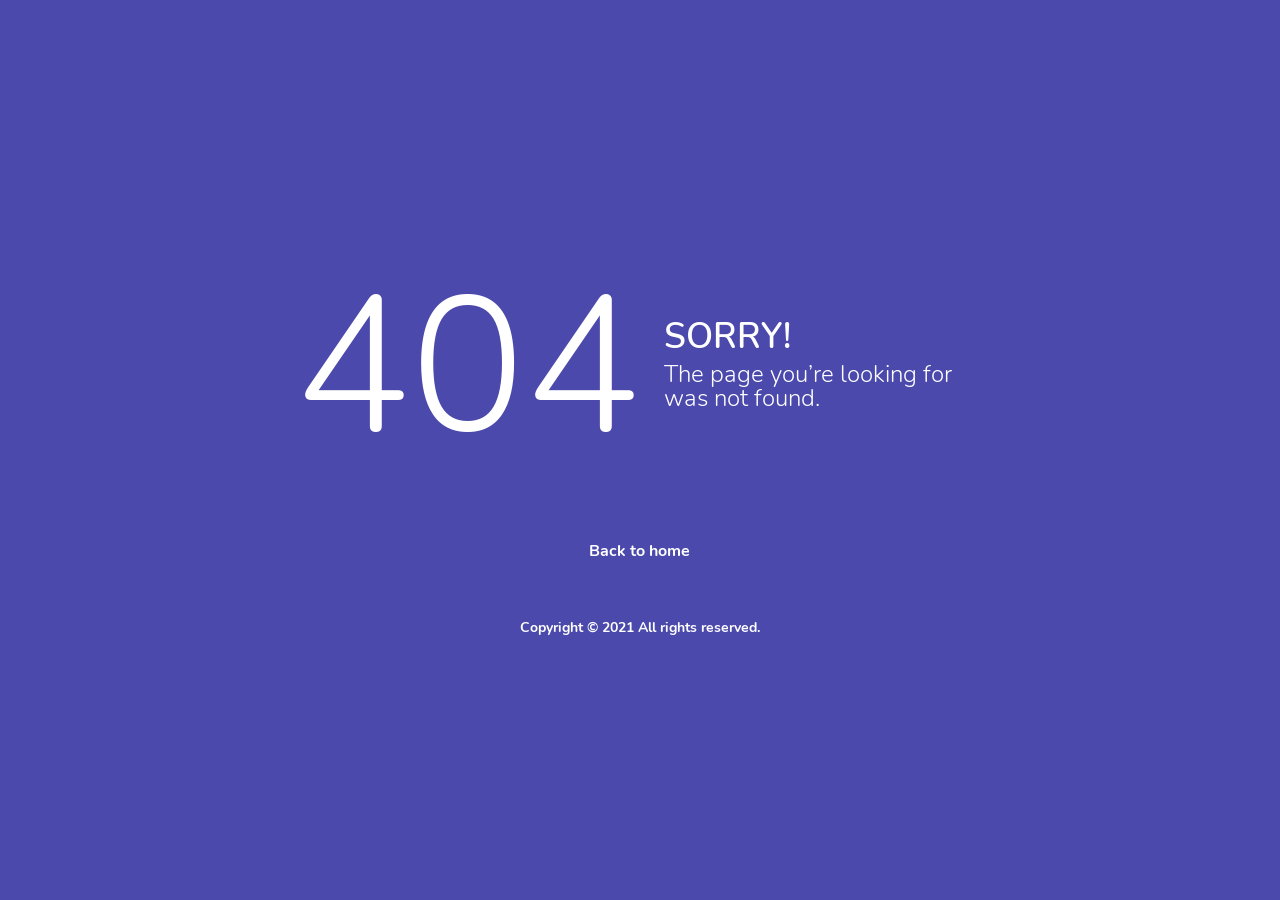
<file: admin/pages/samples/error-404.html>
<!DOCTYPE html>
<html lang="en">

<head>
  <!-- Required meta tags -->
  <meta charset="utf-8">
  <meta name="viewport" content="width=device-width, initial-scale=1, shrink-to-fit=no">
  <title>Skydash Admin</title>
  <!-- plugins:css -->
  <link rel="stylesheet" href="../../vendors/feather/feather.css">
  <link rel="stylesheet" href="../../vendors/ti-icons/css/themify-icons.css">
  <link rel="stylesheet" href="../../vendors/css/vendor.bundle.base.css">
  <!-- endinject -->
  <!-- Plugin css for this page -->
  <!-- End plugin css for this page -->
  <!-- inject:css -->
  <link rel="stylesheet" href="../../css/vertical-layout-light/style.css">
  <!-- endinject -->
  <link rel="shortcut icon" href="../../images/favicon.png" />
</head>

<body>
  <div class="container-scroller">
    <div class="container-fluid page-body-wrapper full-page-wrapper">
      <div class="content-wrapper d-flex align-items-center text-center error-page bg-primary">
        <div class="row flex-grow">
          <div class="col-lg-7 mx-auto text-white">
            <div class="row align-items-center d-flex flex-row">
              <div class="col-lg-6 text-lg-right pr-lg-4">
                <h1 class="display-1 mb-0">404</h1>
              </div>
              <div class="col-lg-6 error-page-divider text-lg-left pl-lg-4">
                <h2>SORRY!</h2>
                <h3 class="font-weight-light">The page you’re looking for was not found.</h3>
              </div>
            </div>
            <div class="row mt-5">
              <div class="col-12 text-center mt-xl-2">
                <a class="text-white font-weight-medium" href="../../index.html">Back to home</a>
              </div>
            </div>
            <div class="row mt-5">
              <div class="col-12 mt-xl-2">
                <p class="text-white font-weight-medium text-center">Copyright &copy; 2021  All rights reserved.</p>
              </div>
            </div>
          </div>
        </div>
      </div>
      <!-- content-wrapper ends -->
    </div>
    <!-- page-body-wrapper ends -->
  </div>
  <!-- container-scroller -->
  <!-- plugins:js -->
  <script src="../../vendors/js/vendor.bundle.base.js"></script>
  <!-- endinject -->
  <!-- Plugin js for this page -->
  <!-- End plugin js for this page -->
  <!-- inject:js -->
  <script src="../../js/off-canvas.js"></script>
  <script src="../../js/hoverable-collapse.js"></script>
  <script src="../../js/template.js"></script>
  <script src="../../js/settings.js"></script>
  <script src="../../js/todolist.js"></script>
  <!-- endinject -->
</body>

</html>
</file>
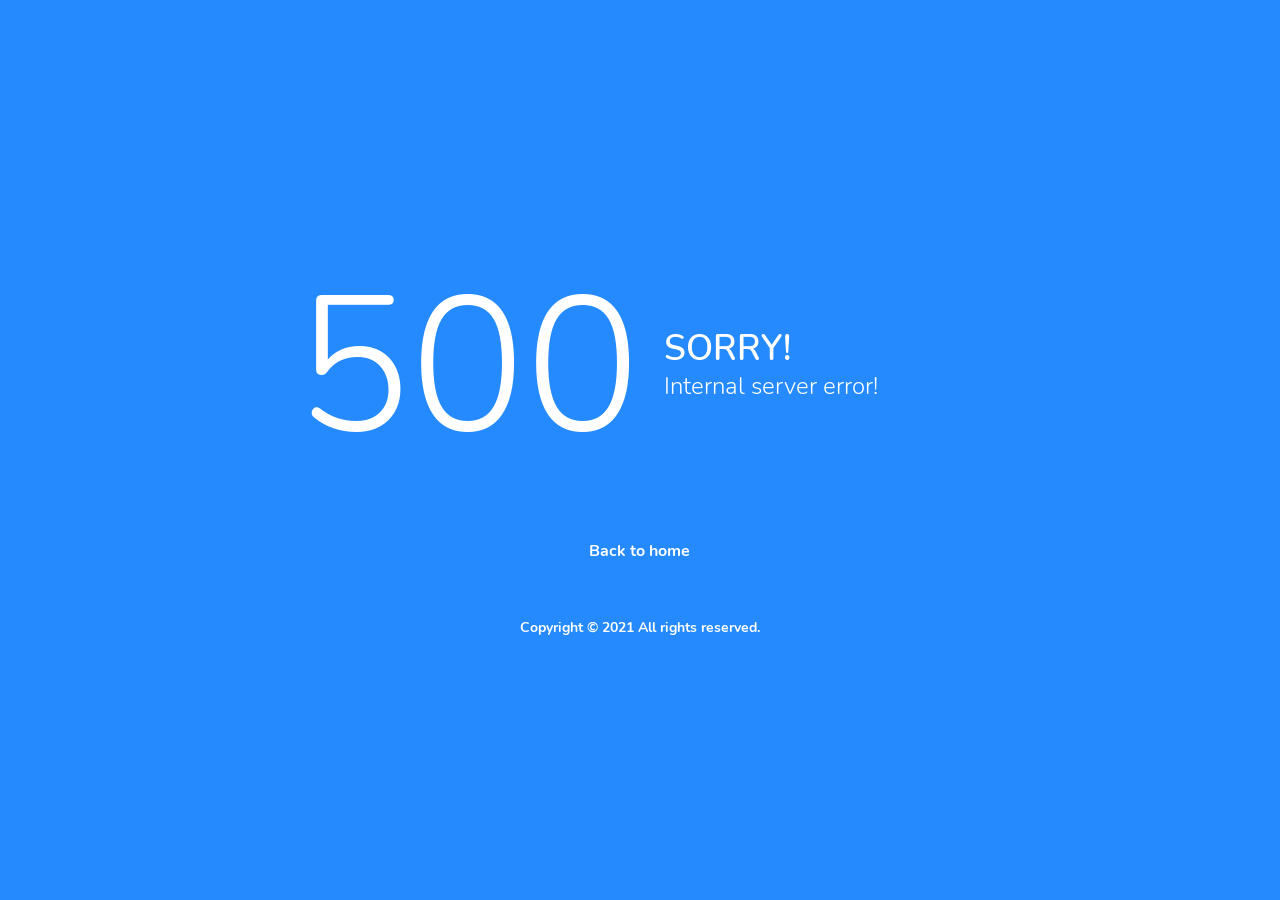
<file: admin/pages/samples/error-500.html>
<!DOCTYPE html>
<html lang="en">

<head>
  <!-- Required meta tags -->
  <meta charset="utf-8">
  <meta name="viewport" content="width=device-width, initial-scale=1, shrink-to-fit=no">
  <title>Skydash Admin</title>
  <!-- plugins:css -->
  <link rel="stylesheet" href="../../vendors/feather/feather.css">
  <link rel="stylesheet" href="../../vendors/ti-icons/css/themify-icons.css">
  <link rel="stylesheet" href="../../vendors/css/vendor.bundle.base.css">
  <!-- endinject -->
  <!-- Plugin css for this page -->
  <!-- End plugin css for this page -->
  <!-- inject:css -->
  <link rel="stylesheet" href="../../css/vertical-layout-light/style.css">
  <!-- endinject -->
  <link rel="shortcut icon" href="../../images/favicon.png" />
</head>

<body>
  <div class="container-scroller">
    <div class="container-fluid page-body-wrapper full-page-wrapper">
      <div class="content-wrapper d-flex align-items-center text-center error-page bg-info">
        <div class="row flex-grow">
          <div class="col-lg-7 mx-auto text-white">
            <div class="row align-items-center d-flex flex-row">
              <div class="col-lg-6 text-lg-right pr-lg-4">
                <h1 class="display-1 mb-0">500</h1>
              </div>
              <div class="col-lg-6 error-page-divider text-lg-left pl-lg-4">
                <h2>SORRY!</h2>
                <h3 class="font-weight-light">Internal server error!</h3>
              </div>
            </div>
            <div class="row mt-5">
              <div class="col-12 text-center mt-xl-2">
                <a class="text-white font-weight-medium" href="../../index.html">Back to home</a>
              </div>
            </div>
            <div class="row mt-5">
              <div class="col-12 mt-xl-2">
                <p class="text-white font-weight-medium text-center">Copyright &copy; 2021  All rights reserved.</p>
              </div>
            </div>
          </div>
        </div>
      </div>
      <!-- content-wrapper ends -->
    </div>
    <!-- page-body-wrapper ends -->
  </div>
  <!-- container-scroller -->
  <!-- plugins:js -->
  <script src="../../vendors/js/vendor.bundle.base.js"></script>
  <!-- endinject -->
  <!-- Plugin js for this page -->
  <!-- End plugin js for this page -->
  <!-- inject:js -->
  <script src="../../js/off-canvas.js"></script>
  <script src="../../js/hoverable-collapse.js"></script>
  <script src="../../js/template.js"></script>
  <script src="../../js/settings.js"></script>
  <script src="../../js/todolist.js"></script>
  <!-- endinject -->
</body>

</html>
</file>
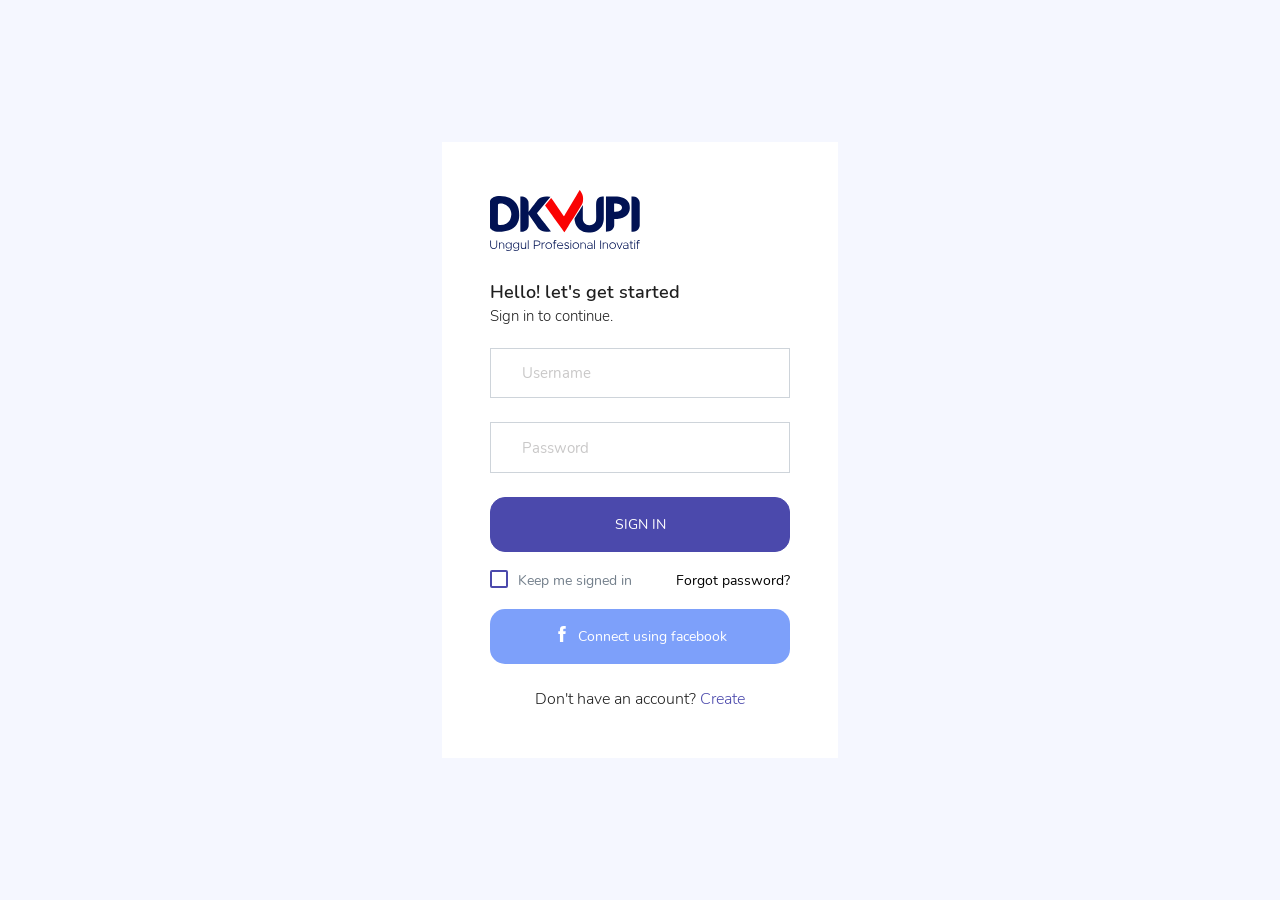
<file: admin/pages/samples/login.html>
<!DOCTYPE html>
<html lang="en">

<head>
  <!-- Required meta tags -->
  <meta charset="utf-8">
  <meta name="viewport" content="width=device-width, initial-scale=1, shrink-to-fit=no">
  <title>Skydash Admin</title>
  <!-- plugins:css -->
  <link rel="stylesheet" href="../../vendors/feather/feather.css">
  <link rel="stylesheet" href="../../vendors/ti-icons/css/themify-icons.css">
  <link rel="stylesheet" href="../../vendors/css/vendor.bundle.base.css">
  <!-- endinject -->
  <!-- Plugin css for this page -->
  <!-- End plugin css for this page -->
  <!-- inject:css -->
  <link rel="stylesheet" href="../../css/vertical-layout-light/style.css">
  <!-- endinject -->
  <link rel="shortcut icon" href="../../images/favicon.png" />
</head>

<body>
  <div class="container-scroller">
    <div class="container-fluid page-body-wrapper full-page-wrapper">
      <div class="content-wrapper d-flex align-items-center auth px-0">
        <div class="row w-100 mx-0">
          <div class="col-lg-4 mx-auto">
            <div class="auth-form-light text-left py-5 px-4 px-sm-5">
              <div class="brand-logo">
                <img src="../../images/logo.svg" alt="logo">
              </div>
              <h4>Hello! let's get started</h4>
              <h6 class="font-weight-light">Sign in to continue.</h6>
              <form class="pt-3">
                <div class="form-group">
                  <input type="email" class="form-control form-control-lg" id="exampleInputEmail1" placeholder="Username">
                </div>
                <div class="form-group">
                  <input type="password" class="form-control form-control-lg" id="exampleInputPassword1" placeholder="Password">
                </div>
                <div class="mt-3">
                  <a class="btn btn-block btn-primary btn-lg font-weight-medium auth-form-btn" href="../../index.html">SIGN IN</a>
                </div>
                <div class="my-2 d-flex justify-content-between align-items-center">
                  <div class="form-check">
                    <label class="form-check-label text-muted">
                      <input type="checkbox" class="form-check-input">
                      Keep me signed in
                    </label>
                  </div>
                  <a href="#" class="auth-link text-black">Forgot password?</a>
                </div>
                <div class="mb-2">
                  <button type="button" class="btn btn-block btn-facebook auth-form-btn">
                    <i class="ti-facebook mr-2"></i>Connect using facebook
                  </button>
                </div>
                <div class="text-center mt-4 font-weight-light">
                  Don't have an account? <a href="register.html" class="text-primary">Create</a>
                </div>
              </form>
            </div>
          </div>
        </div>
      </div>
      <!-- content-wrapper ends -->
    </div>
    <!-- page-body-wrapper ends -->
  </div>
  <!-- container-scroller -->
  <!-- plugins:js -->
  <script src="../../vendors/js/vendor.bundle.base.js"></script>
  <!-- endinject -->
  <!-- Plugin js for this page -->
  <!-- End plugin js for this page -->
  <!-- inject:js -->
  <script src="../../js/off-canvas.js"></script>
  <script src="../../js/hoverable-collapse.js"></script>
  <script src="../../js/template.js"></script>
  <script src="../../js/settings.js"></script>
  <script src="../../js/todolist.js"></script>
  <!-- endinject -->
</body>

</html>
</file>
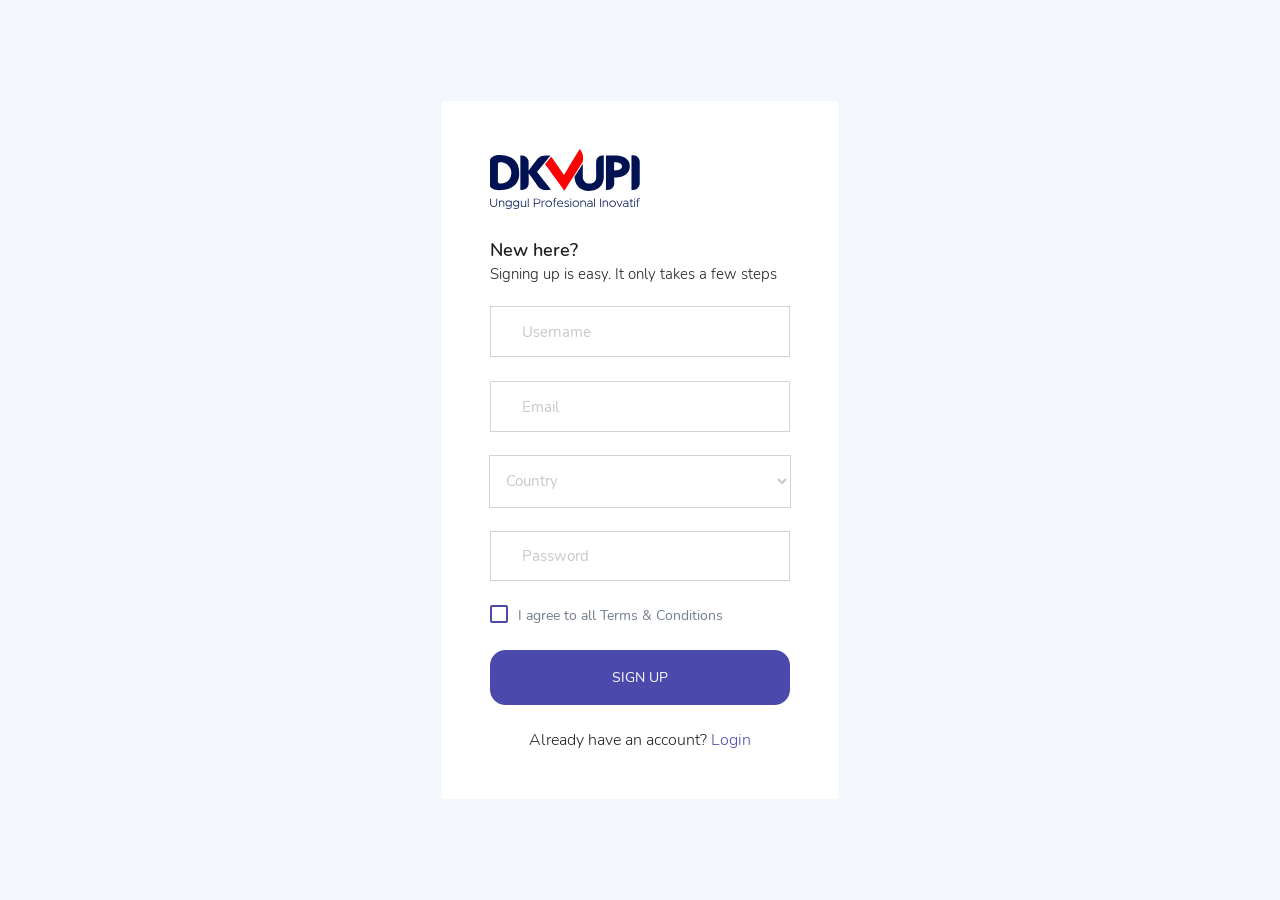
<file: admin/pages/samples/register.html>
<!DOCTYPE html>
<html lang="en">

<head>
  <!-- Required meta tags -->
  <meta charset="utf-8">
  <meta name="viewport" content="width=device-width, initial-scale=1, shrink-to-fit=no">
  <title>Skydash Admin</title>
  <!-- plugins:css -->
  <link rel="stylesheet" href="../../vendors/feather/feather.css">
  <link rel="stylesheet" href="../../vendors/ti-icons/css/themify-icons.css">
  <link rel="stylesheet" href="../../vendors/css/vendor.bundle.base.css">
  <!-- endinject -->
  <!-- Plugin css for this page -->
  <!-- End plugin css for this page -->
  <!-- inject:css -->
  <link rel="stylesheet" href="../../css/vertical-layout-light/style.css">
  <!-- endinject -->
  <link rel="shortcut icon" href="../../images/favicon.png" />
</head>

<body>
  <div class="container-scroller">
    <div class="container-fluid page-body-wrapper full-page-wrapper">
      <div class="content-wrapper d-flex align-items-center auth px-0">
        <div class="row w-100 mx-0">
          <div class="col-lg-4 mx-auto">
            <div class="auth-form-light text-left py-5 px-4 px-sm-5">
              <div class="brand-logo">
                <img src="../../images/logo.svg" alt="logo">
              </div>
              <h4>New here?</h4>
              <h6 class="font-weight-light">Signing up is easy. It only takes a few steps</h6>
              <form class="pt-3">
                <div class="form-group">
                  <input type="text" class="form-control form-control-lg" id="exampleInputUsername1" placeholder="Username">
                </div>
                <div class="form-group">
                  <input type="email" class="form-control form-control-lg" id="exampleInputEmail1" placeholder="Email">
                </div>
                <div class="form-group">
                  <select class="form-control form-control-lg" id="exampleFormControlSelect2">
                    <option>Country</option>
                    <option>United States of America</option>
                    <option>United Kingdom</option>
                    <option>India</option>
                    <option>Germany</option>
                    <option>Argentina</option>
                  </select>
                </div>
                <div class="form-group">
                  <input type="password" class="form-control form-control-lg" id="exampleInputPassword1" placeholder="Password">
                </div>
                <div class="mb-4">
                  <div class="form-check">
                    <label class="form-check-label text-muted">
                      <input type="checkbox" class="form-check-input">
                      I agree to all Terms & Conditions
                    </label>
                  </div>
                </div>
                <div class="mt-3">
                  <a class="btn btn-block btn-primary btn-lg font-weight-medium auth-form-btn" href="../../index.html">SIGN UP</a>
                </div>
                <div class="text-center mt-4 font-weight-light">
                  Already have an account? <a href="login.html" class="text-primary">Login</a>
                </div>
              </form>
            </div>
          </div>
        </div>
      </div>
      <!-- content-wrapper ends -->
    </div>
    <!-- page-body-wrapper ends -->
  </div>
  <!-- container-scroller -->
  <!-- plugins:js -->
  <script src="../../vendors/js/vendor.bundle.base.js"></script>
  <!-- endinject -->
  <!-- Plugin js for this page -->
  <!-- End plugin js for this page -->
  <!-- inject:js -->
  <script src="../../js/off-canvas.js"></script>
  <script src="../../js/hoverable-collapse.js"></script>
  <script src="../../js/template.js"></script>
  <script src="../../js/settings.js"></script>
  <script src="../../js/todolist.js"></script>
  <!-- endinject -->
</body>

</html>
</file>
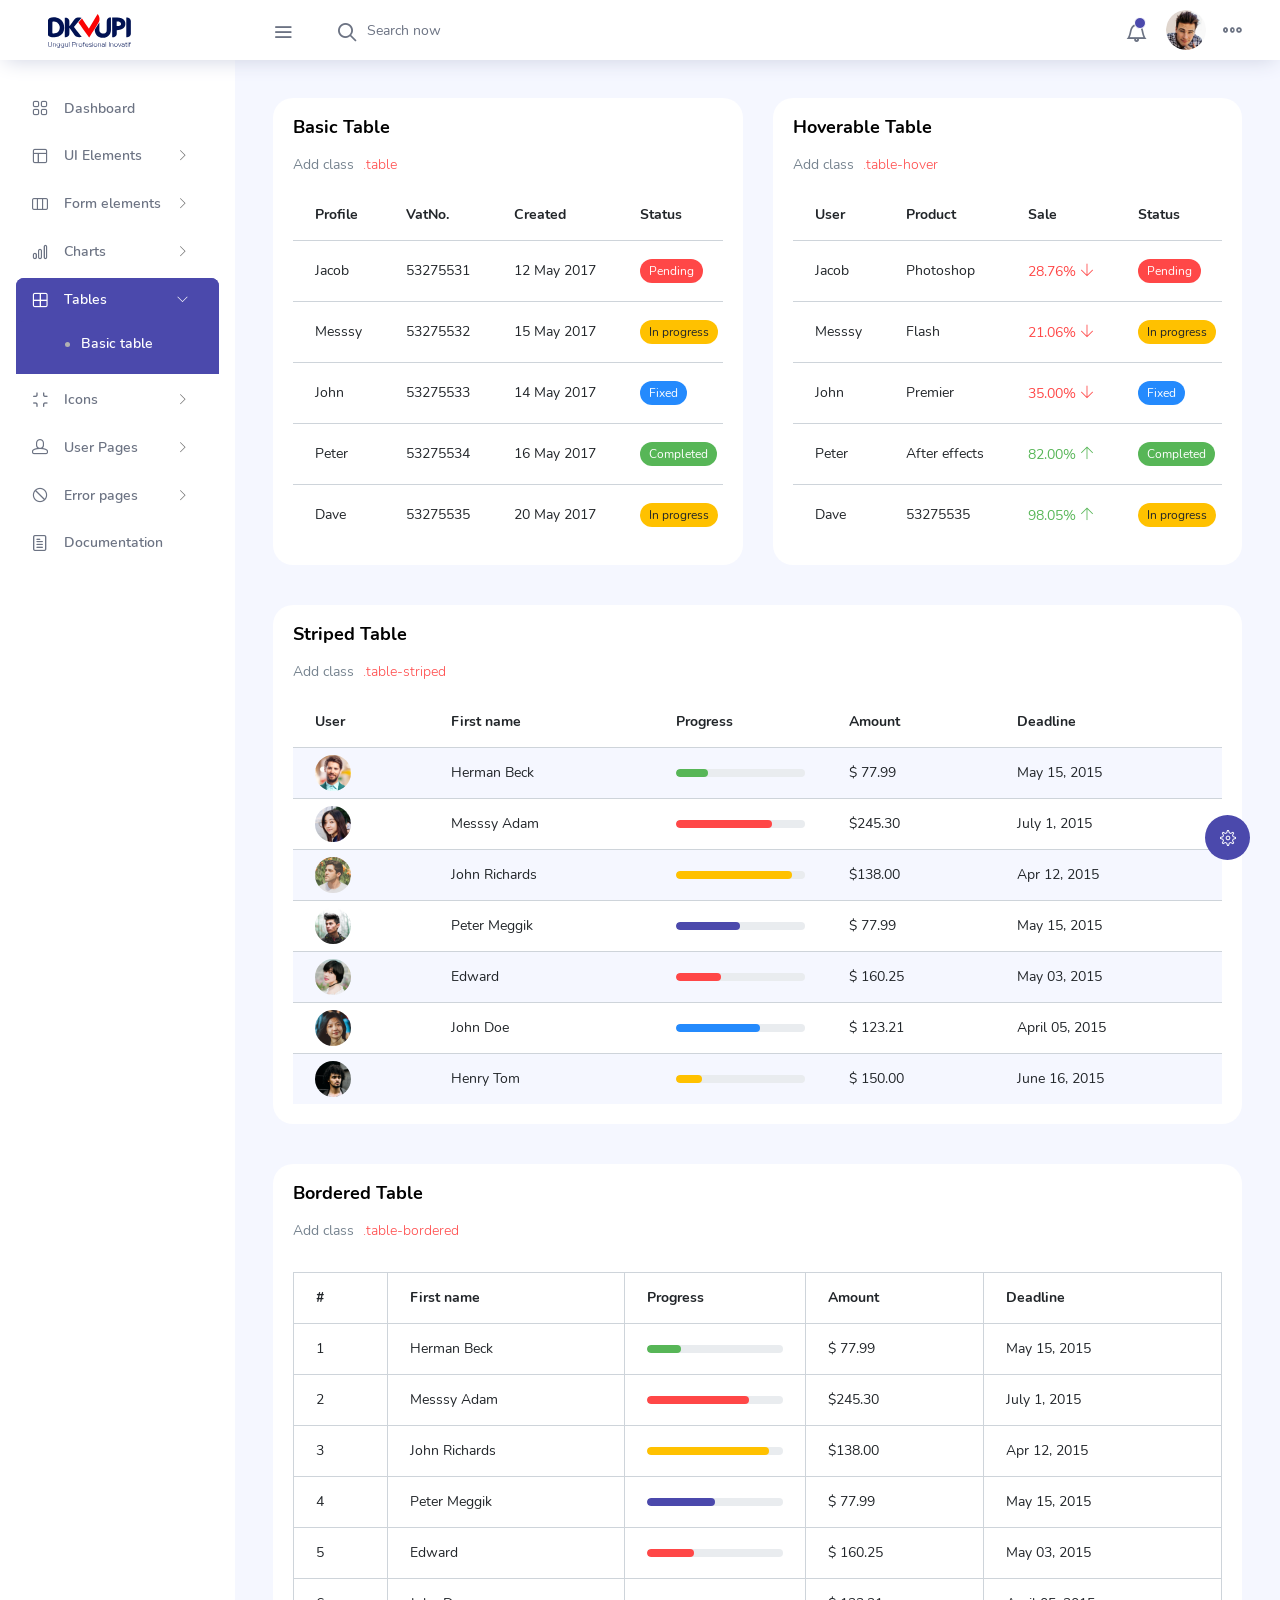
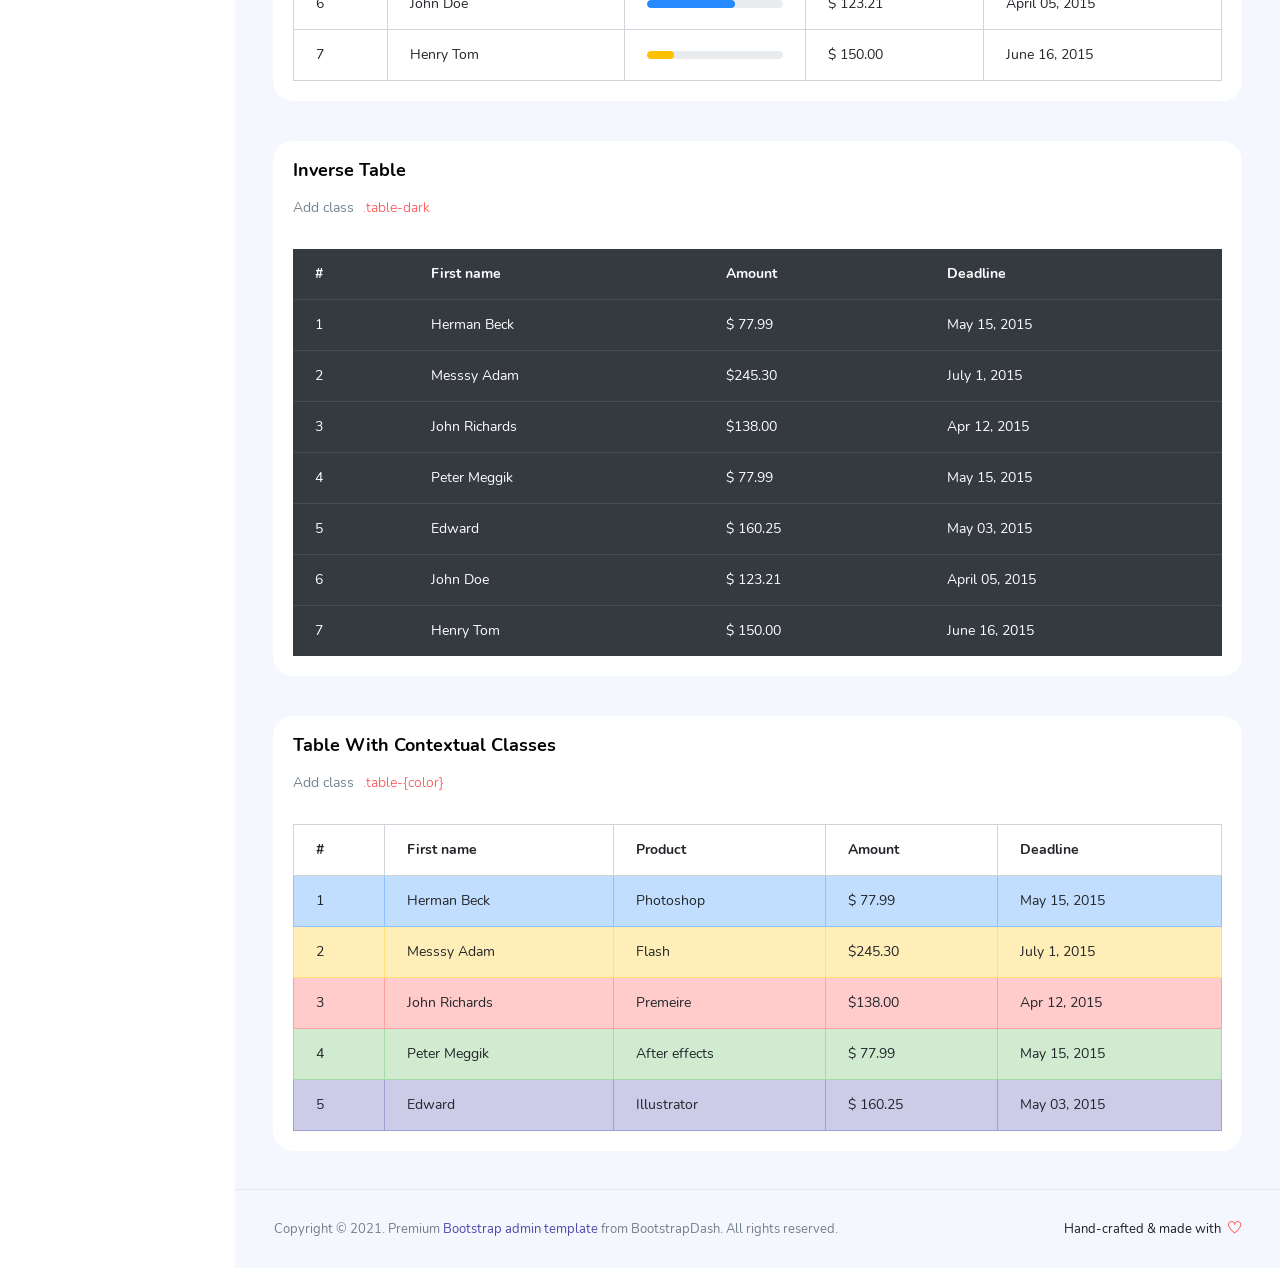
<file: admin/pages/tables/basic-table.html>
<!DOCTYPE html>
<html lang="en">

<head>
  <!-- Required meta tags -->
  <meta charset="utf-8">
  <meta name="viewport" content="width=device-width, initial-scale=1, shrink-to-fit=no">
  <title>Skydash Admin</title>
  <!-- plugins:css -->
  <link rel="stylesheet" href="../../vendors/feather/feather.css">
  <link rel="stylesheet" href="../../vendors/ti-icons/css/themify-icons.css">
  <link rel="stylesheet" href="../../vendors/css/vendor.bundle.base.css">
  <!-- endinject -->
  <!-- Plugin css for this page -->
  <!-- End plugin css for this page -->
  <!-- inject:css -->
  <link rel="stylesheet" href="../../css/vertical-layout-light/style.css">
  <!-- endinject -->
  <link rel="shortcut icon" href="../../images/favicon.png" />
</head>

<body>
  <div class="container-scroller">
    <!-- partial:../../partials/_navbar.html -->
    <nav class="navbar col-lg-12 col-12 p-0 fixed-top d-flex flex-row">
      <div class="text-center navbar-brand-wrapper d-flex align-items-center justify-content-center">
        <a class="navbar-brand brand-logo mr-5" href="../../index.html"><img src="../../images/logo.svg" class="mr-2" alt="logo"/></a>
        <a class="navbar-brand brand-logo-mini" href="../../index.html"><img src="../../images/logo-mini.svg" alt="logo"/></a>
      </div>
      <div class="navbar-menu-wrapper d-flex align-items-center justify-content-end">
        <button class="navbar-toggler navbar-toggler align-self-center" type="button" data-toggle="minimize">
          <span class="icon-menu"></span>
        </button>
        <ul class="navbar-nav mr-lg-2">
          <li class="nav-item nav-search d-none d-lg-block">
            <div class="input-group">
              <div class="input-group-prepend hover-cursor" id="navbar-search-icon">
                <span class="input-group-text" id="search">
                  <i class="icon-search"></i>
                </span>
              </div>
              <input type="text" class="form-control" id="navbar-search-input" placeholder="Search now" aria-label="search" aria-describedby="search">
            </div>
          </li>
        </ul>
        <ul class="navbar-nav navbar-nav-right">
          <li class="nav-item dropdown">
            <a class="nav-link count-indicator dropdown-toggle" id="notificationDropdown" href="#" data-toggle="dropdown">
              <i class="icon-bell mx-0"></i>
              <span class="count"></span>
            </a>
            <div class="dropdown-menu dropdown-menu-right navbar-dropdown preview-list" aria-labelledby="notificationDropdown">
              <p class="mb-0 font-weight-normal float-left dropdown-header">Notifications</p>
              <a class="dropdown-item preview-item">
                <div class="preview-thumbnail">
                  <div class="preview-icon bg-success">
                    <i class="ti-info-alt mx-0"></i>
                  </div>
                </div>
                <div class="preview-item-content">
                  <h6 class="preview-subject font-weight-normal">Application Error</h6>
                  <p class="font-weight-light small-text mb-0 text-muted">
                    Just now
                  </p>
                </div>
              </a>
              <a class="dropdown-item preview-item">
                <div class="preview-thumbnail">
                  <div class="preview-icon bg-warning">
                    <i class="ti-settings mx-0"></i>
                  </div>
                </div>
                <div class="preview-item-content">
                  <h6 class="preview-subject font-weight-normal">Settings</h6>
                  <p class="font-weight-light small-text mb-0 text-muted">
                    Private message
                  </p>
                </div>
              </a>
              <a class="dropdown-item preview-item">
                <div class="preview-thumbnail">
                  <div class="preview-icon bg-info">
                    <i class="ti-user mx-0"></i>
                  </div>
                </div>
                <div class="preview-item-content">
                  <h6 class="preview-subject font-weight-normal">New user registration</h6>
                  <p class="font-weight-light small-text mb-0 text-muted">
                    2 days ago
                  </p>
                </div>
              </a>
            </div>
          </li>
          <li class="nav-item nav-profile dropdown">
            <a class="nav-link dropdown-toggle" href="#" data-toggle="dropdown" id="profileDropdown">
              <img src="../../images/faces/face28.jpg" alt="profile"/>
            </a>
            <div class="dropdown-menu dropdown-menu-right navbar-dropdown" aria-labelledby="profileDropdown">
              <a class="dropdown-item">
                <i class="ti-settings text-primary"></i>
                Settings
              </a>
              <a class="dropdown-item">
                <i class="ti-power-off text-primary"></i>
                Logout
              </a>
            </div>
          </li>
          <li class="nav-item nav-settings d-none d-lg-flex">
            <a class="nav-link" href="#">
              <i class="icon-ellipsis"></i>
            </a>
          </li>
        </ul>
        <button class="navbar-toggler navbar-toggler-right d-lg-none align-self-center" type="button" data-toggle="offcanvas">
          <span class="icon-menu"></span>
        </button>
      </div>
    </nav>
    <!-- partial -->
    <div class="container-fluid page-body-wrapper">
      <!-- partial:../../partials/_settings-panel.html -->
      <div class="theme-setting-wrapper">
        <div id="settings-trigger"><i class="ti-settings"></i></div>
        <div id="theme-settings" class="settings-panel">
          <i class="settings-close ti-close"></i>
          <p class="settings-heading">SIDEBAR SKINS</p>
          <div class="sidebar-bg-options selected" id="sidebar-light-theme"><div class="img-ss rounded-circle bg-light border mr-3"></div>Light</div>
          <div class="sidebar-bg-options" id="sidebar-dark-theme"><div class="img-ss rounded-circle bg-dark border mr-3"></div>Dark</div>
          <p class="settings-heading mt-2">HEADER SKINS</p>
          <div class="color-tiles mx-0 px-4">
            <div class="tiles success"></div>
            <div class="tiles warning"></div>
            <div class="tiles danger"></div>
            <div class="tiles info"></div>
            <div class="tiles dark"></div>
            <div class="tiles default"></div>
          </div>
        </div>
      </div>
      <div id="right-sidebar" class="settings-panel">
        <i class="settings-close ti-close"></i>
        <ul class="nav nav-tabs border-top" id="setting-panel" role="tablist">
          <li class="nav-item">
            <a class="nav-link active" id="todo-tab" data-toggle="tab" href="#todo-section" role="tab" aria-controls="todo-section" aria-expanded="true">TO DO LIST</a>
          </li>
          <li class="nav-item">
            <a class="nav-link" id="chats-tab" data-toggle="tab" href="#chats-section" role="tab" aria-controls="chats-section">CHATS</a>
          </li>
        </ul>
        <div class="tab-content" id="setting-content">
          <div class="tab-pane fade show active scroll-wrapper" id="todo-section" role="tabpanel" aria-labelledby="todo-section">
            <div class="add-items d-flex px-3 mb-0">
              <form class="form w-100">
                <div class="form-group d-flex">
                  <input type="text" class="form-control todo-list-input" placeholder="Add To-do">
                  <button type="submit" class="add btn btn-primary todo-list-add-btn" id="add-task">Add</button>
                </div>
              </form>
            </div>
            <div class="list-wrapper px-3">
              <ul class="d-flex flex-column-reverse todo-list">
                <li>
                  <div class="form-check">
                    <label class="form-check-label">
                      <input class="checkbox" type="checkbox">
                      Team review meeting at 3.00 PM
                    </label>
                  </div>
                  <i class="remove ti-close"></i>
                </li>
                <li>
                  <div class="form-check">
                    <label class="form-check-label">
                      <input class="checkbox" type="checkbox">
                      Prepare for presentation
                    </label>
                  </div>
                  <i class="remove ti-close"></i>
                </li>
                <li>
                  <div class="form-check">
                    <label class="form-check-label">
                      <input class="checkbox" type="checkbox">
                      Resolve all the low priority tickets due today
                    </label>
                  </div>
                  <i class="remove ti-close"></i>
                </li>
                <li class="completed">
                  <div class="form-check">
                    <label class="form-check-label">
                      <input class="checkbox" type="checkbox" checked>
                      Schedule meeting for next week
                    </label>
                  </div>
                  <i class="remove ti-close"></i>
                </li>
                <li class="completed">
                  <div class="form-check">
                    <label class="form-check-label">
                      <input class="checkbox" type="checkbox" checked>
                      Project review
                    </label>
                  </div>
                  <i class="remove ti-close"></i>
                </li>
              </ul>
            </div>
            <h4 class="px-3 text-muted mt-5 font-weight-light mb-0">Events</h4>
            <div class="events pt-4 px-3">
              <div class="wrapper d-flex mb-2">
                <i class="ti-control-record text-primary mr-2"></i>
                <span>Feb 11 2018</span>
              </div>
              <p class="mb-0 font-weight-thin text-gray">Creating component page build a js</p>
              <p class="text-gray mb-0">The total number of sessions</p>
            </div>
            <div class="events pt-4 px-3">
              <div class="wrapper d-flex mb-2">
                <i class="ti-control-record text-primary mr-2"></i>
                <span>Feb 7 2018</span>
              </div>
              <p class="mb-0 font-weight-thin text-gray">Meeting with Alisa</p>
              <p class="text-gray mb-0 ">Call Sarah Graves</p>
            </div>
          </div>
          <!-- To do section tab ends -->
          <div class="tab-pane fade" id="chats-section" role="tabpanel" aria-labelledby="chats-section">
            <div class="d-flex align-items-center justify-content-between border-bottom">
              <p class="settings-heading border-top-0 mb-3 pl-3 pt-0 border-bottom-0 pb-0">Friends</p>
              <small class="settings-heading border-top-0 mb-3 pt-0 border-bottom-0 pb-0 pr-3 font-weight-normal">See All</small>
            </div>
            <ul class="chat-list">
              <li class="list active">
                <div class="profile"><img src="../../images/faces/face1.jpg" alt="image"><span class="online"></span></div>
                <div class="info">
                  <p>Thomas Douglas</p>
                  <p>Available</p>
                </div>
                <small class="text-muted my-auto">19 min</small>
              </li>
              <li class="list">
                <div class="profile"><img src="../../images/faces/face2.jpg" alt="image"><span class="offline"></span></div>
                <div class="info">
                  <div class="wrapper d-flex">
                    <p>Catherine</p>
                  </div>
                  <p>Away</p>
                </div>
                <div class="badge badge-success badge-pill my-auto mx-2">4</div>
                <small class="text-muted my-auto">23 min</small>
              </li>
              <li class="list">
                <div class="profile"><img src="../../images/faces/face3.jpg" alt="image"><span class="online"></span></div>
                <div class="info">
                  <p>Daniel Russell</p>
                  <p>Available</p>
                </div>
                <small class="text-muted my-auto">14 min</small>
              </li>
              <li class="list">
                <div class="profile"><img src="../../images/faces/face4.jpg" alt="image"><span class="offline"></span></div>
                <div class="info">
                  <p>James Richardson</p>
                  <p>Away</p>
                </div>
                <small class="text-muted my-auto">2 min</small>
              </li>
              <li class="list">
                <div class="profile"><img src="../../images/faces/face5.jpg" alt="image"><span class="online"></span></div>
                <div class="info">
                  <p>Madeline Kennedy</p>
                  <p>Available</p>
                </div>
                <small class="text-muted my-auto">5 min</small>
              </li>
              <li class="list">
                <div class="profile"><img src="../../images/faces/face6.jpg" alt="image"><span class="online"></span></div>
                <div class="info">
                  <p>Sarah Graves</p>
                  <p>Available</p>
                </div>
                <small class="text-muted my-auto">47 min</small>
              </li>
            </ul>
          </div>
          <!-- chat tab ends -->
        </div>
      </div>
      <!-- partial -->
      <!-- partial:../../partials/_sidebar.html -->
      <nav class="sidebar sidebar-offcanvas" id="sidebar">
        <ul class="nav">
          <li class="nav-item">
            <a class="nav-link" href="../../index.html">
              <i class="icon-grid menu-icon"></i>
              <span class="menu-title">Dashboard</span>
            </a>
          </li>
          <li class="nav-item">
            <a class="nav-link" data-toggle="collapse" href="#ui-basic" aria-expanded="false" aria-controls="ui-basic">
              <i class="icon-layout menu-icon"></i>
              <span class="menu-title">UI Elements</span>
              <i class="menu-arrow"></i>
            </a>
            <div class="collapse" id="ui-basic">
              <ul class="nav flex-column sub-menu">
                <li class="nav-item"> <a class="nav-link" href="../../pages/ui-features/buttons.html">Buttons</a></li>
                <li class="nav-item"> <a class="nav-link" href="../../pages/ui-features/dropdowns.html">Dropdowns</a></li>
                <li class="nav-item"> <a class="nav-link" href="../../pages/ui-features/typography.html">Typography</a></li>
              </ul>
            </div>
          </li>
          <li class="nav-item">
            <a class="nav-link" data-toggle="collapse" href="#form-elements" aria-expanded="false" aria-controls="form-elements">
              <i class="icon-columns menu-icon"></i>
              <span class="menu-title">Form elements</span>
              <i class="menu-arrow"></i>
            </a>
            <div class="collapse" id="form-elements">
              <ul class="nav flex-column sub-menu">
                <li class="nav-item"><a class="nav-link" href="../../pages/forms/basic_elements.html">Basic Elements</a></li>
              </ul>
            </div>
          </li>
          <li class="nav-item">
            <a class="nav-link" data-toggle="collapse" href="#charts" aria-expanded="false" aria-controls="charts">
              <i class="icon-bar-graph menu-icon"></i>
              <span class="menu-title">Charts</span>
              <i class="menu-arrow"></i>
            </a>
            <div class="collapse" id="charts">
              <ul class="nav flex-column sub-menu">
                <li class="nav-item"> <a class="nav-link" href="../../pages/charts/chartjs.html">ChartJs</a></li>
              </ul>
            </div>
          </li>
          <li class="nav-item">
            <a class="nav-link" data-toggle="collapse" href="#tables" aria-expanded="false" aria-controls="tables">
              <i class="icon-grid-2 menu-icon"></i>
              <span class="menu-title">Tables</span>
              <i class="menu-arrow"></i>
            </a>
            <div class="collapse" id="tables">
              <ul class="nav flex-column sub-menu">
                <li class="nav-item"> <a class="nav-link" href="../../pages/tables/basic-table.html">Basic table</a></li>
              </ul>
            </div>
          </li>
          <li class="nav-item">
            <a class="nav-link" data-toggle="collapse" href="#icons" aria-expanded="false" aria-controls="icons">
              <i class="icon-contract menu-icon"></i>
              <span class="menu-title">Icons</span>
              <i class="menu-arrow"></i>
            </a>
            <div class="collapse" id="icons">
              <ul class="nav flex-column sub-menu">
                <li class="nav-item"> <a class="nav-link" href="../../pages/icons/mdi.html">Mdi icons</a></li>
              </ul>
            </div>
          </li>
          <li class="nav-item">
            <a class="nav-link" data-toggle="collapse" href="#auth" aria-expanded="false" aria-controls="auth">
              <i class="icon-head menu-icon"></i>
              <span class="menu-title">User Pages</span>
              <i class="menu-arrow"></i>
            </a>
            <div class="collapse" id="auth">
              <ul class="nav flex-column sub-menu">
                <li class="nav-item"> <a class="nav-link" href="../../pages/samples/login.html"> Login </a></li>
                <li class="nav-item"> <a class="nav-link" href="../../pages/samples/register.html"> Register </a></li>
              </ul>
            </div>
          </li>
          <li class="nav-item">
            <a class="nav-link" data-toggle="collapse" href="#error" aria-expanded="false" aria-controls="error">
              <i class="icon-ban menu-icon"></i>
              <span class="menu-title">Error pages</span>
              <i class="menu-arrow"></i>
            </a>
            <div class="collapse" id="error">
              <ul class="nav flex-column sub-menu">
                <li class="nav-item"> <a class="nav-link" href="../../pages/samples/error-404.html"> 404 </a></li>
                <li class="nav-item"> <a class="nav-link" href="../../pages/samples/error-500.html"> 500 </a></li>
              </ul>
            </div>
          </li>
          <li class="nav-item">
            <a class="nav-link" href="../../pages/documentation/documentation.html">
              <i class="icon-paper menu-icon"></i>
              <span class="menu-title">Documentation</span>
            </a>
          </li>
        </ul>
      </nav>
      <!-- partial -->
      <div class="main-panel">
        <div class="content-wrapper">
          <div class="row">
            <div class="col-lg-6 grid-margin stretch-card">
              <div class="card">
                <div class="card-body">
                  <h4 class="card-title">Basic Table</h4>
                  <p class="card-description">
                    Add class <code>.table</code>
                  </p>
                  <div class="table-responsive">
                    <table class="table">
                      <thead>
                        <tr>
                          <th>Profile</th>
                          <th>VatNo.</th>
                          <th>Created</th>
                          <th>Status</th>
                        </tr>
                      </thead>
                      <tbody>
                        <tr>
                          <td>Jacob</td>
                          <td>53275531</td>
                          <td>12 May 2017</td>
                          <td><label class="badge badge-danger">Pending</label></td>
                        </tr>
                        <tr>
                          <td>Messsy</td>
                          <td>53275532</td>
                          <td>15 May 2017</td>
                          <td><label class="badge badge-warning">In progress</label></td>
                        </tr>
                        <tr>
                          <td>John</td>
                          <td>53275533</td>
                          <td>14 May 2017</td>
                          <td><label class="badge badge-info">Fixed</label></td>
                        </tr>
                        <tr>
                          <td>Peter</td>
                          <td>53275534</td>
                          <td>16 May 2017</td>
                          <td><label class="badge badge-success">Completed</label></td>
                        </tr>
                        <tr>
                          <td>Dave</td>
                          <td>53275535</td>
                          <td>20 May 2017</td>
                          <td><label class="badge badge-warning">In progress</label></td>
                        </tr>
                      </tbody>
                    </table>
                  </div>
                </div>
              </div>
            </div>
            <div class="col-lg-6 grid-margin stretch-card">
              <div class="card">
                <div class="card-body">
                  <h4 class="card-title">Hoverable Table</h4>
                  <p class="card-description">
                    Add class <code>.table-hover</code>
                  </p>
                  <div class="table-responsive">
                    <table class="table table-hover">
                      <thead>
                        <tr>
                          <th>User</th>
                          <th>Product</th>
                          <th>Sale</th>
                          <th>Status</th>
                        </tr>
                      </thead>
                      <tbody>
                        <tr>
                          <td>Jacob</td>
                          <td>Photoshop</td>
                          <td class="text-danger"> 28.76% <i class="ti-arrow-down"></i></td>
                          <td><label class="badge badge-danger">Pending</label></td>
                        </tr>
                        <tr>
                          <td>Messsy</td>
                          <td>Flash</td>
                          <td class="text-danger"> 21.06% <i class="ti-arrow-down"></i></td>
                          <td><label class="badge badge-warning">In progress</label></td>
                        </tr>
                        <tr>
                          <td>John</td>
                          <td>Premier</td>
                          <td class="text-danger"> 35.00% <i class="ti-arrow-down"></i></td>
                          <td><label class="badge badge-info">Fixed</label></td>
                        </tr>
                        <tr>
                          <td>Peter</td>
                          <td>After effects</td>
                          <td class="text-success"> 82.00% <i class="ti-arrow-up"></i></td>
                          <td><label class="badge badge-success">Completed</label></td>
                        </tr>
                        <tr>
                          <td>Dave</td>
                          <td>53275535</td>
                          <td class="text-success"> 98.05% <i class="ti-arrow-up"></i></td>
                          <td><label class="badge badge-warning">In progress</label></td>
                        </tr>
                      </tbody>
                    </table>
                  </div>
                </div>
              </div>
            </div>
            <div class="col-lg-12 grid-margin stretch-card">
              <div class="card">
                <div class="card-body">
                  <h4 class="card-title">Striped Table</h4>
                  <p class="card-description">
                    Add class <code>.table-striped</code>
                  </p>
                  <div class="table-responsive">
                    <table class="table table-striped">
                      <thead>
                        <tr>
                          <th>
                            User
                          </th>
                          <th>
                            First name
                          </th>
                          <th>
                            Progress
                          </th>
                          <th>
                            Amount
                          </th>
                          <th>
                            Deadline
                          </th>
                        </tr>
                      </thead>
                      <tbody>
                        <tr>
                          <td class="py-1">
                            <img src="../../images/faces/face1.jpg" alt="image"/>
                          </td>
                          <td>
                            Herman Beck
                          </td>
                          <td>
                            <div class="progress">
                              <div class="progress-bar bg-success" role="progressbar" style="width: 25%" aria-valuenow="25" aria-valuemin="0" aria-valuemax="100"></div>
                            </div>
                          </td>
                          <td>
                            $ 77.99
                          </td>
                          <td>
                            May 15, 2015
                          </td>
                        </tr>
                        <tr>
                          <td class="py-1">
                            <img src="../../images/faces/face2.jpg" alt="image"/>
                          </td>
                          <td>
                            Messsy Adam
                          </td>
                          <td>
                            <div class="progress">
                              <div class="progress-bar bg-danger" role="progressbar" style="width: 75%" aria-valuenow="75" aria-valuemin="0" aria-valuemax="100"></div>
                            </div>
                          </td>
                          <td>
                            $245.30
                          </td>
                          <td>
                            July 1, 2015
                          </td>
                        </tr>
                        <tr>
                          <td class="py-1">
                            <img src="../../images/faces/face3.jpg" alt="image"/>
                          </td>
                          <td>
                            John Richards
                          </td>
                          <td>
                            <div class="progress">
                              <div class="progress-bar bg-warning" role="progressbar" style="width: 90%" aria-valuenow="90" aria-valuemin="0" aria-valuemax="100"></div>
                            </div>
                          </td>
                          <td>
                            $138.00
                          </td>
                          <td>
                            Apr 12, 2015
                          </td>
                        </tr>
                        <tr>
                          <td class="py-1">
                            <img src="../../images/faces/face4.jpg" alt="image"/>
                          </td>
                          <td>
                            Peter Meggik
                          </td>
                          <td>
                            <div class="progress">
                              <div class="progress-bar bg-primary" role="progressbar" style="width: 50%" aria-valuenow="50" aria-valuemin="0" aria-valuemax="100"></div>
                            </div>
                          </td>
                          <td>
                            $ 77.99
                          </td>
                          <td>
                            May 15, 2015
                          </td>
                        </tr>
                        <tr>
                          <td class="py-1">
                            <img src="../../images/faces/face5.jpg" alt="image"/>
                          </td>
                          <td>
                            Edward
                          </td>
                          <td>
                            <div class="progress">
                              <div class="progress-bar bg-danger" role="progressbar" style="width: 35%" aria-valuenow="35" aria-valuemin="0" aria-valuemax="100"></div>
                            </div>
                          </td>
                          <td>
                            $ 160.25
                          </td>
                          <td>
                            May 03, 2015
                          </td>
                        </tr>
                        <tr>
                          <td class="py-1">
                            <img src="../../images/faces/face6.jpg" alt="image"/>
                          </td>
                          <td>
                            John Doe
                          </td>
                          <td>
                            <div class="progress">
                              <div class="progress-bar bg-info" role="progressbar" style="width: 65%" aria-valuenow="65" aria-valuemin="0" aria-valuemax="100"></div>
                            </div>
                          </td>
                          <td>
                            $ 123.21
                          </td>
                          <td>
                            April 05, 2015
                          </td>
                        </tr>
                        <tr>
                          <td class="py-1">
                            <img src="../../images/faces/face7.jpg" alt="image"/>
                          </td>
                          <td>
                            Henry Tom
                          </td>
                          <td>
                            <div class="progress">
                              <div class="progress-bar bg-warning" role="progressbar" style="width: 20%" aria-valuenow="20" aria-valuemin="0" aria-valuemax="100"></div>
                            </div>
                          </td>
                          <td>
                            $ 150.00
                          </td>
                          <td>
                            June 16, 2015
                          </td>
                        </tr>
                      </tbody>
                    </table>
                  </div>
                </div>
              </div>
            </div>
            <div class="col-lg-12 grid-margin stretch-card">
              <div class="card">
                <div class="card-body">
                  <h4 class="card-title">Bordered table</h4>
                  <p class="card-description">
                    Add class <code>.table-bordered</code>
                  </p>
                  <div class="table-responsive pt-3">
                    <table class="table table-bordered">
                      <thead>
                        <tr>
                          <th>
                            #
                          </th>
                          <th>
                            First name
                          </th>
                          <th>
                            Progress
                          </th>
                          <th>
                            Amount
                          </th>
                          <th>
                            Deadline
                          </th>
                        </tr>
                      </thead>
                      <tbody>
                        <tr>
                          <td>
                            1
                          </td>
                          <td>
                            Herman Beck
                          </td>
                          <td>
                            <div class="progress">
                              <div class="progress-bar bg-success" role="progressbar" style="width: 25%" aria-valuenow="25" aria-valuemin="0" aria-valuemax="100"></div>
                            </div>
                          </td>
                          <td>
                            $ 77.99
                          </td>
                          <td>
                            May 15, 2015
                          </td>
                        </tr>
                        <tr>
                          <td>
                            2
                          </td>
                          <td>
                            Messsy Adam
                          </td>
                          <td>
                            <div class="progress">
                              <div class="progress-bar bg-danger" role="progressbar" style="width: 75%" aria-valuenow="75" aria-valuemin="0" aria-valuemax="100"></div>
                            </div>
                          </td>
                          <td>
                            $245.30
                          </td>
                          <td>
                            July 1, 2015
                          </td>
                        </tr>
                        <tr>
                          <td>
                            3
                          </td>
                          <td>
                            John Richards
                          </td>
                          <td>
                            <div class="progress">
                              <div class="progress-bar bg-warning" role="progressbar" style="width: 90%" aria-valuenow="90" aria-valuemin="0" aria-valuemax="100"></div>
                            </div>
                          </td>
                          <td>
                            $138.00
                          </td>
                          <td>
                            Apr 12, 2015
                          </td>
                        </tr>
                        <tr>
                          <td>
                            4
                          </td>
                          <td>
                            Peter Meggik
                          </td>
                          <td>
                            <div class="progress">
                              <div class="progress-bar bg-primary" role="progressbar" style="width: 50%" aria-valuenow="50" aria-valuemin="0" aria-valuemax="100"></div>
                            </div>
                          </td>
                          <td>
                            $ 77.99
                          </td>
                          <td>
                            May 15, 2015
                          </td>
                        </tr>
                        <tr>
                          <td>
                            5
                          </td>
                          <td>
                            Edward
                          </td>
                          <td>
                            <div class="progress">
                              <div class="progress-bar bg-danger" role="progressbar" style="width: 35%" aria-valuenow="35" aria-valuemin="0" aria-valuemax="100"></div>
                            </div>
                          </td>
                          <td>
                            $ 160.25
                          </td>
                          <td>
                            May 03, 2015
                          </td>
                        </tr>
                        <tr>
                          <td>
                            6
                          </td>
                          <td>
                            John Doe
                          </td>
                          <td>
                            <div class="progress">
                              <div class="progress-bar bg-info" role="progressbar" style="width: 65%" aria-valuenow="65" aria-valuemin="0" aria-valuemax="100"></div>
                            </div>
                          </td>
                          <td>
                            $ 123.21
                          </td>
                          <td>
                            April 05, 2015
                          </td>
                        </tr>
                        <tr>
                          <td>
                            7
                          </td>
                          <td>
                            Henry Tom
                          </td>
                          <td>
                            <div class="progress">
                              <div class="progress-bar bg-warning" role="progressbar" style="width: 20%" aria-valuenow="20" aria-valuemin="0" aria-valuemax="100"></div>
                            </div>
                          </td>
                          <td>
                            $ 150.00
                          </td>
                          <td>
                            June 16, 2015
                          </td>
                        </tr>
                      </tbody>
                    </table>
                  </div>
                </div>
              </div>
            </div>
            <div class="col-lg-12 grid-margin stretch-card">
              <div class="card">
                <div class="card-body">
                  <h4 class="card-title">Inverse table</h4>
                  <p class="card-description">
                    Add class <code>.table-dark</code>
                  </p>
                  <div class="table-responsive pt-3">
                    <table class="table table-dark">
                      <thead>
                        <tr>
                          <th>
                            #
                          </th>
                          <th>
                            First name
                          </th>
                          <th>
                            Amount
                          </th>
                          <th>
                            Deadline
                          </th>
                        </tr>
                      </thead>
                      <tbody>
                        <tr>
                          <td>
                            1
                          </td>
                          <td>
                            Herman Beck
                          </td>
                          <td>
                            $ 77.99
                          </td>
                          <td>
                            May 15, 2015
                          </td>
                        </tr>
                        <tr>
                          <td>
                            2
                          </td>
                          <td>
                            Messsy Adam
                          </td>
                          <td>
                            $245.30
                          </td>
                          <td>
                            July 1, 2015
                          </td>
                        </tr>
                        <tr>
                          <td>
                            3
                          </td>
                          <td>
                            John Richards
                          </td>
                          <td>
                            $138.00
                          </td>
                          <td>
                            Apr 12, 2015
                          </td>
                        </tr>
                        <tr>
                          <td>
                            4
                          </td>
                          <td>
                            Peter Meggik
                          </td>
                          <td>
                            $ 77.99
                          </td>
                          <td>
                            May 15, 2015
                          </td>
                        </tr>
                        <tr>
                          <td>
                            5
                          </td>
                          <td>
                            Edward
                          </td>
                          <td>
                            $ 160.25
                          </td>
                          <td>
                            May 03, 2015
                          </td>
                        </tr>
                        <tr>
                          <td>
                            6
                          </td>
                          <td>
                            John Doe
                          </td>
                          <td>
                            $ 123.21
                          </td>
                          <td>
                            April 05, 2015
                          </td>
                        </tr>
                        <tr>
                          <td>
                            7
                          </td>
                          <td>
                            Henry Tom
                          </td>
                          <td>
                            $ 150.00
                          </td>
                          <td>
                            June 16, 2015
                          </td>
                        </tr>
                      </tbody>
                    </table>
                  </div>
                </div>
              </div>
            </div>
            <div class="col-lg-12 stretch-card">
              <div class="card">
                <div class="card-body">
                  <h4 class="card-title">Table with contextual classes</h4>
                  <p class="card-description">
                    Add class <code>.table-{color}</code>
                  </p>
                  <div class="table-responsive pt-3">
                    <table class="table table-bordered">
                      <thead>
                        <tr>
                          <th>
                            #
                          </th>
                          <th>
                            First name
                          </th>
                          <th>
                            Product
                          </th>
                          <th>
                            Amount
                          </th>
                          <th>
                            Deadline
                          </th>
                        </tr>
                      </thead>
                      <tbody>
                        <tr class="table-info">
                          <td>
                            1
                          </td>
                          <td>
                            Herman Beck
                          </td>
                          <td>
                            Photoshop
                          </td>
                          <td>
                            $ 77.99
                          </td>
                          <td>
                            May 15, 2015
                          </td>
                        </tr>
                        <tr class="table-warning">
                          <td>
                            2
                          </td>
                          <td>
                            Messsy Adam
                          </td>
                          <td>
                            Flash
                          </td>
                          <td>
                            $245.30
                          </td>
                          <td>
                            July 1, 2015
                          </td>
                        </tr>
                        <tr class="table-danger">
                          <td>
                            3
                          </td>
                          <td>
                            John Richards
                          </td>
                          <td>
                            Premeire
                          </td>
                          <td>
                            $138.00
                          </td>
                          <td>
                            Apr 12, 2015
                          </td>
                        </tr>
                        <tr class="table-success">
                          <td>
                            4
                          </td>
                          <td>
                            Peter Meggik
                          </td>
                          <td>
                            After effects
                          </td>
                          <td>
                            $ 77.99
                          </td>
                          <td>
                            May 15, 2015
                          </td>
                        </tr>
                        <tr class="table-primary">
                          <td>
                            5
                          </td>
                          <td>
                            Edward
                          </td>
                          <td>
                            Illustrator
                          </td>
                          <td>
                            $ 160.25
                          </td>
                          <td>
                            May 03, 2015
                          </td>
                        </tr>
                      </tbody>
                    </table>
                  </div>
                </div>
              </div>
            </div>
          </div>
        </div>
        <!-- content-wrapper ends -->
        <!-- partial:../../partials/_footer.html -->
        <footer class="footer">
          <div class="d-sm-flex justify-content-center justify-content-sm-between">
            <span class="text-muted text-center text-sm-left d-block d-sm-inline-block">Copyright © 2021.  Premium <a href="https://www.bootstrapdash.com/" target="_blank">Bootstrap admin template</a> from BootstrapDash. All rights reserved.</span>
            <span class="float-none float-sm-right d-block mt-1 mt-sm-0 text-center">Hand-crafted & made with <i class="ti-heart text-danger ml-1"></i></span>
          </div>
        </footer>
        <!-- partial -->
      </div>
      <!-- main-panel ends -->
    </div>
    <!-- page-body-wrapper ends -->
  </div>
  <!-- container-scroller -->
  <!-- plugins:js -->
  <script src="../../vendors/js/vendor.bundle.base.js"></script>
  <!-- endinject -->
  <!-- Plugin js for this page -->
  <!-- End plugin js for this page -->
  <!-- inject:js -->
  <script src="../../js/off-canvas.js"></script>
  <script src="../../js/hoverable-collapse.js"></script>
  <script src="../../js/template.js"></script>
  <script src="../../js/settings.js"></script>
  <script src="../../js/todolist.js"></script>
  <!-- endinject -->
  <!-- Custom js for this page-->
  <!-- End custom js for this page-->
</body>

</html>
</file>
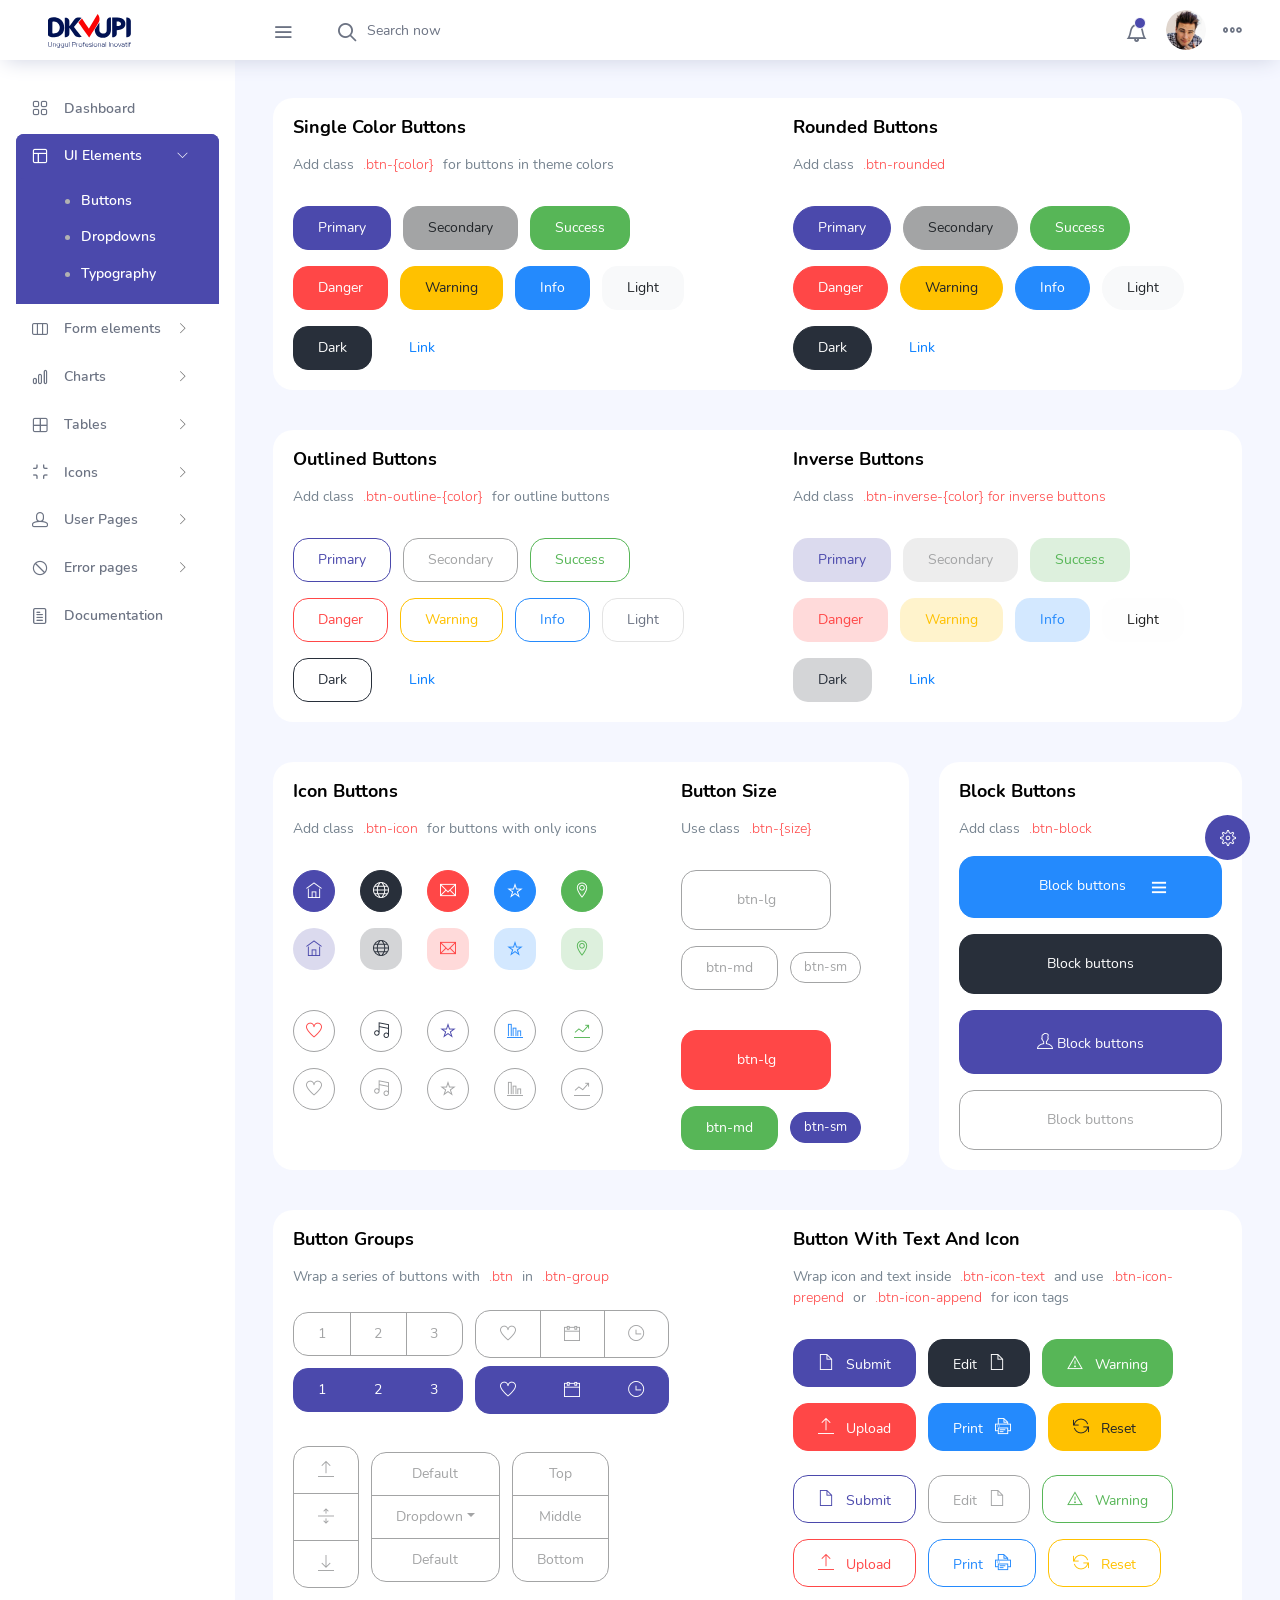
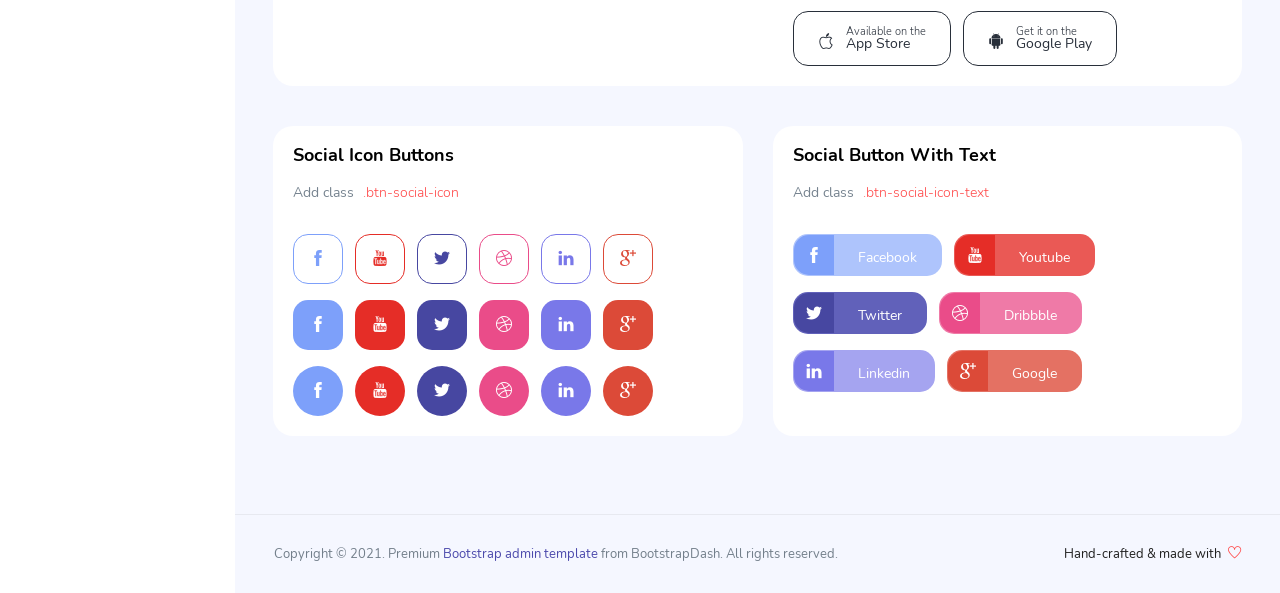
<file: admin/pages/ui-features/buttons.html>
<!DOCTYPE html>
<html lang="en">

<head>
  <!-- Required meta tags -->
  <meta charset="utf-8">
  <meta name="viewport" content="width=device-width, initial-scale=1, shrink-to-fit=no">
  <title>Skydash Admin</title>
  <!-- plugins:css -->
  <link rel="stylesheet" href="../../vendors/feather/feather.css">
  <link rel="stylesheet" href="../../vendors/ti-icons/css/themify-icons.css">
  <link rel="stylesheet" href="../../vendors/css/vendor.bundle.base.css">
  <!-- endinject -->
  <!-- Plugin css for this page -->
  <!-- End plugin css for this page -->
  <!-- inject:css -->
  <link rel="stylesheet" href="../../css/vertical-layout-light/style.css">
  <!-- endinject -->
  <link rel="shortcut icon" href="../../images/favicon.png" />
</head>

<body>
  <div class="container-scroller">
    <!-- partial:../../partials/_navbar.html -->
    <nav class="navbar col-lg-12 col-12 p-0 fixed-top d-flex flex-row">
      <div class="text-center navbar-brand-wrapper d-flex align-items-center justify-content-center">
        <a class="navbar-brand brand-logo mr-5" href="../../index.html"><img src="../../images/logo.svg" class="mr-2" alt="logo"/></a>
        <a class="navbar-brand brand-logo-mini" href="../../index.html"><img src="../../images/logo-mini.svg" alt="logo"/></a>
      </div>
      <div class="navbar-menu-wrapper d-flex align-items-center justify-content-end">
        <button class="navbar-toggler navbar-toggler align-self-center" type="button" data-toggle="minimize">
          <span class="icon-menu"></span>
        </button>
        <ul class="navbar-nav mr-lg-2">
          <li class="nav-item nav-search d-none d-lg-block">
            <div class="input-group">
              <div class="input-group-prepend hover-cursor" id="navbar-search-icon">
                <span class="input-group-text" id="search">
                  <i class="icon-search"></i>
                </span>
              </div>
              <input type="text" class="form-control" id="navbar-search-input" placeholder="Search now" aria-label="search" aria-describedby="search">
            </div>
          </li>
        </ul>
        <ul class="navbar-nav navbar-nav-right">
          <li class="nav-item dropdown">
            <a class="nav-link count-indicator dropdown-toggle" id="notificationDropdown" href="#" data-toggle="dropdown">
              <i class="icon-bell mx-0"></i>
              <span class="count"></span>
            </a>
            <div class="dropdown-menu dropdown-menu-right navbar-dropdown preview-list" aria-labelledby="notificationDropdown">
              <p class="mb-0 font-weight-normal float-left dropdown-header">Notifications</p>
              <a class="dropdown-item preview-item">
                <div class="preview-thumbnail">
                  <div class="preview-icon bg-success">
                    <i class="ti-info-alt mx-0"></i>
                  </div>
                </div>
                <div class="preview-item-content">
                  <h6 class="preview-subject font-weight-normal">Application Error</h6>
                  <p class="font-weight-light small-text mb-0 text-muted">
                    Just now
                  </p>
                </div>
              </a>
              <a class="dropdown-item preview-item">
                <div class="preview-thumbnail">
                  <div class="preview-icon bg-warning">
                    <i class="ti-settings mx-0"></i>
                  </div>
                </div>
                <div class="preview-item-content">
                  <h6 class="preview-subject font-weight-normal">Settings</h6>
                  <p class="font-weight-light small-text mb-0 text-muted">
                    Private message
                  </p>
                </div>
              </a>
              <a class="dropdown-item preview-item">
                <div class="preview-thumbnail">
                  <div class="preview-icon bg-info">
                    <i class="ti-user mx-0"></i>
                  </div>
                </div>
                <div class="preview-item-content">
                  <h6 class="preview-subject font-weight-normal">New user registration</h6>
                  <p class="font-weight-light small-text mb-0 text-muted">
                    2 days ago
                  </p>
                </div>
              </a>
            </div>
          </li>
          <li class="nav-item nav-profile dropdown">
            <a class="nav-link dropdown-toggle" href="#" data-toggle="dropdown" id="profileDropdown">
              <img src="../../images/faces/face28.jpg" alt="profile"/>
            </a>
            <div class="dropdown-menu dropdown-menu-right navbar-dropdown" aria-labelledby="profileDropdown">
              <a class="dropdown-item">
                <i class="ti-settings text-primary"></i>
                Settings
              </a>
              <a class="dropdown-item">
                <i class="ti-power-off text-primary"></i>
                Logout
              </a>
            </div>
          </li>
          <li class="nav-item nav-settings d-none d-lg-flex">
            <a class="nav-link" href="#">
              <i class="icon-ellipsis"></i>
            </a>
          </li>
        </ul>
        <button class="navbar-toggler navbar-toggler-right d-lg-none align-self-center" type="button" data-toggle="offcanvas">
          <span class="icon-menu"></span>
        </button>
      </div>
    </nav>
    <!-- partial -->
    <div class="container-fluid page-body-wrapper">
      <!-- partial:../../partials/_settings-panel.html -->
      <div class="theme-setting-wrapper">
        <div id="settings-trigger"><i class="ti-settings"></i></div>
        <div id="theme-settings" class="settings-panel">
          <i class="settings-close ti-close"></i>
          <p class="settings-heading">SIDEBAR SKINS</p>
          <div class="sidebar-bg-options selected" id="sidebar-light-theme"><div class="img-ss rounded-circle bg-light border mr-3"></div>Light</div>
          <div class="sidebar-bg-options" id="sidebar-dark-theme"><div class="img-ss rounded-circle bg-dark border mr-3"></div>Dark</div>
          <p class="settings-heading mt-2">HEADER SKINS</p>
          <div class="color-tiles mx-0 px-4">
            <div class="tiles success"></div>
            <div class="tiles warning"></div>
            <div class="tiles danger"></div>
            <div class="tiles info"></div>
            <div class="tiles dark"></div>
            <div class="tiles default"></div>
          </div>
        </div>
      </div>
      <div id="right-sidebar" class="settings-panel">
        <i class="settings-close ti-close"></i>
        <ul class="nav nav-tabs border-top" id="setting-panel" role="tablist">
          <li class="nav-item">
            <a class="nav-link active" id="todo-tab" data-toggle="tab" href="#todo-section" role="tab" aria-controls="todo-section" aria-expanded="true">TO DO LIST</a>
          </li>
          <li class="nav-item">
            <a class="nav-link" id="chats-tab" data-toggle="tab" href="#chats-section" role="tab" aria-controls="chats-section">CHATS</a>
          </li>
        </ul>
        <div class="tab-content" id="setting-content">
          <div class="tab-pane fade show active scroll-wrapper" id="todo-section" role="tabpanel" aria-labelledby="todo-section">
            <div class="add-items d-flex px-3 mb-0">
              <form class="form w-100">
                <div class="form-group d-flex">
                  <input type="text" class="form-control todo-list-input" placeholder="Add To-do">
                  <button type="submit" class="add btn btn-primary todo-list-add-btn" id="add-task">Add</button>
                </div>
              </form>
            </div>
            <div class="list-wrapper px-3">
              <ul class="d-flex flex-column-reverse todo-list">
                <li>
                  <div class="form-check">
                    <label class="form-check-label">
                      <input class="checkbox" type="checkbox">
                      Team review meeting at 3.00 PM
                    </label>
                  </div>
                  <i class="remove ti-close"></i>
                </li>
                <li>
                  <div class="form-check">
                    <label class="form-check-label">
                      <input class="checkbox" type="checkbox">
                      Prepare for presentation
                    </label>
                  </div>
                  <i class="remove ti-close"></i>
                </li>
                <li>
                  <div class="form-check">
                    <label class="form-check-label">
                      <input class="checkbox" type="checkbox">
                      Resolve all the low priority tickets due today
                    </label>
                  </div>
                  <i class="remove ti-close"></i>
                </li>
                <li class="completed">
                  <div class="form-check">
                    <label class="form-check-label">
                      <input class="checkbox" type="checkbox" checked>
                      Schedule meeting for next week
                    </label>
                  </div>
                  <i class="remove ti-close"></i>
                </li>
                <li class="completed">
                  <div class="form-check">
                    <label class="form-check-label">
                      <input class="checkbox" type="checkbox" checked>
                      Project review
                    </label>
                  </div>
                  <i class="remove ti-close"></i>
                </li>
              </ul>
            </div>
            <h4 class="px-3 text-muted mt-5 font-weight-light mb-0">Events</h4>
            <div class="events pt-4 px-3">
              <div class="wrapper d-flex mb-2">
                <i class="ti-control-record text-primary mr-2"></i>
                <span>Feb 11 2018</span>
              </div>
              <p class="mb-0 font-weight-thin text-gray">Creating component page build a js</p>
              <p class="text-gray mb-0">The total number of sessions</p>
            </div>
            <div class="events pt-4 px-3">
              <div class="wrapper d-flex mb-2">
                <i class="ti-control-record text-primary mr-2"></i>
                <span>Feb 7 2018</span>
              </div>
              <p class="mb-0 font-weight-thin text-gray">Meeting with Alisa</p>
              <p class="text-gray mb-0 ">Call Sarah Graves</p>
            </div>
          </div>
          <!-- To do section tab ends -->
          <div class="tab-pane fade" id="chats-section" role="tabpanel" aria-labelledby="chats-section">
            <div class="d-flex align-items-center justify-content-between border-bottom">
              <p class="settings-heading border-top-0 mb-3 pl-3 pt-0 border-bottom-0 pb-0">Friends</p>
              <small class="settings-heading border-top-0 mb-3 pt-0 border-bottom-0 pb-0 pr-3 font-weight-normal">See All</small>
            </div>
            <ul class="chat-list">
              <li class="list active">
                <div class="profile"><img src="../../images/faces/face1.jpg" alt="image"><span class="online"></span></div>
                <div class="info">
                  <p>Thomas Douglas</p>
                  <p>Available</p>
                </div>
                <small class="text-muted my-auto">19 min</small>
              </li>
              <li class="list">
                <div class="profile"><img src="../../images/faces/face2.jpg" alt="image"><span class="offline"></span></div>
                <div class="info">
                  <div class="wrapper d-flex">
                    <p>Catherine</p>
                  </div>
                  <p>Away</p>
                </div>
                <div class="badge badge-success badge-pill my-auto mx-2">4</div>
                <small class="text-muted my-auto">23 min</small>
              </li>
              <li class="list">
                <div class="profile"><img src="../../images/faces/face3.jpg" alt="image"><span class="online"></span></div>
                <div class="info">
                  <p>Daniel Russell</p>
                  <p>Available</p>
                </div>
                <small class="text-muted my-auto">14 min</small>
              </li>
              <li class="list">
                <div class="profile"><img src="../../images/faces/face4.jpg" alt="image"><span class="offline"></span></div>
                <div class="info">
                  <p>James Richardson</p>
                  <p>Away</p>
                </div>
                <small class="text-muted my-auto">2 min</small>
              </li>
              <li class="list">
                <div class="profile"><img src="../../images/faces/face5.jpg" alt="image"><span class="online"></span></div>
                <div class="info">
                  <p>Madeline Kennedy</p>
                  <p>Available</p>
                </div>
                <small class="text-muted my-auto">5 min</small>
              </li>
              <li class="list">
                <div class="profile"><img src="../../images/faces/face6.jpg" alt="image"><span class="online"></span></div>
                <div class="info">
                  <p>Sarah Graves</p>
                  <p>Available</p>
                </div>
                <small class="text-muted my-auto">47 min</small>
              </li>
            </ul>
          </div>
          <!-- chat tab ends -->
        </div>
      </div>
      <!-- partial -->
      <!-- partial:../../partials/_sidebar.html -->
      <nav class="sidebar sidebar-offcanvas" id="sidebar">
        <ul class="nav">
          <li class="nav-item">
            <a class="nav-link" href="../../index.html">
              <i class="icon-grid menu-icon"></i>
              <span class="menu-title">Dashboard</span>
            </a>
          </li>
          <li class="nav-item">
            <a class="nav-link" data-toggle="collapse" href="#ui-basic" aria-expanded="false" aria-controls="ui-basic">
              <i class="icon-layout menu-icon"></i>
              <span class="menu-title">UI Elements</span>
              <i class="menu-arrow"></i>
            </a>
            <div class="collapse" id="ui-basic">
              <ul class="nav flex-column sub-menu">
                <li class="nav-item"> <a class="nav-link" href="../../pages/ui-features/buttons.html">Buttons</a></li>
                <li class="nav-item"> <a class="nav-link" href="../../pages/ui-features/dropdowns.html">Dropdowns</a></li>
                <li class="nav-item"> <a class="nav-link" href="../../pages/ui-features/typography.html">Typography</a></li>
              </ul>
            </div>
          </li>
          <li class="nav-item">
            <a class="nav-link" data-toggle="collapse" href="#form-elements" aria-expanded="false" aria-controls="form-elements">
              <i class="icon-columns menu-icon"></i>
              <span class="menu-title">Form elements</span>
              <i class="menu-arrow"></i>
            </a>
            <div class="collapse" id="form-elements">
              <ul class="nav flex-column sub-menu">
                <li class="nav-item"><a class="nav-link" href="../../pages/forms/basic_elements.html">Basic Elements</a></li>
              </ul>
            </div>
          </li>
          <li class="nav-item">
            <a class="nav-link" data-toggle="collapse" href="#charts" aria-expanded="false" aria-controls="charts">
              <i class="icon-bar-graph menu-icon"></i>
              <span class="menu-title">Charts</span>
              <i class="menu-arrow"></i>
            </a>
            <div class="collapse" id="charts">
              <ul class="nav flex-column sub-menu">
                <li class="nav-item"> <a class="nav-link" href="../../pages/charts/chartjs.html">ChartJs</a></li>
              </ul>
            </div>
          </li>
          <li class="nav-item">
            <a class="nav-link" data-toggle="collapse" href="#tables" aria-expanded="false" aria-controls="tables">
              <i class="icon-grid-2 menu-icon"></i>
              <span class="menu-title">Tables</span>
              <i class="menu-arrow"></i>
            </a>
            <div class="collapse" id="tables">
              <ul class="nav flex-column sub-menu">
                <li class="nav-item"> <a class="nav-link" href="../../pages/tables/basic-table.html">Basic table</a></li>
              </ul>
            </div>
          </li>
          <li class="nav-item">
            <a class="nav-link" data-toggle="collapse" href="#icons" aria-expanded="false" aria-controls="icons">
              <i class="icon-contract menu-icon"></i>
              <span class="menu-title">Icons</span>
              <i class="menu-arrow"></i>
            </a>
            <div class="collapse" id="icons">
              <ul class="nav flex-column sub-menu">
                <li class="nav-item"> <a class="nav-link" href="../../pages/icons/mdi.html">Mdi icons</a></li>
              </ul>
            </div>
          </li>
          <li class="nav-item">
            <a class="nav-link" data-toggle="collapse" href="#auth" aria-expanded="false" aria-controls="auth">
              <i class="icon-head menu-icon"></i>
              <span class="menu-title">User Pages</span>
              <i class="menu-arrow"></i>
            </a>
            <div class="collapse" id="auth">
              <ul class="nav flex-column sub-menu">
                <li class="nav-item"> <a class="nav-link" href="../../pages/samples/login.html"> Login </a></li>
                <li class="nav-item"> <a class="nav-link" href="../../pages/samples/register.html"> Register </a></li>
              </ul>
            </div>
          </li>
          <li class="nav-item">
            <a class="nav-link" data-toggle="collapse" href="#error" aria-expanded="false" aria-controls="error">
              <i class="icon-ban menu-icon"></i>
              <span class="menu-title">Error pages</span>
              <i class="menu-arrow"></i>
            </a>
            <div class="collapse" id="error">
              <ul class="nav flex-column sub-menu">
                <li class="nav-item"> <a class="nav-link" href="../../pages/samples/error-404.html"> 404 </a></li>
                <li class="nav-item"> <a class="nav-link" href="../../pages/samples/error-500.html"> 500 </a></li>
              </ul>
            </div>
          </li>
          <li class="nav-item">
            <a class="nav-link" href="../../pages/documentation/documentation.html">
              <i class="icon-paper menu-icon"></i>
              <span class="menu-title">Documentation</span>
            </a>
          </li>
        </ul>
      </nav>
      <!-- partial -->
      <div class="main-panel">          
        <div class="content-wrapper">
          <div class="row">
            <div class="col-12 grid-margin stretch-card">
              <div class="card">
                <div class="row">
                  <div class="col-md-6">
                    <div class="card-body">
                      <h4 class="card-title">Single color buttons</h4>
                      <p class="card-description">Add class <code>.btn-{color}</code> for buttons in theme colors</p>
                      <div class="template-demo">
                        <button type="button" class="btn btn-primary">Primary</button>
                        <button type="button" class="btn btn-secondary">Secondary</button>
                        <button type="button" class="btn btn-success">Success</button>
                        <button type="button" class="btn btn-danger">Danger</button>
                        <button type="button" class="btn btn-warning">Warning</button>
                        <button type="button" class="btn btn-info">Info</button>
                        <button type="button" class="btn btn-light">Light</button>
                        <button type="button" class="btn btn-dark">Dark</button>
                        <button type="button" class="btn btn-link">Link</button>
                      </div>
                    </div>
                  </div>
                  <div class="col-md-6">
                    <div class="card-body">
                      <h4 class="card-title">Rounded buttons</h4>
                      <p class="card-description">Add class <code>.btn-rounded</code></p>
                      <div class="template-demo">
                        <button type="button" class="btn btn-primary btn-rounded btn-fw">Primary</button>
                        <button type="button" class="btn btn-secondary btn-rounded btn-fw">Secondary</button>
                        <button type="button" class="btn btn-success btn-rounded btn-fw">Success</button>
                        <button type="button" class="btn btn-danger btn-rounded btn-fw">Danger</button>
                        <button type="button" class="btn btn-warning btn-rounded btn-fw">Warning</button>
                        <button type="button" class="btn btn-info btn-rounded btn-fw">Info</button>
                        <button type="button" class="btn btn-light btn-rounded btn-fw">Light</button>
                        <button type="button" class="btn btn-dark btn-rounded btn-fw">Dark</button>
                        <button type="button" class="btn btn-link btn-rounded btn-fw">Link</button>
                      </div>
                    </div>
                  </div>
                </div>
              </div>
            </div>
            <div class="col-12 grid-margin stretch-card">
              <div class="card">
                <div class="row">
                  <div class="col-md-6">
                    <div class="card-body">
                      <h4 class="card-title">Outlined buttons</h4>
                      <p class="card-description">Add class <code>.btn-outline-{color}</code> for outline buttons</p>
                      <div class="template-demo">
                        <button type="button" class="btn btn-outline-primary btn-fw">Primary</button>
                        <button type="button" class="btn btn-outline-secondary btn-fw">Secondary</button>
                        <button type="button" class="btn btn-outline-success btn-fw">Success</button>
                        <button type="button" class="btn btn-outline-danger btn-fw">Danger</button>
                        <button type="button" class="btn btn-outline-warning btn-fw">Warning</button>
                        <button type="button" class="btn btn-outline-info btn-fw">Info</button>
                        <button type="button" class="btn btn-outline-light btn-fw">Light</button>
                        <button type="button" class="btn btn-outline-dark btn-fw">Dark</button>
                        <button type="button" class="btn btn-link btn-fw">Link</button>
                      </div>
                    </div>
                  </div>
                  <div class="col-md-6">
                    <div class="card-body">
                      <h4 class="card-title">Inverse buttons</h4>
                      <p class="card-description">Add class <code>.btn-inverse-{color} for inverse buttons</code></p>
                      <div class="template-demo">
                        <button type="button" class="btn btn-inverse-primary btn-fw">Primary</button>
                        <button type="button" class="btn btn-inverse-secondary btn-fw">Secondary</button>
                        <button type="button" class="btn btn-inverse-success btn-fw">Success</button>
                        <button type="button" class="btn btn-inverse-danger btn-fw">Danger</button>
                        <button type="button" class="btn btn-inverse-warning btn-fw">Warning</button>
                        <button type="button" class="btn btn-inverse-info btn-fw">Info</button>
                        <button type="button" class="btn btn-inverse-light btn-fw">Light</button>
                        <button type="button" class="btn btn-inverse-dark btn-fw">Dark</button>
                        <button type="button" class="btn btn-link btn-fw">Link</button>
                      </div>
                    </div>
                  </div>
                </div>
              </div>
            </div>
            <div class="col-md-8 grid-margin stretch-card">
              <div class="card">
                <div class="row">
                  <div class="col-md-7">
                    <div class="card-body">
                    <h4 class="card-title">Icon Buttons</h4>
                    <p class="card-description">Add class <code>.btn-icon</code> for buttons with only icons</p>
                    <div class="template-demo d-flex justify-content-between flex-nowrap">
                      <button type="button" class="btn btn-primary btn-rounded btn-icon">
                        <i class="ti-home"></i>
                      </button>
                      <button type="button" class="btn btn-dark btn-rounded btn-icon">
                        <i class="ti-world"></i>
                      </button>
                      <button type="button" class="btn btn-danger btn-rounded btn-icon">
                        <i class="ti-email"></i>
                      </button>
                      <button type="button" class="btn btn-info btn-rounded btn-icon">
                        <i class="ti-star"></i>
                      </button>
                      <button type="button" class="btn btn-success btn-rounded btn-icon">
                        <i class="ti-location-pin"></i>
                      </button>
                    </div>
                    <div class="template-demo d-flex justify-content-between flex-nowrap">
                      <button type="button" class="btn btn-inverse-primary btn-rounded btn-icon">
                        <i class="ti-home"></i>
                      </button>
                      <button type="button" class="btn btn-inverse-dark btn-icon">
                        <i class="ti-world"></i>
                      </button>
                      <button type="button" class="btn btn-inverse-danger btn-icon">
                        <i class="ti-email"></i>
                      </button>
                      <button type="button" class="btn btn-inverse-info btn-icon">
                        <i class="ti-star"></i>
                      </button>
                      <button type="button" class="btn btn-inverse-success btn-icon">
                        <i class="ti-location-pin"></i>
                      </button>
                    </div>
                    <div class="template-demo d-flex justify-content-between flex-nowrap mt-4">
                      <button type="button" class="btn btn-outline-secondary btn-rounded btn-icon">
                        <i class="ti-heart text-danger"></i>
                      </button>
                      <button type="button" class="btn btn-outline-secondary btn-rounded btn-icon">
                        <i class="ti-music-alt text-dark"></i>
                      </button>
                      <button type="button" class="btn btn-outline-secondary btn-rounded btn-icon">
                        <i class="ti-star text-primary"></i>
                      </button>
                      <button type="button" class="btn btn-outline-secondary btn-rounded btn-icon">
                        <i class="ti-bar-chart-alt text-info"></i>                          
                      </button>
                      <button type="button" class="btn btn-outline-secondary btn-rounded btn-icon">
                        <i class="ti-stats-up text-success"></i>                          
                      </button>
                    </div>
                    <div class="template-demo d-flex justify-content-between flex-nowrap">
                      <button type="button" class="btn btn-outline-secondary btn-rounded btn-icon">
                        <i class="ti-heart"></i>
                      </button>
                      <button type="button" class="btn btn-outline-secondary btn-rounded btn-icon">
                        <i class="ti-music-alt"></i>
                      </button>
                      <button type="button" class="btn btn-outline-secondary btn-rounded btn-icon">
                        <i class="ti-star"></i>
                      </button>
                      <button type="button" class="btn btn-outline-secondary btn-rounded btn-icon">
                        <i class="ti-bar-chart-alt"></i>                          
                      </button>
                      <button type="button" class="btn btn-outline-secondary btn-rounded btn-icon">
                        <i class="ti-stats-up"></i>                          
                      </button>
                    </div>
                  </div>
                  </div> 
                  <div class="col-md-5">
                    <div class="card-body">
                      <h4 class="card-title">Button Size</h4>
                      <p class="card-description">Use class <code>.btn-{size}</code></p>
                      <div class="template-demo">
                        <button type="button" class="btn btn-outline-secondary btn-lg">btn-lg</button>
                        <button type="button" class="btn btn-outline-secondary btn-md">btn-md</button>
                        <button type="button" class="btn btn-outline-secondary btn-sm">btn-sm</button>
                      </div>
                      <div class="template-demo mt-4">
                        <button type="button" class="btn btn-danger btn-lg">btn-lg</button>
                        <button type="button" class="btn btn-success btn-md">btn-md</button>
                        <button type="button" class="btn btn-primary btn-sm">btn-sm</button>
                      </div>
                    </div>
                  </div>
                </div>
              </div>
            </div>
            <div class="col-md-4 grid-margin stretch-card">
              <div class="card">
                <div class="card-body">
                  <h4 class="card-title">Block buttons</h4>
                  <p class="card-description">Add class <code>.btn-block</code></p>
                  <div class="template-demo">
                    <button type="button" class="btn btn-info btn-lg btn-block">Block buttons
                      <i class="ti-menu float-right"></i>
                    </button>
                    <button type="button" class="btn btn-dark btn-lg btn-block">Block buttons</button>
                    <button type="button" class="btn btn-primary btn-lg btn-block">
                      <i class="ti-user"></i>                      
                      Block buttons
                    </button>
                    <button type="button" class="btn btn-outline-secondary btn-lg btn-block">Block buttons</button>
                  </div>
                </div>
              </div>
            </div>
            <div class="col-12 grid-margin">
              <div class="card">
                <div class="row">
                  <div class="col-md-6">
                    <div class="card-body">
                      <h4 class="card-title">Button groups</h4>
                      <p class="card-description">Wrap a series of buttons with <code>.btn</code> 
                        in <code>.btn-group</code></p>
                      <div class="template-demo">
                        <div class="btn-group" role="group" aria-label="Basic example">
                          <button type="button" class="btn btn-outline-secondary">1</button>
                          <button type="button" class="btn btn-outline-secondary">2</button>
                          <button type="button" class="btn btn-outline-secondary">3</button>
                        </div>
                        <div class="btn-group" role="group" aria-label="Basic example">
                          <button type="button" class="btn btn-outline-secondary">
                            <i class="ti-heart"></i>
                          </button>
                          <button type="button" class="btn btn-outline-secondary">
                            <i class="ti-calendar"></i>
                          </button>
                          <button type="button" class="btn btn-outline-secondary">
                            <i class="ti-time"></i>
                          </button>
                        </div>
                      </div>
                      <div class="template-demo">
                        <div class="btn-group" role="group" aria-label="Basic example">
                          <button type="button" class="btn btn-primary">1</button>
                          <button type="button" class="btn btn-primary">2</button>
                          <button type="button" class="btn btn-primary">3</button>
                        </div>
                        <div class="btn-group" role="group" aria-label="Basic example">
                          <button type="button" class="btn btn-primary">
                            <i class="ti-heart"></i>
                          </button>
                          <button type="button" class="btn btn-primary">
                            <i class="ti-calendar"></i>
                          </button>
                          <button type="button" class="btn btn-primary">
                            <i class="ti-time"></i>
                          </button>
                        </div>
                      </div>
                      <div class="template-demo mt-4">
                        <div class="btn-group-vertical" role="group" aria-label="Basic example">
                          <button type="button" class="btn btn-outline-secondary">
                            <i class="ti-upload"></i>
                          </button>
                          <button type="button" class="btn btn-outline-secondary">
                            <i class="ti-split-v"></i>
                          </button>
                          <button type="button" class="btn btn-outline-secondary">
                            <i class="ti-download"></i>
                          </button>
                        </div>
                        <div class="btn-group-vertical" role="group" aria-label="Basic example">
                          <button type="button" class="btn btn-outline-secondary">Default</button>
                          <div class="btn-group">
                            <button type="button" class="btn btn-outline-secondary dropdown-toggle" data-toggle="dropdown">Dropdown</button>
                            <div class="dropdown-menu">
                              <a class="dropdown-item">Go back</a>
                              <a class="dropdown-item">Delete</a>
                              <a class="dropdown-item">Swap</a>
                            </div>                          
                          </div>
                          <button type="button" class="btn btn-outline-secondary">Default</button>
                        </div>
                        <div class="btn-group-vertical" role="group" aria-label="Basic example">
                          <button type="button" class="btn btn-outline-secondary">Top</button>
                          <button type="button" class="btn btn-outline-secondary">Middle</button>                          
                          <button type="button" class="btn btn-outline-secondary">Bottom</button>
                        </div>
                      </div>
                    </div>
                  </div>
                  <div class="col-md-6">
                    <div class="card-body">
                      <h4 class="card-title">Button with text and icon</h4>
                      <p class="card-description">Wrap icon and text inside <code>.btn-icon-text</code> and use <code>.btn-icon-prepend</code> 
                        or <code>.btn-icon-append</code> for icon tags</p>
                      <div class="template-demo">
                        <button type="button" class="btn btn-primary btn-icon-text">
                          <i class="ti-file btn-icon-prepend"></i>
                          Submit
                        </button>
                        <button type="button" class="btn btn-dark btn-icon-text">
                          Edit
                          <i class="ti-file btn-icon-append"></i>                          
                        </button>
                        <button type="button" class="btn btn-success btn-icon-text">
                          <i class="ti-alert btn-icon-prepend"></i>                                                    
                          Warning
                        </button>
                      </div>
                      <div class="template-demo">
                        <button type="button" class="btn btn-danger btn-icon-text">
                          <i class="ti-upload btn-icon-prepend"></i>                                                    
                          Upload
                        </button>
                        <button type="button" class="btn btn-info btn-icon-text">
                          Print
                          <i class="ti-printer btn-icon-append"></i>                                                                              
                        </button>
                        <button type="button" class="btn btn-warning btn-icon-text">
                          <i class="ti-reload btn-icon-prepend"></i>                                                    
                          Reset
                        </button>
                      </div>
                      <div class="template-demo mt-2">
                        <button type="button" class="btn btn-outline-primary btn-icon-text">
                          <i class="ti-file btn-icon-prepend"></i>
                          Submit
                        </button>
                        <button type="button" class="btn btn-outline-secondary btn-icon-text">
                          Edit
                          <i class="ti-file btn-icon-append"></i>                          
                        </button>
                        <button type="button" class="btn btn-outline-success btn-icon-text">
                          <i class="ti-alert btn-icon-prepend"></i>                                                    
                          Warning
                        </button>
                      </div>
                      <div class="template-demo">
                        <button type="button" class="btn btn-outline-danger btn-icon-text">
                          <i class="ti-upload btn-icon-prepend"></i>                                                    
                          Upload
                        </button>
                        <button type="button" class="btn btn-outline-info btn-icon-text">
                          Print
                          <i class="ti-printer btn-icon-append"></i>                                                                              
                        </button>
                        <button type="button" class="btn btn-outline-warning btn-icon-text">
                          <i class="ti-reload btn-icon-prepend"></i>                                                    
                          Reset
                        </button>
                      </div>
                      <div class="template-demo mt-2">
                        <button class="btn btn-outline-dark btn-icon-text">
                          <i class="ti-apple btn-icon-prepend"></i>
                          <span class="d-inline-block text-left">
                            <small class="font-weight-light d-block">Available on the</small>
                            App Store
                          </span>
                        </button>
                        <button class="btn btn-outline-dark btn-icon-text">
                          <i class="ti-android btn-icon-prepend"></i>
                          <span class="d-inline-block text-left">
                            <small class="font-weight-light d-block">Get it on the</small>
                            Google Play
                          </span>
                        </button>
                      </div>
                    </div>
                  </div>
                </div>
              </div>
            </div>
            <div class="col-md-6 grid-margin stretch-card">
              <div class="card">
                <div class="card-body">
                  <h4 class="card-title">Social Icon Buttons</h4>
                  <p class="card-description">Add class <code>.btn-social-icon</code></p>
                  <div class="template-demo">
                    <button type="button" class="btn btn-social-icon btn-outline-facebook"><i class="ti-facebook"></i></button>
                    <button type="button" class="btn btn-social-icon btn-outline-youtube"><i class="ti-youtube"></i></button>                                        
                    <button type="button" class="btn btn-social-icon btn-outline-twitter"><i class="ti-twitter-alt"></i></button>
                    <button type="button" class="btn btn-social-icon btn-outline-dribbble"><i class="ti-dribbble"></i></button>
                    <button type="button" class="btn btn-social-icon btn-outline-linkedin"><i class="ti-linkedin"></i></button>
                    <button type="button" class="btn btn-social-icon btn-outline-google"><i class="ti-google"></i></button>
                  </div>
                  <div class="template-demo">
                    <button type="button" class="btn btn-social-icon btn-facebook"><i class="ti-facebook"></i></button>
                    <button type="button" class="btn btn-social-icon btn-youtube"><i class="ti-youtube"></i></button>                                        
                    <button type="button" class="btn btn-social-icon btn-twitter"><i class="ti-twitter-alt"></i></button>
                    <button type="button" class="btn btn-social-icon btn-dribbble"><i class="ti-dribbble"></i></button>
                    <button type="button" class="btn btn-social-icon btn-linkedin"><i class="ti-linkedin"></i></button>
                    <button type="button" class="btn btn-social-icon btn-google"><i class="ti-google"></i></button>
                  </div>
                  <div class="template-demo">
                    <button type="button" class="btn btn-social-icon btn-facebook btn-rounded"><i class="ti-facebook"></i></button>
                    <button type="button" class="btn btn-social-icon btn-youtube btn-rounded"><i class="ti-youtube"></i></button>                                        
                    <button type="button" class="btn btn-social-icon btn-twitter btn-rounded"><i class="ti-twitter-alt"></i></button>
                    <button type="button" class="btn btn-social-icon btn-dribbble btn-rounded"><i class="ti-dribbble"></i></button>
                    <button type="button" class="btn btn-social-icon btn-linkedin btn-rounded"><i class="ti-linkedin"></i></button>
                    <button type="button" class="btn btn-social-icon btn-google btn-rounded"><i class="ti-google"></i></button>
                  </div>
                </div>
              </div>
            </div>
            <div class="col-md-6 grid-margin stretch-card">
              <div class="card">
                <div class="card-body">
                  <h4 class="card-title">Social button with text</h4>
                  <p class="card-description">Add class <code>.btn-social-icon-text</code></p>
                  <div class="template-demo">
                    <button type="button" class="btn btn-social-icon-text btn-facebook"><i class="ti-facebook"></i>Facebook</button>
                    <button type="button" class="btn btn-social-icon-text btn-youtube"><i class="ti-youtube"></i>Youtube</button>                                        
                    <button type="button" class="btn btn-social-icon-text btn-twitter"><i class="ti-twitter-alt"></i>Twitter</button>
                    <button type="button" class="btn btn-social-icon-text btn-dribbble"><i class="ti-dribbble"></i>Dribbble</button>
                    <button type="button" class="btn btn-social-icon-text btn-linkedin"><i class="ti-linkedin"></i>Linkedin</button>
                    <button type="button" class="btn btn-social-icon-text btn-google"><i class="ti-google"></i>Google</button>
                  </div>
                </div>
              </div>
            </div>
          </div>
        </div>
        <!-- content-wrapper ends -->
        <!-- partial:../../partials/_footer.html -->
        <footer class="footer">
          <div class="d-sm-flex justify-content-center justify-content-sm-between">
            <span class="text-muted text-center text-sm-left d-block d-sm-inline-block">Copyright © 2021.  Premium <a href="https://www.bootstrapdash.com/" target="_blank">Bootstrap admin template</a> from BootstrapDash. All rights reserved.</span>
            <span class="float-none float-sm-right d-block mt-1 mt-sm-0 text-center">Hand-crafted & made with <i class="ti-heart text-danger ml-1"></i></span>
          </div>
        </footer>
        <!-- partial -->
      </div>
      <!-- main-panel ends -->
    </div>
    <!-- page-body-wrapper ends -->
  </div>
  <!-- container-scroller -->
  <!-- plugins:js -->
  <script src="../../vendors/js/vendor.bundle.base.js"></script>
  <!-- endinject -->
  <!-- Plugin js for this page -->
  <!-- End plugin js for this page -->
  <!-- inject:js -->
  <script src="../../js/off-canvas.js"></script>
  <script src="../../js/hoverable-collapse.js"></script>
  <script src="../../js/template.js"></script>
  <script src="../../js/settings.js"></script>
  <script src="../../js/todolist.js"></script>
  <!-- endinject -->
</body>

</html>
</file>
<file: style.css>
@import url('https://fonts.googleapis.com/css2?family=Roboto:ital,wght@0,100;0,300;0,400;0,500;0,700;1,300;1,400;1,700&display=swap');
* {
    margin: 0;
    padding: 0;
    box-sizing: border-box;
}

body{
    font-family: 'Roboto', sans-serif;
}

/* Global Tags */

h1{
    font-size: 2.5rem;
    font-weight: 700;
    color: #121619;
    
}

span{
    font-size: .9rem;
    color: #757373;
}

p{
    font-size: .9rem;
    color: #121619;
}
h6{
    font-size: 1.1rem;
    color: #121619;
}

/* Navigation */

nav{
    position: fixed;
    top: 0;
    width: 100%;
    background-color: #fff;
    z-index: 1000;
    display: flex;
    flex-direction: row;
    align-items: center;
    justify-content: space-between;
    padding: 0.5vw 2%;
    box-shadow: 2px 2px 10px rgba(0, 0, 0, 0.15);
}

.navigation{
    display: flex;
    justify-content: space-between;
    margin: auto;
}

nav a{
    text-decoration: none;
    margin: 10px;
}

.register{
    background-color: white;
    color: black;
    border: 3px solid #121619;
    border-radius: 10px;
    padding: 9px 31px;
}

.user{
    background-color: #FF9F00;
    border: none;
    border-radius: 10px;
    color: #121619;
    padding: 12px 20px;
    text-align: center;
    display: inline-block;
    font-size: 16px;
    font-weight: 700;
}

.user:hover{
    background-color: #121619;
    color:#FF9F00 ;
    transition: 0.2s ease;
}

nav img{
    cursor: pointer;
}

#menu-btn{
    display: none;

}

#menu-close{
    display: none;
}

nav .navigation ul{
    display: flex;
    justify-content: flex-start;
    margin-left: 20px;
}

nav .navigation ul li {
    list-style: none;
    margin-left: 20px;
}

nav .navigation ul li a{
    text-decoration: none;
    font-size: 16px;
    font-weight: 500;
}

/* Hover Animation Nav */
.hover-underline-animation {
    display: inline-block;
    position: relative;
    color: black;
}
  .hover-underline-animation:after {
    content: '';
    position: absolute;
    width: 100%;
    transform: scaleX(0);
    height: 2px;
    bottom: 0;
    left: 0;
    background-color: 
  #121619;
    transform-origin: bottom right;
    transition: transform 0.25s ease-out;
}
  
  .hover-underline-animation:hover:after {
    transform: scaleX(1);
    transform-origin: bottom left;
}
/* Batas Animation Nav */

/* Hero Section */

#home{
    
    background-image: linear-gradient(rgba(9, 5, 54, 0.3), rgba(5, 4, 46, 0.7)),url(images/heading.svg);
    width: 100%;
    height: 100vh;
    background-size: cover;
    background-position: center;
    display: flex;
    flex-direction: column;
    justify-content: center;
    align-items: center;
    text-align: center;
}

#home .btn{
    margin-top: 30px;
}

#home h1{
    color: white;
    font-size: 2.2rem;
    letter-spacing: 1px;
    margin-bottom: 15px;
}

#home p{
    width: 50%;
    color: white;
    font-size: 0.9rem;
    line-height: 25px;
}  

#home a{
    text-decoration: none;
    font-size: 0.9rem;
    padding: 10px 60px;
    background-color: #FF9F00;
    font-weight: 600;
    color: #121619;
    border-radius: 10px;
}

#home a:hover{
    background-color: #121619;
    color:#FF9F00 ;
    transition: 0.2s ease;
}

/* About */

/* #about{
    padding: 80px 0 40px;
    color: white;
}

.row{
    display: flex;
    justify-content: space-between;
    flex-wrap: wrap;
    width: 100%;
    padding: 0 10%;
    align-items: center;
}

.about-col-1 img{
    border-radius: 30px;
}

.sub-title{
    max-width: 620px;
}

.sub-title a{
    text-decoration: none;
    background-color: #FF9F00;
    padding: 10px 40px;
    color: #121619;
    font-weight: 500;
    border-radius: 10px;
}

.sub-title a:hover{
    background-color: #121619;
    color:#FF9F00 ;
    transition: 0.2s ease;
}

.sub-title .about-text{
    margin-top: 15px;
    margin-bottom: 30px;
    line-height: 25px;
} */

#about {
    padding: 70px 5% 10px; /* Mengurangi padding untuk tampilan responsif */
    color: white;
}

.row {
    display: flex;
    flex-direction: row; /* Mengubah orientasi menjadi kolom pada layar kecil */
    width: 100%;
    padding: 0 5%; /* Mengurangi padding untuk tampilan responsif */
    align-items: center;
    justify-content: center;
}

.about-col-1 {
    margin-right: 5vh;
}

.about-col-1 img {
    width: 500px; /* Gambar akan mengisi lebar kolom */
    max-width: 100%; /* Gambar tidak akan melebihi ukuran aslinya */
    height: auto; /* Gambar akan mengikuti aspek rasio aslinya */
    border-radius: 30px; /* Menyesuaikan border-radius */
    margin-right: 2vh;
    margin-bottom: 20px; /* Memberi jarak antara gambar dan teks */
}

.sub-title {
    max-width: 50%; /* Maksimum lebar teks adalah lebar kolom */
    margin-left: 5px;
    align-items: center;
}

.sub-title h1, .sub-title p{
    text-align: justify;
}


.sub-title a {
    text-decoration: none;
    display: inline-block; /* Membuat link menjadi elemen blok */
    margin-top: 0px; /* Memberi jarak antara teks dan tombol */
    padding: 10px 20px;
    text-align: center;
    background-color: #FF9F00;
    font-weight: 500;
    border-radius: 10px;
    color: #121619;
}

.sub-title a:hover{
    background-color: #121619;
    color:#FF9F00 ;
    transition: 0.2s ease;
}

.sub-title .about-text{
    margin-top: 15px;
    margin-bottom: 30px;
    line-height: 25px;
}

/* Features */

#features{
    padding: 2vh 8vh;
    text-align: center;
}

#features h1{
    margin-bottom: 15px;
}

#features .feat-sub-title{
    margin-top: 10px;
    margin-bottom: 10vh;
    padding: 0 5vh;
    line-height: 2.5vh;
    margin: 0 35vh;
}

.fea-base{
    justify-content: center;
    margin-top: 2vh;
}

.fea-box{
    max-width: 92%;
}

.fea-box a{
    text-decoration: none;
    font-size: 0.9rem;
    padding: 10px 60px;
    background-color: #FF9F00;
    font-weight: 600;
    color: #121619;
    border-radius: 10px;
}

.fea-box img{
    margin-bottom: 15px;
}

.fea-box a:hover{
    background-color: #121619;
    color:#FF9F00 ;
    transition: 0.2s ease;
}

.fea-box p{
    margin-bottom: 15px;
}

.fea-desc{
    text-align: justify;
}

.fea-box .fea-desc{
    margin-bottom: 30px;
}

#features h1{
    padding-top: 5vh;
}

#features .fea-base{
    display: grid;
    grid-template-columns: repeat(auto-fit, minmax(320px,1fr));
    grid-gap: 1rem;
    padding: 0.5vw 1.5vw;
}

#features .fea-box{
    background-color: #f9f9ff;
    text-align: start;
    padding: 0.5vw 0.5vw;
}

#features .fea-box h3{
    font-size: 1.2rem;
    font-weight: 600;
    color: rgb(46, 46, 59);
    padding: 0px 0 7px 0;    
}

#features .fea-box p{
    font-size: 1rem;
    font-weight: 400;
    color: rgb(70, 70, 87);
}

/* Portfolio */

.project-container {
    display: flex;
    flex-wrap: wrap;
    justify-content: space-around;
    margin-bottom: 10vh;
}

.project {
    flex: 0 0 calc(33.33% - 35px); /* Menggunakan flex untuk menyesuaikan 3 kolom dengan margin */
    margin: 0px;
    padding: 0px;
    border: 1px solid #ccc;
    border-radius: 10px;
    transition: transform 0.3s ease-in-out;
    box-sizing: border-box;
    background-color: #F2F4F8;
    box-shadow: 0 6px 12px rgba(160, 160, 160, 0.9);
    cursor: pointer;
}

.project:hover {
    transform: scale(1.05);
}

.project img {
    max-width: 100%;
    height: auto;
    margin-bottom: 15px;
}

.project-desc{
    font-size: 16px;
    font-weight: bold;
    color: #555;
    line-height: 1.5;
    text-align: justify;
    padding: 0 2vh;
    margin-bottom: 5px;
}

.project p {
    font-size: 16px;
    color: #555;
    line-height: 1.5;
    text-align: left;
    padding: 0 2vh;
    margin-bottom: 10px;
}

.profile-header{
    display: flex;
    padding: 10px 15px 0px;
}

.profile-picture {
    width: 40px;
    height: 40px;
    border-radius: 50%;
    margin-right: 10px;
}

.profile-info{
    display: flex;
    flex-direction: column;
    text-align: left;
    margin-top: 3px;
}

.username{
    font-weight: bold;
    cursor: pointer;
}

/* Gallery Section */

.container-gallery{
    display: flex;
    justify-content: space-between;
    background-color: #062F45;
    padding: 50px 30px;
    align-items: center;
}

.left-section-gal {
    flex: 1;
    padding: 11px 25px;
}

.header-gal h1{
    color: #fff;
    padding: 10px;
    text-align: left;
}

.content-gal {
    padding: 10px;
    padding-right: 15vh;
    line-height: 2.5vh;
    text-align: justify;
}

.content-gal p{
    margin-bottom: 30px;
    color: #fff;
}

.right-section-gal {
    flex: 1;
}

.right-section-gal img {
    max-width: 100%;
    height: auto;
}

.btn-gal{
    text-decoration: none;
    font-size: 0.9rem;
    padding: 10px 60px;
    background-color: #FF9F00;
    font-weight: 600;
    color: #121619;
    border-radius: 10px;
}

.btn-gal:hover{
    background-color: #121619;
    color:#FF9F00 ;
    transition: 0.2s ease;
}

/* HIKAVI Section */

.container-hikavi{
    background-image: url(images/hikavi.svg);
    background-size: cover;
    padding: 14vh 30px;
    align-items: center;
    justify-content: center;
    color: white;
    text-align: center;
    height: 400px;
}

.container-hikavi h1{
    color: white;
}

.container-hikavi p{
    color: white;
    margin-bottom: 4vh;
    padding: 0 40vh;
    line-height: 2.5vh;
}

.btn-hikavi{
    text-decoration: none;
    font-size: 0.9rem;
    padding: 10px 60px;
    background-color: #FF9F00;
    font-weight: 600;
    color: #121619;
    border-radius: 10px;
}

.btn-hikavi:hover{
    background-color: #121619;
    color:#FF9F00 ;
    transition: 0.2s ease;
}

/* Finder Section */

.container-finder{
    background-image: linear-gradient(rgba(9, 5, 54, 0.3), rgba(5, 4, 46, 0.7)), url(images/Finder.jpg);
    background-size: cover;
    background-position: center;
    padding: 14vh 30px;
    align-items: center;
    justify-content: center;
    color: white;
    text-align: center;
    height: 400px;
}

.container-finder h1{
    color: white;
}

.container-finder p{
    color: white;
    margin-bottom: 4vh;
    padding: 0 40vh;
    line-height: 2.5vh;
}

.btn-finder{
    text-decoration: none;
    font-size: 0.9rem;
    padding: 10px 60px;
    background-color: #FF9F00;
    font-weight: 600;
    color: #121619;
    border-radius: 10px;
}

.btn-finder:hover{
    background-color: #121619;
    color:#FF9F00 ;
    transition: 0.2s ease;
}

/* Footer Section */

#Footer{
    padding: 40px 17vh 200px;
    background: #1a242f;
}

.headline-foot{
    display: flex;
    justify-content: space-between;
    align-items: center;
    padding: 40px 5vh;
    border-bottom:  1px solid white ;
    margin-bottom: 40px;
}

.headline-foot h1{
    color: #fff;
    font-size: 25px;
}

.footer-container{
    justify-content: center;
    display: flex;
    grid-template-columns: repeat(auto-fit, minmax(200px, auto));
    gap: 4.5rem;
    background: #1a242f;
    position: absolute;
    left: 0;
    right: 0;
}
.footer-content li a{
    text-decoration: none;
    color: white;
    font-weight: 200;
    font-size: 13px;
}
.footer-content li{
    list-style-type: none;
    margin-bottom: 16px;
}

.footer-content h4{
    color: white;
    margin-bottom: 1.5rem;
    font-weight: 500;
}

.copyright-socmed{
    background-color: #1a242f;
    display: flex;
    justify-content: space-between;
    padding: 50px 10vh;
    border-top: 1px solid white;
}

.copyright-socmed p{
    color: white;
}
.container-cr {
    padding: 0 17vh;
    background-color: #1a242f;
}

@media (max-width: 769px) {
    nav {
        padding: 15px 20px;

    }
    nav img {
    }
    #menu-btn{
        display: initial;
    }
    #menu-close{
        display: initial;
        padding: 30px 0 20px 20px;
    }

    nav .navigation ul{
        position: absolute;
        top: 0;
        right: -220px;
        width: 220px; background-color: #fff;
        height: 100vh;
        background: rgba(17, 20, 104, 0.45);
        backdrop-filter: blur(4.5px);
        border: 1px solid rgba(255, 255, 255, 0.18);
        display: flex;
        flex-direction: column;
        justify-content: flex-start;
        align-items: flex-start;
        margin-left: 1px;
        transition: 0.3s ease;
    }

    nav .navigation ul.active{
        right: 0;
    }

    nav .navigation ul li{
        padding: 20px 0 20px 40px;
        margin-left: 0;
    }

    nav .navigation ul li a{
        color: #fff;
    }

    nav .register{
        display: none;
    }
    nav .user {
        display: none;
    }

    #home{
        padding-top: 0px;
    }

    #home h1 {
        color: white;
        font-size: 1.9rem;
        letter-spacing: 1px;
        font-weight: 700;
        text-align: center;
        padding: 0 5px;
    }

    #home p{
        width: 90%;
    }

    /* About */

    #about{
        padding: 70px 5% 5px;
    }

    .row {
        display: flex;
        justify-content: space-between;
        flex-wrap: wrap;
        width: 100%;
        padding: 0 5%;
        align-items: center;
    }

    h1 {
        font-size: 25px;
        font-weight: 700;
        color: #121619;
        text-align: center;
    }

    .sub-title{
        max-width: 100%;
    }
    
    .sub-title .about-text {
        margin-top: 15px;
        margin-bottom: 10px;
        line-height: 25px;
        text-align: justify;
    }

    .about-col-1{
        margin: 0;
    }

    .about-col-1 img{
        margin-right: 5vh;
    }

    /* Features */

    #features{
        padding: 0 20px;
        text-align: justify;
    }

    .fea-base{
        width: 100%;
    }
    
    #features .feat-sub-title{
        padding: 15px 3px;
        line-height: 3.5vh;
        margin: 0 15px;
    }
    
    .fea-box img{
        width: 100%;
        border-radius: 10px;
    }

    .fea-box{
        width: 100%;
        margin-bottom: 5vh;
        margin: auto;
        align-items: center;
        justify-content: center;
    }

    .fea-desc{
        text-align: justify;
    }

    #features .fea-base{
        display: grid;
        grid-template-columns: repeat(auto-fit, minmax(320px,1fr));
        grid-gap: 1.5rem;
        padding: 0.5vw 1.5vw;
    }

    #features .fea-box{
        background-color: #f9f9ff;
        text-align: start;
        padding: 0.5vw 0.5vw;
    }
}
</file>
<file: admin/vendors/feather/feather.css>
@charset "UTF-8";
 
@font-face {
  font-family: "feather";
  src:url("fonts/feather-webfont.eot");
  src:url("fonts/feather-webfont.eot?#iefix") format("embedded-opentype"),
    url("fonts/feather-webfont.woff") format("woff"),
    url("fonts/feather-webfont.ttf") format("truetype"),
    url("fonts/feather-webfont.svg#feather") format("svg");
  font-weight: normal;
  font-style: normal;
}

/* Character Mapping Method */
 
[data-icon]:before {
  display: inline-block;
  font-family: "feather";
  content: attr(data-icon);
  font-style: normal;
  font-weight: normal;
  font-variant: normal;
  text-transform: none;
  speak: none;
  line-height: 1;
  -webkit-font-smoothing: antialiased;
  -moz-osx-font-smoothing: grayscale;
}

/* CSS Class Mapping Method */
 
[class^="icon-"],
[class*=" icon-"] {
  display: inline-block;
  font-family: "feather";
  font-style: normal;
  font-weight: normal;
  font-variant: normal;
  text-transform: none;
  speak: none;
  line-height: 1;
  -webkit-font-smoothing: antialiased;
  -moz-osx-font-smoothing: grayscale;
}

.icon-eye:before {
  content: "\e000";
}

.icon-paper-clip:before {
  content: "\e001";
}

.icon-mail:before {
  content: "\e002";
}

.icon-mail:before {
  content: "\e002";
}

.icon-toggle:before {
  content: "\e003";
}

.icon-layout:before {
  content: "\e004";
}

.icon-link:before {
  content: "\e005";
}

.icon-bell:before {
  content: "\e006";
}

.icon-lock:before {
  content: "\e007";
}

.icon-unlock:before {
  content: "\e008";
}

.icon-ribbon:before {
  content: "\e009";
}

.icon-image:before {
  content: "\e010";
}

.icon-signal:before {
  content: "\e011";
}

.icon-target:before {
  content: "\e012";
}

.icon-clipboard:before {
  content: "\e013";
}

.icon-clock:before {
  content: "\e014";
}

.icon-clock:before {
  content: "\e014";
}

.icon-watch:before {
  content: "\e015";
}

.icon-air-play:before {
  content: "\e016";
}

.icon-camera:before {
  content: "\e017";
}

.icon-video:before {
  content: "\e018";
}

.icon-disc:before {
  content: "\e019";
}

.icon-printer:before {
  content: "\e020";
}

.icon-monitor:before {
  content: "\e021";
}

.icon-server:before {
  content: "\e022";
}

.icon-cog:before {
  content: "\e023";
}

.icon-heart:before {
  content: "\e024";
}

.icon-paragraph:before {
  content: "\e025";
}

.icon-align-justify:before {
  content: "\e026";
}

.icon-align-left:before {
  content: "\e027";
}

.icon-align-center:before {
  content: "\e028";
}

.icon-align-right:before {
  content: "\e029";
}

.icon-book:before {
  content: "\e030";
}

.icon-layers:before {
  content: "\e031";
}

.icon-stack:before {
  content: "\e032";
}

.icon-stack-2:before {
  content: "\e033";
}

.icon-paper:before {
  content: "\e034";
}

.icon-paper-stack:before {
  content: "\e035";
}

.icon-search:before {
  content: "\e036";
}

.icon-zoom-in:before {
  content: "\e037";
}

.icon-zoom-out:before {
  content: "\e038";
}

.icon-reply:before {
  content: "\e039";
}

.icon-circle-plus:before {
  content: "\e040";
}

.icon-circle-minus:before {
  content: "\e041";
}

.icon-circle-check:before {
  content: "\e042";
}

.icon-circle-cross:before {
  content: "\e043";
}

.icon-square-plus:before {
  content: "\e044";
}

.icon-square-minus:before {
  content: "\e045";
}

.icon-square-check:before {
  content: "\e046";
}

.icon-square-cross:before {
  content: "\e047";
}

.icon-microphone:before {
  content: "\e048";
}

.icon-record:before {
  content: "\e049";
}

.icon-skip-back:before {
  content: "\e050";
}

.icon-rewind:before {
  content: "\e051";
}

.icon-play:before {
  content: "\e052";
}

.icon-pause:before {
  content: "\e053";
}

.icon-stop:before {
  content: "\e054";
}

.icon-fast-forward:before {
  content: "\e055";
}

.icon-skip-forward:before {
  content: "\e056";
}

.icon-shuffle:before {
  content: "\e057";
}

.icon-repeat:before {
  content: "\e058";
}

.icon-folder:before {
  content: "\e059";
}

.icon-umbrella:before {
  content: "\e060";
}

.icon-moon:before {
  content: "\e061";
}

.icon-thermometer:before {
  content: "\e062";
}

.icon-drop:before {
  content: "\e063";
}

.icon-sun:before {
  content: "\e064";
}

.icon-cloud:before {
  content: "\e065";
}

.icon-cloud-upload:before {
  content: "\e066";
}

.icon-cloud-download:before {
  content: "\e067";
}

.icon-upload:before {
  content: "\e068";
}

.icon-download:before {
  content: "\e069";
}

.icon-location:before {
  content: "\e070";
}

.icon-location-2:before {
  content: "\e071";
}

.icon-map:before {
  content: "\e072";
}

.icon-battery:before {
  content: "\e073";
}

.icon-head:before {
  content: "\e074";
}

.icon-briefcase:before {
  content: "\e075";
}

.icon-speech-bubble:before {
  content: "\e076";
}

.icon-anchor:before {
  content: "\e077";
}

.icon-globe:before {
  content: "\e078";
}

.icon-box:before {
  content: "\e079";
}

.icon-reload:before {
  content: "\e080";
}

.icon-share:before {
  content: "\e081";
}

.icon-marquee:before {
  content: "\e082";
}

.icon-marquee-plus:before {
  content: "\e083";
}

.icon-marquee-minus:before {
  content: "\e084";
}

.icon-tag:before {
  content: "\e085";
}

.icon-power:before {
  content: "\e086";
}

.icon-command:before {
  content: "\e087";
}

.icon-alt:before {
  content: "\e088";
}

.icon-esc:before {
  content: "\e089";
}

.icon-bar-graph:before {
  content: "\e090";
}

.icon-bar-graph-2:before {
  content: "\e091";
}

.icon-pie-graph:before {
  content: "\e092";
}

.icon-star:before {
  content: "\e093";
}

.icon-arrow-left:before {
  content: "\e094";
}

.icon-arrow-right:before {
  content: "\e095";
}

.icon-arrow-up:before {
  content: "\e096";
}

.icon-arrow-down:before {
  content: "\e097";
}

.icon-volume:before {
  content: "\e098";
}

.icon-mute:before {
  content: "\e099";
}

.icon-content-right:before {
  content: "\e100";
}

.icon-content-left:before {
  content: "\e101";
}

.icon-grid:before {
  content: "\e102";
}

.icon-grid-2:before {
  content: "\e103";
}

.icon-columns:before {
  content: "\e104";
}

.icon-loader:before {
  content: "\e105";
}

.icon-bag:before {
  content: "\e106";
}

.icon-ban:before {
  content: "\e107";
}

.icon-flag:before {
  content: "\e108";
}

.icon-trash:before {
  content: "\e109";
}

.icon-expand:before {
  content: "\e110";
}

.icon-contract:before {
  content: "\e111";
}

.icon-maximize:before {
  content: "\e112";
}

.icon-minimize:before {
  content: "\e113";
}

.icon-plus:before {
  content: "\e114";
}

.icon-minus:before {
  content: "\e115";
}

.icon-check:before {
  content: "\e116";
}

.icon-cross:before {
  content: "\e117";
}

.icon-move:before {
  content: "\e118";
}

.icon-delete:before {
  content: "\e119";
}

.icon-menu:before {
  content: "\e120";
}

.icon-archive:before {
  content: "\e121";
}

.icon-inbox:before {
  content: "\e122";
}

.icon-outbox:before {
  content: "\e123";
}

.icon-file:before {
  content: "\e124";
}

.icon-file-add:before {
  content: "\e125";
}

.icon-file-subtract:before {
  content: "\e126";
}

.icon-help:before {
  content: "\e127";
}

.icon-open:before {
  content: "\e128";
}

.icon-ellipsis:before {
  content: "\e129";
}
</file>
<file: admin/vendors/ti-icons/css/themify-icons.css>
@font-face {
	font-family: 'themify';
	src:url('../fonts/themify.eot');
	src:url('../fonts/themify.eot?#iefix') format('embedded-opentype'),
		url('../fonts/themify.woff') format('woff'),
		url('../fonts/themify.ttf') format('truetype'),
		url('../fonts/themify.svg') format('svg');
	font-weight: normal;
	font-style: normal;
}

[class^="ti-"], [class*=" ti-"] {
	font-family: 'themify';
	speak: none;
	font-style: normal;
	font-weight: normal;
	font-variant: normal;
	text-transform: none;
	line-height: 1;

	/* Better Font Rendering =========== */
	-webkit-font-smoothing: antialiased;
	-moz-osx-font-smoothing: grayscale;
}

.ti-wand:before {
	content: "\e600";
}
.ti-volume:before {
	content: "\e601";
}
.ti-user:before {
	content: "\e602";
}
.ti-unlock:before {
	content: "\e603";
}
.ti-unlink:before {
	content: "\e604";
}
.ti-trash:before {
	content: "\e605";
}
.ti-thought:before {
	content: "\e606";
}
.ti-target:before {
	content: "\e607";
}
.ti-tag:before {
	content: "\e608";
}
.ti-tablet:before {
	content: "\e609";
}
.ti-star:before {
	content: "\e60a";
}
.ti-spray:before {
	content: "\e60b";
}
.ti-signal:before {
	content: "\e60c";
}
.ti-shopping-cart:before {
	content: "\e60d";
}
.ti-shopping-cart-full:before {
	content: "\e60e";
}
.ti-settings:before {
	content: "\e60f";
}
.ti-search:before {
	content: "\e610";
}
.ti-zoom-in:before {
	content: "\e611";
}
.ti-zoom-out:before {
	content: "\e612";
}
.ti-cut:before {
	content: "\e613";
}
.ti-ruler:before {
	content: "\e614";
}
.ti-ruler-pencil:before {
	content: "\e615";
}
.ti-ruler-alt:before {
	content: "\e616";
}
.ti-bookmark:before {
	content: "\e617";
}
.ti-bookmark-alt:before {
	content: "\e618";
}
.ti-reload:before {
	content: "\e619";
}
.ti-plus:before {
	content: "\e61a";
}
.ti-pin:before {
	content: "\e61b";
}
.ti-pencil:before {
	content: "\e61c";
}
.ti-pencil-alt:before {
	content: "\e61d";
}
.ti-paint-roller:before {
	content: "\e61e";
}
.ti-paint-bucket:before {
	content: "\e61f";
}
.ti-na:before {
	content: "\e620";
}
.ti-mobile:before {
	content: "\e621";
}
.ti-minus:before {
	content: "\e622";
}
.ti-medall:before {
	content: "\e623";
}
.ti-medall-alt:before {
	content: "\e624";
}
.ti-marker:before {
	content: "\e625";
}
.ti-marker-alt:before {
	content: "\e626";
}
.ti-arrow-up:before {
	content: "\e627";
}
.ti-arrow-right:before {
	content: "\e628";
}
.ti-arrow-left:before {
	content: "\e629";
}
.ti-arrow-down:before {
	content: "\e62a";
}
.ti-lock:before {
	content: "\e62b";
}
.ti-location-arrow:before {
	content: "\e62c";
}
.ti-link:before {
	content: "\e62d";
}
.ti-layout:before {
	content: "\e62e";
}
.ti-layers:before {
	content: "\e62f";
}
.ti-layers-alt:before {
	content: "\e630";
}
.ti-key:before {
	content: "\e631";
}
.ti-import:before {
	content: "\e632";
}
.ti-image:before {
	content: "\e633";
}
.ti-heart:before {
	content: "\e634";
}
.ti-heart-broken:before {
	content: "\e635";
}
.ti-hand-stop:before {
	content: "\e636";
}
.ti-hand-open:before {
	content: "\e637";
}
.ti-hand-drag:before {
	content: "\e638";
}
.ti-folder:before {
	content: "\e639";
}
.ti-flag:before {
	content: "\e63a";
}
.ti-flag-alt:before {
	content: "\e63b";
}
.ti-flag-alt-2:before {
	content: "\e63c";
}
.ti-eye:before {
	content: "\e63d";
}
.ti-export:before {
	content: "\e63e";
}
.ti-exchange-vertical:before {
	content: "\e63f";
}
.ti-desktop:before {
	content: "\e640";
}
.ti-cup:before {
	content: "\e641";
}
.ti-crown:before {
	content: "\e642";
}
.ti-comments:before {
	content: "\e643";
}
.ti-comment:before {
	content: "\e644";
}
.ti-comment-alt:before {
	content: "\e645";
}
.ti-close:before {
	content: "\e646";
}
.ti-clip:before {
	content: "\e647";
}
.ti-angle-up:before {
	content: "\e648";
}
.ti-angle-right:before {
	content: "\e649";
}
.ti-angle-left:before {
	content: "\e64a";
}
.ti-angle-down:before {
	content: "\e64b";
}
.ti-check:before {
	content: "\e64c";
}
.ti-check-box:before {
	content: "\e64d";
}
.ti-camera:before {
	content: "\e64e";
}
.ti-announcement:before {
	content: "\e64f";
}
.ti-brush:before {
	content: "\e650";
}
.ti-briefcase:before {
	content: "\e651";
}
.ti-bolt:before {
	content: "\e652";
}
.ti-bolt-alt:before {
	content: "\e653";
}
.ti-blackboard:before {
	content: "\e654";
}
.ti-bag:before {
	content: "\e655";
}
.ti-move:before {
	content: "\e656";
}
.ti-arrows-vertical:before {
	content: "\e657";
}
.ti-arrows-horizontal:before {
	content: "\e658";
}
.ti-fullscreen:before {
	content: "\e659";
}
.ti-arrow-top-right:before {
	content: "\e65a";
}
.ti-arrow-top-left:before {
	content: "\e65b";
}
.ti-arrow-circle-up:before {
	content: "\e65c";
}
.ti-arrow-circle-right:before {
	content: "\e65d";
}
.ti-arrow-circle-left:before {
	content: "\e65e";
}
.ti-arrow-circle-down:before {
	content: "\e65f";
}
.ti-angle-double-up:before {
	content: "\e660";
}
.ti-angle-double-right:before {
	content: "\e661";
}
.ti-angle-double-left:before {
	content: "\e662";
}
.ti-angle-double-down:before {
	content: "\e663";
}
.ti-zip:before {
	content: "\e664";
}
.ti-world:before {
	content: "\e665";
}
.ti-wheelchair:before {
	content: "\e666";
}
.ti-view-list:before {
	content: "\e667";
}
.ti-view-list-alt:before {
	content: "\e668";
}
.ti-view-grid:before {
	content: "\e669";
}
.ti-uppercase:before {
	content: "\e66a";
}
.ti-upload:before {
	content: "\e66b";
}
.ti-underline:before {
	content: "\e66c";
}
.ti-truck:before {
	content: "\e66d";
}
.ti-timer:before {
	content: "\e66e";
}
.ti-ticket:before {
	content: "\e66f";
}
.ti-thumb-up:before {
	content: "\e670";
}
.ti-thumb-down:before {
	content: "\e671";
}
.ti-text:before {
	content: "\e672";
}
.ti-stats-up:before {
	content: "\e673";
}
.ti-stats-down:before {
	content: "\e674";
}
.ti-split-v:before {
	content: "\e675";
}
.ti-split-h:before {
	content: "\e676";
}
.ti-smallcap:before {
	content: "\e677";
}
.ti-shine:before {
	content: "\e678";
}
.ti-shift-right:before {
	content: "\e679";
}
.ti-shift-left:before {
	content: "\e67a";
}
.ti-shield:before {
	content: "\e67b";
}
.ti-notepad:before {
	content: "\e67c";
}
.ti-server:before {
	content: "\e67d";
}
.ti-quote-right:before {
	content: "\e67e";
}
.ti-quote-left:before {
	content: "\e67f";
}
.ti-pulse:before {
	content: "\e680";
}
.ti-printer:before {
	content: "\e681";
}
.ti-power-off:before {
	content: "\e682";
}
.ti-plug:before {
	content: "\e683";
}
.ti-pie-chart:before {
	content: "\e684";
}
.ti-paragraph:before {
	content: "\e685";
}
.ti-panel:before {
	content: "\e686";
}
.ti-package:before {
	content: "\e687";
}
.ti-music:before {
	content: "\e688";
}
.ti-music-alt:before {
	content: "\e689";
}
.ti-mouse:before {
	content: "\e68a";
}
.ti-mouse-alt:before {
	content: "\e68b";
}
.ti-money:before {
	content: "\e68c";
}
.ti-microphone:before {
	content: "\e68d";
}
.ti-menu:before {
	content: "\e68e";
}
.ti-menu-alt:before {
	content: "\e68f";
}
.ti-map:before {
	content: "\e690";
}
.ti-map-alt:before {
	content: "\e691";
}
.ti-loop:before {
	content: "\e692";
}
.ti-location-pin:before {
	content: "\e693";
}
.ti-list:before {
	content: "\e694";
}
.ti-light-bulb:before {
	content: "\e695";
}
.ti-Italic:before {
	content: "\e696";
}
.ti-info:before {
	content: "\e697";
}
.ti-infinite:before {
	content: "\e698";
}
.ti-id-badge:before {
	content: "\e699";
}
.ti-hummer:before {
	content: "\e69a";
}
.ti-home:before {
	content: "\e69b";
}
.ti-help:before {
	content: "\e69c";
}
.ti-headphone:before {
	content: "\e69d";
}
.ti-harddrives:before {
	content: "\e69e";
}
.ti-harddrive:before {
	content: "\e69f";
}
.ti-gift:before {
	content: "\e6a0";
}
.ti-game:before {
	content: "\e6a1";
}
.ti-filter:before {
	content: "\e6a2";
}
.ti-files:before {
	content: "\e6a3";
}
.ti-file:before {
	content: "\e6a4";
}
.ti-eraser:before {
	content: "\e6a5";
}
.ti-envelope:before {
	content: "\e6a6";
}
.ti-download:before {
	content: "\e6a7";
}
.ti-direction:before {
	content: "\e6a8";
}
.ti-direction-alt:before {
	content: "\e6a9";
}
.ti-dashboard:before {
	content: "\e6aa";
}
.ti-control-stop:before {
	content: "\e6ab";
}
.ti-control-shuffle:before {
	content: "\e6ac";
}
.ti-control-play:before {
	content: "\e6ad";
}
.ti-control-pause:before {
	content: "\e6ae";
}
.ti-control-forward:before {
	content: "\e6af";
}
.ti-control-backward:before {
	content: "\e6b0";
}
.ti-cloud:before {
	content: "\e6b1";
}
.ti-cloud-up:before {
	content: "\e6b2";
}
.ti-cloud-down:before {
	content: "\e6b3";
}
.ti-clipboard:before {
	content: "\e6b4";
}
.ti-car:before {
	content: "\e6b5";
}
.ti-calendar:before {
	content: "\e6b6";
}
.ti-book:before {
	content: "\e6b7";
}
.ti-bell:before {
	content: "\e6b8";
}
.ti-basketball:before {
	content: "\e6b9";
}
.ti-bar-chart:before {
	content: "\e6ba";
}
.ti-bar-chart-alt:before {
	content: "\e6bb";
}
.ti-back-right:before {
	content: "\e6bc";
}
.ti-back-left:before {
	content: "\e6bd";
}
.ti-arrows-corner:before {
	content: "\e6be";
}
.ti-archive:before {
	content: "\e6bf";
}
.ti-anchor:before {
	content: "\e6c0";
}
.ti-align-right:before {
	content: "\e6c1";
}
.ti-align-left:before {
	content: "\e6c2";
}
.ti-align-justify:before {
	content: "\e6c3";
}
.ti-align-center:before {
	content: "\e6c4";
}
.ti-alert:before {
	content: "\e6c5";
}
.ti-alarm-clock:before {
	content: "\e6c6";
}
.ti-agenda:before {
	content: "\e6c7";
}
.ti-write:before {
	content: "\e6c8";
}
.ti-window:before {
	content: "\e6c9";
}
.ti-widgetized:before {
	content: "\e6ca";
}
.ti-widget:before {
	content: "\e6cb";
}
.ti-widget-alt:before {
	content: "\e6cc";
}
.ti-wallet:before {
	content: "\e6cd";
}
.ti-video-clapper:before {
	content: "\e6ce";
}
.ti-video-camera:before {
	content: "\e6cf";
}
.ti-vector:before {
	content: "\e6d0";
}
.ti-themify-logo:before {
	content: "\e6d1";
}
.ti-themify-favicon:before {
	content: "\e6d2";
}
.ti-themify-favicon-alt:before {
	content: "\e6d3";
}
.ti-support:before {
	content: "\e6d4";
}
.ti-stamp:before {
	content: "\e6d5";
}
.ti-split-v-alt:before {
	content: "\e6d6";
}
.ti-slice:before {
	content: "\e6d7";
}
.ti-shortcode:before {
	content: "\e6d8";
}
.ti-shift-right-alt:before {
	content: "\e6d9";
}
.ti-shift-left-alt:before {
	content: "\e6da";
}
.ti-ruler-alt-2:before {
	content: "\e6db";
}
.ti-receipt:before {
	content: "\e6dc";
}
.ti-pin2:before {
	content: "\e6dd";
}
.ti-pin-alt:before {
	content: "\e6de";
}
.ti-pencil-alt2:before {
	content: "\e6df";
}
.ti-palette:before {
	content: "\e6e0";
}
.ti-more:before {
	content: "\e6e1";
}
.ti-more-alt:before {
	content: "\e6e2";
}
.ti-microphone-alt:before {
	content: "\e6e3";
}
.ti-magnet:before {
	content: "\e6e4";
}
.ti-line-double:before {
	content: "\e6e5";
}
.ti-line-dotted:before {
	content: "\e6e6";
}
.ti-line-dashed:before {
	content: "\e6e7";
}
.ti-layout-width-full:before {
	content: "\e6e8";
}
.ti-layout-width-default:before {
	content: "\e6e9";
}
.ti-layout-width-default-alt:before {
	content: "\e6ea";
}
.ti-layout-tab:before {
	content: "\e6eb";
}
.ti-layout-tab-window:before {
	content: "\e6ec";
}
.ti-layout-tab-v:before {
	content: "\e6ed";
}
.ti-layout-tab-min:before {
	content: "\e6ee";
}
.ti-layout-slider:before {
	content: "\e6ef";
}
.ti-layout-slider-alt:before {
	content: "\e6f0";
}
.ti-layout-sidebar-right:before {
	content: "\e6f1";
}
.ti-layout-sidebar-none:before {
	content: "\e6f2";
}
.ti-layout-sidebar-left:before {
	content: "\e6f3";
}
.ti-layout-placeholder:before {
	content: "\e6f4";
}
.ti-layout-menu:before {
	content: "\e6f5";
}
.ti-layout-menu-v:before {
	content: "\e6f6";
}
.ti-layout-menu-separated:before {
	content: "\e6f7";
}
.ti-layout-menu-full:before {
	content: "\e6f8";
}
.ti-layout-media-right-alt:before {
	content: "\e6f9";
}
.ti-layout-media-right:before {
	content: "\e6fa";
}
.ti-layout-media-overlay:before {
	content: "\e6fb";
}
.ti-layout-media-overlay-alt:before {
	content: "\e6fc";
}
.ti-layout-media-overlay-alt-2:before {
	content: "\e6fd";
}
.ti-layout-media-left-alt:before {
	content: "\e6fe";
}
.ti-layout-media-left:before {
	content: "\e6ff";
}
.ti-layout-media-center-alt:before {
	content: "\e700";
}
.ti-layout-media-center:before {
	content: "\e701";
}
.ti-layout-list-thumb:before {
	content: "\e702";
}
.ti-layout-list-thumb-alt:before {
	content: "\e703";
}
.ti-layout-list-post:before {
	content: "\e704";
}
.ti-layout-list-large-image:before {
	content: "\e705";
}
.ti-layout-line-solid:before {
	content: "\e706";
}
.ti-layout-grid4:before {
	content: "\e707";
}
.ti-layout-grid3:before {
	content: "\e708";
}
.ti-layout-grid2:before {
	content: "\e709";
}
.ti-layout-grid2-thumb:before {
	content: "\e70a";
}
.ti-layout-cta-right:before {
	content: "\e70b";
}
.ti-layout-cta-left:before {
	content: "\e70c";
}
.ti-layout-cta-center:before {
	content: "\e70d";
}
.ti-layout-cta-btn-right:before {
	content: "\e70e";
}
.ti-layout-cta-btn-left:before {
	content: "\e70f";
}
.ti-layout-column4:before {
	content: "\e710";
}
.ti-layout-column3:before {
	content: "\e711";
}
.ti-layout-column2:before {
	content: "\e712";
}
.ti-layout-accordion-separated:before {
	content: "\e713";
}
.ti-layout-accordion-merged:before {
	content: "\e714";
}
.ti-layout-accordion-list:before {
	content: "\e715";
}
.ti-ink-pen:before {
	content: "\e716";
}
.ti-info-alt:before {
	content: "\e717";
}
.ti-help-alt:before {
	content: "\e718";
}
.ti-headphone-alt:before {
	content: "\e719";
}
.ti-hand-point-up:before {
	content: "\e71a";
}
.ti-hand-point-right:before {
	content: "\e71b";
}
.ti-hand-point-left:before {
	content: "\e71c";
}
.ti-hand-point-down:before {
	content: "\e71d";
}
.ti-gallery:before {
	content: "\e71e";
}
.ti-face-smile:before {
	content: "\e71f";
}
.ti-face-sad:before {
	content: "\e720";
}
.ti-credit-card:before {
	content: "\e721";
}
.ti-control-skip-forward:before {
	content: "\e722";
}
.ti-control-skip-backward:before {
	content: "\e723";
}
.ti-control-record:before {
	content: "\e724";
}
.ti-control-eject:before {
	content: "\e725";
}
.ti-comments-smiley:before {
	content: "\e726";
}
.ti-brush-alt:before {
	content: "\e727";
}
.ti-youtube:before {
	content: "\e728";
}
.ti-vimeo:before {
	content: "\e729";
}
.ti-twitter:before {
	content: "\e72a";
}
.ti-time:before {
	content: "\e72b";
}
.ti-tumblr:before {
	content: "\e72c";
}
.ti-skype:before {
	content: "\e72d";
}
.ti-share:before {
	content: "\e72e";
}
.ti-share-alt:before {
	content: "\e72f";
}
.ti-rocket:before {
	content: "\e730";
}
.ti-pinterest:before {
	content: "\e731";
}
.ti-new-window:before {
	content: "\e732";
}
.ti-microsoft:before {
	content: "\e733";
}
.ti-list-ol:before {
	content: "\e734";
}
.ti-linkedin:before {
	content: "\e735";
}
.ti-layout-sidebar-2:before {
	content: "\e736";
}
.ti-layout-grid4-alt:before {
	content: "\e737";
}
.ti-layout-grid3-alt:before {
	content: "\e738";
}
.ti-layout-grid2-alt:before {
	content: "\e739";
}
.ti-layout-column4-alt:before {
	content: "\e73a";
}
.ti-layout-column3-alt:before {
	content: "\e73b";
}
.ti-layout-column2-alt:before {
	content: "\e73c";
}
.ti-instagram:before {
	content: "\e73d";
}
.ti-google:before {
	content: "\e73e";
}
.ti-github:before {
	content: "\e73f";
}
.ti-flickr:before {
	content: "\e740";
}
.ti-facebook:before {
	content: "\e741";
}
.ti-dropbox:before {
	content: "\e742";
}
.ti-dribbble:before {
	content: "\e743";
}
.ti-apple:before {
	content: "\e744";
}
.ti-android:before {
	content: "\e745";
}
.ti-save:before {
	content: "\e746";
}
.ti-save-alt:before {
	content: "\e747";
}
.ti-yahoo:before {
	content: "\e748";
}
.ti-wordpress:before {
	content: "\e749";
}
.ti-vimeo-alt:before {
	content: "\e74a";
}
.ti-twitter-alt:before {
	content: "\e74b";
}
.ti-tumblr-alt:before {
	content: "\e74c";
}
.ti-trello:before {
	content: "\e74d";
}
.ti-stack-overflow:before {
	content: "\e74e";
}
.ti-soundcloud:before {
	content: "\e74f";
}
.ti-sharethis:before {
	content: "\e750";
}
.ti-sharethis-alt:before {
	content: "\e751";
}
.ti-reddit:before {
	content: "\e752";
}
.ti-pinterest-alt:before {
	content: "\e753";
}
.ti-microsoft-alt:before {
	content: "\e754";
}
.ti-linux:before {
	content: "\e755";
}
.ti-jsfiddle:before {
	content: "\e756";
}
.ti-joomla:before {
	content: "\e757";
}
.ti-html5:before {
	content: "\e758";
}
.ti-flickr-alt:before {
	content: "\e759";
}
.ti-email:before {
	content: "\e75a";
}
.ti-drupal:before {
	content: "\e75b";
}
.ti-dropbox-alt:before {
	content: "\e75c";
}
.ti-css3:before {
	content: "\e75d";
}
.ti-rss:before {
	content: "\e75e";
}
.ti-rss-alt:before {
	content: "\e75f";
}
</file>
<file: admin/vendors/css/vendor.bundle.base.css>
/*
 * Container style
 */
.ps {
  overflow: hidden !important;
  overflow-anchor: none;
  -ms-overflow-style: none;
  touch-action: auto;
  -ms-touch-action: auto;
}

/*
 * Scrollbar rail styles
 */
.ps__rail-x {
  display: none;
  opacity: 0;
  transition: background-color .2s linear, opacity .2s linear;
  -webkit-transition: background-color .2s linear, opacity .2s linear;
  height: 15px;
  /* there must be 'bottom' or 'top' for ps__rail-x */
  bottom: 0px;
  /* please don't change 'position' */
  position: absolute;
}

.ps__rail-y {
  display: none;
  opacity: 0;
  transition: background-color .2s linear, opacity .2s linear;
  -webkit-transition: background-color .2s linear, opacity .2s linear;
  width: 15px;
  /* there must be 'right' or 'left' for ps__rail-y */
  right: 0;
  /* please don't change 'position' */
  position: absolute;
}

.ps--active-x > .ps__rail-x,
.ps--active-y > .ps__rail-y {
  display: block;
  background-color: transparent;
}

.ps:hover > .ps__rail-x,
.ps:hover > .ps__rail-y,
.ps--focus > .ps__rail-x,
.ps--focus > .ps__rail-y,
.ps--scrolling-x > .ps__rail-x,
.ps--scrolling-y > .ps__rail-y {
  opacity: 0.6;
}

.ps .ps__rail-x:hover,
.ps .ps__rail-y:hover,
.ps .ps__rail-x:focus,
.ps .ps__rail-y:focus,
.ps .ps__rail-x.ps--clicking,
.ps .ps__rail-y.ps--clicking {
  background-color: #eee;
  opacity: 0.9;
}

/*
 * Scrollbar thumb styles
 */
.ps__thumb-x {
  background-color: #aaa;
  border-radius: 6px;
  transition: background-color .2s linear, height .2s ease-in-out;
  -webkit-transition: background-color .2s linear, height .2s ease-in-out;
  height: 6px;
  /* there must be 'bottom' for ps__thumb-x */
  bottom: 2px;
  /* please don't change 'position' */
  position: absolute;
}

.ps__thumb-y {
  background-color: #aaa;
  border-radius: 6px;
  transition: background-color .2s linear, width .2s ease-in-out;
  -webkit-transition: background-color .2s linear, width .2s ease-in-out;
  width: 6px;
  /* there must be 'right' for ps__thumb-y */
  right: 2px;
  /* please don't change 'position' */
  position: absolute;
}

.ps__rail-x:hover > .ps__thumb-x,
.ps__rail-x:focus > .ps__thumb-x,
.ps__rail-x.ps--clicking .ps__thumb-x {
  background-color: #999;
  height: 11px;
}

.ps__rail-y:hover > .ps__thumb-y,
.ps__rail-y:focus > .ps__thumb-y,
.ps__rail-y.ps--clicking .ps__thumb-y {
  background-color: #999;
  width: 11px;
}

/* MS supports */
@supports (-ms-overflow-style: none) {
  .ps {
    overflow: auto !important;
  }
}

@media screen and (-ms-high-contrast: active), (-ms-high-contrast: none) {
  .ps {
    overflow: auto !important;
  }
}
</file>
